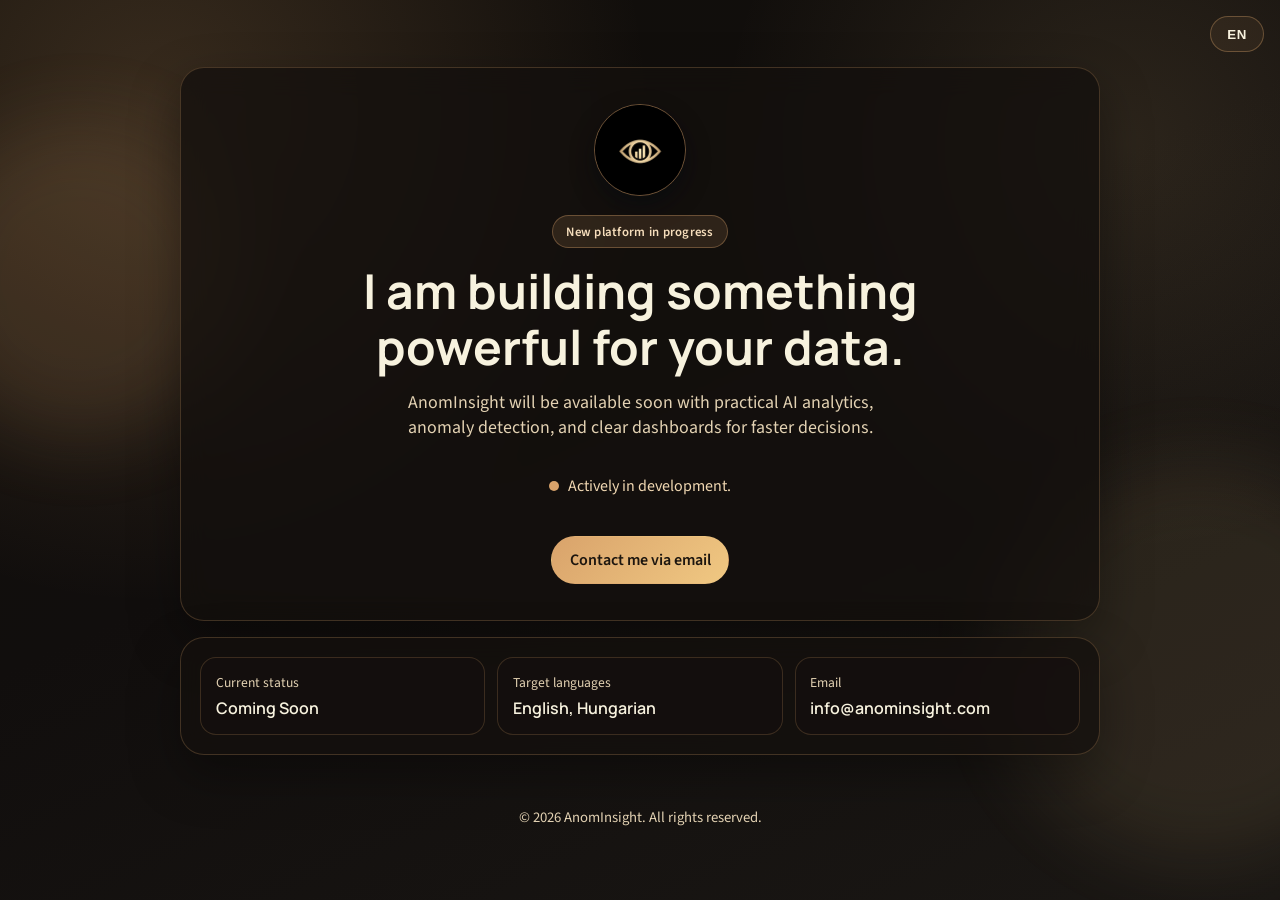
<file: index.html>
<!DOCTYPE html>
<html lang="en">
  <head>
    <meta charset="UTF-8" />
    <meta name="viewport" content="width=device-width, initial-scale=1.0" />
    <meta
      name="description"
      content="AnomInsight is launching soon. AI-powered analytics and anomaly detection for data-driven teams."
    />
    <meta name="robots" content="index, follow" />
    <meta name="author" content="AnomInsight" />
    <meta name="theme-color" content="#090806" />
    <title>AnomInsight | Coming Soon</title>
    <link rel="canonical" href="https://anominsight.com/" />
    <link rel="icon" type="image/png" sizes="32x32" href="images/favicon-circle-32.png?v=4" />
    <link rel="icon" type="image/png" sizes="192x192" href="images/favicon-circle-192.png?v=4" />
    <link rel="apple-touch-icon" href="images/favicon-circle-512.png?v=4" />
    <link rel="shortcut icon" href="images/favicon-circle-32.png?v=4" />
    <link rel="manifest" href="site.webmanifest" />
    <link rel="preconnect" href="https://fonts.googleapis.com" />
    <link rel="preconnect" href="https://fonts.gstatic.com" crossorigin />
    <link
      href="https://fonts.googleapis.com/css2?family=Manrope:wght@600;700;800&family=Source+Sans+3:wght@400;500;600;700&display=swap"
      rel="stylesheet"
    />
    <link rel="stylesheet" href="style.css" />

    <!-- Open Graph / Facebook, LinkedIn, etc. -->
    <meta property="og:type" content="website" />
    <meta property="og:url" content="https://anominsight.com/" />
    <meta property="og:site_name" content="AnomInsight" />
    <meta property="og:locale" content="en_US" />
    <meta property="og:title" content="AnomInsight | Coming Soon" />
    <meta
      property="og:description"
      content="AnomInsight is launching soon. AI-powered analytics and anomaly detection for data-driven teams."
    />
    <meta property="og:image" content="https://anominsight.com/images/Logo_small_2.png" />
    <meta property="og:image:secure_url" content="https://anominsight.com/images/Logo_small_2.png" />
    <meta property="og:image:type" content="image/png" />
    <meta property="og:image:width" content="1254" />
    <meta property="og:image:height" content="1254" />
    <meta property="og:image:alt" content="AnomInsight logo" />

    <!-- Twitter -->
    <meta name="twitter:card" content="summary_large_image" />
    <meta name="twitter:title" content="AnomInsight | Coming Soon" />
    <meta
      name="twitter:description"
      content="AnomInsight is launching soon. AI-powered analytics and anomaly detection for data-driven teams."
    />
    <meta name="twitter:image" content="https://anominsight.com/images/Logo_small_2.png" />

    <script type="application/ld+json">
      {
        "@context": "https://schema.org",
        "@type": "Organization",
        "name": "AnomInsight",
        "url": "https://anominsight.com/",
        "logo": "https://anominsight.com/images/Logo_small_2.png",
        "email": "info@anominsight.com",
        "description": "AI-powered analytics and anomaly detection for data-driven teams.",
        "sameAs": ["https://github.com/AnomInsight"],
        "founder": {
          "@type": "Person",
          "name": "Bence Csomor",
          "sameAs": "https://www.linkedin.com/in/bence-csomor-923a8b3b2/"
        }
      }
    </script>
  </head>
  <body>
    <button class="lang-toggle" type="button" aria-label="Switch language" data-i18n="lang.toggle">HU</button>

    <div class="bg-shape bg-shape-left" aria-hidden="true"></div>
    <div class="bg-shape bg-shape-right" aria-hidden="true"></div>

    <main class="page">
      <section class="hero card reveal">
        <div class="hero-brand">
          <img class="logo" src="images/logo-circle-184.png" alt="AnomInsight logo" width="92" height="92" />
          <p class="pill" data-i18n="hero.pill">New platform in progress</p>
        </div>
        <h1 data-i18n="hero.title">I am building something powerful for your data.</h1>
        <p class="lead" data-i18n="hero.lead">
          AnomInsight will be available soon with practical AI analytics, anomaly detection, and clear dashboards for
          faster decisions.
        </p>

        <div class="status-wrap">
          <span class="status-dot" aria-hidden="true"></span>
          <p data-i18n="status.text">Actively in development.</p>
        </div>

        <div class="actions">
          <a class="btn btn-primary" href="mailto:info@anominsight.com" data-i18n="hero.contactEmail"
            >Contact me via email</a
          >
        </div>
      </section>

      <section class="meta card reveal">
        <div class="meta-item">
          <p class="meta-label" data-i18n="meta.statusLabel">Current status</p>
          <p class="meta-value" data-i18n="meta.statusValue">Coming Soon</p>
        </div>
        <div class="meta-item">
          <p class="meta-label" data-i18n="meta.targetLanguagesLabel">Target languages</p>
          <p class="meta-value" data-i18n="meta.targetLanguagesValue">English, Hungarian</p>
        </div>
        <div class="meta-item">
          <p class="meta-label" data-i18n="meta.emailLabel">Email</p>
          <p class="meta-value">info@anominsight.com</p>
        </div>
      </section>
    </main>

    <footer class="footer reveal">
      <p data-i18n-html="footer.copy">© <span id="year"></span> AnomInsight. All rights reserved.</p>
    </footer>

    <script src="script.js"></script>
  </body>
</html>
</file>
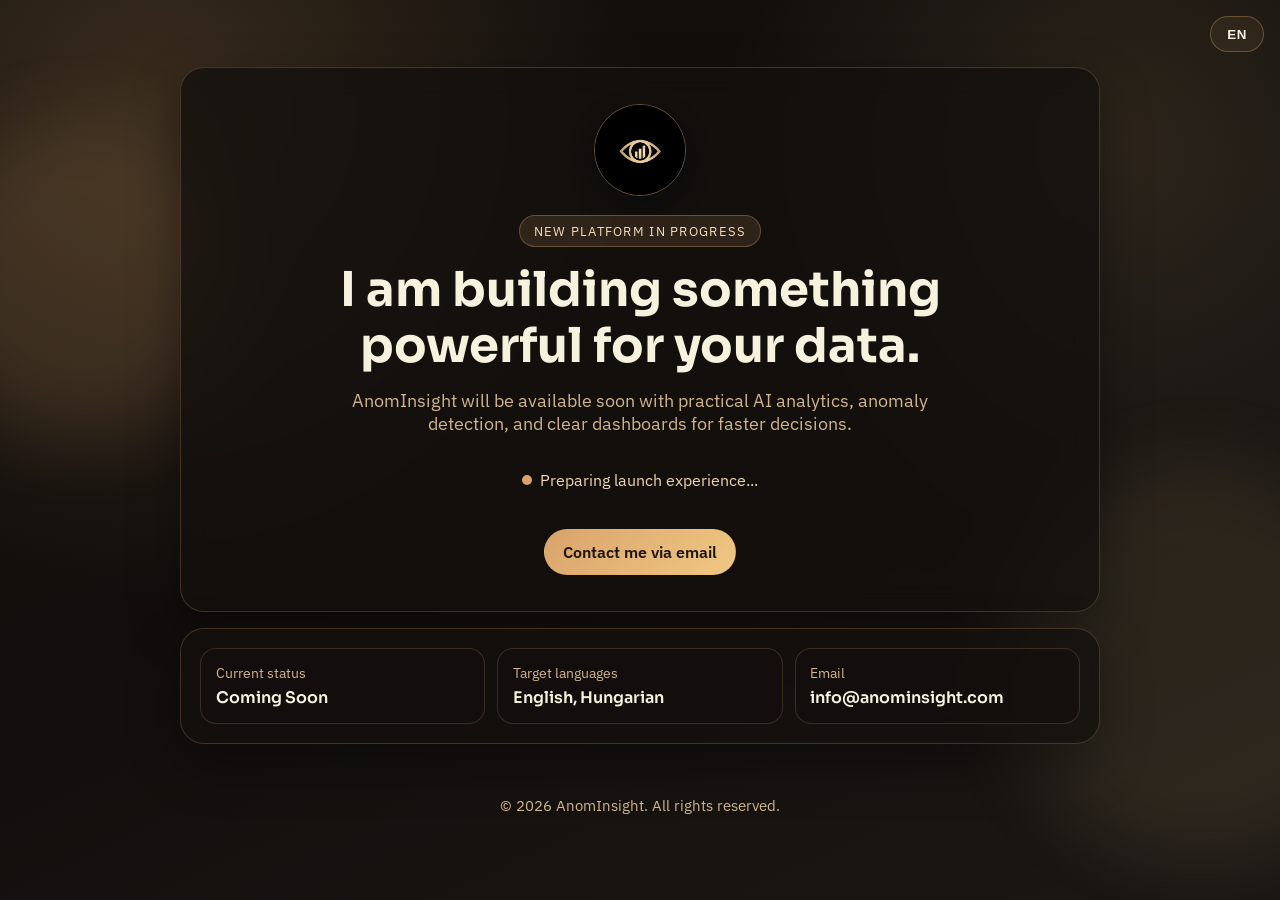
<file: src/frontend/index.html>
<!DOCTYPE html>
<html lang="en">
  <head>
    <meta charset="UTF-8" />
    <meta name="viewport" content="width=device-width, initial-scale=1.0" />
    <meta
      name="description"
      content="AnomInsight is launching soon. AI-powered analytics and anomaly detection for data-driven teams."
    />
    <title>AnomInsight | Coming Soon</title>
    <link rel="icon" type="image/png" sizes="32x32" href="images/favicon-circle-32.png?v=4" />
    <link rel="icon" type="image/png" sizes="192x192" href="images/favicon-circle-192.png?v=4" />
    <link rel="apple-touch-icon" href="images/favicon-circle-512.png?v=4" />
    <link rel="shortcut icon" href="images/favicon-circle-32.png?v=4" />
    <link rel="preconnect" href="https://fonts.googleapis.com" />
    <link rel="preconnect" href="https://fonts.gstatic.com" crossorigin />
    <link
      href="https://fonts.googleapis.com/css2?family=Sora:wght@500;600;700;800&family=IBM+Plex+Sans:wght@400;500;600&display=swap"
      rel="stylesheet"
    />
    <link rel="stylesheet" href="style.css" />
  </head>
  <body>
    <button class="lang-toggle" type="button" aria-label="Switch language" data-i18n="lang.toggle">HU</button>

    <div class="bg-shape bg-shape-left" aria-hidden="true"></div>
    <div class="bg-shape bg-shape-right" aria-hidden="true"></div>

    <main class="page">
      <section class="hero card reveal">
        <div class="hero-brand">
          <img class="logo" src="../../images/Logo_small_2.png" alt="AnomInsight logo" />
          <p class="pill" data-i18n="hero.pill">New platform in progress</p>
        </div>
        <h1 data-i18n="hero.title">I am building something powerful for your data.</h1>
        <p class="lead" data-i18n="hero.lead">
          AnomInsight will be available soon with practical AI analytics, anomaly detection, and clear dashboards for
          faster decisions.
        </p>

        <div class="status-wrap">
          <span class="status-dot" aria-hidden="true"></span>
          <p id="statusText">Preparing launch experience...</p>
        </div>

        <div class="actions">
          <a class="btn btn-primary" href="mailto:info@anominsight.com" data-i18n="hero.contactEmail"
            >Contact me via email</a
          >
        </div>
      </section>

      <section class="meta card reveal">
        <div class="meta-item">
          <p class="meta-label" data-i18n="meta.statusLabel">Current status</p>
          <p class="meta-value" data-i18n="meta.statusValue">Coming Soon</p>
        </div>
        <div class="meta-item">
          <p class="meta-label" data-i18n="meta.targetLanguagesLabel">Target languages</p>
          <p class="meta-value" data-i18n="meta.targetLanguagesValue">English, Hungarian</p>
        </div>
        <div class="meta-item">
          <p class="meta-label" data-i18n="meta.emailLabel">Email</p>
          <p class="meta-value">info@anominsight.com</p>
        </div>
      </section>
    </main>

    <footer class="footer reveal">
      <p data-i18n-html="footer.copy">© <span id="year"></span> AnomInsight. All rights reserved.</p>
    </footer>

    <script src="js/script.js"></script>
  </body>
</html>
</file>
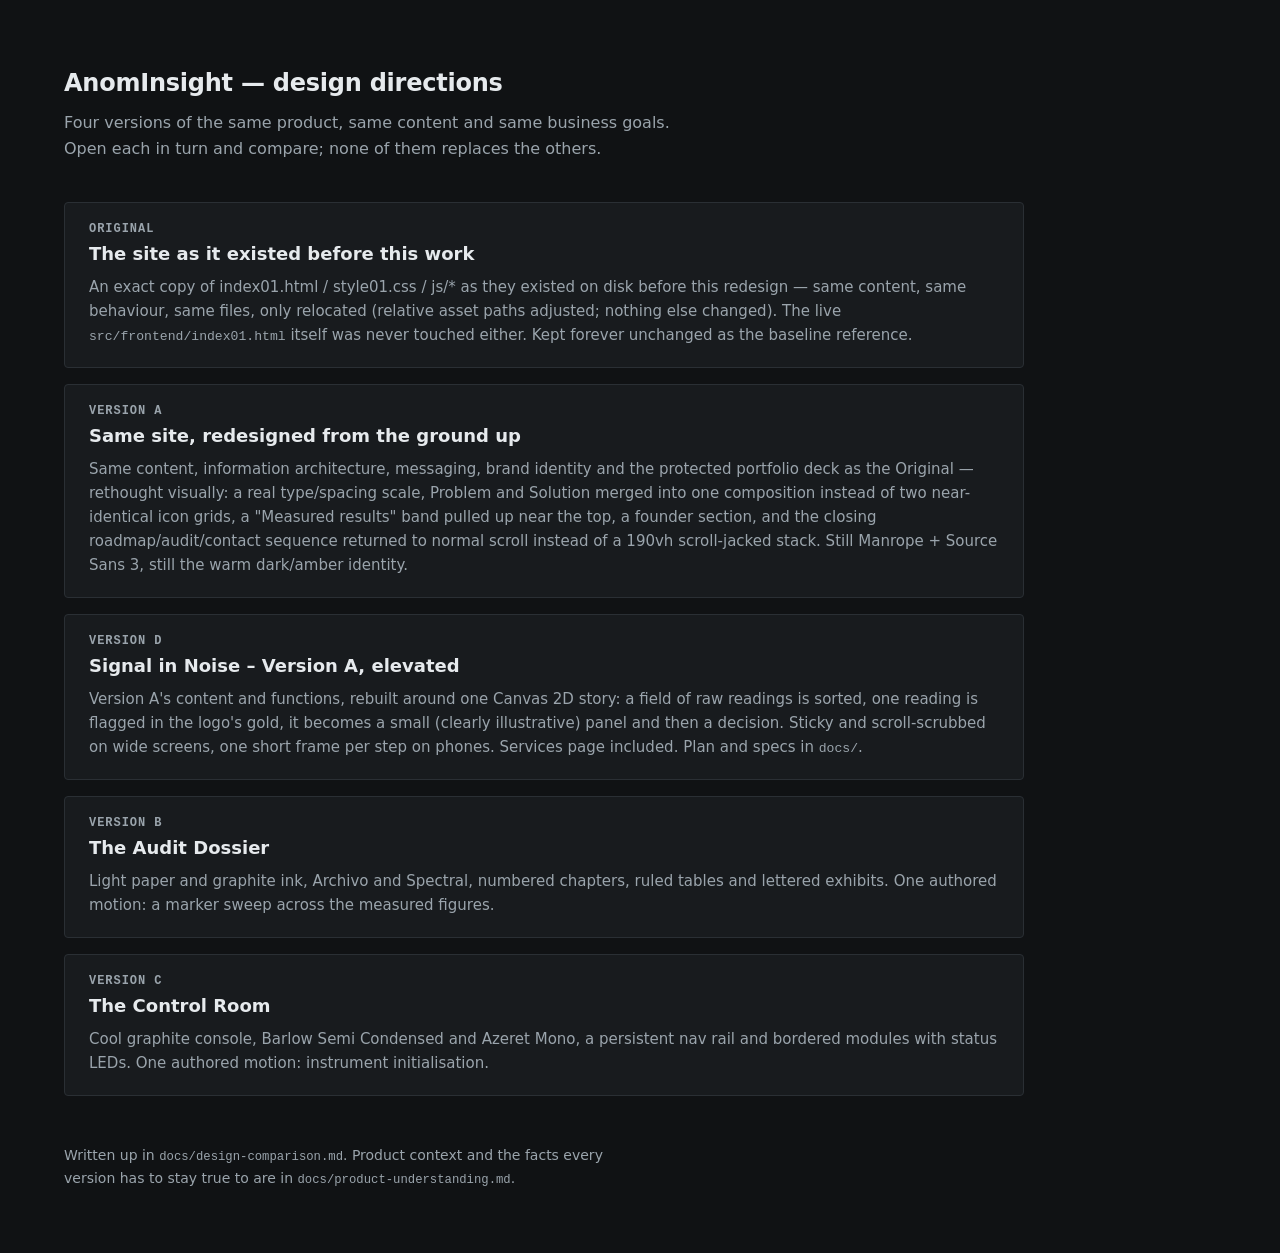
<file: src/frontend/versions/index.html>
<!DOCTYPE html>
<html lang="en">
  <head>
    <meta charset="UTF-8" />
    <meta name="viewport" content="width=device-width, initial-scale=1.0" />
    <meta name="robots" content="noindex" />
    <title>AnomInsight — design directions</title>
    <link rel="icon" type="image/png" sizes="32x32" href="../../../images/favicon-circle-32.png?v=4" />
    <style>
      :root {
        color-scheme: light dark;
        --bg: #101214;
        --panel: #181b1e;
        --line: #2a2f34;
        --text: #e6eaed;
        --muted: #9aa4ac;
      }
      * { box-sizing: border-box; }
      body {
        margin: 0;
        min-height: 100vh;
        padding: clamp(1.5rem, 5vw, 4rem);
        background: var(--bg);
        color: var(--text);
        font: 400 16px/1.6 ui-sans-serif, system-ui, sans-serif;
      }
      h1 { font-size: 1.5rem; margin: 0 0 0.5rem; letter-spacing: -0.01em; }
      .intro { color: var(--muted); max-width: 62ch; margin: 0 0 2.5rem; }
      ul { list-style: none; margin: 0; padding: 0; display: grid; gap: 1rem; max-width: 60rem; }
      a.card {
        display: grid;
        gap: 0.35rem;
        padding: 1.25rem 1.5rem;
        background: var(--panel);
        border: 1px solid var(--line);
        border-radius: 4px;
        color: inherit;
        text-decoration: none;
        transition: border-color 140ms ease, background-color 140ms ease;
      }
      a.card:hover, a.card:focus-visible { border-color: #4a545c; background: #1d2125; }
      a.card:focus-visible { outline: 2px solid #4caf7d; outline-offset: 2px; }
      .tag { font: 600 0.75rem/1 ui-monospace, monospace; letter-spacing: 0.08em; color: var(--muted); text-transform: uppercase; }
      .name { font-size: 1.125rem; font-weight: 600; }
      .desc { color: var(--muted); font-size: 0.9375rem; }
      footer { margin-top: 3rem; color: var(--muted); font-size: 0.875rem; max-width: 62ch; }
      code { font-family: ui-monospace, monospace; font-size: 0.875em; }
    </style>
  </head>
  <body>
    <h1>AnomInsight — design directions</h1>
    <p class="intro">
      Four versions of the same product, same content and same business goals. Open each in turn and
      compare; none of them replaces the others.
    </p>

    <ul>
      <li>
        <a class="card" href="original/index.html">
          <span class="tag">Original</span>
          <span class="name">The site as it existed before this work</span>
          <span class="desc">
            An exact copy of index01.html / style01.css / js/* as they existed on disk before this
            redesign — same content, same behaviour, same files, only relocated (relative asset paths
            adjusted; nothing else changed). The live <code>src/frontend/index01.html</code> itself was
            never touched either. Kept forever unchanged as the baseline reference.
          </span>
        </a>
      </li>
      <li>
        <a class="card" href="a/index.html">
          <span class="tag">Version A</span>
          <span class="name">Same site, redesigned from the ground up</span>
          <span class="desc">
            Same content, information architecture, messaging, brand identity and the protected
            portfolio deck as the Original — rethought visually: a real type/spacing scale, Problem and
            Solution merged into one composition instead of two near-identical icon grids, a "Measured
            results" band pulled up near the top, a founder section, and the closing
            roadmap/audit/contact sequence returned to normal scroll instead of a 190vh scroll-jacked
            stack. Still Manrope + Source Sans 3, still the warm dark/amber identity.
          </span>
        </a>
      </li>
      <li>
        <a class="card" href="d/index.html">
          <span class="tag">Version D</span>
          <span class="name">Signal in Noise – Version A, elevated</span>
          <span class="desc">
            Version A's content and functions, rebuilt around one Canvas 2D story: a field of raw
            readings is sorted, one reading is flagged in the logo's gold, it becomes a small
            (clearly illustrative) panel and then a decision. Sticky and scroll-scrubbed on wide
            screens, one short frame per step on phones. Services page included. Plan and specs in
            <code>docs/</code>.
          </span>
        </a>
      </li>
      <li>
        <a class="card" href="b/index.html">
          <span class="tag">Version B</span>
          <span class="name">The Audit Dossier</span>
          <span class="desc">
            Light paper and graphite ink, Archivo and Spectral, numbered chapters, ruled tables and
            lettered exhibits. One authored motion: a marker sweep across the measured figures.
          </span>
        </a>
      </li>
      <li>
        <a class="card" href="c/index.html">
          <span class="tag">Version C</span>
          <span class="name">The Control Room</span>
          <span class="desc">
            Cool graphite console, Barlow Semi Condensed and Azeret Mono, a persistent nav rail and
            bordered modules with status LEDs. One authored motion: instrument initialisation.
          </span>
        </a>
      </li>
    </ul>

    <footer>
      Written up in <code>docs/design-comparison.md</code>. Product context and the facts every
      version has to stay true to are in <code>docs/product-understanding.md</code>.
    </footer>
  </body>
</html>
</file>
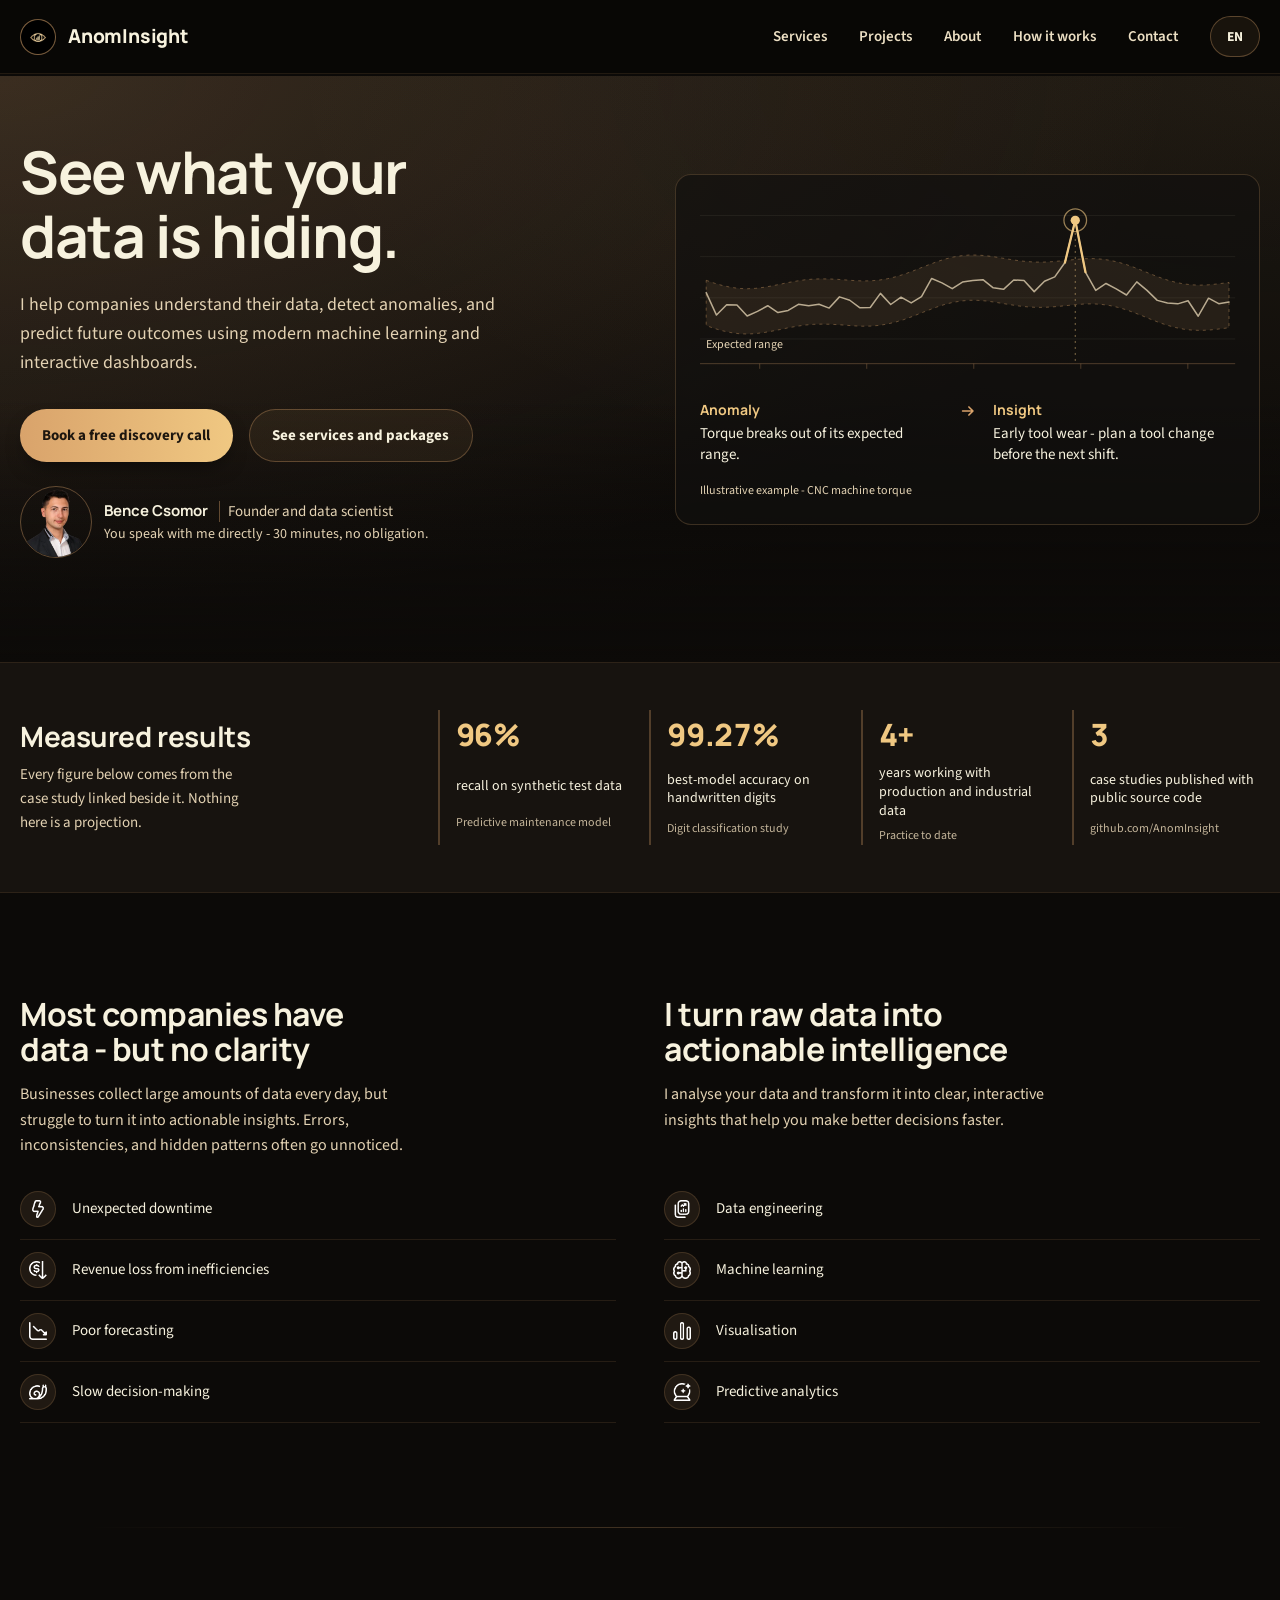
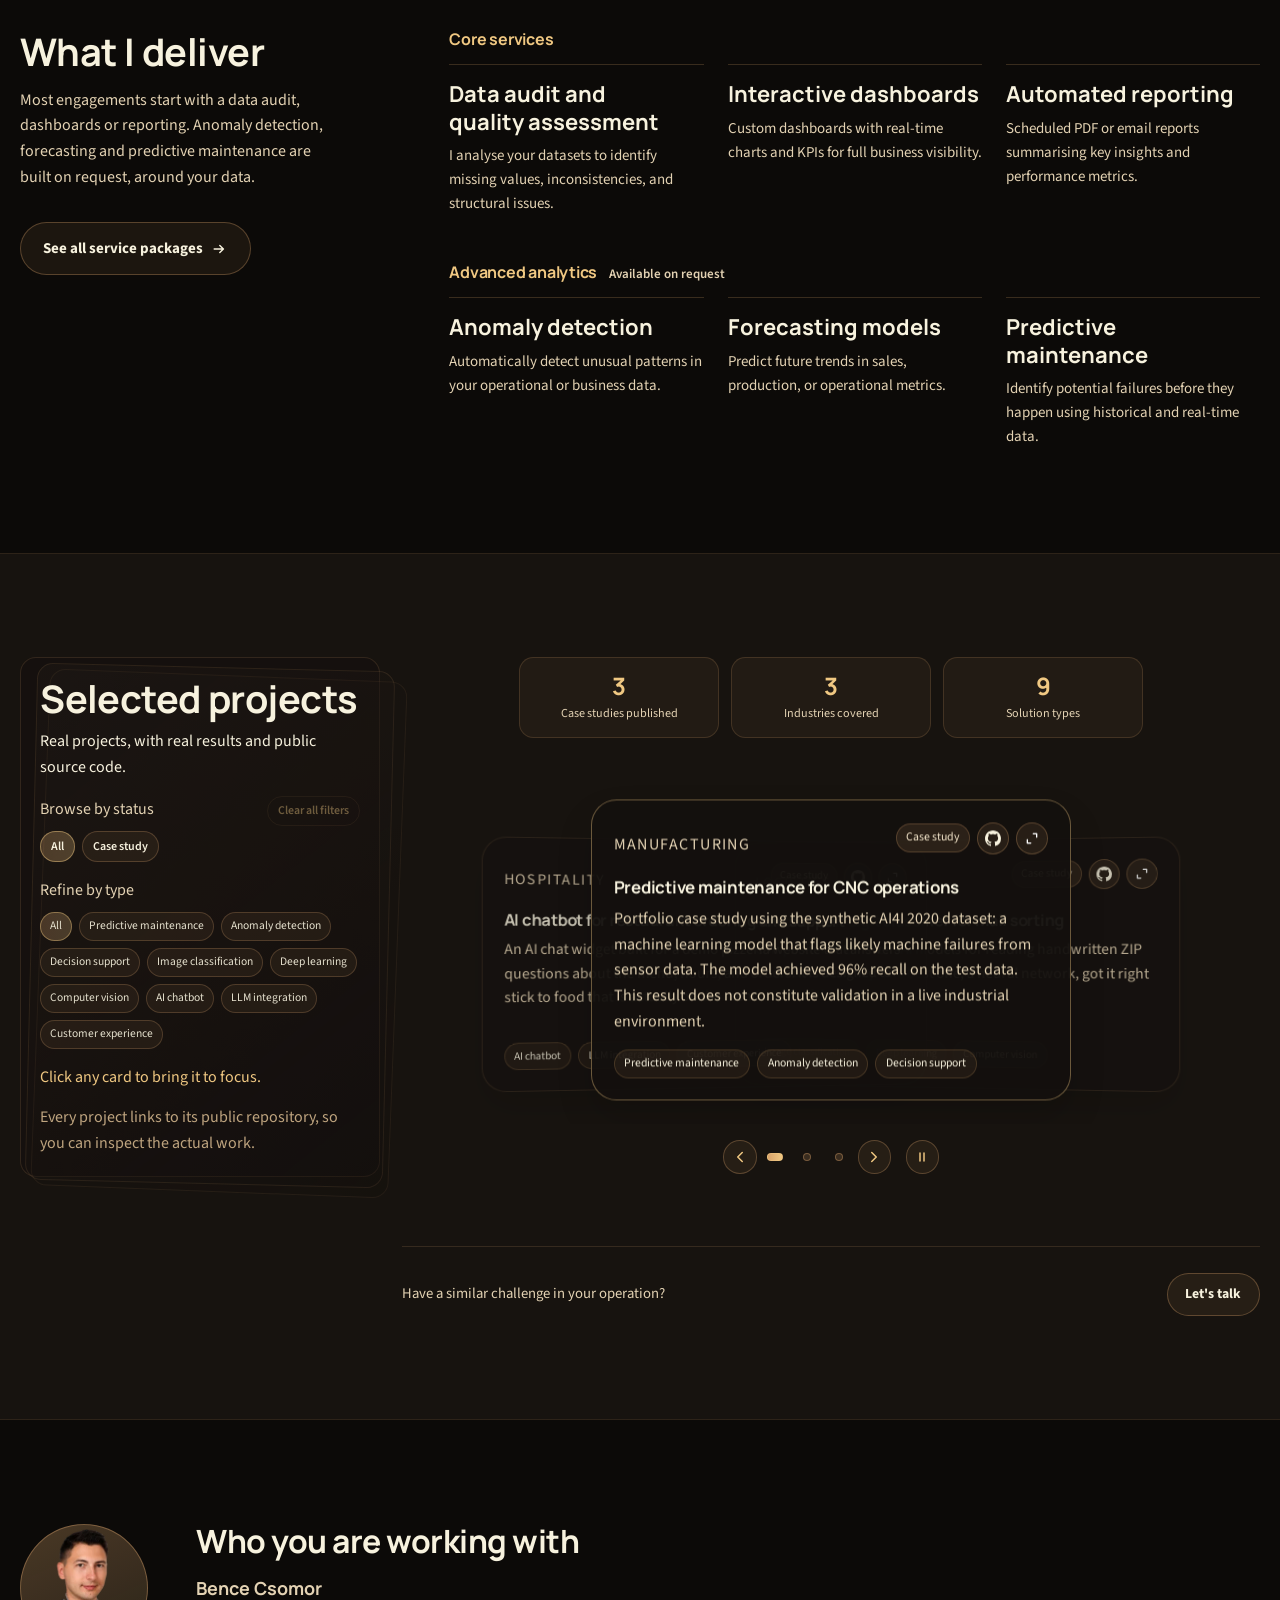
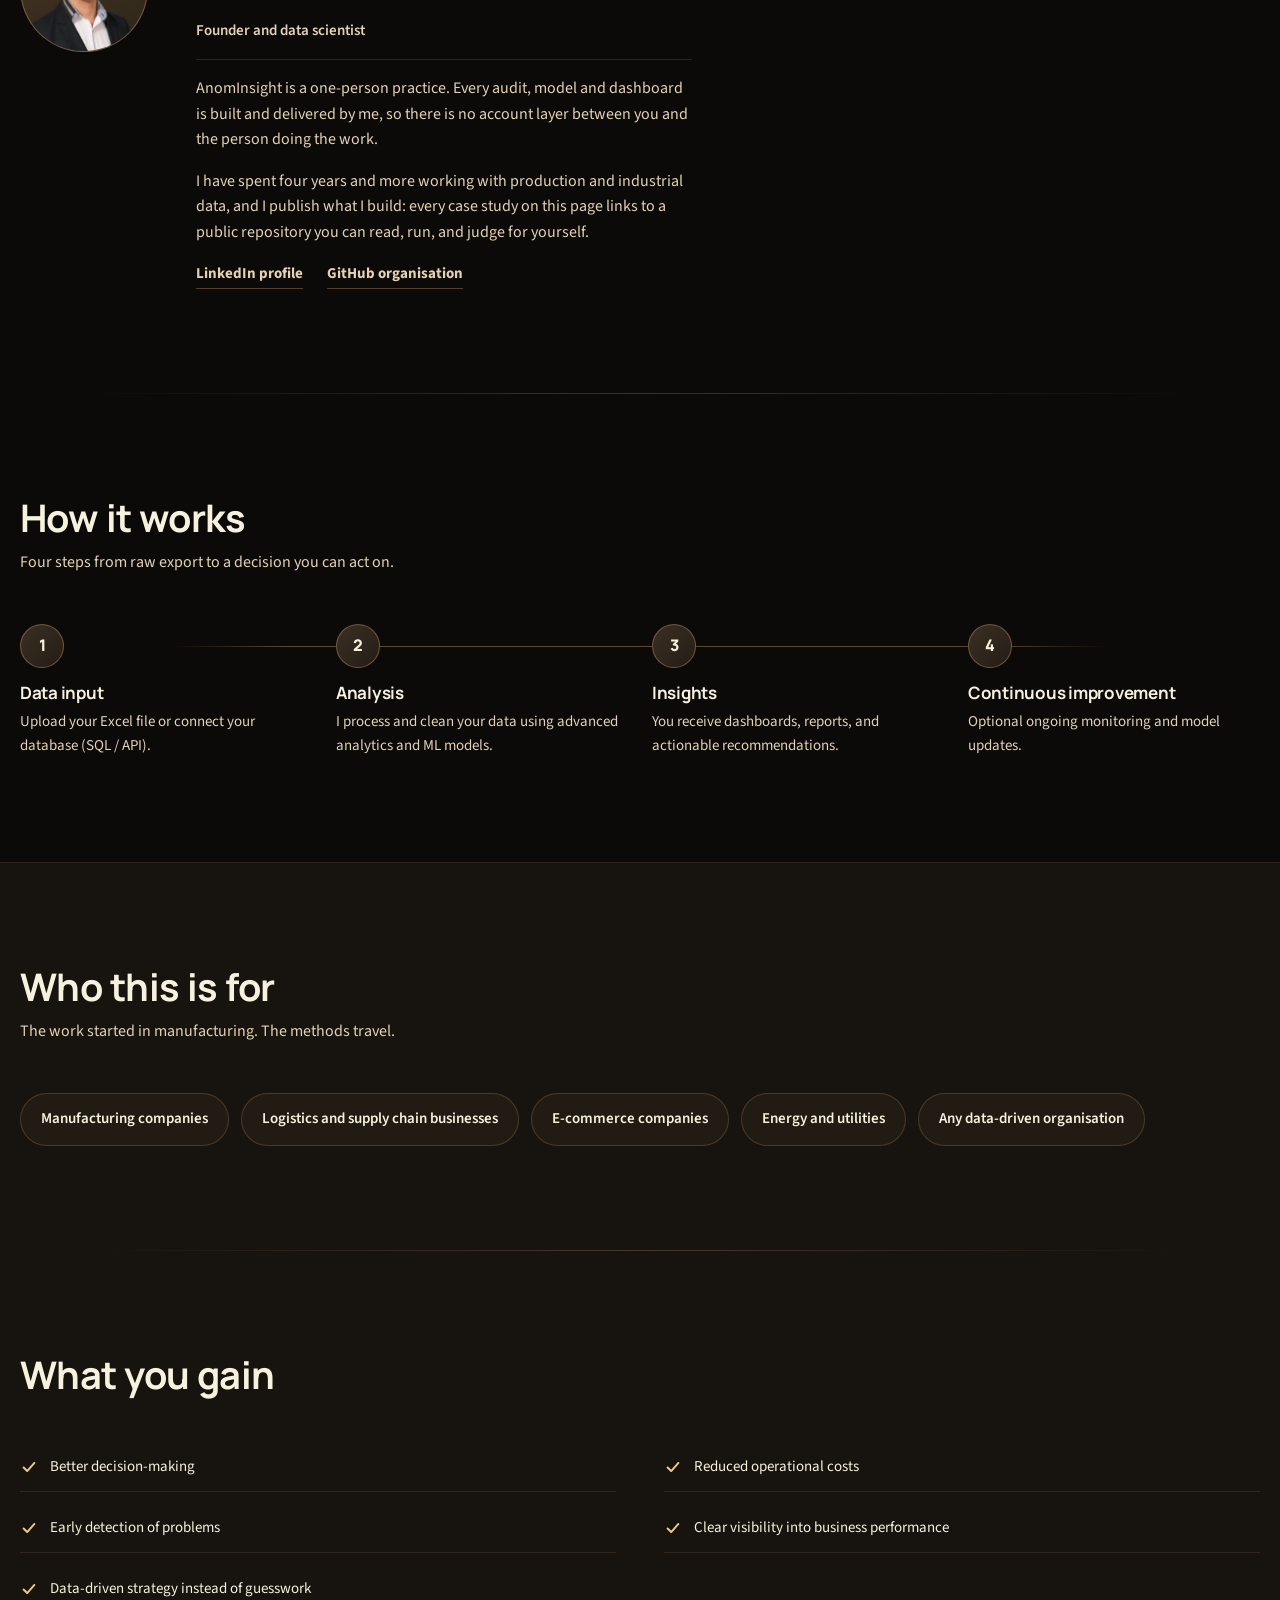
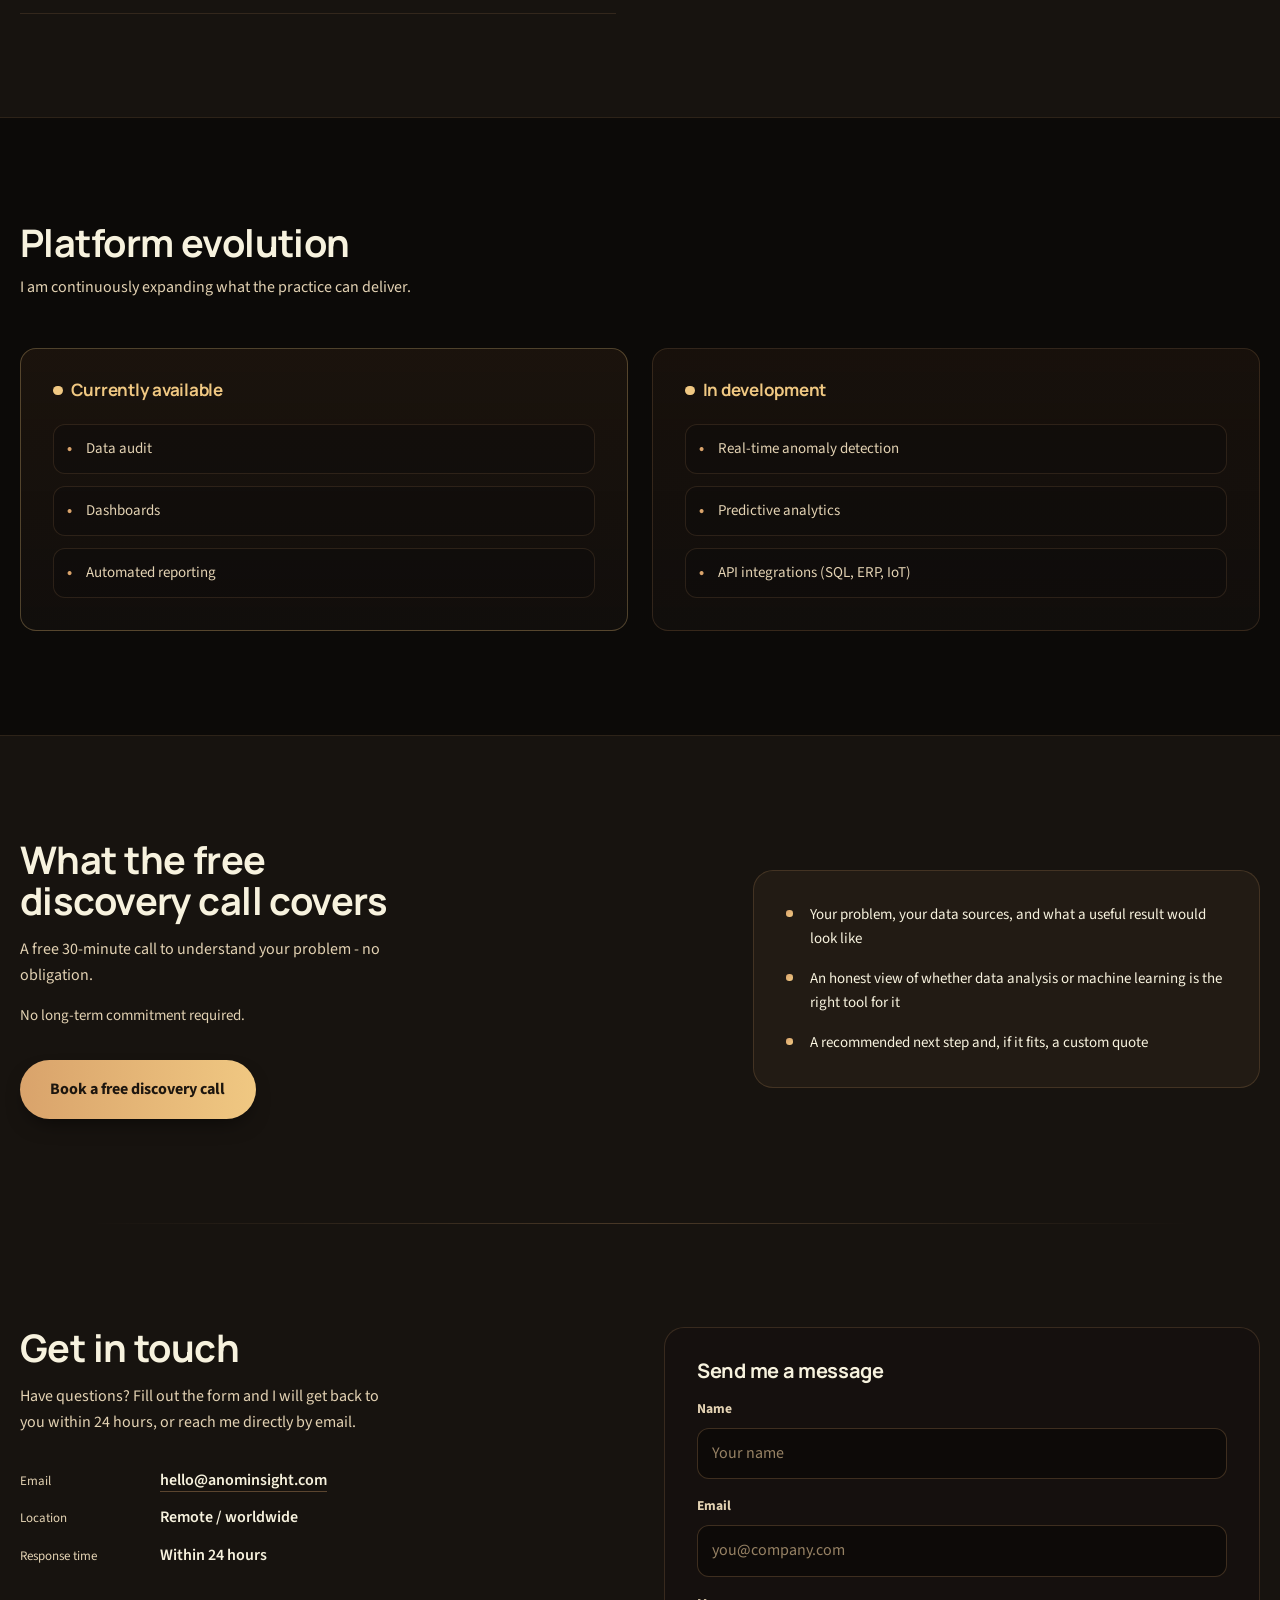
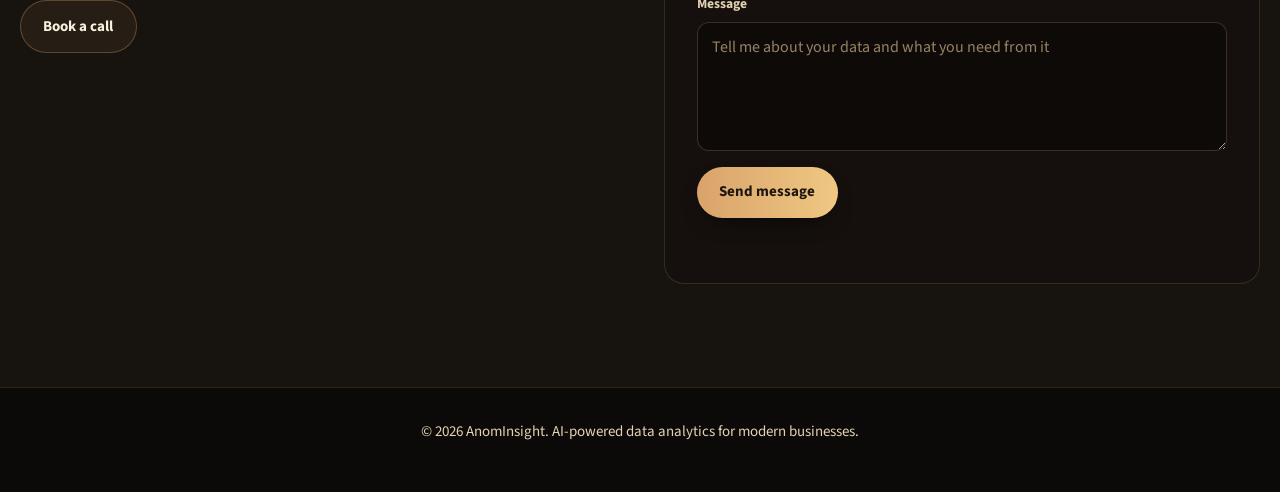
<file: src/frontend/versions/a/index.html>
<!DOCTYPE html>
<html lang="en">
  <head>
    <meta charset="UTF-8" />
    <meta name="viewport" content="width=device-width, initial-scale=1.0" />
    <meta name="description" content="AnomInsight – a founder-led AI data analytics practice for manufacturing and industrial operations. Anomaly detection, predictive maintenance, forecasting and dashboards, with published case studies." />
    <meta name="robots" content="noindex" />
    <title data-i18n="home.pageTitle">AnomInsight – AI analytics and anomaly detection for industry</title>
    <link rel="icon" type="image/png" sizes="32x32" href="../../../../images/favicon-circle-32.png?v=4" />
    <link rel="icon" type="image/png" sizes="192x192" href="../../../../images/favicon-circle-192.png?v=4" />
    <link rel="apple-touch-icon" href="../../../../images/favicon-circle-512.png?v=4" />
    <!-- Self-hosted fonts (see @font-face in style.css); preload the two latin files every page needs. -->
    <link rel="preload" href="../../../../fonts/source-sans-3-latin.woff2" as="font" type="font/woff2" crossorigin />
    <link rel="preload" href="../../../../fonts/manrope-latin.woff2" as="font" type="font/woff2" crossorigin />
    <link rel="stylesheet" href="style.css" />
    <link rel="modulepreload" href="portfolio.js" />
    <link rel="modulepreload" href="../../shared/portfolio-data.js" />
  </head>
  <body>
    <a class="skip-link" href="#top" data-i18n="a11y.skip">Skip to content</a>
    <!-- Referenced by aria-describedby on every link that opens a new tab. -->
    <span id="newTabHint" hidden data-i18n="a11y.newTab">Opens in a new tab</span>

    <header class="site-header">
      <div class="shell site-header__inner">
        <a class="brand" href="#top">
          <span class="brand__mark"><img src="../../../../images/logo-circle-96.png" alt="" width="30" height="30" loading="eager" /></span>
          <span class="brand__name">AnomInsight</span>
        </a>

        <button class="menu-toggle" type="button" aria-label="Menu" data-i18n-aria="a11y.menu" aria-expanded="false" aria-controls="navLinks">
          <span></span><span></span><span></span>
        </button>

        <div class="nav-actions" id="navLinks">
          <nav class="nav-links" aria-label="Main navigation" data-i18n-aria="a11y.primaryNav">
            <a href="services.html" data-i18n="nav.services">Services</a>
            <a href="#projects" data-i18n="nav.projects">Projects</a>
            <a href="#about" data-i18n="nav.about">About</a>
            <a href="#method" data-i18n="nav.method">How it works</a>
            <a href="#contact" data-i18n="nav.contact">Contact</a>
          </nav>
          <button class="lang" type="button" data-lang-toggle data-i18n-aria="lang.switchAria" aria-label="Switch to Hungarian">
            <span data-i18n="lang.switchTo">EN</span>
          </button>
        </div>
      </div>
    </header>

    <main id="top" tabindex="-1">
      <section class="hero" aria-labelledby="hero-title">
        <div class="shell hero__grid">
          <div class="hero__copy">
            <h1 id="hero-title" data-i18n="hero.heading">See what your data is hiding.</h1>
            <p class="hero__lead" data-i18n="hero.copy">I help companies understand their data, detect anomalies, and predict future outcomes using modern machine learning and interactive dashboards.</p>
            <div class="hero__actions">
              <a class="btn btn--primary" href="https://calendar.app.google/ckrBNEpqXD8Vm8Ji6" target="_blank" rel="noopener noreferrer" aria-describedby="newTabHint" data-i18n="offer.discoveryCta">Book a free discovery call</a>
              <a class="btn btn--ghost" href="services.html" data-i18n="offer.servicesCta">See services and packages</a>
            </div>
            <!-- Puts a face and a name to the "I" in the lead, beside the call it refers to. -->
            <div class="hero__byline">
              <picture>
                <source srcset="../../../../images/founder-bence-csomor-256.webp" type="image/webp" />
                <img src="../../../../images/founder-bence-csomor.png" alt="" width="72" height="72" decoding="async" />
              </picture>
              <div class="hero__byline-text">
                <p><strong data-i18n="about.name">Bence Csomor</strong> <span class="hero__byline-role" data-i18n="about.role">Founder and data scientist</span></p>
                <p class="hero__byline-note" data-i18n="hero.callNote">You speak with me directly – 30 minutes, no obligation.</p>
              </div>
            </div>
          </div>

          <!-- The name, drawn: a reading leaves the range learned from history
               (anomaly), and gets read as a cause and a next step (insight).
               Schematic, and captioned as such - no real data is implied. -->
          <figure class="signal">
            <div class="signal__plot">
              <svg viewBox="0 24 520 172" role="img" aria-label="Line chart: a torque reading stays inside its expected range, then one reading breaks out of it and is flagged as an anomaly." data-i18n-aria="hero.signal.chartAria">
                <g class="signal__grid">
                  <path d="M0 40H520M0 80H520M0 120H520M0 160H520" />
                </g>
                <path class="signal__band" d="M6,103 L14,105.8 L22,108.1 L30,109.8 L38,110.9 L46,111.2 L54,110.8 L62,109.8 L70,108.4 L78,106.8 L86,105.1 L94,103.7 L102,102.5 L110,101.8 L118,101.6 L126,101.7 L134,102.1 L142,102.7 L150,103.3 L158,103.6 L166,103.5 L174,102.8 L182,101.5 L190,99.6 L198,97.2 L206,94.3 L214,91.1 L222,88 L230,85 L238,82.4 L246,80.4 L254,79.1 L262,78.4 L270,78.5 L278,79.1 L286,80.2 L294,81.5 L302,82.8 L310,84 L318,84.8 L326,85.3 L334,85.3 L342,84.9 L350,84.2 L358,83.4 L366,82.6 L374,82 L382,81.9 L390,82.4 L398,83.5 L406,85.3 L414,87.6 L422,90.5 L430,93.6 L438,96.9 L446,100 L454,102.7 L462,104.9 L470,106.5 L478,107.4 L486,107.7 L494,107.4 L502,106.6 L510,105.6 L514,105.1 L514,149.1 L510,149.6 L502,150.6 L494,151.4 L486,151.7 L478,151.4 L470,150.5 L462,148.9 L454,146.7 L446,144 L438,140.9 L430,137.6 L422,134.5 L414,131.6 L406,129.3 L398,127.5 L390,126.4 L382,125.9 L374,126 L366,126.6 L358,127.4 L350,128.2 L342,128.9 L334,129.3 L326,129.3 L318,128.8 L310,128 L302,126.8 L294,125.5 L286,124.2 L278,123.1 L270,122.5 L262,122.4 L254,123.1 L246,124.4 L238,126.4 L230,129 L222,132 L214,135.1 L206,138.3 L198,141.2 L190,143.6 L182,145.5 L174,146.8 L166,147.5 L158,147.6 L150,147.3 L142,146.7 L134,146.1 L126,145.7 L118,145.6 L110,145.8 L102,146.5 L94,147.7 L86,149.1 L78,150.8 L70,152.4 L62,153.8 L54,154.8 L46,155.2 L38,154.9 L30,153.8 L22,152.1 L14,149.8 L6,147 Z" />
                <path class="signal__axis" d="M0 184H520M58 184v5M162 184v5M266 184v5M370 184v5M474 184v5" />
                <polyline class="signal__reading" points="6,115 16,136.8 25.9,126.8 35.9,126.9 45.8,137.7 55.8,133.2 65.8,127.7 75.7,134.3 85.7,132.3 95.6,126.3 105.6,127.8 115.6,126.3 125.5,130 135.5,119.1 145.5,122.4 155.4,129.7 165.4,129.4 175.3,115.7 185.3,126.5 195.3,119.4 205.2,125 215.2,118.8 225.1,101.2 235.1,105.5 245.1,111.1 255,104.7 265,103.2 274.9,102.4 284.9,110.3 294.9,111.8 304.8,102.7 314.8,103.2 324.7,114 334.7,103.9 344.7,99.7 354.6,85.7 364.6,44.7 374.5,95 384.5,112.8 394.5,106.1 404.4,111.4 414.4,117.3 424.4,104.5 434.3,112.8 444.3,122.5 454.2,125 464.2,125.9 474.2,122.9 484.1,137.9 494.1,120.4 504,125.7 514,124" />
                <polyline class="signal__excursion" points="354.6,85.7 364.6,44.7 374.5,95" />
                <path class="signal__leader" d="M364.6 57V184" />
                <circle class="signal__ring" cx="364.6" cy="44.7" r="11" />
                <circle class="signal__point" cx="364.6" cy="44.7" r="4.5" />
              </svg>
              <span class="signal__band-label" aria-hidden="true" data-i18n="hero.signal.band">Expected range</span>
            </div>
            <div class="signal__readout">
              <p class="signal__step">
                <span class="signal__key" data-i18n="hero.signal.anomalyKey">Anomaly</span>
                <span data-i18n="hero.signal.anomaly">Torque breaks out of its expected range.</span>
              </p>
              <svg class="signal__arrow" viewBox="0 0 20 20" width="18" height="18" aria-hidden="true"><path d="M4 10h11M11 5.5L15.5 10 11 14.5" fill="none" stroke="currentColor" stroke-width="1.8" stroke-linecap="round" stroke-linejoin="round" /></svg>
              <p class="signal__step">
                <span class="signal__key" data-i18n="hero.signal.insightKey">Insight</span>
                <span data-i18n="hero.signal.insight">Early tool wear – plan a tool change before the next shift.</span>
              </p>
            </div>
            <figcaption data-i18n="hero.signal.caption">Illustrative example – CNC machine torque</figcaption>
          </figure>
        </div>
      </section>

      <section class="proof band" id="proof" aria-labelledby="proof-title">
        <div class="shell proof__grid">
          <div class="proof__intro">
            <h2 id="proof-title" data-i18n="proof.heading">Measured results</h2>
            <p data-i18n="proof.note">Every figure below comes from the case study linked beside it. Nothing here is a projection.</p>
          </div>
          <ul class="proof__figures">
            <li class="proof__figure">
              <span class="proof__value" data-i18n="proof.recall.value">96%</span>
              <span class="proof__label" data-i18n="proof.recall.labelA">recall on synthetic test data</span>
              <span class="proof__source" data-i18n="proof.recall.source">Predictive maintenance model</span>
            </li>
            <li class="proof__figure">
              <span class="proof__value" data-i18n="proof.accuracy.value">99.27%</span>
              <span class="proof__label" data-i18n="proof.accuracy.label">best-model accuracy on handwritten digits</span>
              <span class="proof__source" data-i18n="proof.accuracy.source">Digit classification study</span>
            </li>
            <li class="proof__figure">
              <span class="proof__value" data-i18n="proof.experience.value">4+</span>
              <span class="proof__label" data-i18n="proof.experience.label">years working with production and industrial data</span>
              <span class="proof__source" data-i18n="proof.experience.source">Practice to date</span>
            </li>
            <li class="proof__figure">
              <span class="proof__value" data-i18n="proof.repos.value">3</span>
              <span class="proof__label" data-i18n="proof.repos.label">case studies published with public source code</span>
              <span class="proof__source" data-i18n="proof.repos.source">github.com/AnomInsight</span>
            </li>
          </ul>
        </div>
      </section>

      <section class="approach" id="approach">
        <div class="shell approach__grid">
          <h2 class="approach__heading approach__heading--problem" data-i18n="problem.title">Most companies have data – but no clarity</h2>
          <p class="approach__lead approach__lead--problem" data-i18n="problem.text">Businesses collect large amounts of data every day, but struggle to turn it into actionable insights. Errors, inconsistencies, and hidden patterns often go unnoticed.</p>
          <ul class="approach__list approach__list--problem">
            <li><span class="approach__icon"><img src="../../../../images/icons/bolt.png" alt="" width="64" height="64" loading="lazy" /></span><span data-i18n="problem.issue1">Unexpected downtime</span></li>
            <li><span class="approach__icon"><img src="../../../../images/icons/cheap-dollar.png" alt="" width="64" height="64" loading="lazy" /></span><span data-i18n="problem.issue2">Revenue loss from inefficiencies</span></li>
            <li><span class="approach__icon"><img src="../../../../images/icons/chat-arrow-down.png" alt="" width="64" height="64" loading="lazy" /></span><span data-i18n="problem.issue3">Poor forecasting</span></li>
            <li><span class="approach__icon"><img src="../../../../images/icons/snail.png" alt="" width="64" height="64" loading="lazy" /></span><span data-i18n="problem.issue4">Slow decision-making</span></li>
          </ul>

          <h2 class="approach__heading approach__heading--solution" data-i18n="solution.title">I turn raw data into actionable intelligence</h2>
          <p class="approach__lead approach__lead--solution" data-i18n="solution.text">I analyse your data and transform it into clear, interactive insights that help you make better decisions faster.</p>
          <ul class="approach__list approach__list--solution">
            <li><span class="approach__icon"><img src="../../../../images/icons/data-report.png" alt="" width="64" height="64" loading="lazy" /></span><span data-i18n="solution.feature1">Data engineering</span></li>
            <li><span class="approach__icon"><img src="../../../../images/icons/brain-circuit.png" alt="" width="64" height="64" loading="lazy" /></span><span data-i18n="solution.feature2">Machine learning</span></li>
            <li><span class="approach__icon"><img src="../../../../images/icons/chart-simple.png" alt="" width="64" height="64" loading="lazy" /></span><span data-i18n="solution.feature3">Visualisation</span></li>
            <li><span class="approach__icon"><img src="../../../../images/icons/crystal-ball.png" alt="" width="64" height="64" loading="lazy" /></span><span data-i18n="solution.feature4">Predictive analytics</span></li>
          </ul>
        </div>
      </section>

      <!-- Core and advanced services as one index (previously two identical
           card grids). The full package list lives on services.html. -->
      <section class="section capabilities" id="services" aria-labelledby="capabilities-title">
        <div class="shell capabilities__grid">
          <div class="capabilities__intro">
            <h2 id="capabilities-title" data-i18n="capabilities.heading">What I deliver</h2>
            <p data-i18n="capabilities.text">Most engagements start with a data audit, dashboards or reporting. Anomaly detection, forecasting and predictive maintenance are built on request, around your data.</p>
            <a class="btn btn--ghost" href="services.html">
              <span data-i18n="services.ctaAll">See all service packages</span>
              <svg viewBox="0 0 20 20" width="16" height="16" aria-hidden="true"><path d="M4 10h11M11 5.5L15.5 10 11 14.5" fill="none" stroke="currentColor" stroke-width="1.8" stroke-linecap="round" stroke-linejoin="round" /></svg>
            </a>
          </div>
          <div class="capabilities__groups">
            <div class="capabilities__group">
              <h3 data-i18n="services.heading">Core services</h3>
              <ul class="capabilities__list">
                <li>
                  <h4 data-i18n="services.card1.title">Data audit and quality assessment</h4>
                  <p data-i18n="services.card1.text">I analyse your datasets to identify missing values, inconsistencies, and structural issues.</p>
                </li>
                <li>
                  <h4 data-i18n="services.card2.title">Interactive dashboards</h4>
                  <p data-i18n="services.card2.text">Custom dashboards with real-time charts and KPIs for full business visibility.</p>
                </li>
                <li>
                  <h4 data-i18n="services.card3.title">Automated reporting</h4>
                  <p data-i18n="services.card3.text">Scheduled PDF or email reports summarising key insights and performance metrics.</p>
                </li>
              </ul>
            </div>
            <div class="capabilities__group">
              <h3><span data-i18n="advanced.title">Advanced analytics</span> <span class="capabilities__note" data-i18n="advanced.subtitle">Available on request</span></h3>
              <ul class="capabilities__list">
                <li>
                  <h4 data-i18n="advanced.card1.title">Anomaly detection</h4>
                  <p data-i18n="advanced.card1.text">Automatically detect unusual patterns in your operational or business data.</p>
                </li>
                <li>
                  <h4 data-i18n="advanced.card2.title">Forecasting models</h4>
                  <p data-i18n="advanced.card2.text">Predict future trends in sales, production, or operational metrics.</p>
                </li>
                <li>
                  <h4 data-i18n="advanced.card3.title">Predictive maintenance</h4>
                  <p data-i18n="advanced.card3.text">Identify potential failures before they happen using historical and real-time data.</p>
                </li>
              </ul>
            </div>
          </div>
        </div>
      </section>

      <section class="section container portfolio-section band" id="projects">
        <div class="portfolio-shell">
          <div class="portfolio-sticky">
            <h2 data-i18n="portfolio.heading">Selected projects</h2>
            <p class="section-subtitle" data-i18n="portfolio.subtitle">Real projects, with real results and public source code.</p>
            <div class="portfolio-filter-header">
              <p class="portfolio-filter-title" data-i18n="portfolio.statusFiltersTitle">Browse by status</p>
              <button type="button" id="portfolioClearFilters" class="portfolio-clear-filters-btn" data-i18n="portfolio.clearAllFilters" disabled>Clear all filters</button>
            </div>
            <div class="portfolio-filters portfolio-status-filters" id="portfolioStatusFilters" aria-label="Project status filters, select one or more" data-i18n-aria="portfolio.statusFiltersAria" role="group"></div>
            <p class="portfolio-filter-title" data-i18n="portfolio.filtersTitle">Refine by type</p>
            <div class="portfolio-filters portfolio-type-filters" id="portfolioFilters" aria-label="Project type filters, select one or more" data-i18n-aria="portfolio.filtersAria" role="group"></div>
            <p class="portfolio-focus-hint" data-i18n="portfolio.focusHint">Click any card to bring it to focus.</p>
            <p class="portfolio-note" data-i18n="portfolio.note">Every project links to its public repository, so you can inspect the actual work.</p>
          </div>
          <div class="portfolio-main">
            <div class="portfolio-stats" id="portfolioStats" role="group" aria-label="Portfolio highlights" data-i18n-aria="portfolio.statsAria"></div>
            <div class="portfolio-rotator" id="portfolioTrack" role="group" aria-label="Portfolio projects" data-i18n-aria="portfolio.trackAria"></div>
            <div class="portfolio-nav" id="portfolioNav" role="group" aria-label="Portfolio navigation" data-i18n-aria="portfolio.navAria">
              <button type="button" class="portfolio-nav-arrow portfolio-nav-prev" id="portfolioNavPrev" aria-label="Previous project" data-i18n-aria="portfolio.navPrev">
                <svg viewBox="0 0 24 24" width="18" height="18" aria-hidden="true"><path d="M15 6l-6 6 6 6" fill="none" stroke="currentColor" stroke-width="2" stroke-linecap="round" stroke-linejoin="round"/></svg>
              </button>
              <div class="portfolio-nav-dots" id="portfolioNavDots" role="group" aria-label="Project pages" data-i18n-aria="portfolio.navDotsAria"></div>
              <button type="button" class="portfolio-nav-arrow portfolio-nav-next" id="portfolioNavNext" aria-label="Next project" data-i18n-aria="portfolio.navNext">
                <svg viewBox="0 0 24 24" width="18" height="18" aria-hidden="true"><path d="M9 6l6 6-6 6" fill="none" stroke="currentColor" stroke-width="2" stroke-linecap="round" stroke-linejoin="round"/></svg>
              </button>
              <button type="button" class="portfolio-nav-arrow portfolio-nav-pause" id="portfolioNavPause" aria-pressed="false" aria-label="Pause automatic rotation" data-i18n-aria="portfolio.pauseRotation">
                <svg class="icon-pause" viewBox="0 0 24 24" width="16" height="16" aria-hidden="true"><path d="M9 6v12M15 6v12" fill="none" stroke="currentColor" stroke-width="2.2" stroke-linecap="round"/></svg>
                <svg class="icon-play" viewBox="0 0 24 24" width="16" height="16" aria-hidden="true"><path d="M9 6.5v11l8.5-5.5z" fill="currentColor" stroke="currentColor" stroke-width="1.5" stroke-linejoin="round"/></svg>
              </button>
            </div>
            <div class="portfolio-cta">
              <p data-i18n="portfolio.ctaText">Have a similar challenge in your operation?</p>
              <a href="#contact" class="btn btn--ghost" data-i18n="portfolio.ctaButton">Let's talk</a>
            </div>
          </div>
        </div>
      </section>

      <div class="portfolio-detail-modal" id="portfolioDetailModal" aria-hidden="true">
        <div class="portfolio-detail-backdrop" data-close-portfolio-detail="true"></div>
        <article class="portfolio-detail-dialog" role="dialog" aria-modal="true" aria-labelledby="portfolioDetailTitle" aria-describedby="portfolioDetailText">
          <div class="portfolio-detail-top">
            <p class="portfolio-kind" id="portfolioDetailKind"></p>
            <span class="portfolio-stage" id="portfolioDetailStage"></span>
          </div>
          <h3 id="portfolioDetailTitle">Project overview</h3>
          <p id="portfolioDetailText"></p>
          <div class="portfolio-detail-meta" id="portfolioDetailMeta"></div>
          <div class="portfolio-detail-actions">
            <a class="btn btn--ghost portfolio-detail-github" id="portfolioDetailGithub" href="#" target="_blank" rel="noopener noreferrer" aria-describedby="newTabHint" hidden>
              <svg viewBox="0 0 16 16" width="16" height="16" fill="currentColor" aria-hidden="true"><path d="M8 0C3.58 0 0 3.58 0 8c0 3.54 2.29 6.53 5.47 7.59.4.07.55-.17.55-.38 0-.19-.01-.82-.01-1.49-2.01.37-2.53-.49-2.69-.94-.09-.23-.48-.94-.82-1.13-.28-.15-.68-.52-.01-.53.63-.01 1.08.58 1.23.82.72 1.21 1.87.87 2.33.66.07-.52.28-.87.51-1.07-1.78-.2-3.64-.89-3.64-3.95 0-.87.31-1.59.82-2.15-.08-.2-.36-1.02.08-2.12 0 0 .67-.21 2.2.82.64-.18 1.32-.27 2-.27.68 0 1.36.09 2 .27 1.53-1.04 2.2-.82 2.2-.82.44 1.1.16 1.92.08 2.12.51.56.82 1.27.82 2.15 0 3.07-1.87 3.75-3.65 3.95.29.25.54.73.54 1.48 0 1.07-.01 1.93-.01 2.2 0 .21.15.46.55.38A8.013 8.013 0 0 0 16 8c0-4.42-3.58-8-8-8z"/></svg>
              <span data-i18n="portfolio.githubButton">View on GitHub</span>
            </a>
            <button type="button" class="btn btn--ghost portfolio-detail-close" id="portfolioDetailCloseBtn">
              <svg viewBox="0 0 20 20" width="16" height="16" aria-hidden="true"><path d="M5 5l10 10M15 5L5 15" fill="none" stroke="currentColor" stroke-width="1.7" stroke-linecap="round" /></svg>
              <span class="sr-only" data-i18n="portfolio.detailsClose">Close</span>
            </button>
          </div>
        </article>
      </div>

      <section class="section founder" id="about">
        <div class="shell founder__grid">
          <div class="founder__portrait" aria-hidden="true">
            <picture>
              <source srcset="../../../../images/founder-bence-csomor-256.webp" type="image/webp" />
              <img src="../../../../images/founder-bence-csomor.png" alt="" width="256" height="256" loading="lazy" decoding="async" />
            </picture>
          </div>
          <div class="founder__body">
            <h2 data-i18n="about.title">Who you are working with</h2>
            <p class="founder__name" data-i18n="about.name">Bence Csomor</p>
            <p class="founder__role" data-i18n="about.role">Founder and data scientist</p>
            <p data-i18n="about.bio1">AnomInsight is a one-person practice. Every audit, model and dashboard is built and delivered by me, so there is no account layer between you and the person doing the work.</p>
            <p data-i18n="about.bio2">I have spent four years and more working with production and industrial data, and I publish what I build: every case study on this page links to a public repository you can read, run, and judge for yourself.</p>
            <p class="founder__links">
              <a href="https://www.linkedin.com/in/bence-csomor-923a8b3b2/" target="_blank" rel="noopener noreferrer" aria-describedby="newTabHint" data-i18n="about.linkedin">LinkedIn profile</a>
              <a href="https://github.com/AnomInsight" target="_blank" rel="noopener noreferrer" aria-describedby="newTabHint" data-i18n="about.github">GitHub organisation</a>
            </p>
          </div>
        </div>
      </section>

      <section class="section" id="method">
        <div class="shell">
          <div class="section-heading">
            <h2 data-i18n="method.title">How it works</h2>
            <p data-i18n="method.subtitle">Four steps from raw export to a decision you can act on.</p>
          </div>
          <div class="steps">
            <div class="step">
              <div class="step__number">1</div>
              <h3 data-i18n="method.step1.title">Data input</h3>
              <p data-i18n="method.step1.text">Upload your Excel file or connect your database (SQL / API).</p>
            </div>
            <div class="step">
              <div class="step__number">2</div>
              <h3 data-i18n="method.step2.title">Analysis</h3>
              <p data-i18n="method.step2.text">I process and clean your data using advanced analytics and ML models.</p>
            </div>
            <div class="step">
              <div class="step__number">3</div>
              <h3 data-i18n="method.step3.title">Insights</h3>
              <p data-i18n="method.step3.text">You receive dashboards, reports, and actionable recommendations.</p>
            </div>
            <div class="step">
              <div class="step__number">4</div>
              <h3 data-i18n="method.step4.title">Continuous improvement</h3>
              <p data-i18n="method.step4.text">Optional ongoing monitoring and model updates.</p>
            </div>
          </div>
        </div>
      </section>

      <section class="section band" id="usecases">
        <div class="shell">
          <div class="section-heading">
            <h2 data-i18n="usecases.title">Who this is for</h2>
            <p data-i18n="usecases.subtitle">The work started in manufacturing. The methods travel.</p>
          </div>
          <div class="usecases">
            <span class="usecases__item" data-i18n="usecases.item1">Manufacturing companies</span>
            <span class="usecases__item" data-i18n="usecases.item2">Logistics and supply chain businesses</span>
            <span class="usecases__item" data-i18n="usecases.item3">E-commerce companies</span>
            <span class="usecases__item" data-i18n="usecases.item4">Energy and utilities</span>
            <span class="usecases__item" data-i18n="usecases.item5">Any data-driven organisation</span>
          </div>
        </div>
      </section>

      <section class="section band" id="value">
        <div class="shell">
          <div class="section-heading">
            <h2 data-i18n="value.title">What you gain</h2>
          </div>
          <ul class="value-list">
            <li><svg class="check" viewBox="0 0 20 20" width="18" height="18" aria-hidden="true"><path d="M4 10.5l4 4 8-9" fill="none" stroke="currentColor" stroke-width="2.2" stroke-linecap="round" stroke-linejoin="round" /></svg><span data-i18n="value.item1">Better decision-making</span></li>
            <li><svg class="check" viewBox="0 0 20 20" width="18" height="18" aria-hidden="true"><path d="M4 10.5l4 4 8-9" fill="none" stroke="currentColor" stroke-width="2.2" stroke-linecap="round" stroke-linejoin="round" /></svg><span data-i18n="value.item2">Reduced operational costs</span></li>
            <li><svg class="check" viewBox="0 0 20 20" width="18" height="18" aria-hidden="true"><path d="M4 10.5l4 4 8-9" fill="none" stroke="currentColor" stroke-width="2.2" stroke-linecap="round" stroke-linejoin="round" /></svg><span data-i18n="value.item3">Early detection of problems</span></li>
            <li><svg class="check" viewBox="0 0 20 20" width="18" height="18" aria-hidden="true"><path d="M4 10.5l4 4 8-9" fill="none" stroke="currentColor" stroke-width="2.2" stroke-linecap="round" stroke-linejoin="round" /></svg><span data-i18n="value.item4">Clear visibility into business performance</span></li>
            <li><svg class="check" viewBox="0 0 20 20" width="18" height="18" aria-hidden="true"><path d="M4 10.5l4 4 8-9" fill="none" stroke="currentColor" stroke-width="2.2" stroke-linecap="round" stroke-linejoin="round" /></svg><span data-i18n="value.item5">Data-driven strategy instead of guesswork</span></li>
          </ul>
        </div>
      </section>

      <section class="section" id="roadmap">
        <div class="shell">
          <div class="section-heading">
            <h2 data-i18n="roadmap.title">Platform evolution</h2>
            <p data-i18n="roadmap.subtitle">I am continuously expanding what the practice can deliver.</p>
          </div>
          <div class="roadmap">
            <div class="roadmap__col roadmap__col--live">
              <h3 data-i18n="roadmap.available">Currently available</h3>
              <ul>
                <li data-i18n="roadmap.item1">Data audit</li>
                <li data-i18n="roadmap.item2">Dashboards</li>
                <li data-i18n="roadmap.item3">Automated reporting</li>
              </ul>
            </div>
            <div class="roadmap__col roadmap__col--dev">
              <h3 data-i18n="roadmap.developing">In development</h3>
              <ul>
                <li data-i18n="roadmap.item4">Real-time anomaly detection</li>
                <li data-i18n="roadmap.item5">Predictive analytics</li>
                <li data-i18n="roadmap.item6">API integrations (SQL, ERP, IoT)</li>
              </ul>
            </div>
          </div>
        </div>
      </section>

      <section class="section final-cta band" id="final-cta">
        <div class="shell final-cta__grid">
          <div>
            <h2 data-i18n="offer.title">What the free discovery call covers</h2>
            <p data-i18n="offer.text">A free 30-minute call to understand your problem – no obligation.</p>
            <p class="final-cta__note" data-i18n="finalcta.note">No long-term commitment required.</p>
            <a class="btn btn--primary btn--large" href="https://calendar.app.google/ckrBNEpqXD8Vm8Ji6" target="_blank" rel="noopener noreferrer" aria-describedby="newTabHint" data-i18n="offer.discoveryCta">Book a free discovery call</a>
          </div>
          <ul class="final-cta__list">
            <li data-i18n="offer.item1">Your problem, your data sources, and what a useful result would look like</li>
            <li data-i18n="offer.item2">An honest view of whether data analysis or machine learning is the right tool for it</li>
            <li data-i18n="offer.item3">A recommended next step and, if it fits, a custom quote</li>
          </ul>
        </div>
      </section>

      <section class="section contact band" id="contact">
        <div class="shell contact__grid">
          <div>
            <h2 data-i18n="contact.heading">Get in touch</h2>
            <p data-i18n="contact.copy">Have questions? Fill out the form and I will get back to you within 24 hours, or reach me directly by email.</p>
            <dl class="contact__meta">
              <div>
                <dt data-i18n="contact.emailLabel">Email</dt>
                <dd><a href="mailto:hello@anominsight.com">hello@anominsight.com</a></dd>
              </div>
              <div>
                <dt data-i18n="contact.locationLabel">Location</dt>
                <dd data-i18n="contact.locationValue">Remote / worldwide</dd>
              </div>
              <div>
                <dt data-i18n="contact.responseLabel">Response time</dt>
                <dd data-i18n="contact.responseValue">Within 24 hours</dd>
              </div>
            </dl>
            <a class="btn btn--ghost" href="https://calendar.app.google/ckrBNEpqXD8Vm8Ji6" target="_blank" rel="noopener noreferrer" aria-describedby="newTabHint" data-i18n="contact.bookCallButton">Book a call</a>
          </div>

          <form class="form" id="contactForm" action="https://formspree.io/f/xjykwlyk" method="POST">
            <h3 data-i18n="contact.formHeading">Send me a message</h3>
            <div class="field">
              <label for="name" data-i18n="contact.formName">Name</label>
              <input type="text" id="name" name="name" autocomplete="name" required data-i18n-placeholder="contact.formNamePlaceholder" placeholder="Your name" />
            </div>
            <div class="field">
              <label for="email" data-i18n="contact.formEmail">Email</label>
              <input type="email" id="email" name="email" autocomplete="email" required data-i18n-placeholder="contact.formEmailPlaceholder" placeholder="you@company.com" />
            </div>
            <div class="field">
              <label for="message" data-i18n="contact.formMessage">Message</label>
              <textarea id="message" name="message" rows="4" required data-i18n-placeholder="contact.formMessagePlaceholder" placeholder="Tell me about your project..."></textarea>
            </div>
            <input type="text" name="_gotcha" tabindex="-1" autocomplete="off" class="honeypot" aria-hidden="true" />
            <button class="btn btn--primary" type="submit" data-i18n="contact.formSubmit">Send message</button>
            <p class="form__status" id="formStatus" role="status" aria-live="polite"></p>
          </form>
        </div>
      </section>
    </main>

    <footer class="footer">
      <div class="shell footer__inner">
        <p>© <span id="year">2026</span> AnomInsight. <span data-i18n="footer.tagline">AI-powered data analytics for modern businesses.</span></p>
      </div>
    </footer>

    <script type="module" src="main.js"></script>
  </body>
</html>
</file>
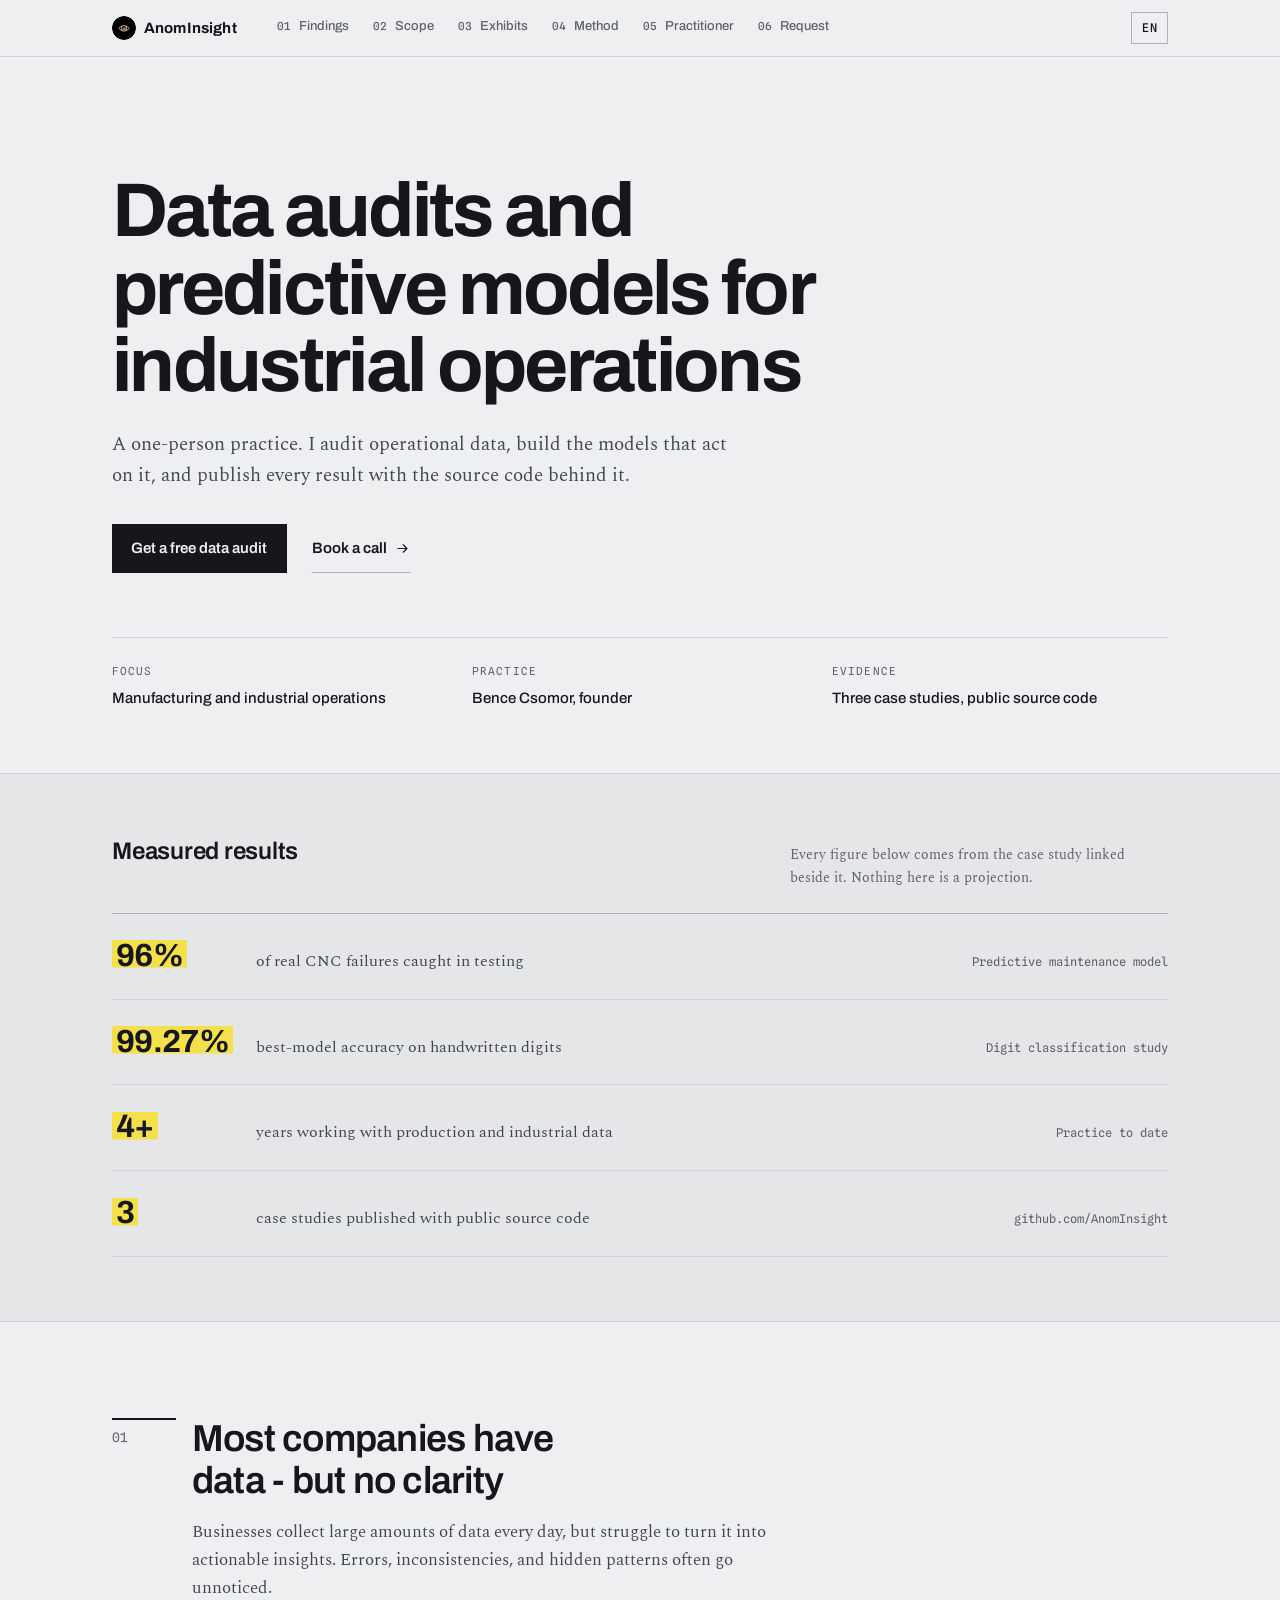
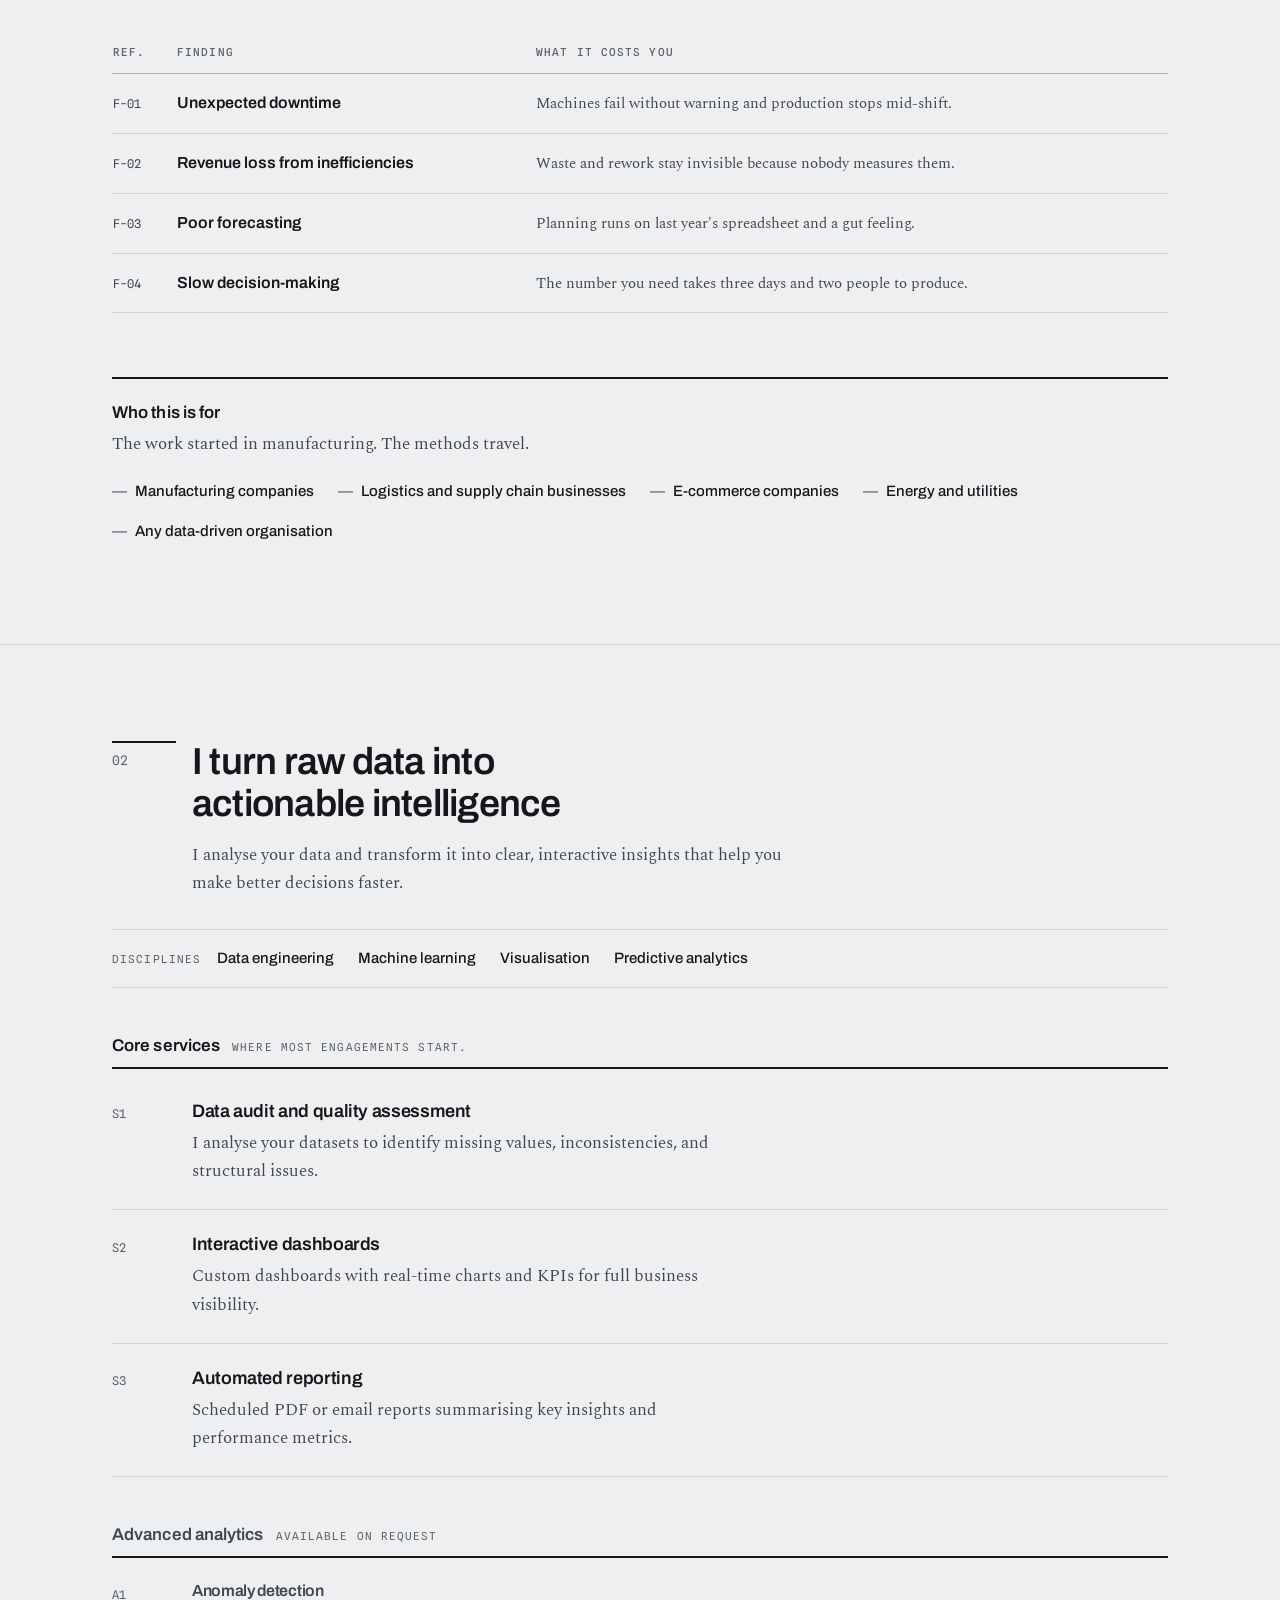
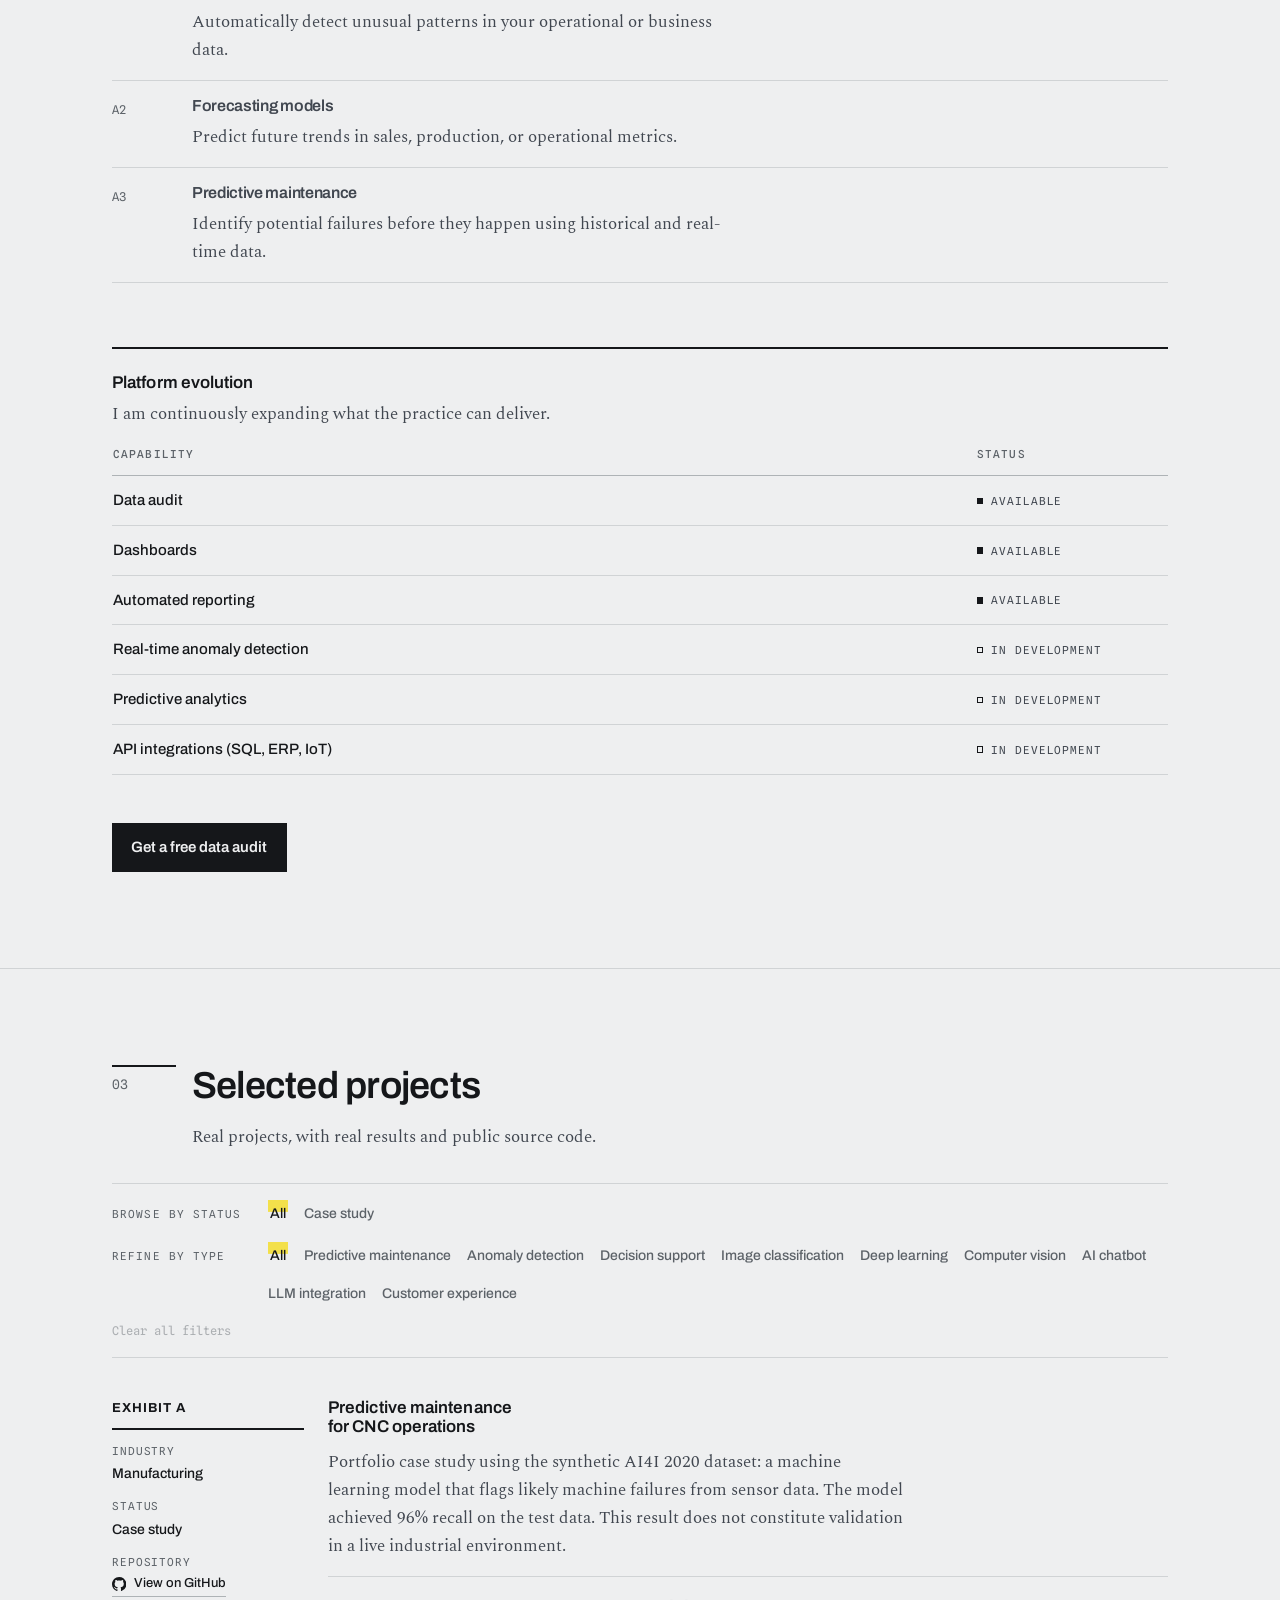
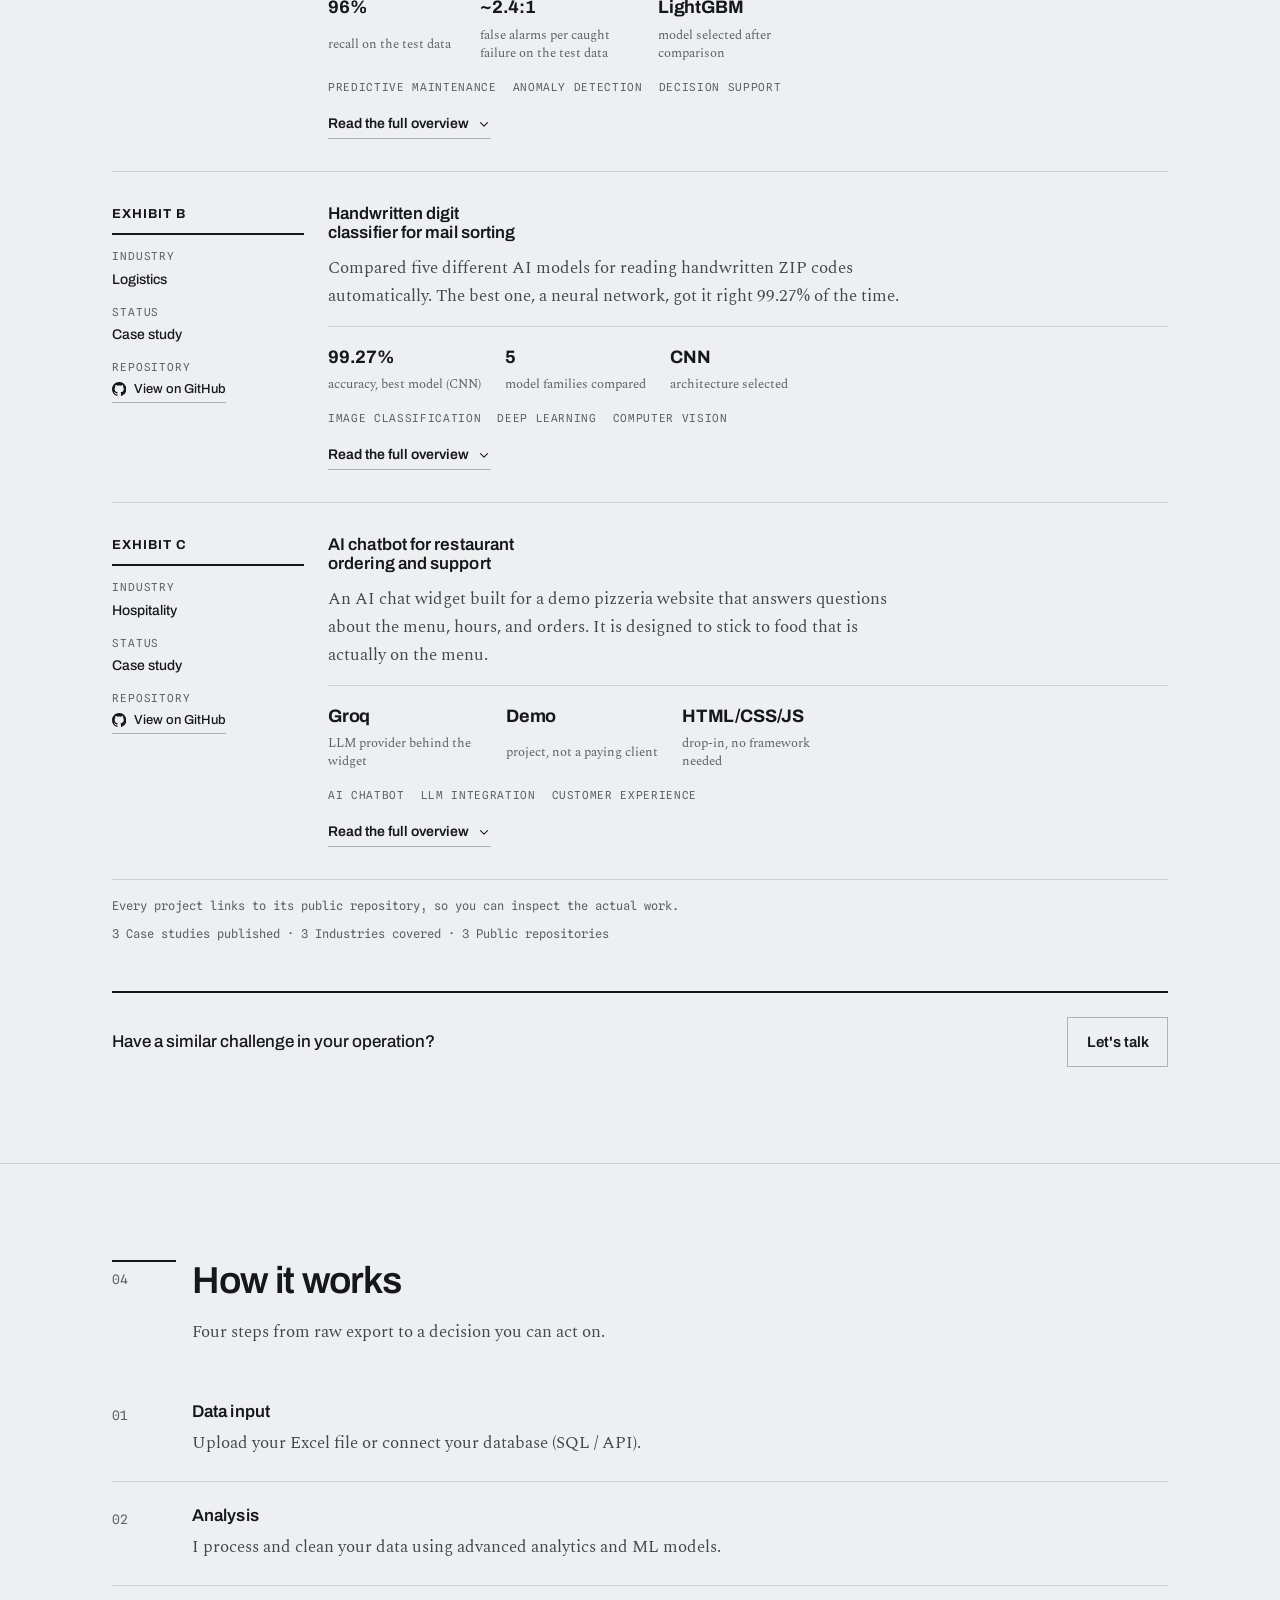
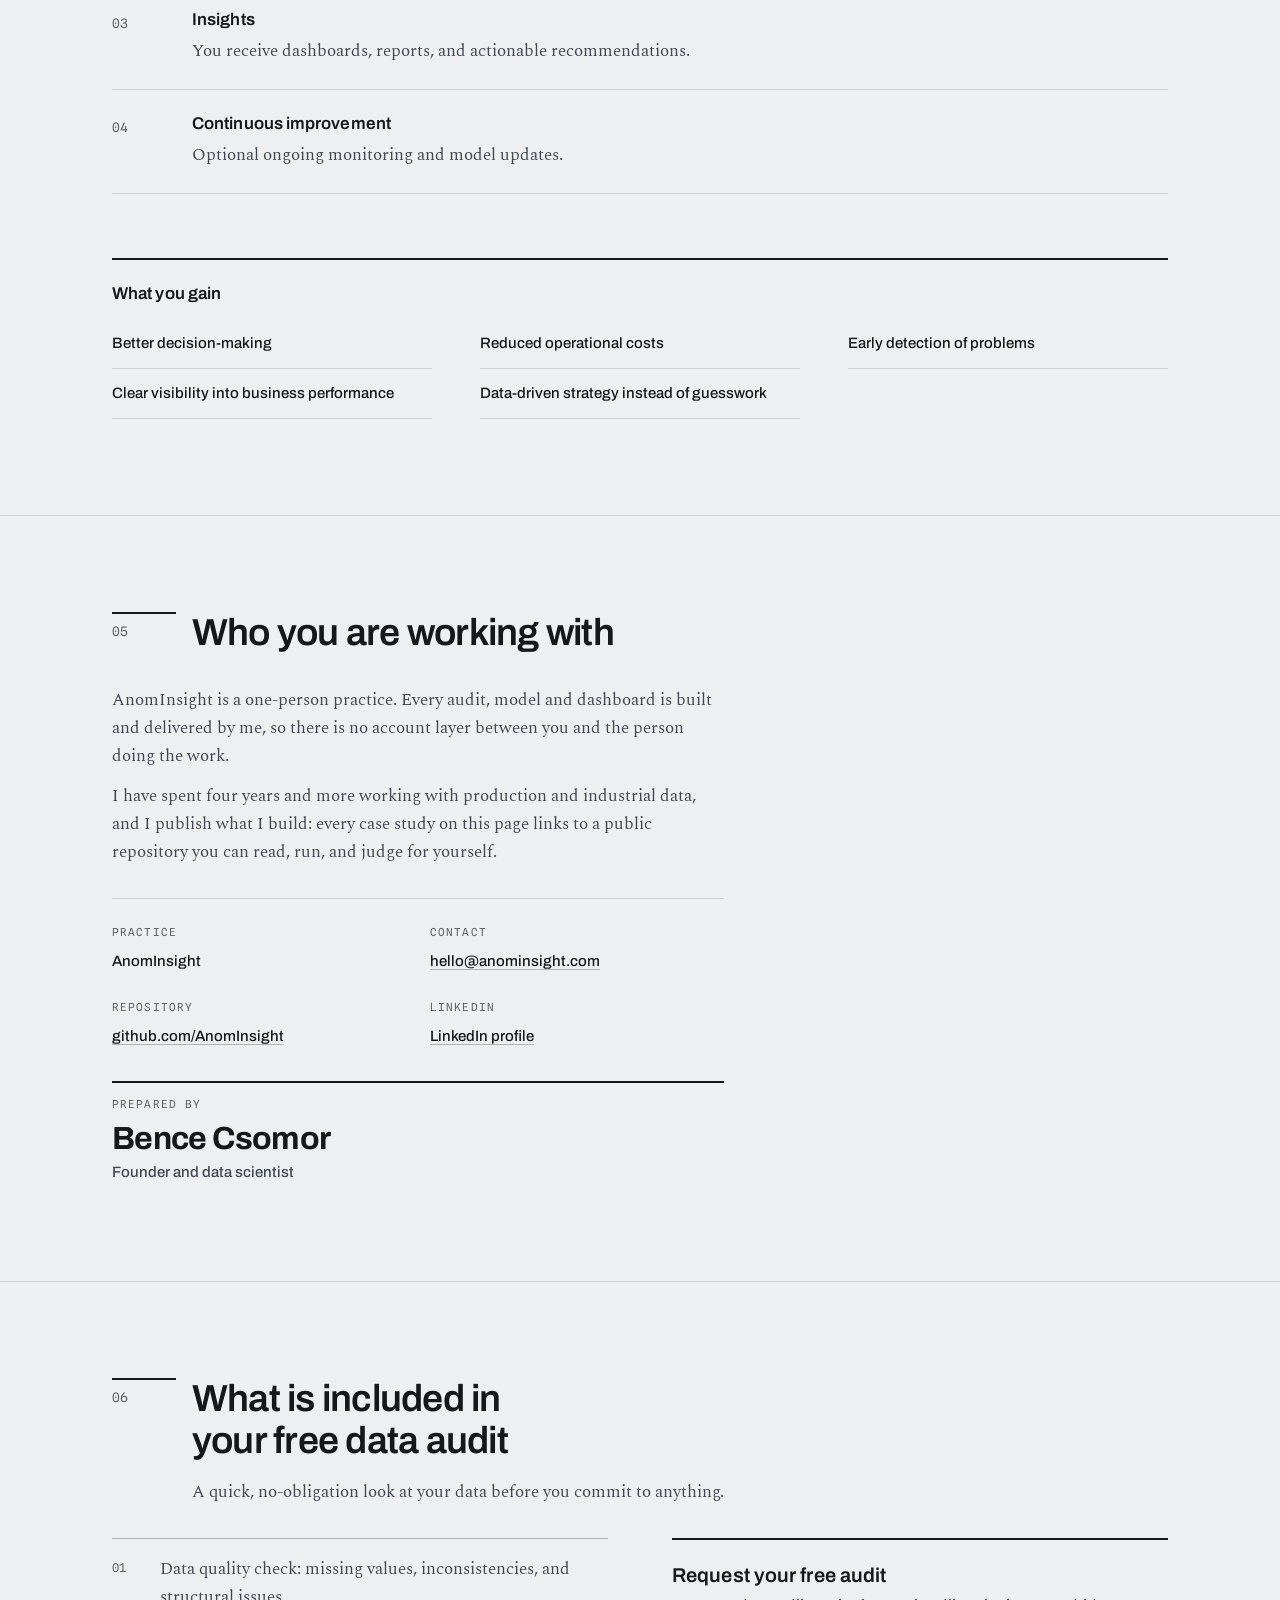
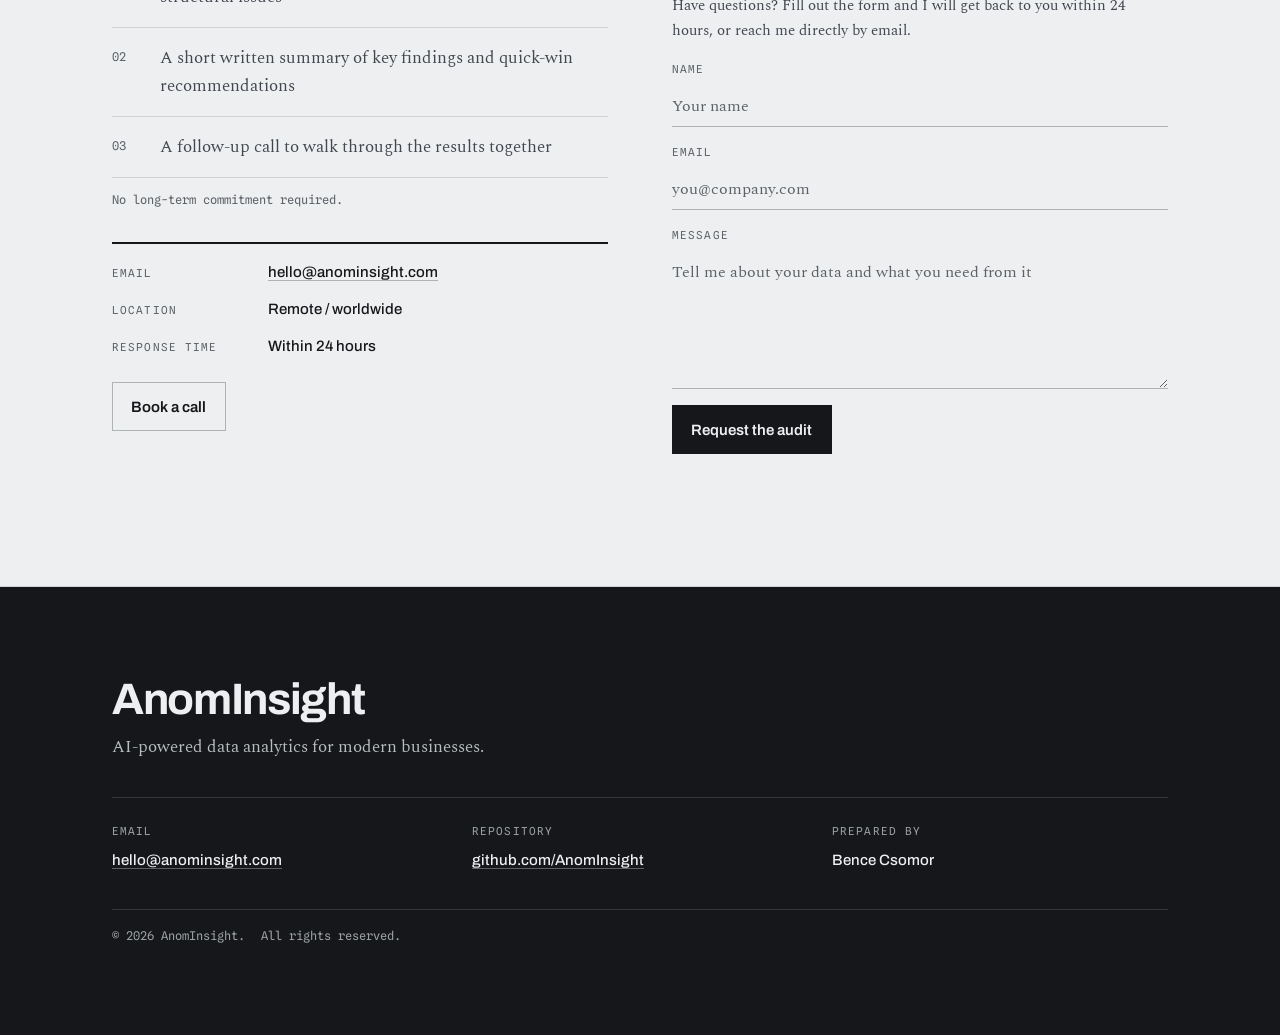
<file: src/frontend/versions/b/index.html>
<!DOCTYPE html>
<html lang="en">
  <head>
    <meta charset="UTF-8" />
    <meta name="viewport" content="width=device-width, initial-scale=1.0" />
    <meta name="description" content="AnomInsight — a founder-led AI data analytics practice for manufacturing and industrial operations. Anomaly detection, predictive maintenance, forecasting and dashboards, with published case studies." />
    <meta name="robots" content="noindex" />
    <title>AnomInsight — Practice profile (Direction B)</title>
    <link rel="icon" type="image/png" sizes="32x32" href="../../../../images/favicon-circle-32.png?v=4" />
    <link rel="icon" type="image/png" sizes="192x192" href="../../../../images/favicon-circle-192.png?v=4" />
    <link rel="apple-touch-icon" href="../../../../images/favicon-circle-512.png?v=4" />
    <link rel="preconnect" href="https://fonts.googleapis.com" />
    <link rel="preconnect" href="https://fonts.gstatic.com" crossorigin />
    <link href="https://fonts.googleapis.com/css2?family=Archivo:wght@500;600;700&family=Spectral:ital,wght@0,400;0,500;1,400&family=Spline+Sans+Mono:wght@400;500;600&display=swap" rel="stylesheet" />
    <link rel="stylesheet" href="style.css" />
  </head>
  <body>
    <a class="skip-link" href="#masthead">Skip to content</a>

    <header class="site-header">
      <div class="shell site-header__inner">
        <a class="brand" href="#top">
          <img class="brand__mark" src="../../../../images/logo-circle-96.png" alt="" width="28" height="28" />
          <span class="brand__name">AnomInsight</span>
        </a>

        <nav class="toc" aria-label="Contents">
          <ul class="toc__list">
            <li><a href="#findings"><span class="toc__no">01</span><span data-i18n="b.toc.findings">Findings</span></a></li>
            <li><a href="#scope"><span class="toc__no">02</span><span data-i18n="b.toc.scope">Scope</span></a></li>
            <li><a href="#exhibits"><span class="toc__no">03</span><span data-i18n="b.toc.exhibits">Exhibits</span></a></li>
            <li><a href="#method"><span class="toc__no">04</span><span data-i18n="b.toc.method">Method</span></a></li>
            <li><a href="#practitioner"><span class="toc__no">05</span><span data-i18n="b.toc.about">Practitioner</span></a></li>
            <li><a href="#request"><span class="toc__no">06</span><span data-i18n="b.toc.request">Request</span></a></li>
          </ul>
        </nav>

        <button class="lang" type="button" data-lang-toggle data-i18n-aria="lang.switchAria" aria-label="Switch to Hungarian">
          <span data-i18n="lang.switchTo">EN</span>
        </button>
      </div>
    </header>

    <main id="top">
      <section class="masthead" id="masthead">
        <div class="shell">
          <h1 class="masthead__title" data-i18n="b.hero.heading">Data audits and predictive models for industrial operations</h1>
          <p class="masthead__standfirst" data-i18n="b.hero.copy">A one-person practice. I audit operational data, build the models that act on it, and publish every result with the source code behind it.</p>

          <div class="masthead__actions">
            <a class="btn btn--solid" href="#request" data-i18n="hero.ctaPrimary">Get a free data audit</a>
            <a class="btn btn--link" href="https://calendar.app.google/ckrBNEpqXD8Vm8Ji6" target="_blank" rel="noopener noreferrer">
              <span data-i18n="hero.ctaSecondary">Book a call</span>
              <svg class="icon" viewBox="0 0 20 20" aria-hidden="true"><path d="M4 10h12M11 5l5 5-5 5" /></svg>
            </a>
          </div>

          <dl class="titleblock">
            <div class="titleblock__field">
              <dt data-i18n="hero.scopeLabel">Focus</dt>
              <dd data-i18n="hero.scopeValue">Manufacturing and industrial operations</dd>
            </div>
            <div class="titleblock__field">
              <dt data-i18n="hero.preparedLabel">Practice</dt>
              <dd data-i18n="hero.preparedValue">Bence Csomor, founder</dd>
            </div>
            <div class="titleblock__field">
              <dt data-i18n="hero.basisLabel">Evidence</dt>
              <dd data-i18n="hero.basisValue">Three case studies, public source code</dd>
            </div>
          </dl>
        </div>
      </section>

      <section class="proof" aria-labelledby="proof-title">
        <div class="shell">
          <div class="proof__head">
            <h2 id="proof-title" data-i18n="proof.heading">Measured results</h2>
            <p class="proof__note" data-i18n="proof.note">Every figure below comes from the case study linked beside it. Nothing here is a projection.</p>
          </div>

          <ul class="figures">
            <li class="figure">
              <span class="figure__value"><span class="mark" data-mark data-i18n="proof.recall.value">96%</span></span>
              <span class="figure__label" data-i18n="proof.recall.label">of real CNC failures caught in testing</span>
              <span class="figure__source" data-i18n="proof.recall.source">Predictive maintenance model</span>
            </li>
            <li class="figure">
              <span class="figure__value"><span class="mark" data-mark data-i18n="proof.accuracy.value">99.27%</span></span>
              <span class="figure__label" data-i18n="proof.accuracy.label">best-model accuracy on handwritten digits</span>
              <span class="figure__source" data-i18n="proof.accuracy.source">Digit classification study</span>
            </li>
            <li class="figure">
              <span class="figure__value"><span class="mark" data-mark data-i18n="proof.experience.value">4+</span></span>
              <span class="figure__label" data-i18n="proof.experience.label">years working with production and industrial data</span>
              <span class="figure__source" data-i18n="proof.experience.source">Practice to date</span>
            </li>
            <li class="figure">
              <span class="figure__value"><span class="mark" data-mark data-i18n="proof.repos.value">3</span></span>
              <span class="figure__label" data-i18n="proof.repos.label">case studies published with public source code</span>
              <span class="figure__source" data-i18n="proof.repos.source">github.com/AnomInsight</span>
            </li>
          </ul>
        </div>
      </section>

      <section class="chapter" id="findings" aria-labelledby="findings-title">
        <div class="shell">
          <div class="chapter__head">
            <span class="chapter__no" aria-hidden="true">01</span>
            <div class="chapter__heading">
              <h2 id="findings-title" data-i18n="problem.title">Most companies have data — but no clarity</h2>
              <p class="chapter__lead" data-i18n="problem.text">Businesses collect large amounts of data every day, but struggle to turn it into actionable insights. Errors, inconsistencies, and hidden patterns often go unnoticed.</p>
            </div>
          </div>

          <table class="findings">
            <thead>
              <tr>
                <th scope="col" data-i18n="b.findings.colRef">Ref.</th>
                <th scope="col" data-i18n="b.findings.colFinding">Finding</th>
                <th scope="col" data-i18n="b.findings.colCost">What it costs you</th>
              </tr>
            </thead>
            <tbody>
              <tr>
                <td class="findings__ref">F-01</td>
                <th scope="row" data-i18n="problem.issue1">Unexpected downtime</th>
                <td data-i18n="problem.issue1.detail">Machines fail without warning and production stops mid-shift.</td>
              </tr>
              <tr>
                <td class="findings__ref">F-02</td>
                <th scope="row" data-i18n="problem.issue2">Revenue loss from inefficiencies</th>
                <td data-i18n="problem.issue2.detail">Waste and rework stay invisible because nobody measures them.</td>
              </tr>
              <tr>
                <td class="findings__ref">F-03</td>
                <th scope="row" data-i18n="problem.issue3">Poor forecasting</th>
                <td data-i18n="problem.issue3.detail">Planning runs on last year's spreadsheet and a gut feeling.</td>
              </tr>
              <tr>
                <td class="findings__ref">F-04</td>
                <th scope="row" data-i18n="problem.issue4">Slow decision-making</th>
                <td data-i18n="problem.issue4.detail">The number you need takes three days and two people to produce.</td>
              </tr>
            </tbody>
          </table>

          <div class="applicability">
            <h3 data-i18n="usecases.title">Who this is for</h3>
            <p class="applicability__lead" data-i18n="usecases.subtitle">The work started in manufacturing. The methods travel.</p>
            <ul class="applicability__list">
              <li data-i18n="usecases.item1">Manufacturing companies</li>
              <li data-i18n="usecases.item2">Logistics and supply chain businesses</li>
              <li data-i18n="usecases.item3">E-commerce companies</li>
              <li data-i18n="usecases.item4">Energy and utilities</li>
              <li data-i18n="usecases.item5">Any data-driven organisation</li>
            </ul>
          </div>
        </div>
      </section>

      <section class="chapter" id="scope" aria-labelledby="scope-title">
        <div class="shell">
          <div class="chapter__head">
            <span class="chapter__no" aria-hidden="true">02</span>
            <div class="chapter__heading">
              <h2 id="scope-title" data-i18n="solution.title">I turn raw data into actionable intelligence</h2>
              <p class="chapter__lead" data-i18n="solution.text">I analyse your data and transform it into clear, interactive insights that help you make better decisions faster.</p>
            </div>
          </div>

          <p class="disciplines">
            <span class="disciplines__label" data-i18n="b.scope.disciplines">Disciplines</span>
            <span class="disciplines__items">
              <span data-i18n="solution.feature1">Data engineering</span>
              <span data-i18n="solution.feature2">Machine learning</span>
              <span data-i18n="solution.feature3">Visualisation</span>
              <span data-i18n="solution.feature4">Predictive analytics</span>
            </span>
          </p>

          <div class="scope-block">
            <h3 class="scope-block__title">
              <span data-i18n="services.heading">Core services</span>
              <span class="scope-block__note" data-i18n="services.subtitle">Where most engagements start.</span>
            </h3>
            <ol class="entries">
              <li class="entry">
                <span class="entry__no" aria-hidden="true">S1</span>
                <div class="entry__body">
                  <h4 data-i18n="services.card1.title">Data audit and quality assessment</h4>
                  <p data-i18n="services.card1.text">I analyse your datasets to identify missing values, inconsistencies, and structural issues.</p>
                </div>
              </li>
              <li class="entry">
                <span class="entry__no" aria-hidden="true">S2</span>
                <div class="entry__body">
                  <h4 data-i18n="services.card2.title">Interactive dashboards</h4>
                  <p data-i18n="services.card2.text">Custom dashboards with real-time charts and KPIs for full business visibility.</p>
                </div>
              </li>
              <li class="entry">
                <span class="entry__no" aria-hidden="true">S3</span>
                <div class="entry__body">
                  <h4 data-i18n="services.card3.title">Automated reporting</h4>
                  <p data-i18n="services.card3.text">Scheduled PDF or email reports summarising key insights and performance metrics.</p>
                </div>
              </li>
            </ol>
          </div>

          <div class="scope-block scope-block--extended">
            <h3 class="scope-block__title">
              <span data-i18n="advanced.title">Advanced analytics</span>
              <span class="scope-block__note" data-i18n="advanced.subtitle">Available on request</span>
            </h3>
            <ol class="entries entries--compact">
              <li class="entry">
                <span class="entry__no" aria-hidden="true">A1</span>
                <div class="entry__body">
                  <h4 data-i18n="advanced.card1.title">Anomaly detection</h4>
                  <p data-i18n="advanced.card1.text">Automatically detect unusual patterns in your operational or business data.</p>
                </div>
              </li>
              <li class="entry">
                <span class="entry__no" aria-hidden="true">A2</span>
                <div class="entry__body">
                  <h4 data-i18n="advanced.card2.title">Forecasting models</h4>
                  <p data-i18n="advanced.card2.text">Predict future trends in sales, production, or operational metrics.</p>
                </div>
              </li>
              <li class="entry">
                <span class="entry__no" aria-hidden="true">A3</span>
                <div class="entry__body">
                  <h4 data-i18n="advanced.card3.title">Predictive maintenance</h4>
                  <p data-i18n="advanced.card3.text">Identify potential failures before they happen using historical and real-time data.</p>
                </div>
              </li>
            </ol>
          </div>

          <div class="register">
            <h3 data-i18n="roadmap.title">Platform evolution</h3>
            <p class="register__lead" data-i18n="roadmap.subtitle">I am continuously expanding what the practice can deliver.</p>
            <table class="register__table">
              <thead>
                <tr>
                  <th scope="col" data-i18n="b.register.capability">Capability</th>
                  <th scope="col" data-i18n="b.register.status">Status</th>
                </tr>
              </thead>
              <tbody>
                <tr><th scope="row" data-i18n="roadmap.item1">Data audit</th><td><span class="state state--live" data-i18n="b.register.online">Available</span></td></tr>
                <tr><th scope="row" data-i18n="roadmap.item2">Dashboards</th><td><span class="state state--live" data-i18n="b.register.online">Available</span></td></tr>
                <tr><th scope="row" data-i18n="roadmap.item3">Automated reporting</th><td><span class="state state--live" data-i18n="b.register.online">Available</span></td></tr>
                <tr><th scope="row" data-i18n="roadmap.item4">Real-time anomaly detection</th><td><span class="state state--dev" data-i18n="b.register.development">In development</span></td></tr>
                <tr><th scope="row" data-i18n="roadmap.item5">Predictive analytics</th><td><span class="state state--dev" data-i18n="b.register.development">In development</span></td></tr>
                <tr><th scope="row" data-i18n="roadmap.item6">API integrations (SQL, ERP, IoT)</th><td><span class="state state--dev" data-i18n="b.register.development">In development</span></td></tr>
              </tbody>
            </table>
          </div>

          <p class="scope-cta">
            <a class="btn btn--solid" href="#request" data-i18n="services.cta">Get a free data audit</a>
          </p>
        </div>
      </section>

      <section class="chapter" id="exhibits" aria-labelledby="exhibits-title">
        <div class="shell">
          <div class="chapter__head">
            <span class="chapter__no" aria-hidden="true">03</span>
            <div class="chapter__heading">
              <h2 id="exhibits-title" data-i18n="portfolio.heading">Selected projects</h2>
              <p class="chapter__lead" data-i18n="portfolio.subtitle">Real projects, with real results and public source code.</p>
            </div>
          </div>

          <div class="index-bar">
            <div class="index-bar__row">
              <p class="index-bar__label" id="status-filter-label" data-i18n="portfolio.statusFiltersTitle">Browse by status</p>
              <div class="index-bar__terms" id="statusFilters" role="group" aria-labelledby="status-filter-label"></div>
            </div>
            <div class="index-bar__row">
              <p class="index-bar__label" id="type-filter-label" data-i18n="portfolio.filtersTitle">Refine by type</p>
              <div class="index-bar__terms" id="typeFilters" role="group" aria-labelledby="type-filter-label"></div>
            </div>
            <button class="index-bar__clear" type="button" id="clearFilters" data-i18n="portfolio.clearAllFilters" disabled>Clear all filters</button>
          </div>

          <ol class="exhibits" id="exhibitList"></ol>

          <p class="exhibits__note" data-i18n="portfolio.note">Every project links to its public repository, so you can inspect the actual work.</p>

          <p class="tally" id="exhibitTally"></p>

          <div class="exhibits__cta">
            <p data-i18n="portfolio.ctaText">Have a similar challenge in your operation?</p>
            <a class="btn btn--outline" href="#request" data-i18n="portfolio.ctaButton">Let's talk</a>
          </div>
        </div>
      </section>

      <section class="chapter" id="method" aria-labelledby="method-title">
        <div class="shell">
          <div class="chapter__head">
            <span class="chapter__no" aria-hidden="true">04</span>
            <div class="chapter__heading">
              <h2 id="method-title" data-i18n="method.title">How it works</h2>
              <p class="chapter__lead" data-i18n="method.subtitle">Four steps from raw export to a decision you can act on.</p>
            </div>
          </div>

          <ol class="procedure">
            <li class="procedure__step">
              <span class="procedure__no">01</span>
              <div>
                <h3 data-i18n="method.step1.title">Data input</h3>
                <p data-i18n="method.step1.text">Upload your Excel file or connect your database (SQL / API).</p>
              </div>
            </li>
            <li class="procedure__step">
              <span class="procedure__no">02</span>
              <div>
                <h3 data-i18n="method.step2.title">Analysis</h3>
                <p data-i18n="method.step2.text">I process and clean your data using advanced analytics and ML models.</p>
              </div>
            </li>
            <li class="procedure__step">
              <span class="procedure__no">03</span>
              <div>
                <h3 data-i18n="method.step3.title">Insights</h3>
                <p data-i18n="method.step3.text">You receive dashboards, reports, and actionable recommendations.</p>
              </div>
            </li>
            <li class="procedure__step">
              <span class="procedure__no">04</span>
              <div>
                <h3 data-i18n="method.step4.title">Continuous improvement</h3>
                <p data-i18n="method.step4.text">Optional ongoing monitoring and model updates.</p>
              </div>
            </li>
          </ol>

          <div class="outcomes">
            <h3 data-i18n="value.title">What you gain</h3>
            <ul class="outcomes__list">
              <li data-i18n="value.item1">Better decision-making</li>
              <li data-i18n="value.item2">Reduced operational costs</li>
              <li data-i18n="value.item3">Early detection of problems</li>
              <li data-i18n="value.item4">Clear visibility into business performance</li>
              <li data-i18n="value.item5">Data-driven strategy instead of guesswork</li>
            </ul>
          </div>
        </div>
      </section>

      <section class="chapter" id="practitioner" aria-labelledby="practitioner-title">
        <div class="shell">
          <div class="chapter__head">
            <span class="chapter__no" aria-hidden="true">05</span>
            <div class="chapter__heading">
              <h2 id="practitioner-title" data-i18n="about.title">Who you are working with</h2>
            </div>
          </div>

          <div class="signature">
            <div class="signature__statement">
              <p data-i18n="about.bio1">AnomInsight is a one-person practice. Every audit, model and dashboard is built and delivered by me, so there is no account layer between you and the person doing the work.</p>
              <p data-i18n="about.bio2">I have spent four years and more working with production and industrial data, and I publish what I build: every case study on this page links to a public repository you can read, run, and judge for yourself.</p>
            </div>

            <dl class="signature__fields">
              <div>
                <dt data-i18n="b.signature.practice">Practice</dt>
                <dd>AnomInsight</dd>
              </div>
              <div>
                <dt data-i18n="b.signature.contact">Contact</dt>
                <dd><a href="mailto:hello@anominsight.com">hello@anominsight.com</a></dd>
              </div>
              <div>
                <dt data-i18n="b.exhibit.repo">Repository</dt>
                <dd><a href="https://github.com/AnomInsight" target="_blank" rel="noopener noreferrer">github.com/AnomInsight</a></dd>
              </div>
              <div>
                <dt>LinkedIn</dt>
                <dd><a href="https://www.linkedin.com/in/bence-csomor-923a8b3b2/" target="_blank" rel="noopener noreferrer" data-i18n="about.linkedin">LinkedIn profile</a></dd>
              </div>
            </dl>

            <div class="signoff">
              <p class="signoff__label" data-i18n="b.preparedBy">Prepared by</p>
              <p class="signoff__name" data-i18n="about.name">Bence Csomor</p>
              <p class="signoff__role" data-i18n="about.role">Founder and data scientist</p>
            </div>
          </div>
        </div>
      </section>

      <section class="chapter chapter--request" id="request" aria-labelledby="request-title">
        <div class="shell">
          <div class="chapter__head">
            <span class="chapter__no" aria-hidden="true">06</span>
            <div class="chapter__heading">
              <h2 id="request-title" data-i18n="finalcta.title">What is included in your free data audit</h2>
              <p class="chapter__lead" data-i18n="finalcta.text">A quick, no-obligation look at your data before you commit to anything.</p>
            </div>
          </div>

          <div class="request">
            <div class="request__terms">
              <ol class="terms">
                <li data-i18n="finalcta.item1">Data quality check: missing values, inconsistencies, and structural issues</li>
                <li data-i18n="finalcta.item2">A short written summary of key findings and quick-win recommendations</li>
                <li data-i18n="finalcta.item3">A follow-up call to walk through the results together</li>
              </ol>
              <p class="terms__note" data-i18n="finalcta.note">No long-term commitment required.</p>

              <dl class="contact-meta">
                <div>
                  <dt data-i18n="contact.emailLabel">Email</dt>
                  <dd><a href="mailto:hello@anominsight.com">hello@anominsight.com</a></dd>
                </div>
                <div>
                  <dt data-i18n="contact.locationLabel">Location</dt>
                  <dd data-i18n="contact.locationValue">Remote / worldwide</dd>
                </div>
                <div>
                  <dt data-i18n="contact.responseLabel">Response time</dt>
                  <dd data-i18n="contact.responseValue">Within 24 hours</dd>
                </div>
              </dl>

              <p>
                <a class="btn btn--outline" href="https://calendar.app.google/ckrBNEpqXD8Vm8Ji6" target="_blank" rel="noopener noreferrer" data-i18n="contact.bookCallButton">Book a call</a>
              </p>
            </div>

            <form class="form" id="contactForm" action="https://formspree.io/f/xjykwlyk" method="POST">
              <h3 data-i18n="b.form.heading">Request your free audit</h3>
              <p class="form__intro" data-i18n="contact.copy">Have questions? Fill out the form and I will get back to you within 24 hours, or reach me directly by email.</p>

              <div class="field">
                <label for="name" data-i18n="contact.formName">Name</label>
                <input type="text" id="name" name="name" autocomplete="name" required data-i18n-placeholder="contact.formNamePlaceholder" placeholder="Your name" />
              </div>
              <div class="field">
                <label for="email" data-i18n="contact.formEmail">Email</label>
                <input type="email" id="email" name="email" autocomplete="email" required data-i18n-placeholder="contact.formEmailPlaceholder" placeholder="you@company.com" />
              </div>
              <div class="field">
                <label for="message" data-i18n="contact.formMessage">Message</label>
                <textarea id="message" name="message" rows="5" required data-i18n-placeholder="contact.formMessagePlaceholder" placeholder="Tell me about your data and what you need from it"></textarea>
              </div>

              <input type="text" name="_gotcha" tabindex="-1" autocomplete="off" class="honeypot" aria-hidden="true" />

              <button class="btn btn--solid" type="submit" data-i18n="b.form.submit">Request the audit</button>
              <p class="form__status" id="formStatus" role="status" aria-live="polite"></p>
            </form>
          </div>
        </div>
      </section>
    </main>

    <footer class="colophon">
      <div class="shell colophon__inner">
        <p class="colophon__brand">AnomInsight</p>
        <p class="colophon__tagline" data-i18n="footer.tagline">AI-powered data analytics for modern businesses.</p>

        <dl class="colophon__fields">
          <div>
            <dt data-i18n="contact.emailLabel">Email</dt>
            <dd><a href="mailto:hello@anominsight.com">hello@anominsight.com</a></dd>
          </div>
          <div>
            <dt data-i18n="b.exhibit.repo">Repository</dt>
            <dd><a href="https://github.com/AnomInsight" target="_blank" rel="noopener noreferrer">github.com/AnomInsight</a></dd>
          </div>
          <div>
            <dt data-i18n="b.preparedBy">Prepared by</dt>
            <dd data-i18n="about.name">Bence Csomor</dd>
          </div>
        </dl>

        <p class="colophon__meta">
          <span>© <span id="year">2026</span> AnomInsight.</span>
          <span data-i18n="footer.rights">All rights reserved.</span>
        </p>
      </div>
    </footer>

    <script type="module" src="main.js"></script>
  </body>
</html>
</file>
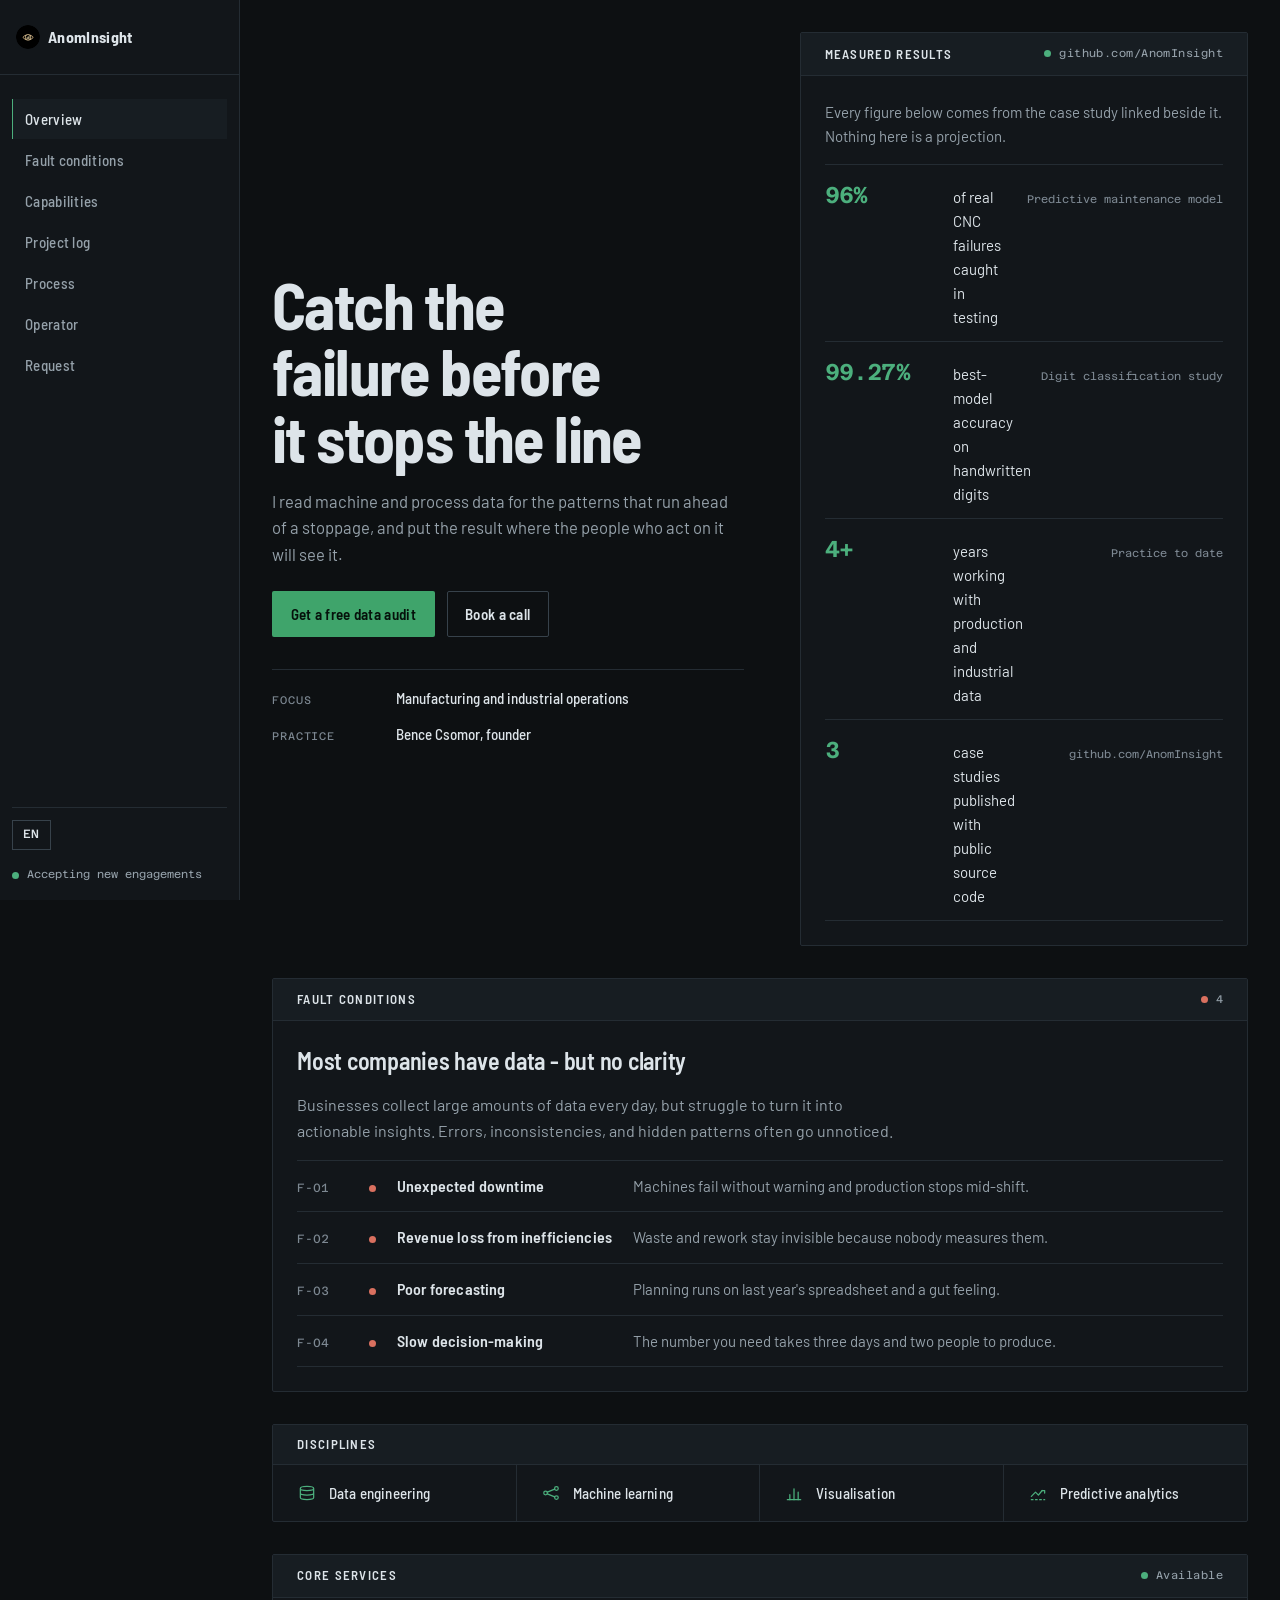
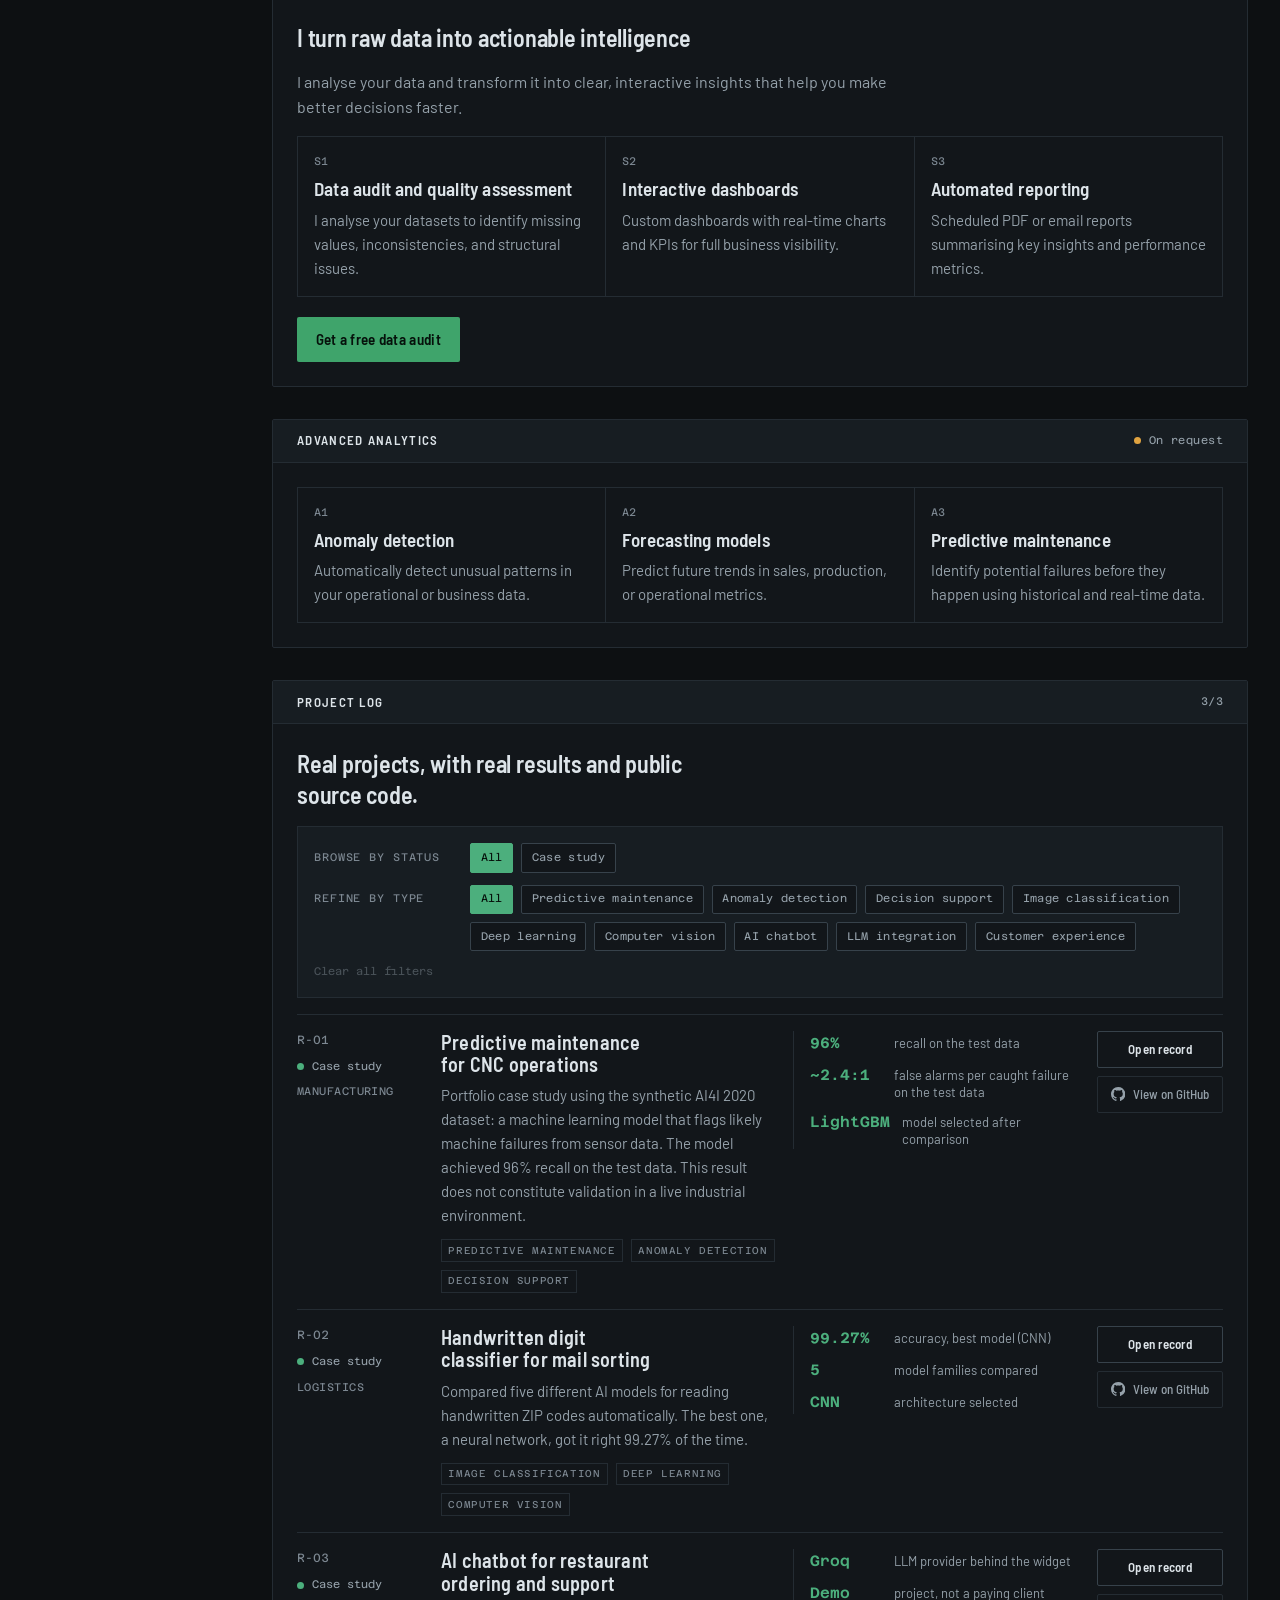
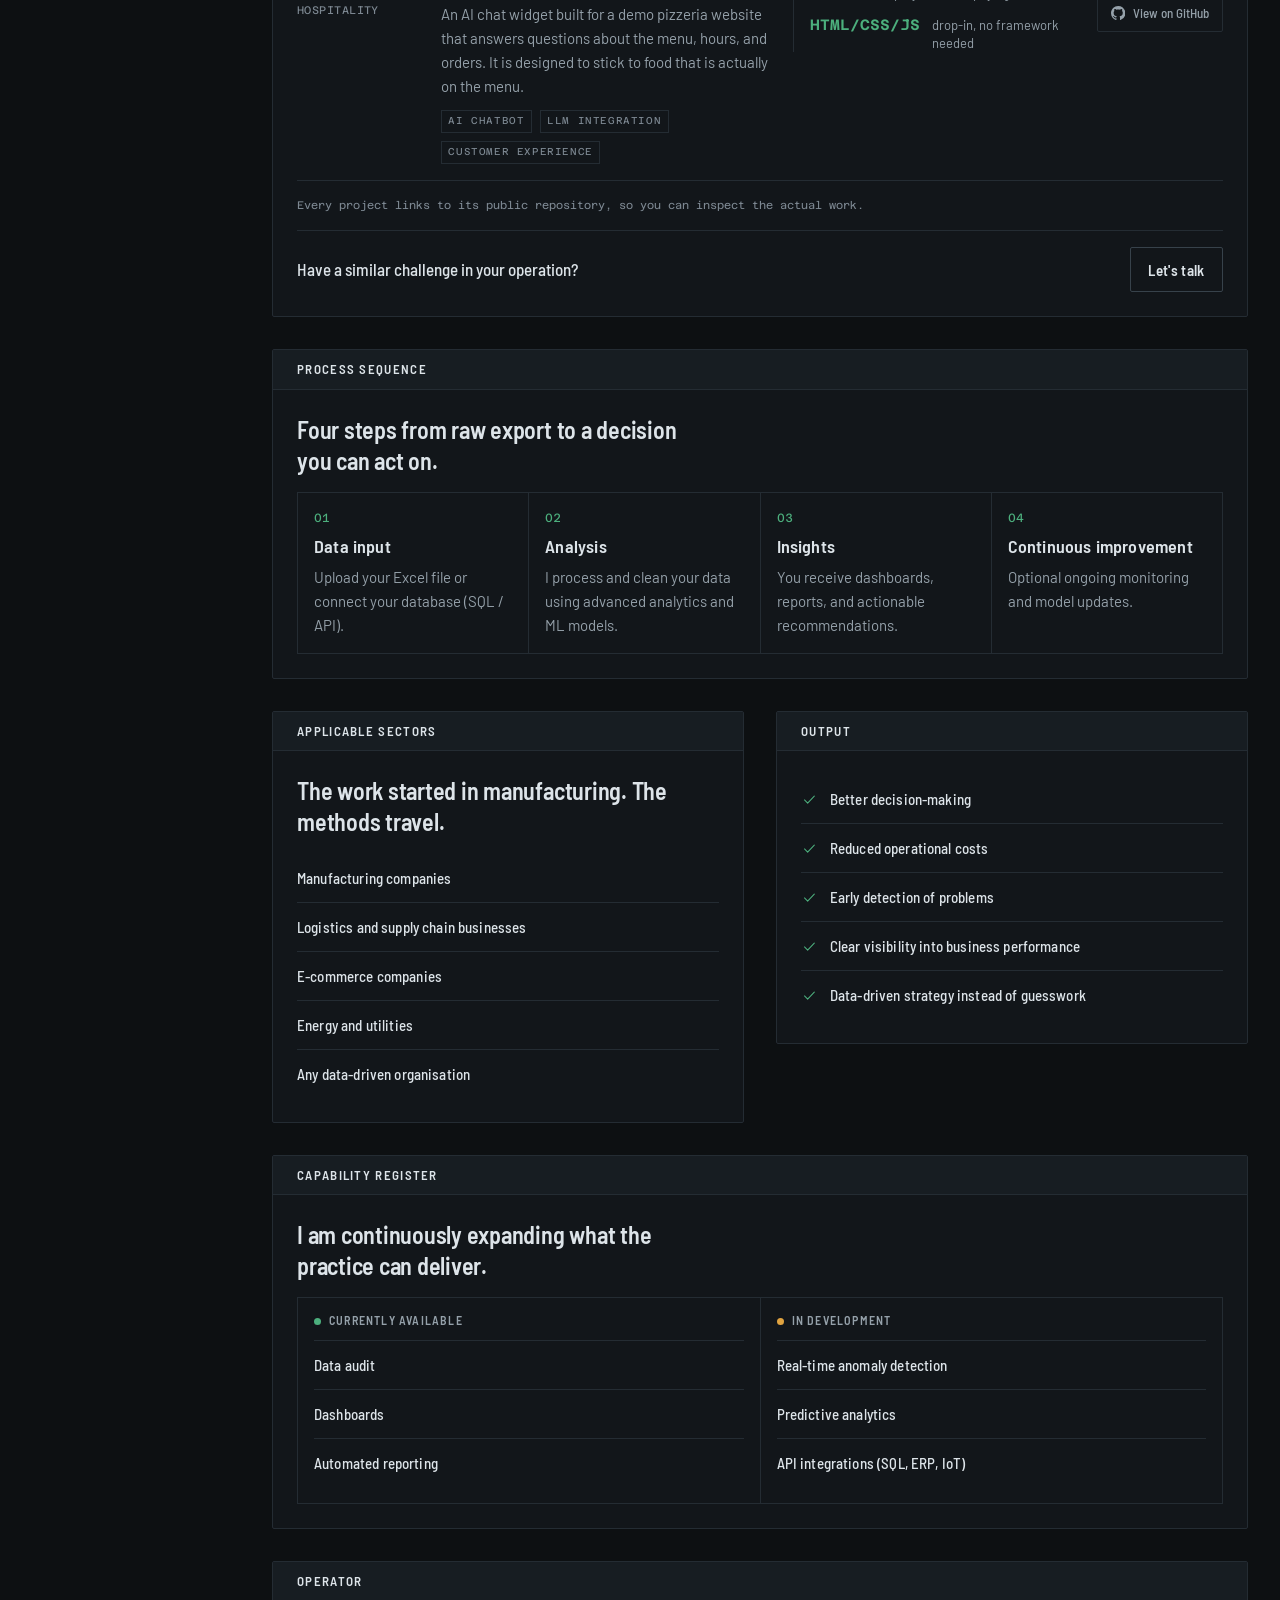
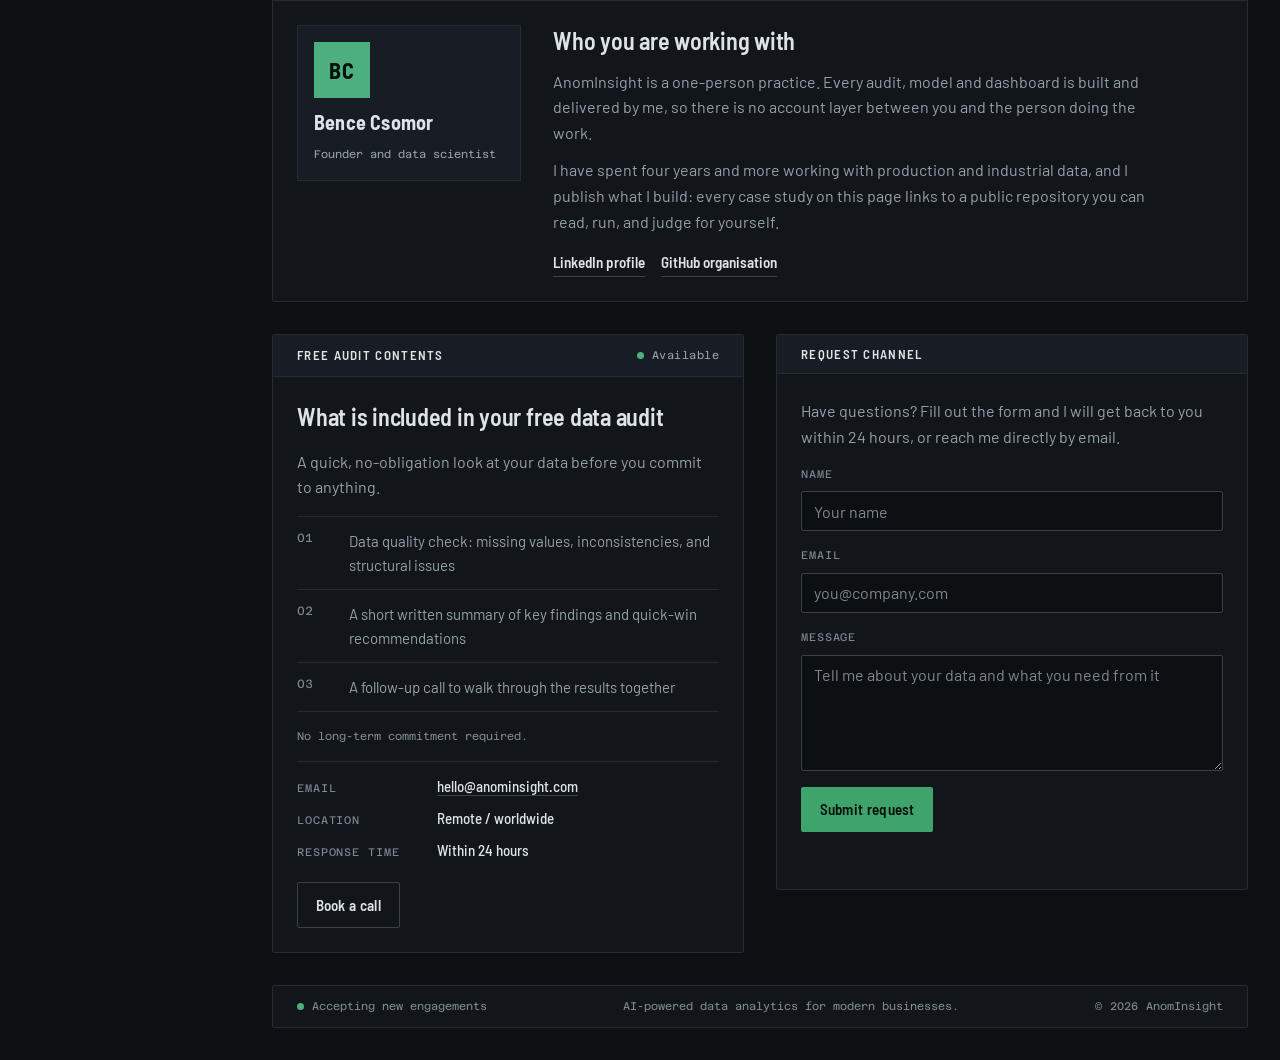
<file: src/frontend/versions/c/index.html>
<!DOCTYPE html>
<html lang="en">
  <head>
    <meta charset="UTF-8" />
    <meta name="viewport" content="width=device-width, initial-scale=1.0" />
    <meta name="description" content="AnomInsight — a founder-led AI data analytics practice for manufacturing and industrial operations. Anomaly detection, predictive maintenance, forecasting and dashboards, with published case studies." />
    <meta name="robots" content="noindex" />
    <meta name="theme-color" content="#0d1012" />
    <title>AnomInsight — Console (Direction C)</title>
    <link rel="icon" type="image/png" sizes="32x32" href="../../../../images/favicon-circle-32.png?v=4" />
    <link rel="icon" type="image/png" sizes="192x192" href="../../../../images/favicon-circle-192.png?v=4" />
    <link rel="apple-touch-icon" href="../../../../images/favicon-circle-512.png?v=4" />
    <link rel="preconnect" href="https://fonts.googleapis.com" />
    <link rel="preconnect" href="https://fonts.gstatic.com" crossorigin />
    <link href="https://fonts.googleapis.com/css2?family=Azeret+Mono:wght@400;500;600&family=Barlow+Semi+Condensed:wght@500;600;700&family=Barlow:wght@400;500;600&display=swap" rel="stylesheet" />
    <link rel="stylesheet" href="style.css" />
  </head>
  <body>
    <a class="skip-link" href="#overview">Skip to content</a>

    <aside class="rail" id="rail">
      <div class="rail__top">
        <a class="brand" href="#overview">
          <img class="brand__mark" src="../../../../images/logo-circle-96.png" alt="" width="26" height="26" />
          <span class="brand__name">AnomInsight</span>
        </a>

        <button class="rail__menu" type="button" id="railMenu" aria-expanded="false" aria-controls="railNav" aria-label="Show sections">
          <span></span><span></span><span></span>
        </button>
      </div>

      <nav class="rail__nav" id="railNav" data-i18n-aria="c.rail.title" aria-label="Sections">
        <ul>
          <li><a href="#overview" data-i18n="c.nav.overview">Overview</a></li>
          <li><a href="#faults" data-i18n="c.nav.faults">Fault conditions</a></li>
          <li><a href="#capabilities" data-i18n="c.nav.capabilities">Capabilities</a></li>
          <li><a href="#log" data-i18n="c.nav.log">Project log</a></li>
          <li><a href="#sequence" data-i18n="c.nav.sequence">Process</a></li>
          <li><a href="#operator" data-i18n="c.nav.operator">Operator</a></li>
          <li><a href="#contact" data-i18n="c.nav.contact">Request</a></li>
        </ul>

        <div class="rail__foot">
          <button class="lang" type="button" data-lang-toggle data-i18n-aria="lang.switchAria" aria-label="Switch to Hungarian">
            <span data-i18n="lang.switchTo">EN</span>
          </button>
          <p class="rail__status">
            <span class="dot dot--ok" aria-hidden="true"></span>
            <span data-i18n="c.footer.accepting">Accepting new engagements</span>
          </p>
        </div>
      </nav>
    </aside>

    <div class="console">
      <main>
        <section class="hero" id="overview">
          <div class="hero__statement">
            <h1 data-i18n="c.hero.heading">Catch the failure before it stops the line</h1>
            <p class="hero__copy" data-i18n="c.hero.copy">I read machine and process data for the patterns that run ahead of a stoppage, and put the result where the people who act on it will see it.</p>
            <div class="hero__actions">
              <a class="btn btn--action" href="#contact" data-i18n="hero.ctaPrimary">Get a free data audit</a>
              <a class="btn btn--ghost" href="https://calendar.app.google/ckrBNEpqXD8Vm8Ji6" target="_blank" rel="noopener noreferrer" data-i18n="hero.ctaSecondary">Book a call</a>
            </div>
            <dl class="hero__meta">
              <div>
                <dt data-i18n="hero.scopeLabel">Focus</dt>
                <dd data-i18n="hero.scopeValue">Manufacturing and industrial operations</dd>
              </div>
              <div>
                <dt data-i18n="hero.preparedLabel">Practice</dt>
                <dd data-i18n="hero.preparedValue">Bence Csomor, founder</dd>
              </div>
            </dl>
          </div>

          <section class="module module--readout" data-sweep aria-labelledby="readout-title">
            <div class="module__bar">
              <h2 id="readout-title" data-i18n="c.mod.readout">Measured results</h2>
              <span class="module__flag">
                <span class="dot dot--ok" aria-hidden="true"></span>
                <span data-i18n="proof.repos.source">github.com/AnomInsight</span>
              </span>
            </div>
            <div class="module__body">
              <p class="module__caption" data-i18n="proof.note">Every figure below comes from the case study linked beside it. Nothing here is a projection.</p>
              <ul class="readout">
                <li class="readout__row">
                  <span class="readout__value" data-i18n="proof.recall.value">96%</span>
                  <span class="readout__label" data-i18n="proof.recall.label">of real CNC failures caught in testing</span>
                  <span class="readout__source" data-i18n="proof.recall.source">Predictive maintenance model</span>
                </li>
                <li class="readout__row">
                  <span class="readout__value" data-i18n="proof.accuracy.value">99.27%</span>
                  <span class="readout__label" data-i18n="proof.accuracy.label">best-model accuracy on handwritten digits</span>
                  <span class="readout__source" data-i18n="proof.accuracy.source">Digit classification study</span>
                </li>
                <li class="readout__row">
                  <span class="readout__value" data-i18n="proof.experience.value">4+</span>
                  <span class="readout__label" data-i18n="proof.experience.label">years working with production and industrial data</span>
                  <span class="readout__source" data-i18n="proof.experience.source">Practice to date</span>
                </li>
                <li class="readout__row">
                  <span class="readout__value" data-i18n="proof.repos.value">3</span>
                  <span class="readout__label" data-i18n="proof.repos.label">case studies published with public source code</span>
                  <span class="readout__source" data-i18n="proof.repos.source">github.com/AnomInsight</span>
                </li>
              </ul>
            </div>
          </section>
        </section>

        <section class="module" id="faults" aria-labelledby="faults-title">
          <div class="module__bar">
            <h2 id="faults-title" data-i18n="c.mod.faults">Fault conditions</h2>
            <span class="module__flag module__flag--alert">
              <span class="dot dot--alert" aria-hidden="true"></span>
              <span>4</span>
            </span>
          </div>
          <div class="module__body">
            <p class="module__lead" data-i18n="problem.title">Most companies have data — but no clarity</p>
            <p class="module__text" data-i18n="problem.text">Businesses collect large amounts of data every day, but struggle to turn it into actionable insights. Errors, inconsistencies, and hidden patterns often go unnoticed.</p>

            <ul class="faults">
              <li class="fault">
                <span class="fault__code">F-01</span>
                <span class="fault__dot"><span class="dot dot--alert" aria-hidden="true"></span></span>
                <span class="fault__name" data-i18n="problem.issue1">Unexpected downtime</span>
                <span class="fault__detail" data-i18n="problem.issue1.detail">Machines fail without warning and production stops mid-shift.</span>
              </li>
              <li class="fault">
                <span class="fault__code">F-02</span>
                <span class="fault__dot"><span class="dot dot--alert" aria-hidden="true"></span></span>
                <span class="fault__name" data-i18n="problem.issue2">Revenue loss from inefficiencies</span>
                <span class="fault__detail" data-i18n="problem.issue2.detail">Waste and rework stay invisible because nobody measures them.</span>
              </li>
              <li class="fault">
                <span class="fault__code">F-03</span>
                <span class="fault__dot"><span class="dot dot--alert" aria-hidden="true"></span></span>
                <span class="fault__name" data-i18n="problem.issue3">Poor forecasting</span>
                <span class="fault__detail" data-i18n="problem.issue3.detail">Planning runs on last year's spreadsheet and a gut feeling.</span>
              </li>
              <li class="fault">
                <span class="fault__code">F-04</span>
                <span class="fault__dot"><span class="dot dot--alert" aria-hidden="true"></span></span>
                <span class="fault__name" data-i18n="problem.issue4">Slow decision-making</span>
                <span class="fault__detail" data-i18n="problem.issue4.detail">The number you need takes three days and two people to produce.</span>
              </li>
            </ul>
          </div>
        </section>

        <div class="group" id="capabilities">
          <section class="module module--strip" aria-labelledby="disciplines-title">
            <div class="module__bar">
              <h2 id="disciplines-title" data-i18n="c.mod.disciplines">Disciplines</h2>
            </div>
            <ul class="disciplines">
              <li>
                <svg class="dicon" viewBox="0 0 24 24" aria-hidden="true"><path d="M4 6.5c0-1.4 3.6-2.5 8-2.5s8 1.1 8 2.5S16.4 9 12 9 4 7.9 4 6.5zM4 6.5v11C4 18.9 7.6 20 12 20s8-1.1 8-2.5v-11M4 12c0 1.4 3.6 2.5 8 2.5s8-1.1 8-2.5" /></svg>
                <span data-i18n="solution.feature1">Data engineering</span>
              </li>
              <li>
                <svg class="dicon" viewBox="0 0 24 24" aria-hidden="true"><circle cx="5.5" cy="12" r="2.2" /><circle cx="18.5" cy="6.5" r="2.2" /><circle cx="18.5" cy="17.5" r="2.2" /><path d="M7.6 11l8.8-3.7M7.6 13l8.8 3.7" /></svg>
                <span data-i18n="solution.feature2">Machine learning</span>
              </li>
              <li>
                <svg class="dicon" viewBox="0 0 24 24" aria-hidden="true"><path d="M4 20h16" /><path d="M7 20v-6M12 20V7M17 20v-9" /></svg>
                <span data-i18n="solution.feature3">Visualisation</span>
              </li>
              <li>
                <svg class="dicon" viewBox="0 0 24 24" aria-hidden="true"><path d="M4 16l5-5 3.5 3.5L17 9" /><path d="M17 9h3v3" /><path d="M4 20h16" stroke-dasharray="2 3" /></svg>
                <span data-i18n="solution.feature4">Predictive analytics</span>
              </li>
            </ul>
          </section>

          <section class="module" aria-labelledby="core-title">
            <div class="module__bar">
              <h2 id="core-title" data-i18n="c.mod.core">Core services</h2>
              <span class="module__flag">
                <span class="dot dot--ok" aria-hidden="true"></span>
                <span data-i18n="c.status.available">Available</span>
              </span>
            </div>
            <div class="module__body">
              <p class="module__lead" data-i18n="solution.title">I turn raw data into actionable intelligence</p>
              <p class="module__text" data-i18n="solution.text">I analyse your data and transform it into clear, interactive insights that help you make better decisions faster.</p>

              <div class="panels">
                <article class="panel">
                  <span class="panel__code">S1</span>
                  <h3 data-i18n="services.card1.title">Data audit and quality assessment</h3>
                  <p data-i18n="services.card1.text">I analyse your datasets to identify missing values, inconsistencies, and structural issues.</p>
                </article>
                <article class="panel">
                  <span class="panel__code">S2</span>
                  <h3 data-i18n="services.card2.title">Interactive dashboards</h3>
                  <p data-i18n="services.card2.text">Custom dashboards with real-time charts and KPIs for full business visibility.</p>
                </article>
                <article class="panel">
                  <span class="panel__code">S3</span>
                  <h3 data-i18n="services.card3.title">Automated reporting</h3>
                  <p data-i18n="services.card3.text">Scheduled PDF or email reports summarising key insights and performance metrics.</p>
                </article>
              </div>

              <p class="module__action">
                <a class="btn btn--action" href="#contact" data-i18n="services.cta">Get a free data audit</a>
              </p>
            </div>
          </section>

          <section class="module" aria-labelledby="advanced-title">
            <div class="module__bar">
              <h2 id="advanced-title" data-i18n="c.mod.advanced">Advanced analytics</h2>
              <span class="module__flag">
                <span class="dot dot--warn" aria-hidden="true"></span>
                <span data-i18n="c.status.request">On request</span>
              </span>
            </div>
            <div class="module__body">
              <div class="panels">
                <article class="panel">
                  <span class="panel__code">A1</span>
                  <h3 data-i18n="advanced.card1.title">Anomaly detection</h3>
                  <p data-i18n="advanced.card1.text">Automatically detect unusual patterns in your operational or business data.</p>
                </article>
                <article class="panel">
                  <span class="panel__code">A2</span>
                  <h3 data-i18n="advanced.card2.title">Forecasting models</h3>
                  <p data-i18n="advanced.card2.text">Predict future trends in sales, production, or operational metrics.</p>
                </article>
                <article class="panel">
                  <span class="panel__code">A3</span>
                  <h3 data-i18n="advanced.card3.title">Predictive maintenance</h3>
                  <p data-i18n="advanced.card3.text">Identify potential failures before they happen using historical and real-time data.</p>
                </article>
              </div>
            </div>
          </section>
        </div>

        <section class="module" id="log" data-sweep aria-labelledby="log-title">
          <div class="module__bar">
            <h2 id="log-title" data-i18n="c.mod.log">Project log</h2>
            <span class="module__flag" id="logCount"></span>
          </div>
          <div class="module__body">
            <p class="module__lead" data-i18n="portfolio.subtitle">Real projects, with real results and public source code.</p>

            <div class="controls">
              <div class="controls__row">
                <p class="controls__label" id="status-filter-label" data-i18n="portfolio.statusFiltersTitle">Browse by status</p>
                <div class="controls__set" id="statusFilters" role="group" aria-labelledby="status-filter-label"></div>
              </div>
              <div class="controls__row">
                <p class="controls__label" id="type-filter-label" data-i18n="portfolio.filtersTitle">Refine by type</p>
                <div class="controls__set" id="typeFilters" role="group" aria-labelledby="type-filter-label"></div>
              </div>
              <button class="controls__clear" type="button" id="clearFilters" data-i18n="portfolio.clearAllFilters" disabled>Clear all filters</button>
            </div>

            <ul class="records" id="recordList"></ul>

            <p class="module__note" data-i18n="portfolio.note">Every project links to its public repository, so you can inspect the actual work.</p>

            <div class="module__cta">
              <p data-i18n="portfolio.ctaText">Have a similar challenge in your operation?</p>
              <a class="btn btn--ghost" href="#contact" data-i18n="portfolio.ctaButton">Let's talk</a>
            </div>
          </div>
        </section>

        <section class="module" id="sequence" aria-labelledby="sequence-title">
          <div class="module__bar">
            <h2 id="sequence-title" data-i18n="c.mod.sequence">Process sequence</h2>
          </div>
          <div class="module__body">
            <p class="module__lead" data-i18n="method.subtitle">Four steps from raw export to a decision you can act on.</p>

            <ol class="sequence">
              <li class="stage">
                <span class="stage__code">01</span>
                <h3 data-i18n="method.step1.title">Data input</h3>
                <p data-i18n="method.step1.text">Upload your Excel file or connect your database (SQL / API).</p>
              </li>
              <li class="stage">
                <span class="stage__code">02</span>
                <h3 data-i18n="method.step2.title">Analysis</h3>
                <p data-i18n="method.step2.text">I process and clean your data using advanced analytics and ML models.</p>
              </li>
              <li class="stage">
                <span class="stage__code">03</span>
                <h3 data-i18n="method.step3.title">Insights</h3>
                <p data-i18n="method.step3.text">You receive dashboards, reports, and actionable recommendations.</p>
              </li>
              <li class="stage">
                <span class="stage__code">04</span>
                <h3 data-i18n="method.step4.title">Continuous improvement</h3>
                <p data-i18n="method.step4.text">Optional ongoing monitoring and model updates.</p>
              </li>
            </ol>
          </div>
        </section>

        <div class="group group--split">
          <section class="module" aria-labelledby="sectors-title">
            <div class="module__bar">
              <h2 id="sectors-title" data-i18n="c.mod.sectors">Applicable sectors</h2>
            </div>
            <div class="module__body">
              <p class="module__lead" data-i18n="usecases.subtitle">The work started in manufacturing. The methods travel.</p>
              <ul class="lines">
                <li data-i18n="usecases.item1">Manufacturing companies</li>
                <li data-i18n="usecases.item2">Logistics and supply chain businesses</li>
                <li data-i18n="usecases.item3">E-commerce companies</li>
                <li data-i18n="usecases.item4">Energy and utilities</li>
                <li data-i18n="usecases.item5">Any data-driven organisation</li>
              </ul>
            </div>
          </section>

          <section class="module" aria-labelledby="output-title">
            <div class="module__bar">
              <h2 id="output-title" data-i18n="c.mod.output">Output</h2>
            </div>
            <div class="module__body">
              <ul class="lines lines--checked">
                <li>
                  <svg class="dicon dicon--check" viewBox="0 0 24 24" aria-hidden="true"><path d="M5 12.5l4.5 4.5L19 7" /></svg>
                  <span data-i18n="value.item1">Better decision-making</span>
                </li>
                <li>
                  <svg class="dicon dicon--check" viewBox="0 0 24 24" aria-hidden="true"><path d="M5 12.5l4.5 4.5L19 7" /></svg>
                  <span data-i18n="value.item2">Reduced operational costs</span>
                </li>
                <li>
                  <svg class="dicon dicon--check" viewBox="0 0 24 24" aria-hidden="true"><path d="M5 12.5l4.5 4.5L19 7" /></svg>
                  <span data-i18n="value.item3">Early detection of problems</span>
                </li>
                <li>
                  <svg class="dicon dicon--check" viewBox="0 0 24 24" aria-hidden="true"><path d="M5 12.5l4.5 4.5L19 7" /></svg>
                  <span data-i18n="value.item4">Clear visibility into business performance</span>
                </li>
                <li>
                  <svg class="dicon dicon--check" viewBox="0 0 24 24" aria-hidden="true"><path d="M5 12.5l4.5 4.5L19 7" /></svg>
                  <span data-i18n="value.item5">Data-driven strategy instead of guesswork</span>
                </li>
              </ul>
            </div>
          </section>
        </div>

        <section class="module" id="register" aria-labelledby="register-title">
          <div class="module__bar">
            <h2 id="register-title" data-i18n="c.mod.register">Capability register</h2>
          </div>
          <div class="module__body">
            <p class="module__lead" data-i18n="roadmap.subtitle">I am continuously expanding what the practice can deliver.</p>

            <div class="register">
              <div class="register__col">
                <h3 class="register__head">
                  <span class="dot dot--ok" aria-hidden="true"></span>
                  <span data-i18n="roadmap.available">Currently available</span>
                </h3>
                <ul class="lines">
                  <li data-i18n="roadmap.item1">Data audit</li>
                  <li data-i18n="roadmap.item2">Dashboards</li>
                  <li data-i18n="roadmap.item3">Automated reporting</li>
                </ul>
              </div>
              <div class="register__col">
                <h3 class="register__head">
                  <span class="dot dot--warn dot--live" aria-hidden="true"></span>
                  <span data-i18n="roadmap.developing">In development</span>
                </h3>
                <ul class="lines">
                  <li data-i18n="roadmap.item4">Real-time anomaly detection</li>
                  <li data-i18n="roadmap.item5">Predictive analytics</li>
                  <li data-i18n="roadmap.item6">API integrations (SQL, ERP, IoT)</li>
                </ul>
              </div>
            </div>
          </div>
        </section>

        <section class="module" id="operator" aria-labelledby="operator-title">
          <div class="module__bar">
            <h2 id="operator-title" data-i18n="c.mod.operator">Operator</h2>
          </div>
          <div class="module__body operator">
            <div class="operator__id">
              <span class="operator__initials" aria-hidden="true" data-i18n="about.initials">BC</span>
              <span class="operator__name" data-i18n="about.name">Bence Csomor</span>
              <span class="operator__role" data-i18n="about.role">Founder and data scientist</span>
            </div>
            <div class="operator__body">
              <p class="module__lead" data-i18n="about.title">Who you are working with</p>
              <p data-i18n="about.bio1">AnomInsight is a one-person practice. Every audit, model and dashboard is built and delivered by me, so there is no account layer between you and the person doing the work.</p>
              <p data-i18n="about.bio2">I have spent four years and more working with production and industrial data, and I publish what I build: every case study on this page links to a public repository you can read, run, and judge for yourself.</p>
              <p class="operator__links">
                <a href="https://www.linkedin.com/in/bence-csomor-923a8b3b2/" target="_blank" rel="noopener noreferrer" data-i18n="about.linkedin">LinkedIn profile</a>
                <a href="https://github.com/AnomInsight" target="_blank" rel="noopener noreferrer" data-i18n="about.github">GitHub organisation</a>
              </p>
            </div>
          </div>
        </section>

        <div class="group group--split" id="contact">
          <section class="module" aria-labelledby="audit-title">
            <div class="module__bar">
              <h2 id="audit-title" data-i18n="c.mod.audit">Free audit contents</h2>
              <span class="module__flag">
                <span class="dot dot--ok" aria-hidden="true"></span>
                <span data-i18n="c.status.available">Available</span>
              </span>
            </div>
            <div class="module__body">
              <p class="module__lead" data-i18n="finalcta.title">What is included in your free data audit</p>
              <p class="module__text" data-i18n="finalcta.text">A quick, no-obligation look at your data before you commit to anything.</p>

              <ol class="checklist">
                <li>
                  <span class="checklist__code">01</span>
                  <span data-i18n="finalcta.item1">Data quality check: missing values, inconsistencies, and structural issues</span>
                </li>
                <li>
                  <span class="checklist__code">02</span>
                  <span data-i18n="finalcta.item2">A short written summary of key findings and quick-win recommendations</span>
                </li>
                <li>
                  <span class="checklist__code">03</span>
                  <span data-i18n="finalcta.item3">A follow-up call to walk through the results together</span>
                </li>
              </ol>
              <p class="module__note" data-i18n="finalcta.note">No long-term commitment required.</p>

              <dl class="channel">
                <div>
                  <dt data-i18n="contact.emailLabel">Email</dt>
                  <dd><a href="mailto:hello@anominsight.com">hello@anominsight.com</a></dd>
                </div>
                <div>
                  <dt data-i18n="contact.locationLabel">Location</dt>
                  <dd data-i18n="contact.locationValue">Remote / worldwide</dd>
                </div>
                <div>
                  <dt data-i18n="contact.responseLabel">Response time</dt>
                  <dd data-i18n="contact.responseValue">Within 24 hours</dd>
                </div>
              </dl>

              <p class="module__action">
                <a class="btn btn--ghost" href="https://calendar.app.google/ckrBNEpqXD8Vm8Ji6" target="_blank" rel="noopener noreferrer" data-i18n="contact.bookCallButton">Book a call</a>
              </p>
            </div>
          </section>

          <section class="module" aria-labelledby="request-title">
            <div class="module__bar">
              <h2 id="request-title" data-i18n="c.mod.request">Request channel</h2>
            </div>
            <div class="module__body">
              <form class="form" id="contactForm" action="https://formspree.io/f/xjykwlyk" method="POST">
                <p class="module__text" data-i18n="contact.copy">Have questions? Fill out the form and I will get back to you within 24 hours, or reach me directly by email.</p>

                <div class="field">
                  <label for="name" data-i18n="contact.formName">Name</label>
                  <input type="text" id="name" name="name" autocomplete="name" required data-i18n-placeholder="contact.formNamePlaceholder" placeholder="Your name" />
                </div>
                <div class="field">
                  <label for="email" data-i18n="contact.formEmail">Email</label>
                  <input type="email" id="email" name="email" autocomplete="email" required data-i18n-placeholder="contact.formEmailPlaceholder" placeholder="you@company.com" />
                </div>
                <div class="field">
                  <label for="message" data-i18n="contact.formMessage">Message</label>
                  <textarea id="message" name="message" rows="5" required data-i18n-placeholder="contact.formMessagePlaceholder" placeholder="Tell me about your data and what you need from it"></textarea>
                </div>

                <input type="text" name="_gotcha" tabindex="-1" autocomplete="off" class="honeypot" aria-hidden="true" />

                <button class="btn btn--action" type="submit" data-i18n="c.form.submit">Submit request</button>
                <p class="form__status" id="formStatus" role="status" aria-live="polite"></p>
              </form>
            </div>
          </section>
        </div>
      </main>

      <footer class="statusbar">
        <p class="statusbar__item">
          <span class="dot dot--ok" aria-hidden="true"></span>
          <span data-i18n="c.footer.accepting">Accepting new engagements</span>
        </p>
        <p class="statusbar__item" data-i18n="footer.tagline">AI-powered data analytics for modern businesses.</p>
        <p class="statusbar__item">© <span id="year">2026</span> AnomInsight</p>
      </footer>
    </div>

    <div class="drawer" id="recordDrawer" hidden>
      <div class="drawer__scrim" data-drawer-close></div>
      <div class="drawer__panel" role="dialog" aria-modal="true" aria-labelledby="drawerTitle">
        <div class="drawer__bar">
          <p class="drawer__kicker" id="drawerRecord"></p>
          <button class="drawer__close" type="button" id="drawerClose" data-i18n-aria="c.log.close" aria-label="Close record">
            <svg viewBox="0 0 20 20" aria-hidden="true"><path d="M5 5l10 10M15 5L5 15" /></svg>
          </button>
        </div>
        <div class="drawer__body">
          <h2 id="drawerTitle"></h2>
          <dl class="drawer__meta" id="drawerMeta"></dl>
          <ul class="drawer__metrics" id="drawerMetrics"></ul>
          <p class="drawer__overview" id="drawerOverview"></p>
          <a class="btn btn--ghost" id="drawerRepo" href="#" target="_blank" rel="noopener noreferrer" hidden>
            <span data-i18n="portfolio.githubButton">View on GitHub</span>
          </a>
        </div>
      </div>
    </div>

    <script type="module" src="main.js"></script>
  </body>
</html>
</file>
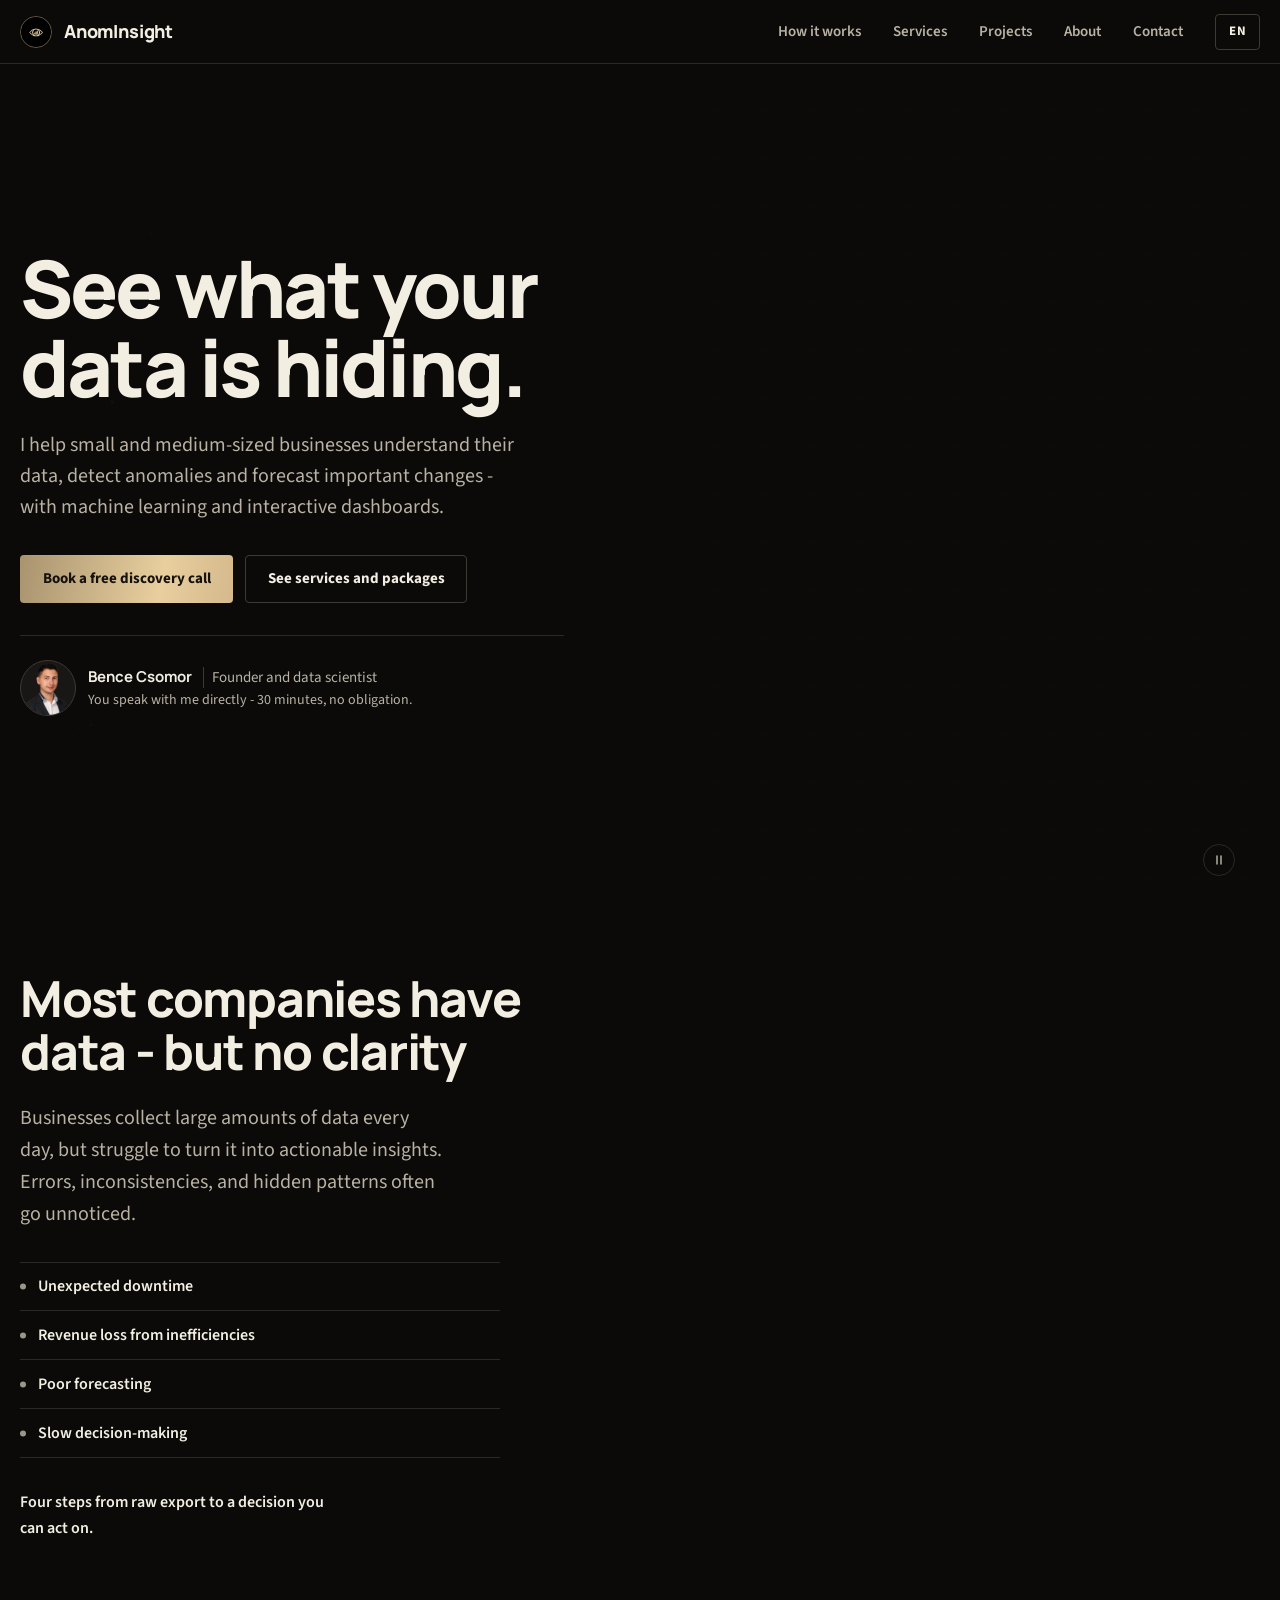
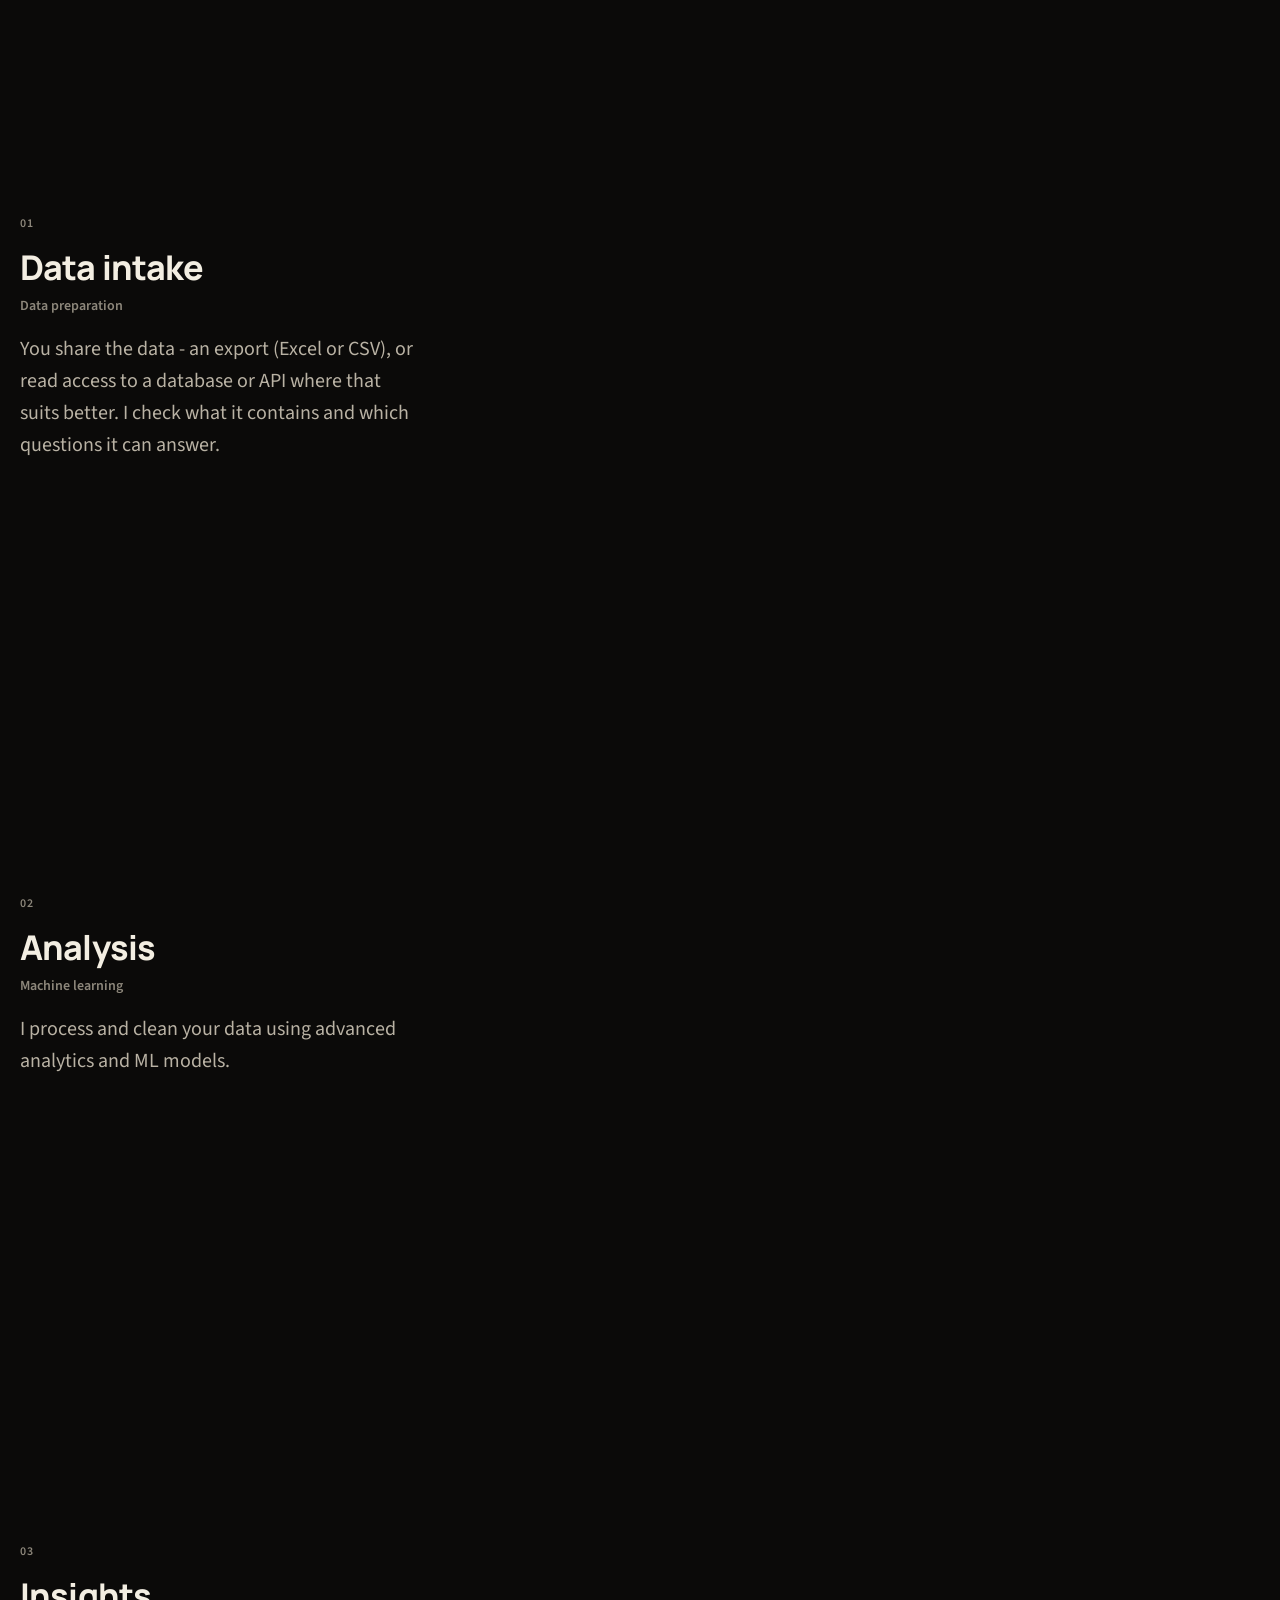
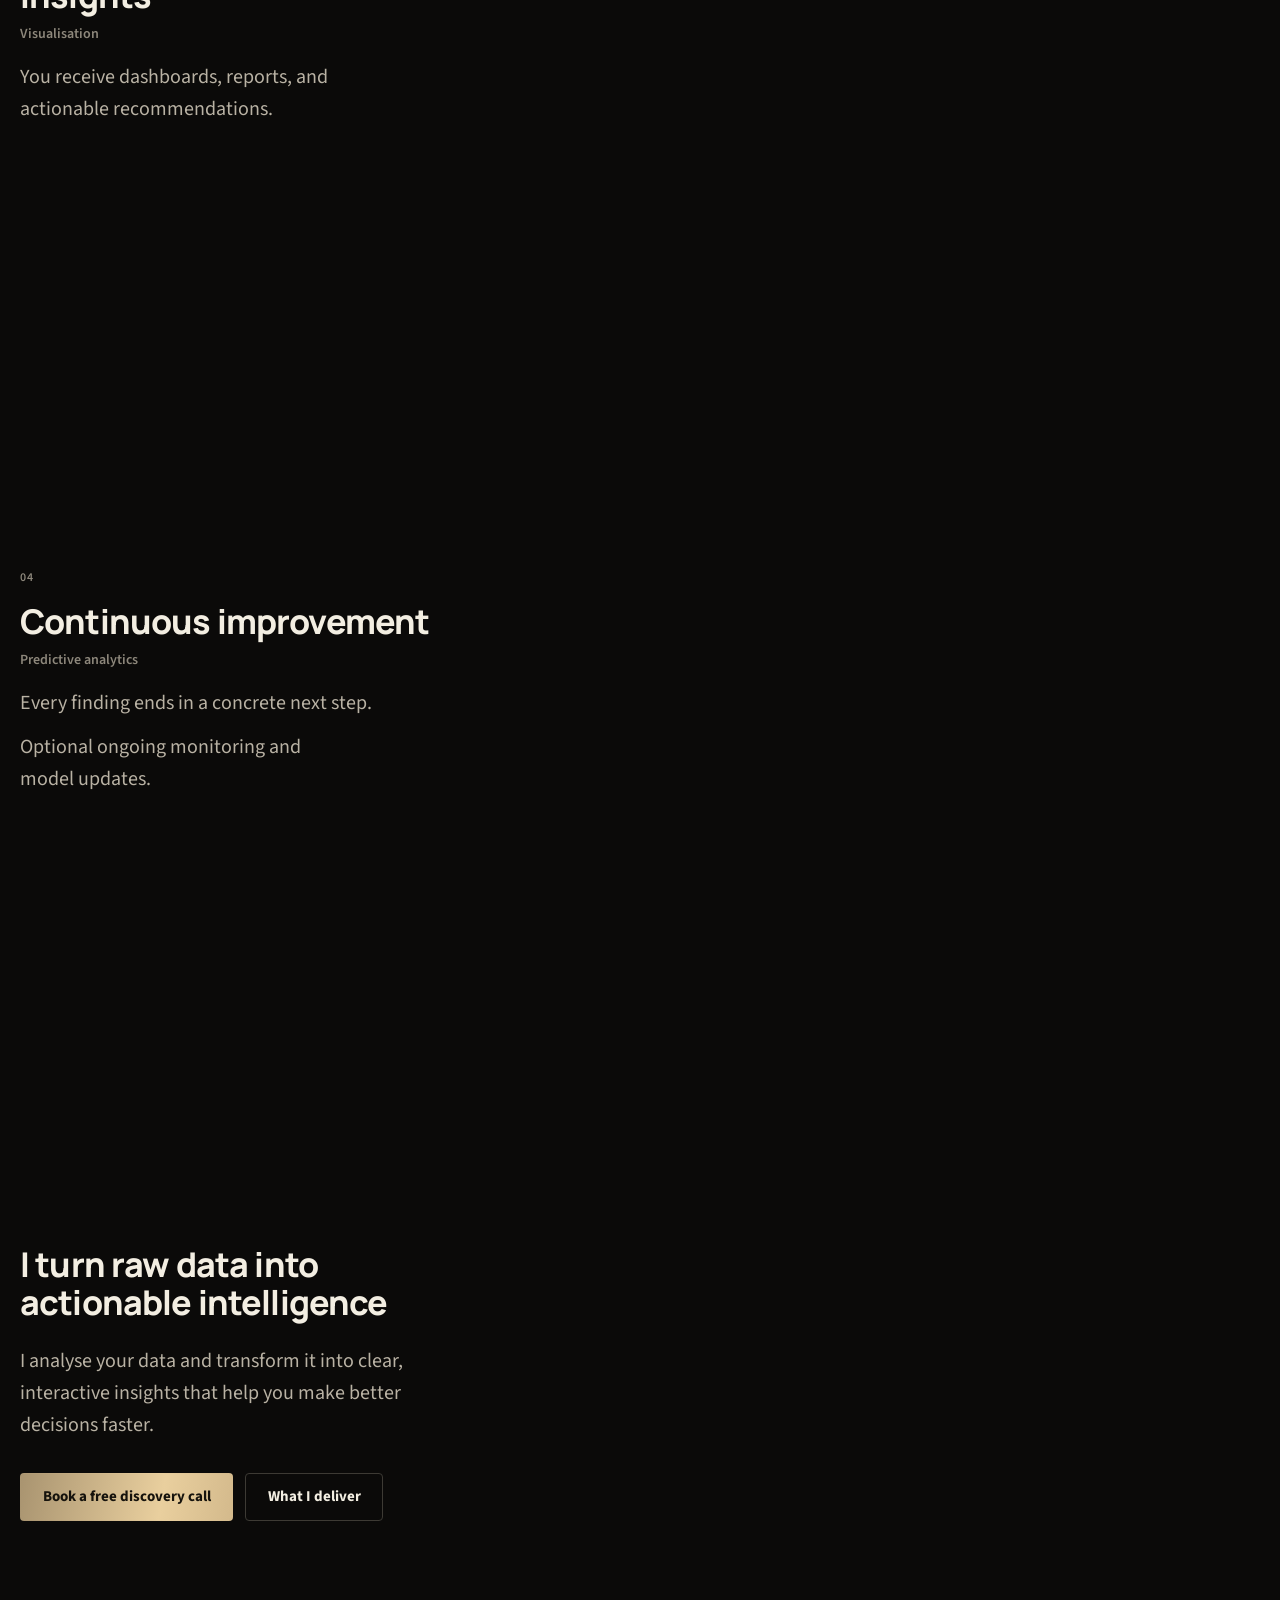
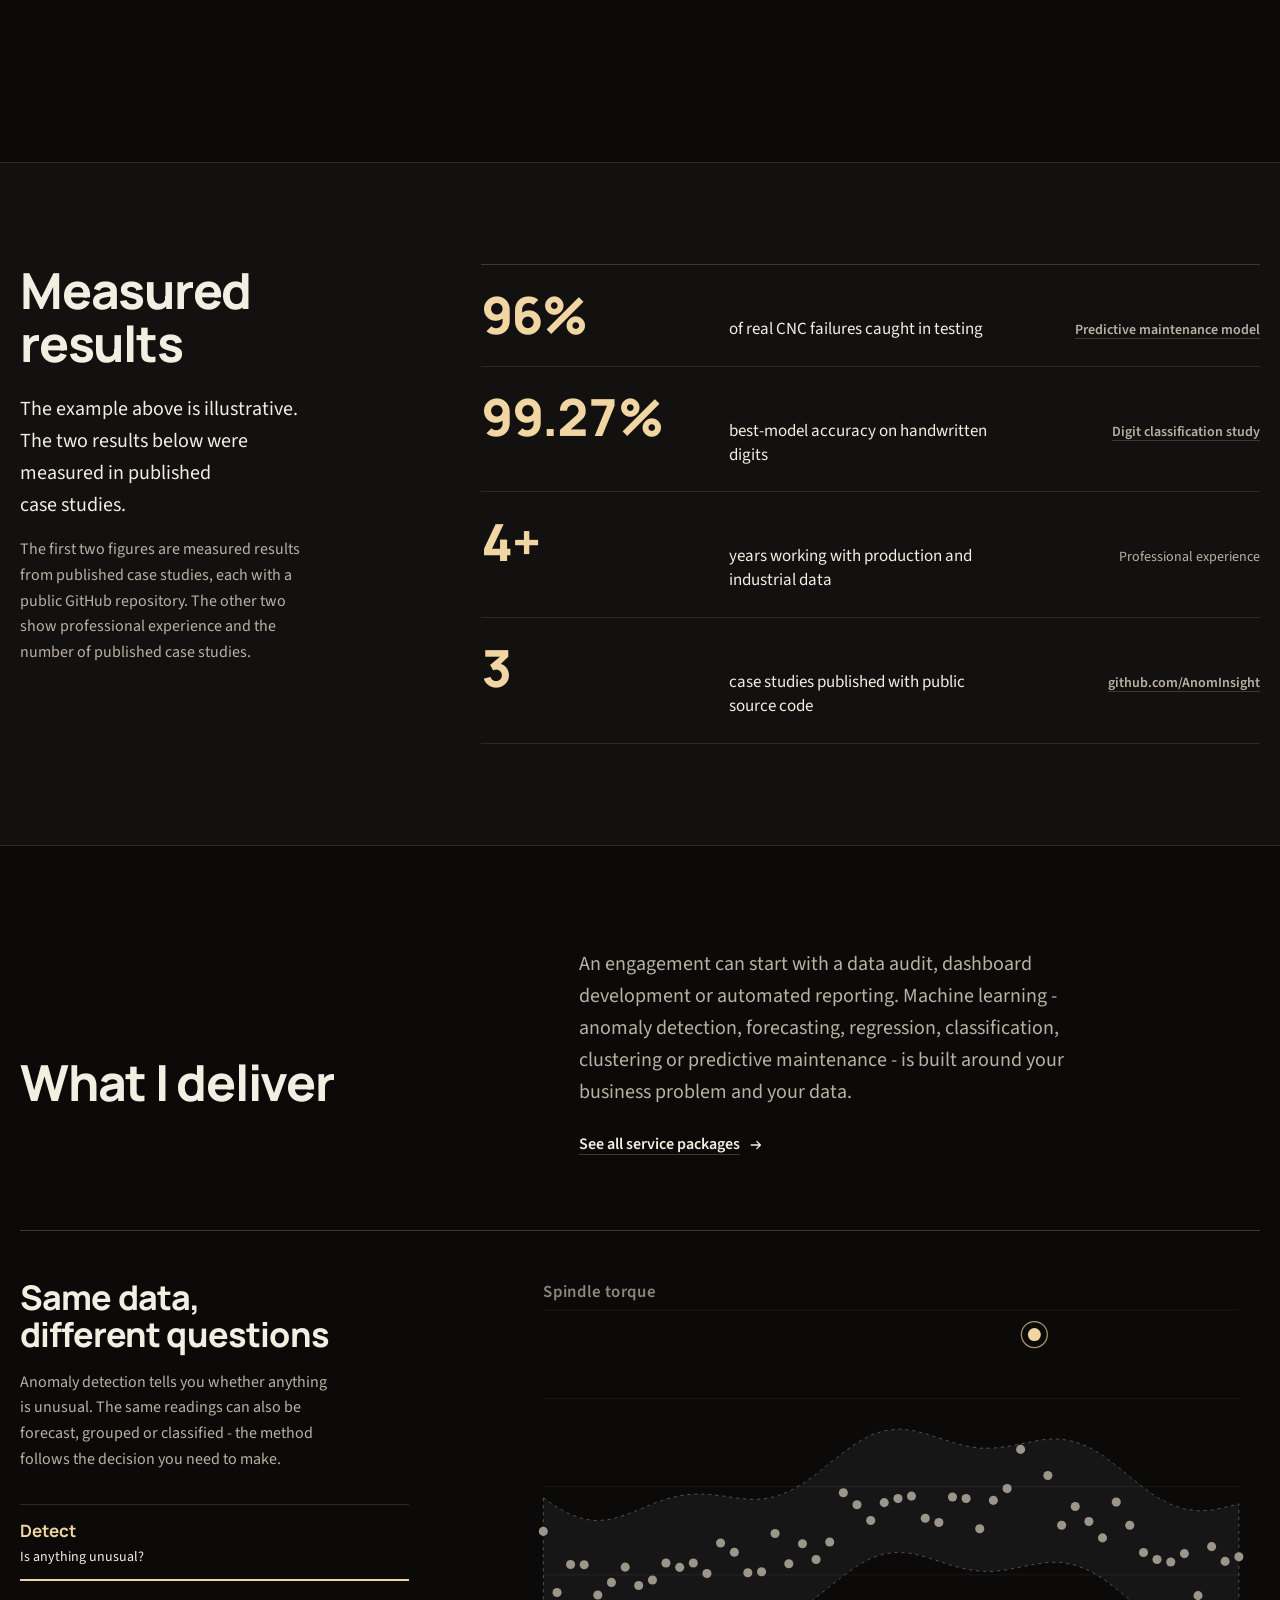
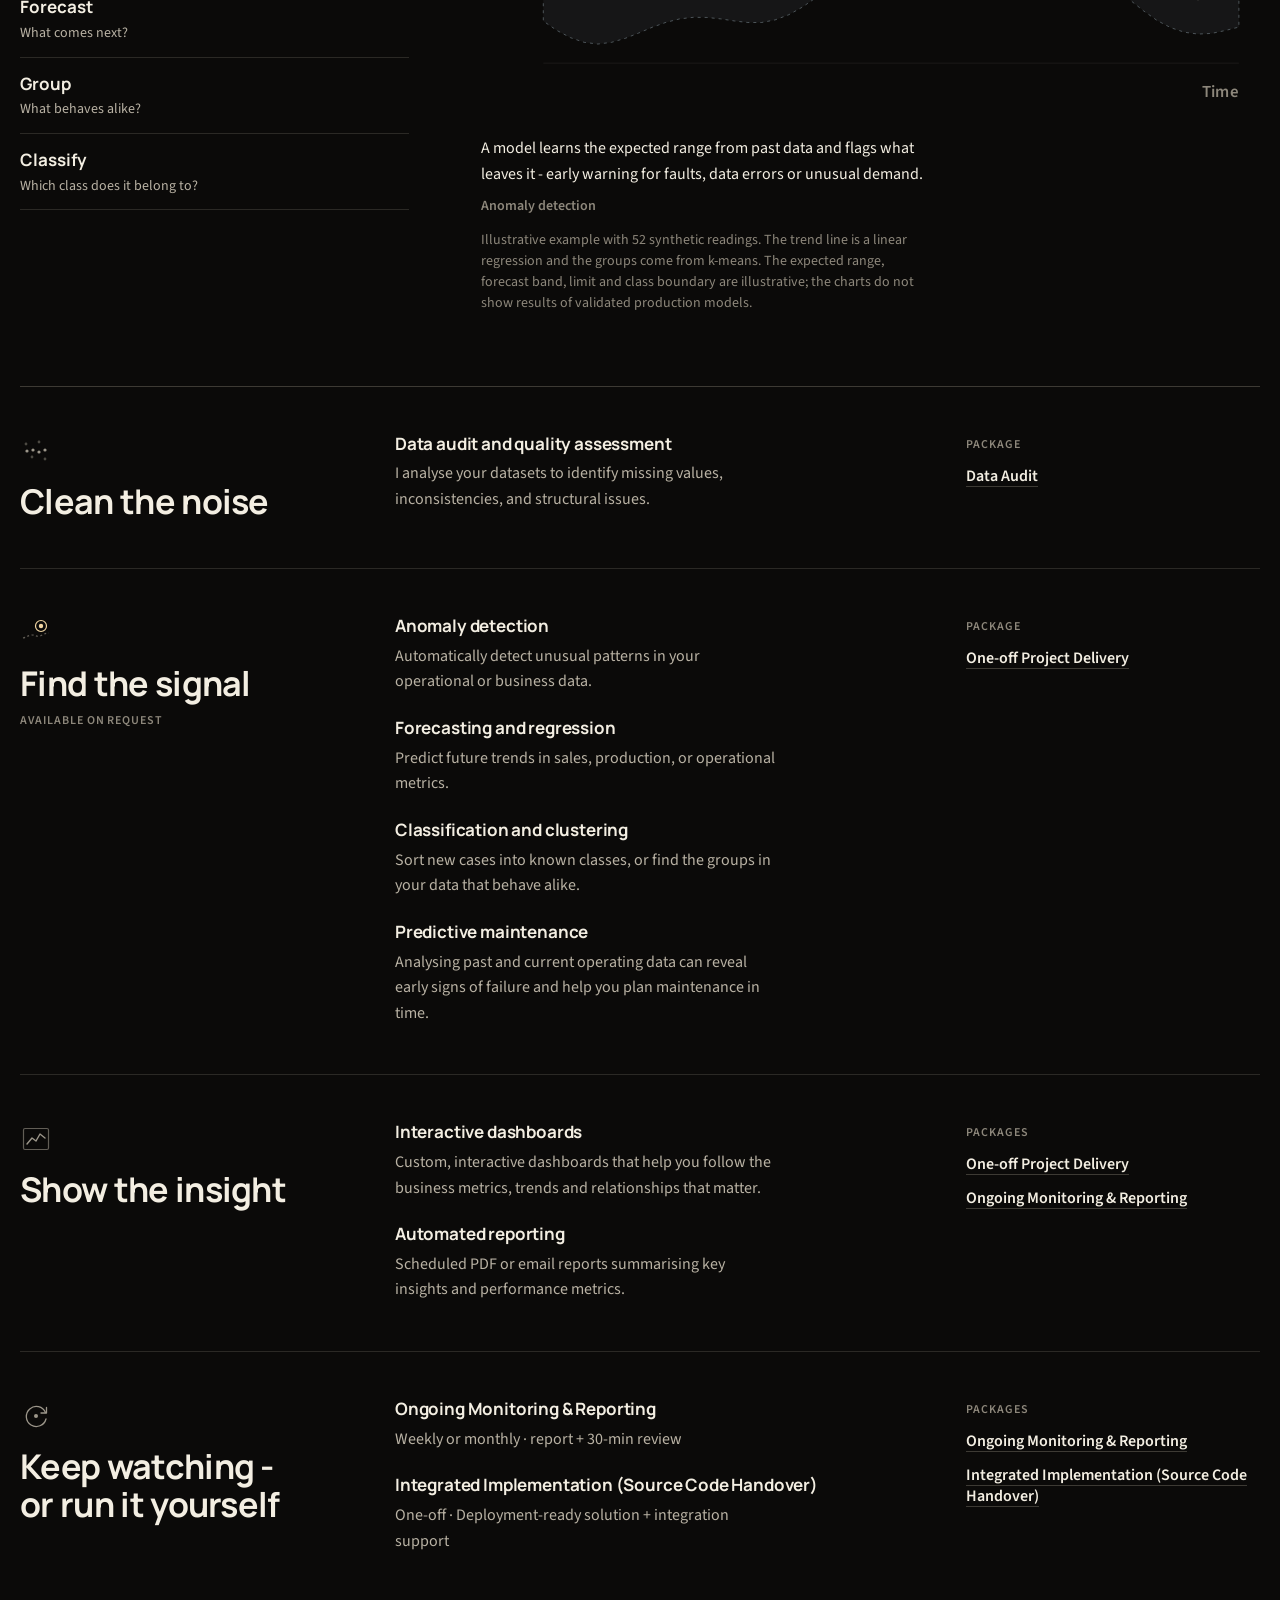
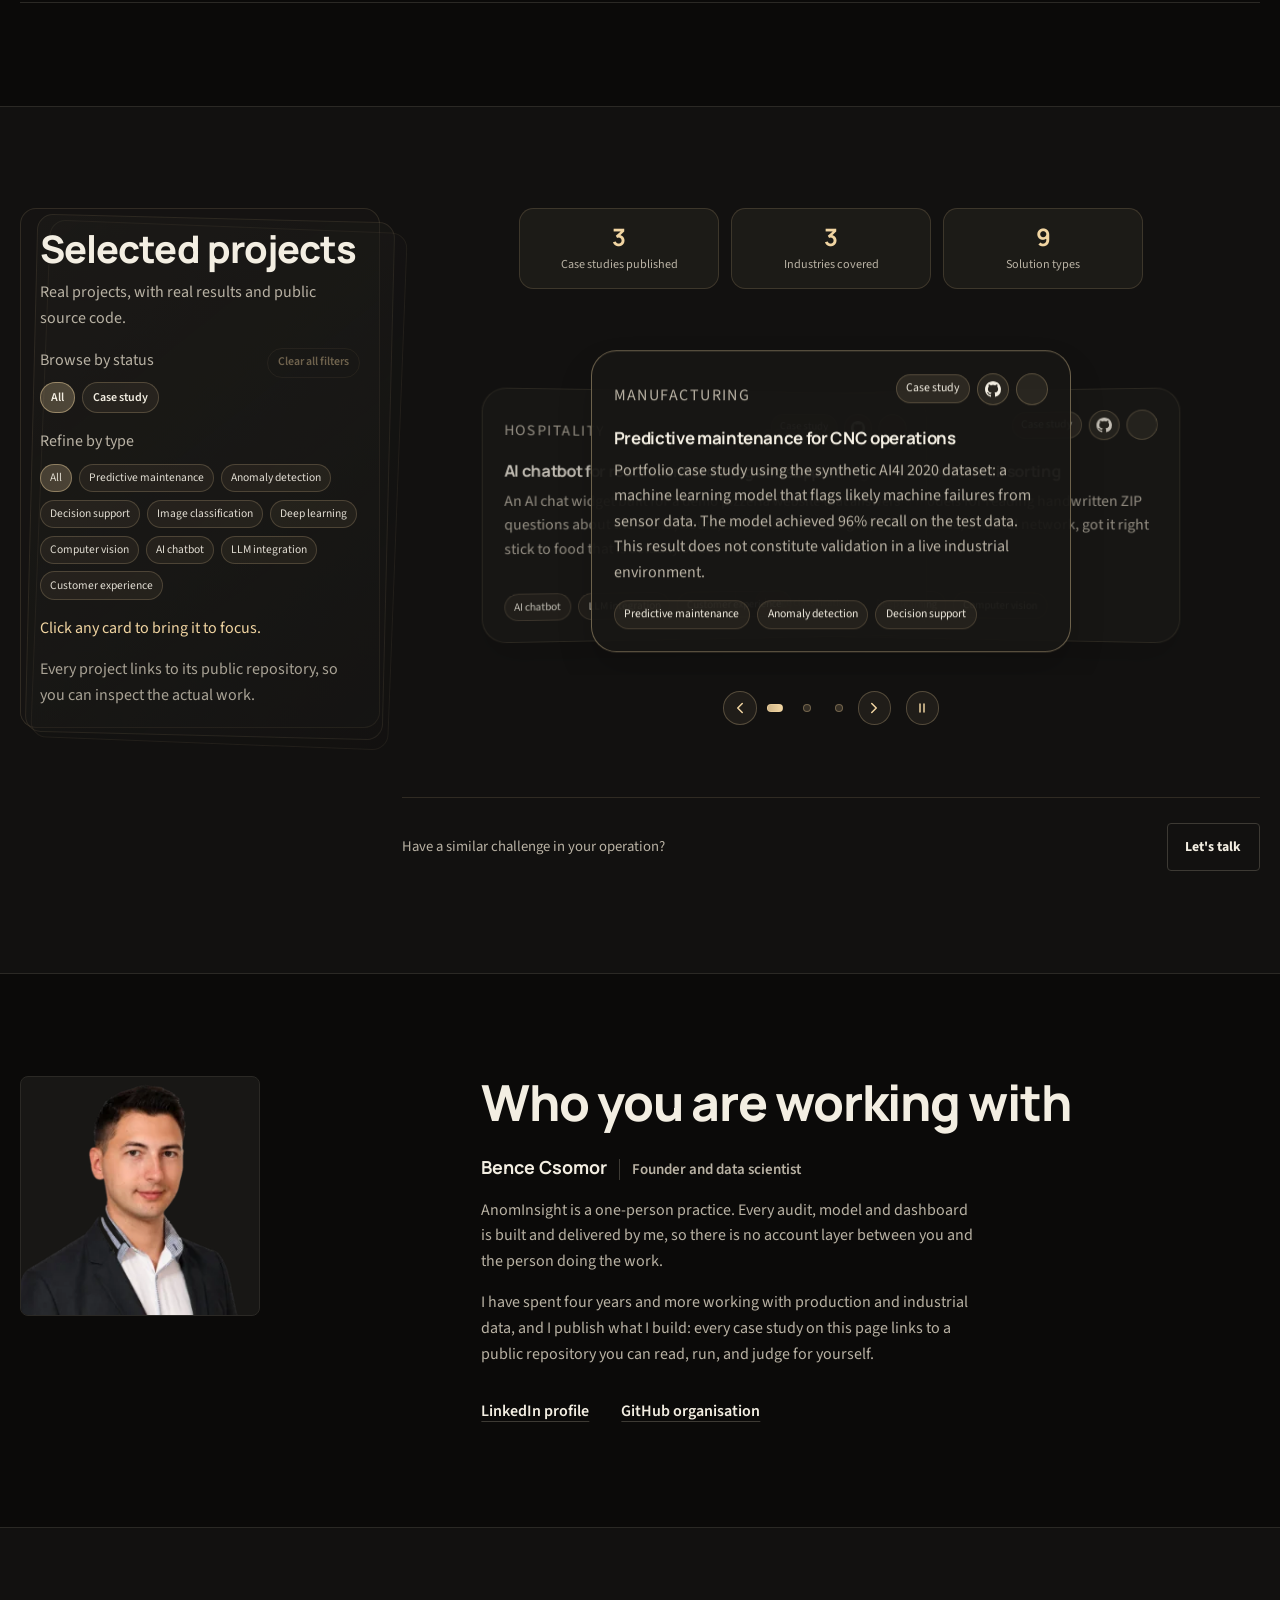
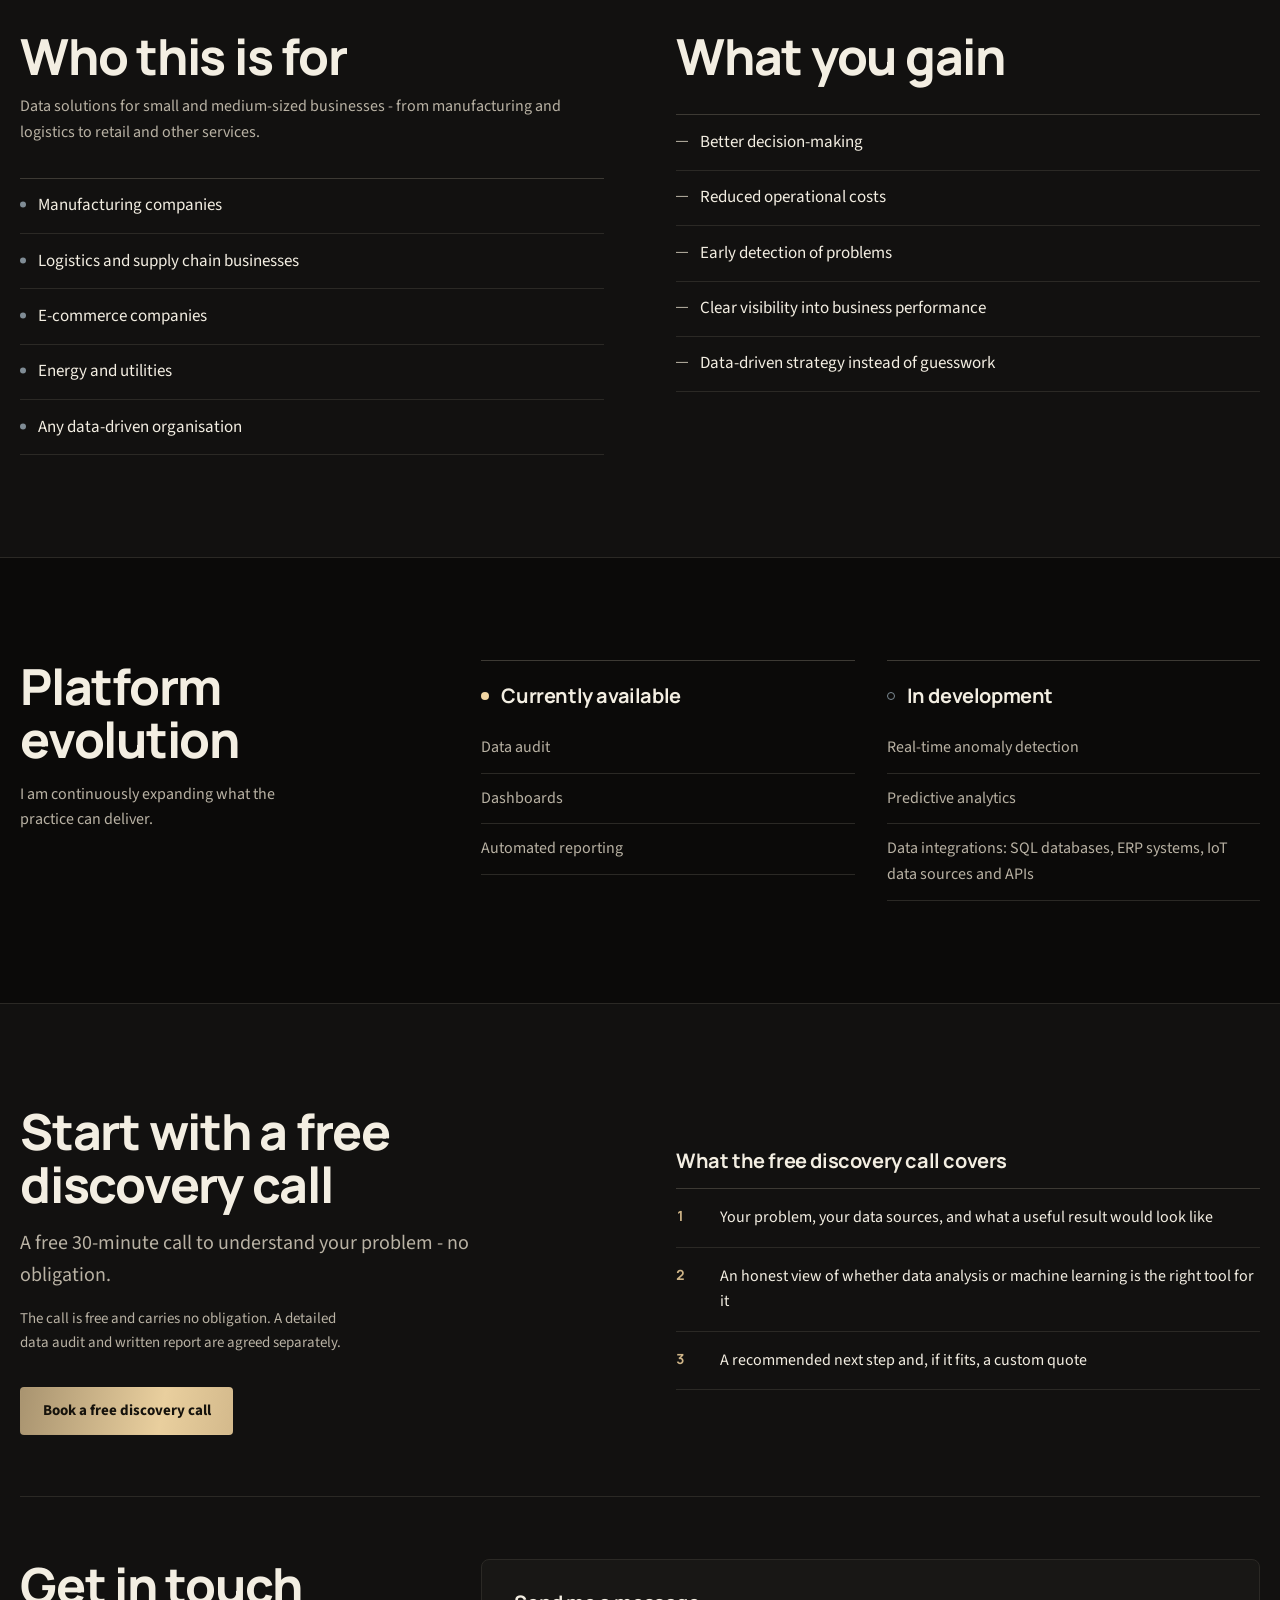
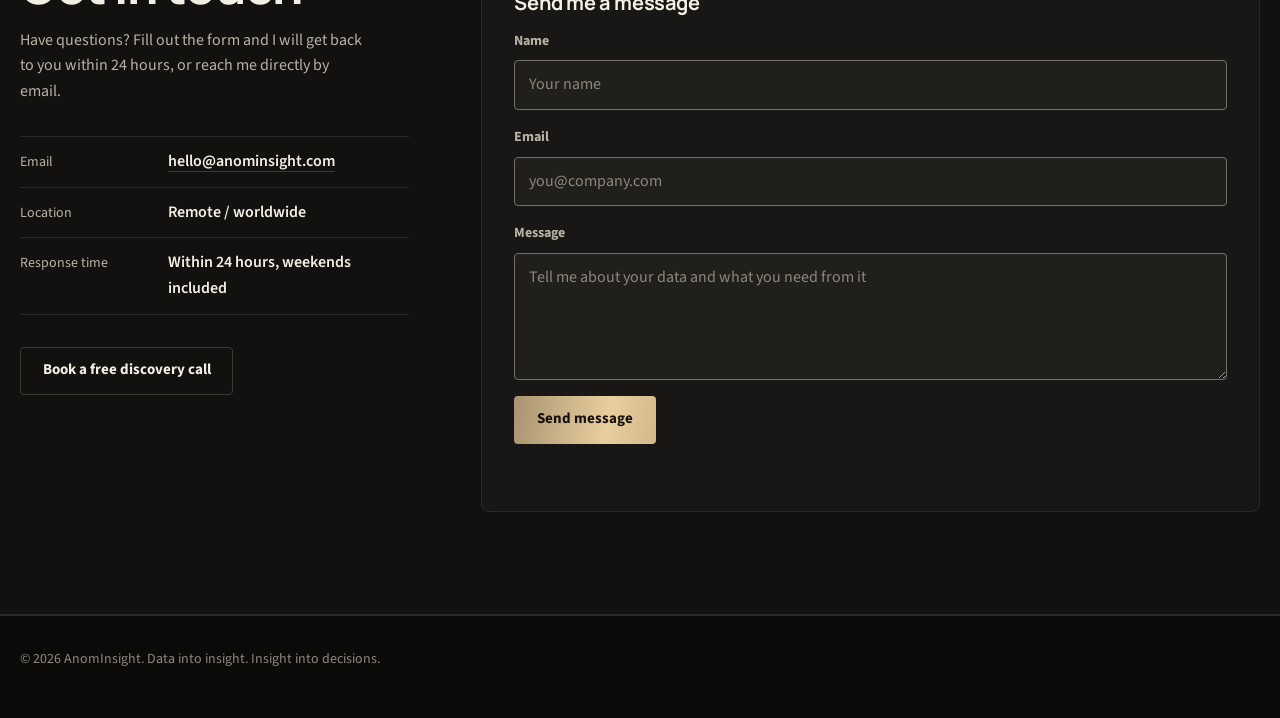
<file: src/frontend/versions/d/index.html>
<!DOCTYPE html>
<html lang="en">
  <head>
    <meta charset="UTF-8" />
    <meta name="viewport" content="width=device-width, initial-scale=1.0" />
    <meta name="description" content="AnomInsight – a founder-led data analytics and machine learning practice for small and medium-sized businesses: data audits, dashboards and reporting, anomaly detection, forecasting and regression, classification, clustering and predictive maintenance, with published case studies." />
    <meta name="robots" content="noindex" />
    <meta name="theme-color" content="#0B0A09" />
    <title data-i18n="home.pageTitleD">AnomInsight – data analytics, dashboards and machine learning for SMEs</title>
    <link rel="icon" type="image/png" sizes="32x32" href="../../../../images/favicon-circle-32.png?v=4" />
    <link rel="icon" type="image/png" sizes="192x192" href="../../../../images/favicon-circle-192.png?v=4" />
    <link rel="apple-touch-icon" href="../../../../images/favicon-circle-512.png?v=4" />
    <!-- Self-hosted fonts (see @font-face in style.css); preload the two latin files every page needs. -->
    <link rel="preload" href="../../../../fonts/source-sans-3-latin.woff2" as="font" type="font/woff2" crossorigin />
    <link rel="preload" href="../../../../fonts/manrope-latin.woff2" as="font" type="font/woff2" crossorigin />
    <link rel="stylesheet" href="style.css" />
    <link rel="modulepreload" href="signal-story.js" />
    <link rel="modulepreload" href="signal-data.js" />
    <!-- Lets CSS arm script-only states (e.g. the stage swapping its poster for the canvas). -->
    <script>document.documentElement.classList.add('js');</script>
  </head>
  <body>
    <a class="skip-link" href="#top" data-i18n="a11y.skip">Skip to content</a>
    <!-- Referenced by aria-describedby on every link that opens a new tab. -->
    <span id="newTabHint" hidden data-i18n="a11y.newTab">Opens in a new tab</span>

    <header class="site-header">
      <div class="shell site-header__inner">
        <a class="brand" href="#top">
          <span class="brand__mark"><img src="../../../../images/logo-circle-96.png" alt="" width="32" height="32" /></span>
          <span class="brand__name">AnomInsight</span>
        </a>

        <button class="menu-toggle" type="button" aria-label="Menu" data-i18n-aria="a11y.menu" aria-expanded="false" aria-controls="navLinks">
          <span></span><span></span><span></span>
        </button>

        <div class="nav-actions" id="navLinks">
          <nav class="nav-links" aria-label="Main navigation" data-i18n-aria="a11y.primaryNav">
            <a href="#method" data-i18n="nav.method">How it works</a>
            <a href="services.html" data-i18n="nav.services">Services</a>
            <a href="#projects" data-i18n="nav.projects">Projects</a>
            <a href="#about" data-i18n="nav.about">About</a>
            <a href="#contact" data-i18n="nav.contact">Contact</a>
          </nav>
          <button class="lang" type="button" data-lang-toggle data-i18n-aria="lang.switchAria" aria-label="Switch to Hungarian">
            <span data-i18n="lang.switchTo">EN</span>
          </button>
        </div>
      </div>
    </header>

    <main id="top" tabindex="-1">
      <!-- Hero and "How it works" share one stage: on wide screens it stays in
           view (sticky) while the text column scrolls, and the canvas inside it
           moves from noise to a flagged signal to a decision. Every block in the
           text column names the stage state it belongs to (data-state). -->
      <div class="signal-story" data-signal-story>
        <section class="hero" aria-labelledby="hero-title" data-state="0">
          <div class="hero__copy">
            <h1 id="hero-title" data-i18n="hero.heading">See what your data is hiding.</h1>
            <p class="hero__lead" data-i18n="hero.copyD">I help small and medium-sized businesses understand their data, detect anomalies and forecast important changes – with machine learning and interactive dashboards.</p>
            <div class="hero__actions">
              <a class="btn btn--primary" href="https://calendar.app.google/ckrBNEpqXD8Vm8Ji6" target="_blank" rel="noopener noreferrer" aria-describedby="newTabHint" data-i18n="offer.discoveryCtaD">Book a free discovery call</a>
              <a class="btn btn--secondary" href="services.html" data-i18n="offer.servicesCta">See services and packages</a>
            </div>
            <div class="hero__byline">
              <picture>
                <source srcset="../../../../images/founder-bence-csomor-256.webp" type="image/webp" />
                <img src="../../../../images/founder-bence-csomor.png" alt="" width="56" height="56" decoding="async" />
              </picture>
              <div class="hero__byline-text">
                <p><strong data-i18n="about.name">Bence Csomor</strong> <span class="hero__byline-role" data-i18n="about.role">Founder and data scientist</span></p>
                <p class="hero__byline-note" data-i18n="hero.callNote">You speak with me directly – 30 minutes, no obligation.</p>
              </div>
            </div>
          </div>
        </section>

        <div class="stage" data-stage>
          <div class="stage__frame">
            <!-- Shown without script (and in print): the finished state of the
                 illustration, drawn from the same example data as the canvas. -->
            <svg class="stage__poster" viewBox="0 24 520 172" aria-hidden="true" focusable="false">
              <path class="poster__grid" d="M0 40H520M0 80H520M0 120H520M0 160H520" />
              <path class="poster__band" d="M6,103 L14,105.8 L22,108.1 L30,109.8 L38,110.9 L46,111.2 L54,110.8 L62,109.8 L70,108.4 L78,106.8 L86,105.1 L94,103.7 L102,102.5 L110,101.8 L118,101.6 L126,101.7 L134,102.1 L142,102.7 L150,103.3 L158,103.6 L166,103.5 L174,102.8 L182,101.5 L190,99.6 L198,97.2 L206,94.3 L214,91.1 L222,88 L230,85 L238,82.4 L246,80.4 L254,79.1 L262,78.4 L270,78.5 L278,79.1 L286,80.2 L294,81.5 L302,82.8 L310,84 L318,84.8 L326,85.3 L334,85.3 L342,84.9 L350,84.2 L358,83.4 L366,82.6 L374,82 L382,81.9 L390,82.4 L398,83.5 L406,85.3 L414,87.6 L422,90.5 L430,93.6 L438,96.9 L446,100 L454,102.7 L462,104.9 L470,106.5 L478,107.4 L486,107.7 L494,107.4 L502,106.6 L510,105.6 L514,105.1 L514,149.1 L510,149.6 L502,150.6 L494,151.4 L486,151.7 L478,151.4 L470,150.5 L462,148.9 L454,146.7 L446,144 L438,140.9 L430,137.6 L422,134.5 L414,131.6 L406,129.3 L398,127.5 L390,126.4 L382,125.9 L374,126 L366,126.6 L358,127.4 L350,128.2 L342,128.9 L334,129.3 L326,129.3 L318,128.8 L310,128 L302,126.8 L294,125.5 L286,124.2 L278,123.1 L270,122.5 L262,122.4 L254,123.1 L246,124.4 L238,126.4 L230,129 L222,132 L214,135.1 L206,138.3 L198,141.2 L190,143.6 L182,145.5 L174,146.8 L166,147.5 L158,147.6 L150,147.3 L142,146.7 L134,146.1 L126,145.7 L118,145.6 L110,145.8 L102,146.5 L94,147.7 L86,149.1 L78,150.8 L70,152.4 L62,153.8 L54,154.8 L46,155.2 L38,154.9 L30,153.8 L22,152.1 L14,149.8 L6,147 Z" />
              <path class="poster__axis" d="M0 184H520" />
              <polyline class="poster__reading" points="6,115 16,136.8 25.9,126.8 35.9,126.9 45.8,137.7 55.8,133.2 65.8,127.7 75.7,134.3 85.7,132.3 95.6,126.3 105.6,127.8 115.6,126.3 125.5,130 135.5,119.1 145.5,122.4 155.4,129.7 165.4,129.4 175.3,115.7 185.3,126.5 195.3,119.4 205.2,125 215.2,118.8 225.1,101.2 235.1,105.5 245.1,111.1 255,104.7 265,103.2 274.9,102.4 284.9,110.3 294.9,111.8 304.8,102.7 314.8,103.2 324.7,114 334.7,103.9 344.7,99.7 354.6,85.7 364.6,44.7 374.5,95 384.5,112.8 394.5,106.1 404.4,111.4 414.4,117.3 424.4,104.5 434.3,112.8 444.3,122.5 454.2,125 464.2,125.9 474.2,122.9 484.1,137.9 494.1,120.4 504,125.7 514,124" />
              <path class="poster__leader" d="M364.6 57V184" />
              <circle class="poster__ring" cx="364.6" cy="44.7" r="11" />
              <circle class="poster__point" cx="364.6" cy="44.7" r="4.5" />
            </svg>

            <canvas class="stage__canvas" aria-hidden="true"></canvas>

            <!-- Visual duplicates of what the step text already says, placed by
                 signal-story.js over the canvas. Hidden from assistive tech;
                 the summary below describes the illustration once. -->
            <div class="stage__overlay" aria-hidden="true">
              <span class="stage__lane-label" data-lane="0" data-i18n="stage.stream.torque">Spindle torque</span>
              <span class="stage__lane-label" data-lane="1" data-i18n="stage.stream.temperature">Temperature</span>
              <span class="stage__lane-label" data-lane="2" data-i18n="stage.stream.power">Power draw</span>
              <span class="stage__flag-label" data-i18n="stage.flag">Outside expected range</span>

              <div class="stage-panel" data-stage-panel>
                <div class="stage-panel__head">
                  <span class="stage-panel__title" data-i18n="stage.stream.torque">Spindle torque</span>
                  <span class="stage-panel__legend">
                    <span class="legend legend--band" data-i18n="hero.signal.band">Expected range</span>
                    <span class="legend legend--reading" data-i18n="stage.legend.reading">Readings</span>
                    <span class="legend legend--flag" data-i18n="stage.legend.flagged">Flagged</span>
                  </span>
                </div>
                <div class="stage-panel__chart" data-chart-slot></div>
                <div class="stage-panel__tiles">
                  <p class="stage-tile"><span class="stage-tile__value" data-reading-count>52</span> <span class="stage-tile__label" data-i18n="stage.tile.checkedLabel">readings checked</span></p>
                  <p class="stage-tile stage-tile--flag"><span class="stage-tile__value" data-flag-count>1</span> <span class="stage-tile__label" data-i18n="stage.tile.flaggedLabel">outside expected range</span></p>
                  <p class="stage-tile"><span class="stage-tile__label" data-i18n="stage.tile.statusLabel">Status</span> <span class="stage-tile__value stage-tile__value--text" data-i18n="stage.tile.statusValue">Review needed</span></p>
                </div>
                <p class="stage-panel__alert">
                  <svg class="flag-glyph" viewBox="0 0 20 20" width="18" height="18" aria-hidden="true"><circle cx="10" cy="10" r="7.25" fill="none" stroke="currentColor" stroke-width="1.25" /><circle cx="10" cy="10" r="3" fill="currentColor" /></svg>
                  <span data-i18n="hero.signal.anomaly">Torque breaks out of its expected range.</span>
                </p>
              </div>

              <div class="decision" data-decision>
                <p class="decision__line">
                  <span class="decision__key" data-i18n="hero.signal.anomalyKey">Anomaly</span>
                  <span data-i18n="hero.signal.anomaly">Torque breaks out of its expected range.</span>
                </p>
                <svg class="decision__arrow" viewBox="0 0 20 20" width="16" height="16" aria-hidden="true"><path d="M10 4v11M5.5 11L10 15.5 14.5 11" fill="none" stroke="currentColor" stroke-width="1.6" stroke-linecap="round" stroke-linejoin="round" /></svg>
                <p class="decision__line">
                  <span class="decision__key" data-i18n="hero.signal.insightKey">Insight</span>
                  <span data-i18n="stage.decision.insight">Possible cause: tool wear. Needs further checking.</span>
                </p>
                <svg class="decision__arrow" viewBox="0 0 20 20" width="16" height="16" aria-hidden="true"><path d="M10 4v11M5.5 11L10 15.5 14.5 11" fill="none" stroke="currentColor" stroke-width="1.6" stroke-linecap="round" stroke-linejoin="round" /></svg>
                <p class="decision__line decision__line--next">
                  <span class="decision__key" data-i18n="stage.decision.nextKey">Next step</span>
                  <span data-i18n="stage.decision.next">Check the tool before the next shift and schedule a change if needed.</span>
                </p>
                <p class="decision__monitor" data-i18n="stage.decision.monitor">Ongoing monitoring keeps checking the readings after the change.</p>
              </div>
            </div>

            <p class="stage__caption" data-i18n="stage.caption">Illustrative example – CNC machine sensor data</p>
            <button class="stage__pause" type="button" aria-pressed="false" aria-label="Pause animation" data-i18n-aria="stage.pause" hidden>
              <svg class="icon-pause" viewBox="0 0 24 24" width="16" height="16" aria-hidden="true"><path d="M9 6v12M15 6v12" fill="none" stroke="currentColor" stroke-width="2.2" stroke-linecap="round" /></svg>
              <svg class="icon-play" viewBox="0 0 24 24" width="16" height="16" aria-hidden="true"><path d="M9 6.5v11l8.5-5.5z" fill="currentColor" stroke="currentColor" stroke-width="1.5" stroke-linejoin="round" /></svg>
            </button>
            <p class="sr-only" data-i18n="stage.summary">Illustrative example with three sensor data series from a CNC machine. One torque reading departs from its expected range, so it is flagged for review. The deviation points to possible causes and next checks, but on its own it does not prove tool wear.</p>
          </div>
        </div>

        <section class="story" id="method" aria-labelledby="story-title">
          <div class="story__opener" data-state="0">
            <h2 id="story-title" data-i18n="problem.titleD">Most companies have data – but no clarity</h2>
            <p class="story__lead" data-i18n="problem.text">Businesses collect large amounts of data every day, but struggle to turn it into actionable insights. Errors, inconsistencies, and hidden patterns often go unnoticed.</p>
            <ul class="story__issues">
              <li data-i18n="problem.issue1">Unexpected downtime</li>
              <li data-i18n="problem.issue2">Revenue loss from inefficiencies</li>
              <li data-i18n="problem.issue3">Poor forecasting</li>
              <li data-i18n="problem.issue4">Slow decision-making</li>
            </ul>
            <p class="story__bridge" data-i18n="method.subtitle">Four steps from raw export to a decision you can act on.</p>
          </div>

          <ol class="story__steps">
            <li class="step" data-state="1">
              <p class="step__meta"><span class="step__index">01</span></p>
              <h3 data-i18n="method.step1.titleD">Data intake</h3>
              <p class="step__discipline" data-i18n="solution.feature1D">Data preparation</p>
              <p data-i18n="method.step1.textD">You share the data – an export (Excel or CSV), or read access to a database or API where that suits better. I check what it contains and which questions it can answer.</p>
              <div class="step__frame" data-frame="1"></div>
            </li>
            <li class="step" data-state="2">
              <p class="step__meta"><span class="step__index">02</span></p>
              <h3 data-i18n="method.step2.title">Analysis</h3>
              <p class="step__discipline" data-i18n="solution.feature2">Machine learning</p>
              <p data-i18n="method.step2.text">I process and clean your data using advanced analytics and ML models.</p>
              <div class="step__frame" data-frame="2"></div>
            </li>
            <li class="step" data-state="3">
              <p class="step__meta"><span class="step__index">03</span></p>
              <h3 data-i18n="method.step3.title">Insights</h3>
              <p class="step__discipline" data-i18n="solution.feature3">Visualisation</p>
              <p data-i18n="method.step3.text">You receive dashboards, reports, and actionable recommendations.</p>
              <div class="step__frame" data-frame="3"></div>
            </li>
            <li class="step" data-state="4">
              <p class="step__meta"><span class="step__index">04</span></p>
              <h3 data-i18n="method.step4.title">Continuous improvement</h3>
              <p class="step__discipline" data-i18n="solution.feature4">Predictive analytics</p>
              <p data-i18n="story.step4.lead">Every finding ends in a concrete next step.</p>
              <p data-i18n="method.step4.text">Optional ongoing monitoring and model updates.</p>
              <div class="step__frame" data-frame="4"></div>
            </li>
          </ol>

          <div class="story__close" data-state="4">
            <h3 data-i18n="solution.title">I turn raw data into actionable intelligence</h3>
            <p data-i18n="solution.text">I analyse your data and transform it into clear, interactive insights that help you make better decisions faster.</p>
            <div class="story__actions">
              <a class="btn btn--primary" href="https://calendar.app.google/ckrBNEpqXD8Vm8Ji6" target="_blank" rel="noopener noreferrer" aria-describedby="newTabHint" data-i18n="offer.discoveryCtaD">Book a free discovery call</a>
              <a class="btn btn--secondary" href="#services" data-i18n="capabilities.heading">What I deliver</a>
            </div>
          </div>
        </section>
      </div>

      <section class="proof band" id="proof" aria-labelledby="proof-title">
        <div class="shell proof__grid">
          <div class="proof__intro">
            <h2 id="proof-title" data-i18n="proof.heading">Measured results</h2>
            <p class="proof__bridge" data-i18n="proof.bridge">The example above is illustrative. The two results below were measured in published case studies.</p>
            <p data-i18n="proof.noteD">The first two figures are measured results from published case studies, each with a public GitHub repository. The other two show professional experience and the number of published case studies.</p>
          </div>
          <ul class="proof__ledger">
            <li class="proof__row">
              <span class="proof__value" data-i18n="proof.recall.value">96%</span>
              <span class="proof__label" data-i18n="proof.recall.label">of real CNC failures caught in testing</span>
              <a class="proof__source" href="https://github.com/AnomInsight/02_Portfolio_Project" target="_blank" rel="noopener noreferrer" aria-describedby="newTabHint" data-i18n="proof.recall.source">Predictive maintenance model</a>
            </li>
            <li class="proof__row">
              <span class="proof__value" data-i18n="proof.accuracy.value">99.27%</span>
              <span class="proof__label" data-i18n="proof.accuracy.label">best-model accuracy on handwritten digits</span>
              <a class="proof__source" href="https://github.com/AnomInsight/01_Portfolio_Project" target="_blank" rel="noopener noreferrer" aria-describedby="newTabHint" data-i18n="proof.accuracy.source">Digit classification study</a>
            </li>
            <li class="proof__row">
              <span class="proof__value" data-i18n="proof.experience.value">4+</span>
              <span class="proof__label" data-i18n="proof.experience.label">years working with production and industrial data</span>
              <span class="proof__source" data-i18n="proof.experience.sourceD">Professional experience</span>
            </li>
            <li class="proof__row">
              <span class="proof__value" data-i18n="proof.repos.value">3</span>
              <span class="proof__label" data-i18n="proof.repos.label">case studies published with public source code</span>
              <a class="proof__source" href="https://github.com/AnomInsight" target="_blank" rel="noopener noreferrer" aria-describedby="newTabHint" data-i18n="proof.repos.source">github.com/AnomInsight</a>
            </li>
          </ul>
        </div>
      </section>

      <!-- The services, grouped by the stage of the story they belong to; each
           row links to the package that delivers it on services.html. -->
      <section class="section services-map" id="services" aria-labelledby="map-title">
        <div class="shell">
          <div class="map__intro">
            <h2 id="map-title" data-i18n="capabilities.heading">What I deliver</h2>
            <p data-i18n="capabilities.textD">An engagement can start with a data audit, dashboard development or automated reporting. Machine learning – anomaly detection, forecasting, regression, classification, clustering or predictive maintenance – is built around your business problem and your data.</p>
            <a class="text-link text-link--arrow" href="services.html">
              <span data-i18n="services.ctaAll">See all service packages</span>
              <svg viewBox="0 0 20 20" width="16" height="16" aria-hidden="true"><path d="M4 10h11M11 5.5L15.5 10 11 14.5" fill="none" stroke="currentColor" stroke-width="1.6" stroke-linecap="round" stroke-linejoin="round" /></svg>
            </a>
          </div>

          <!-- The same 52 readings as the story, answering four questions:
               a picture of the range of work, not a widget collection. Points
               move between views (modes.js); without script the questions
               read as a list. Illustrative, and labelled so. -->
          <div class="modes" data-modes>
            <div class="modes__side">
              <h3 id="modes-title" data-i18n="modes.title">Same data, different questions</h3>
              <p class="modes__lead" data-i18n="modes.lead">Anomaly detection tells you whether anything is unusual. The same readings can also be forecast, grouped or classified – the method follows the decision you need to make.</p>
              <div class="modes__tabs" role="group" aria-label="Choose a question" data-i18n-aria="modes.groupAria">
              <button class="modes__tab" type="button" data-mode="detect" aria-pressed="true">
                <span class="modes__tab-name" data-i18n="modes.detect.name">Detect</span>
                <span class="modes__tab-q" data-i18n="modes.detect.q">Is anything unusual?</span>
              </button>
              <button class="modes__tab" type="button" data-mode="forecast" aria-pressed="false">
                <span class="modes__tab-name" data-i18n="modes.forecast.name">Forecast</span>
                <span class="modes__tab-q" data-i18n="modes.forecast.q">What comes next?</span>
              </button>
              <button class="modes__tab" type="button" data-mode="group" aria-pressed="false">
                <span class="modes__tab-name" data-i18n="modes.group.name">Group</span>
                <span class="modes__tab-q" data-i18n="modes.group.q">What behaves alike?</span>
              </button>
              <button class="modes__tab" type="button" data-mode="classify" aria-pressed="false">
                <span class="modes__tab-name" data-i18n="modes.classify.name">Classify</span>
                <span class="modes__tab-q" data-i18n="modes.classify.q">Which class does it belong to?</span>
              </button>
              </div>
            </div>
            <!-- The chart sits outside the figure so phones can show it above the
                 questions (CSS order); it is aria-hidden, so reading and Tab order
                 do not change. Desktop places it back above the figure. -->
              <svg class="modes__plot" viewBox="0 0 600 340" aria-hidden="true" focusable="false">
                <path class="modes__grid" d="M48 24H584M48 92H584M48 160H584M48 228H584M48 296H584" />
                <path class="modes__layer modes__band" data-show="detect" />
                <g class="modes__layer" data-show="forecast">
                  <path class="modes__cone" />
                  <line class="modes__fit" />
                  <line class="modes__fit modes__fit--ahead" />
                  <line class="modes__limit" />
                  <line class="modes__now" />
                  <text class="modes__label modes__label--now" data-i18n="modes.forecast.now">Now</text>
                  <text class="modes__label modes__label--limit" data-i18n="modes.forecast.limit">Limit</text>
                  <circle class="modes__cross" r="5" />
                </g>
                <g class="modes__layer modes__hulls" data-show="group"></g>
                <g class="modes__layer" data-show="classify">
                  <path class="modes__watch-side" />
                  <line class="modes__boundary" />
                  <text class="modes__label modes__label--normal" data-i18n="modes.classify.normal">Normal</text>
                  <text class="modes__label modes__label--watch" data-i18n="modes.classify.watch">Needs review</text>
                </g>
                <g class="modes__points"></g>
                <circle class="modes__ring" r="10" />
                <text class="modes__axis modes__axis--x modes__layer" data-show="detect forecast" x="584" y="322" data-i18n="modes.axis.time">Time</text>
                <text class="modes__axis modes__axis--x modes__layer" data-show="group classify" x="584" y="322" data-i18n="stage.stream.torque">Spindle torque</text>
                <text class="modes__axis modes__layer" data-show="detect forecast" x="48" y="14" data-i18n="stage.stream.torque">Spindle torque</text>
                <text class="modes__axis modes__layer" data-show="group classify" x="48" y="14" data-i18n="stage.stream.temperature">Temperature</text>
              </svg>
            <figure class="modes__figure">
              <div class="modes__copies" aria-live="polite">
              <div class="modes__copy" data-copy="detect">
                <p class="modes__text" data-i18n="modes.detect.text">A model learns the expected range from past data and flags what leaves it – early warning for faults, data errors or unusual demand.</p>
                <p class="modes__methods" data-i18n="modes.detect.methods">Anomaly detection</p>
              </div>
              <div class="modes__copy" data-copy="forecast">
                <p class="modes__text" data-i18n="modes.forecast.text">Forecasting models estimate how a value is likely to develop, based on past data. A range estimated with a suitable method can show the uncertainty – useful for planning demand, load or the timing of maintenance.</p>
                <p class="modes__methods" data-i18n="modes.forecast.methods">Forecasting · Regression · Predictive maintenance</p>
              </div>
              <div class="modes__copy" data-copy="group">
                <p class="modes__text" data-i18n="modes.group.text">Clustering finds groups nobody has labelled in advance – operating modes, customer segments, product families.</p>
                <p class="modes__methods" data-i18n="modes.group.methods">Clustering · Segmentation</p>
              </div>
              <div class="modes__copy" data-copy="classify">
                <p class="modes__text" data-i18n="modes.classify.text">A model learns from labelled examples and sorts new cases into classes – fault types, risk levels, document types.</p>
                <p class="modes__methods" data-i18n="modes.classify.methods">Classification</p>
              </div>
              </div>
              <figcaption class="modes__caption" data-i18n="modes.caption">Illustrative example with 52 synthetic readings. The trend line is a linear regression and the groups come from k-&#8288;means. The expected range, forecast band, limit and class boundary are illustrative; the charts do not show results of validated production models.</figcaption>
            </figure>
          </div>

          <ol class="map">
            <li class="map__row">
              <div class="map__stage">
                <svg class="map__glyph" viewBox="0 0 32 32" width="32" height="32" aria-hidden="true"><g fill="currentColor"><circle cx="6" cy="9" r="1.4" opacity=".45" /><circle cx="12" cy="22" r="1.4" opacity=".45" /><circle cx="19" cy="7" r="1.4" opacity=".45" /><circle cx="25" cy="24" r="1.4" opacity=".45" /><circle cx="7" cy="16" r="1.6" /><circle cx="13" cy="15" r="1.6" /><circle cx="19" cy="17" r="1.6" /><circle cx="25" cy="15" r="1.6" /></g></svg>
                <h3 data-i18n="map.clean">Clean the noise</h3>
              </div>
              <ul class="map__services">
                <li>
                  <h4 data-i18n="services.card1.title">Data audit and quality assessment</h4>
                  <p data-i18n="services.card1.textD">I analyse your datasets to identify missing values, inconsistencies, and structural issues.</p>
                </li>
              </ul>
              <p class="map__packages">
                <span class="map__packages-label" data-i18n="map.package">Package</span>
                <a href="services.html#pkg-audit" data-i18n="packages.audit.titleD">Data Audit</a>
              </p>
            </li>
            <li class="map__row">
              <div class="map__stage">
                <svg class="map__glyph" viewBox="0 0 32 32" width="32" height="32" aria-hidden="true"><path d="M3 21c4-1 6-3 9-3s5 2 8 1 5-3 9-3" fill="none" stroke="currentColor" stroke-width="1.2" stroke-dasharray="2 2.5" opacity=".6" /><circle class="map__glyph-signal" cx="21" cy="9" r="5.5" fill="none" stroke="currentColor" stroke-width="1.2" /><circle class="map__glyph-signal" cx="21" cy="9" r="2.2" fill="currentColor" /></svg>
                <h3 data-i18n="map.find">Find the signal</h3>
                <p class="map__note" data-i18n="advanced.subtitle">Available on request</p>
              </div>
              <ul class="map__services">
                <li>
                  <h4 data-i18n="advanced.card1.title">Anomaly detection</h4>
                  <p data-i18n="advanced.card1.text">Automatically detect unusual patterns in your operational or business data.</p>
                </li>
                <li>
                  <h4 data-i18n="map.forecast.title">Forecasting and regression</h4>
                  <p data-i18n="advanced.card2.text">Predict future trends in sales, production, or operational metrics.</p>
                </li>
                <li>
                  <h4 data-i18n="map.ml.title">Classification and clustering</h4>
                  <p data-i18n="map.ml.text">Sort new cases into known classes, or find the groups in your data that behave alike.</p>
                </li>
                <li>
                  <h4 data-i18n="advanced.card3.title">Predictive maintenance</h4>
                  <p data-i18n="advanced.card3.textD">Analysing past and current operating data can reveal early signs of failure and help you plan maintenance in time.</p>
                </li>
              </ul>
              <p class="map__packages">
                <span class="map__packages-label" data-i18n="map.package">Package</span>
                <a href="services.html#pkg-project" data-i18n="packages.project.titleD">One-off Project Delivery</a>
              </p>
            </li>
            <li class="map__row">
              <div class="map__stage">
                <svg class="map__glyph" viewBox="0 0 32 32" width="32" height="32" aria-hidden="true"><rect x="3.5" y="5.5" width="25" height="21" rx="1.5" fill="none" stroke="currentColor" stroke-width="1.2" opacity=".6" /><path d="M7 21l5-6 4 3 4-7 5 4" fill="none" stroke="currentColor" stroke-width="1.4" stroke-linecap="round" stroke-linejoin="round" /></svg>
                <h3 data-i18n="map.show">Show the insight</h3>
              </div>
              <ul class="map__services">
                <li>
                  <h4 data-i18n="services.card2.title">Interactive dashboards</h4>
                  <p data-i18n="services.card2.textD">Custom, interactive dashboards that help you follow the business metrics, trends and relationships that matter.</p>
                </li>
                <li>
                  <h4 data-i18n="services.card3.title">Automated reporting</h4>
                  <p data-i18n="services.card3.text">Scheduled PDF or email reports summarising key insights and performance metrics.</p>
                </li>
              </ul>
              <p class="map__packages">
                <span class="map__packages-label" data-i18n="map.packages">Packages</span>
                <a href="services.html#pkg-project" data-i18n="packages.project.titleD">One-off Project Delivery</a>
                <a href="services.html#pkg-monitoring" data-i18n="packages.monitoring.titleD">Ongoing Monitoring &amp; Reporting</a>
              </p>
            </li>
            <li class="map__row">
              <div class="map__stage">
                <svg class="map__glyph" viewBox="0 0 32 32" width="32" height="32" aria-hidden="true"><path d="M25.5 12.5A10 10 0 1 0 26 19" fill="none" stroke="currentColor" stroke-width="1.3" stroke-linecap="round" /><path d="M26.5 7.5v5.5H21" fill="none" stroke="currentColor" stroke-width="1.3" stroke-linecap="round" stroke-linejoin="round" /><circle cx="16" cy="16" r="2" fill="currentColor" /></svg>
                <h3 data-i18n="map.keep">Keep watching – or run it yourself</h3>
              </div>
              <ul class="map__services">
                <li>
                  <h4 data-i18n="packages.monitoring.titleD">Ongoing Monitoring &amp; Reporting</h4>
                  <p data-i18n="packages.monitoring.metaD">Weekly or monthly · report + 30-min review</p>
                </li>
                <li>
                  <h4 data-i18n="packages.integrated.titleD">Integrated Implementation (Source Code Handover)</h4>
                  <p data-i18n="packages.integrated.meta">One-off · Deployment-ready solution + integration support</p>
                </li>
              </ul>
              <p class="map__packages">
                <span class="map__packages-label" data-i18n="map.packages">Packages</span>
                <a href="services.html#pkg-monitoring" data-i18n="packages.monitoring.titleD">Ongoing Monitoring &amp; Reporting</a>
                <a href="services.html#pkg-integrated" data-i18n="packages.integrated.titleD">Integrated Implementation (Source Code Handover)</a>
              </p>
            </li>
          </ol>
        </div>
      </section>

      <section class="section container portfolio-section band" id="projects">
        <div class="portfolio-shell">
          <div class="portfolio-sticky">
            <h2 data-i18n="portfolio.heading">Selected projects</h2>
            <p class="section-subtitle" data-i18n="portfolio.subtitle">Real projects, with real results and public source code.</p>
            <div class="portfolio-filter-header">
              <p class="portfolio-filter-title" data-i18n="portfolio.statusFiltersTitleD">Browse by status</p>
              <button type="button" id="portfolioClearFilters" class="portfolio-clear-filters-btn" data-i18n="portfolio.clearAllFilters" disabled>Clear all filters</button>
            </div>
            <div class="portfolio-filters portfolio-status-filters" id="portfolioStatusFilters" aria-label="Project status filters, select one or more" data-i18n-aria="portfolio.statusFiltersAriaD" role="group"></div>
            <p class="portfolio-filter-title" data-i18n="portfolio.filtersTitle">Refine by type</p>
            <div class="portfolio-filters portfolio-type-filters" id="portfolioFilters" aria-label="Project type filters, select one or more" data-i18n-aria="portfolio.filtersAria" role="group"></div>
            <p class="portfolio-focus-hint" data-i18n="portfolio.focusHint">Click any card to bring it to focus.</p>
            <p class="portfolio-note" data-i18n="portfolio.noteD">Every project links to its public repository, so you can inspect the actual work.</p>
          </div>
          <div class="portfolio-main">
            <div class="portfolio-stats" id="portfolioStats" role="group" aria-label="Portfolio highlights" data-i18n-aria="portfolio.statsAria"></div>
            <!-- Phones only (hidden above 840px): result count + the button that opens the filter sheet. -->
            <div class="portfolio-bar">
              <p class="portfolio-count" id="portfolioCount"></p>
              <button type="button" class="portfolio-filter-btn" id="portfolioFilterOpen" aria-haspopup="dialog" aria-expanded="false" aria-controls="portfolioFilterSheet">
                <svg viewBox="0 0 24 24" width="18" height="18" aria-hidden="true"><path d="M4 7h9M17 7h3M4 17h3M11 17h9" fill="none" stroke="currentColor" stroke-width="1.8" stroke-linecap="round"/><circle cx="15" cy="7" r="2" fill="none" stroke="currentColor" stroke-width="1.8"/><circle cx="9" cy="17" r="2" fill="none" stroke="currentColor" stroke-width="1.8"/></svg>
                <span data-i18n="portfolio.filterButtonD">Filter</span>
                <span class="portfolio-filter-badge" id="portfolioFilterBadge" aria-hidden="true" hidden></span>
              </button>
            </div>
            <div class="portfolio-rotator" id="portfolioTrack" role="group" aria-label="Portfolio projects" data-i18n-aria="portfolio.trackAria"></div>
            <div class="portfolio-nav" id="portfolioNav" role="group" aria-label="Portfolio navigation" data-i18n-aria="portfolio.navAria">
              <button type="button" class="portfolio-nav-arrow portfolio-nav-prev" id="portfolioNavPrev" aria-label="Previous project" data-i18n-aria="portfolio.navPrev">
                <svg viewBox="0 0 24 24" width="18" height="18" aria-hidden="true"><path d="M15 6l-6 6 6 6" fill="none" stroke="currentColor" stroke-width="2" stroke-linecap="round" stroke-linejoin="round"/></svg>
              </button>
              <div class="portfolio-nav-dots" id="portfolioNavDots" role="group" aria-label="Project pages" data-i18n-aria="portfolio.navDotsAriaD"></div>
              <span class="portfolio-nav-count" id="portfolioNavCount" aria-hidden="true"></span>
              <button type="button" class="portfolio-nav-arrow portfolio-nav-next" id="portfolioNavNext" aria-label="Next project" data-i18n-aria="portfolio.navNext">
                <svg viewBox="0 0 24 24" width="18" height="18" aria-hidden="true"><path d="M9 6l6 6-6 6" fill="none" stroke="currentColor" stroke-width="2" stroke-linecap="round" stroke-linejoin="round"/></svg>
              </button>
              <button type="button" class="portfolio-nav-arrow portfolio-nav-pause" id="portfolioNavPause" aria-pressed="false" aria-label="Pause automatic rotation" data-i18n-aria="portfolio.pauseRotation">
                <svg class="icon-pause" viewBox="0 0 24 24" width="16" height="16" aria-hidden="true"><path d="M9 6v12M15 6v12" fill="none" stroke="currentColor" stroke-width="2.2" stroke-linecap="round"/></svg>
                <svg class="icon-play" viewBox="0 0 24 24" width="16" height="16" aria-hidden="true"><path d="M9 6.5v11l8.5-5.5z" fill="currentColor" stroke="currentColor" stroke-width="1.5" stroke-linejoin="round"/></svg>
              </button>
            </div>
            <p class="sr-only" id="portfolioLive" aria-live="polite"></p>
            <div class="portfolio-cta">
              <p data-i18n="portfolio.ctaText">Have a similar challenge in your operation?</p>
              <a href="#contact" class="btn btn--ghost" data-i18n="portfolio.ctaButton">Let's talk</a>
            </div>
          </div>
        </div>
      </section>

      <div class="portfolio-detail-modal" id="portfolioDetailModal" aria-hidden="true">
        <div class="portfolio-detail-backdrop" data-close-portfolio-detail="true"></div>
        <article class="portfolio-detail-dialog" role="dialog" aria-modal="true" aria-labelledby="portfolioDetailTitle" aria-describedby="portfolioDetailText">
          <div class="portfolio-detail-top">
            <p class="portfolio-kind" id="portfolioDetailKind"></p>
            <span class="portfolio-stage" id="portfolioDetailStage"></span>
          </div>
          <h3 id="portfolioDetailTitle">Project overview</h3>
          <p id="portfolioDetailText"></p>
          <div class="portfolio-detail-meta" id="portfolioDetailMeta"></div>
          <div class="portfolio-detail-actions">
            <a class="btn btn--ghost portfolio-detail-github" id="portfolioDetailGithub" href="#" target="_blank" rel="noopener noreferrer" aria-describedby="newTabHint" hidden>
              <svg viewBox="0 0 16 16" width="16" height="16" fill="currentColor" aria-hidden="true"><path d="M8 0C3.58 0 0 3.58 0 8c0 3.54 2.29 6.53 5.47 7.59.4.07.55-.17.55-.38 0-.19-.01-.82-.01-1.49-2.01.37-2.53-.49-2.69-.94-.09-.23-.48-.94-.82-1.13-.28-.15-.68-.52-.01-.53.63-.01 1.08.58 1.23.82.72 1.21 1.87.87 2.33.66.07-.52.28-.87.51-1.07-1.78-.2-3.64-.89-3.64-3.95 0-.87.31-1.59.82-2.15-.08-.2-.36-1.02.08-2.12 0 0 .67-.21 2.2.82.64-.18 1.32-.27 2-.27.68 0 1.36.09 2 .27 1.53-1.04 2.2-.82 2.2-.82.44 1.1.16 1.92.08 2.12.51.56.82 1.27.82 2.15 0 3.07-1.87 3.75-3.65 3.95.29.25.54.73.54 1.48 0 1.07-.01 1.93-.01 2.2 0 .21.15.46.55.38A8.013 8.013 0 0 0 16 8c0-4.42-3.58-8-8-8z"/></svg>
              <span data-i18n="portfolio.githubButton">View on GitHub</span>
            </a>
            <button type="button" class="btn btn--ghost portfolio-detail-close" id="portfolioDetailCloseBtn">
              <svg viewBox="0 0 20 20" width="16" height="16" aria-hidden="true"><path d="M5 5l10 10M15 5L5 15" fill="none" stroke="currentColor" stroke-width="1.7" stroke-linecap="round" /></svg>
              <span class="sr-only" data-i18n="portfolio.detailsClose">Close</span>
            </button>
          </div>
        </article>
      </div>

      <!-- Phones only: the portfolio filter sheet, opened by #portfolioFilterOpen. -->
      <dialog class="portfolio-sheet" id="portfolioFilterSheet" aria-labelledby="portfolioSheetTitle">
        <div class="portfolio-sheet-head">
          <h3 class="portfolio-sheet-title" id="portfolioSheetTitle" data-i18n="portfolio.filterButtonD">Filter</h3>
          <button type="button" class="portfolio-sheet-clear" id="portfolioSheetClear" data-i18n="portfolio.clearAllFilters">Clear all filters</button>
          <button type="button" class="portfolio-sheet-close" id="portfolioSheetClose" aria-label="Close" data-i18n-aria="portfolio.detailsClose">
            <svg viewBox="0 0 20 20" width="16" height="16" aria-hidden="true"><path d="M5 5l10 10M15 5L5 15" fill="none" stroke="currentColor" stroke-width="1.7" stroke-linecap="round" /></svg>
          </button>
        </div>
        <div class="portfolio-sheet-body" id="portfolioSheetBody"></div>
        <div class="portfolio-sheet-foot">
          <button type="button" class="btn btn--primary portfolio-sheet-apply" id="portfolioSheetApply"></button>
        </div>
      </dialog>

      <section class="section founder" id="about" aria-labelledby="about-title">
        <div class="shell founder__grid">
          <div class="founder__portrait">
            <picture>
              <source srcset="../../../../images/founder-bence-csomor-256.webp" type="image/webp" />
              <img src="../../../../images/founder-bence-csomor.png" alt="" width="256" height="256" loading="lazy" decoding="async" />
            </picture>
          </div>
          <div class="founder__body">
            <h2 id="about-title" data-i18n="about.title">Who you are working with</h2>
            <p class="founder__name"><span data-i18n="about.name">Bence Csomor</span> <span class="founder__role" data-i18n="about.role">Founder and data scientist</span></p>
            <p data-i18n="about.bio1">AnomInsight is a one-person practice. Every audit, model and dashboard is built and delivered by me, so there is no account layer between you and the person doing the work.</p>
            <p data-i18n="about.bio2D">I have spent four years and more working with production and industrial data, and I publish what I build: every case study on this page links to a public repository you can read, run, and judge for yourself.</p>
            <p class="founder__links">
              <a class="text-link" href="https://www.linkedin.com/in/bence-csomor-923a8b3b2/" target="_blank" rel="noopener noreferrer" aria-describedby="newTabHint" data-i18n="about.linkedin">LinkedIn profile</a>
              <a class="text-link" href="https://github.com/AnomInsight" target="_blank" rel="noopener noreferrer" aria-describedby="newTabHint" data-i18n="about.github">GitHub organisation</a>
            </p>
          </div>
        </div>
      </section>

      <section class="section audience band" id="audience" aria-label="Who this is for" data-i18n-aria="usecases.title">
        <div class="shell audience__grid">
          <div class="audience__col">
            <h2 data-i18n="usecases.title">Who this is for</h2>
            <p class="audience__lead" data-i18n="usecases.subtitleD">Data solutions for small and medium-sized businesses – from manufacturing and logistics to retail and other services.</p>
            <ul class="audience__list">
              <li data-i18n="usecases.item1">Manufacturing companies</li>
              <li data-i18n="usecases.item2">Logistics and supply chain businesses</li>
              <li data-i18n="usecases.item3">E-commerce companies</li>
              <li data-i18n="usecases.item4">Energy and utilities</li>
              <li data-i18n="usecases.item5">Any data-driven organisation</li>
            </ul>
          </div>
          <div class="audience__col">
            <h2 data-i18n="value.title">What you gain</h2>
            <ul class="audience__list audience__list--value">
              <li data-i18n="value.item1">Better decision-making</li>
              <li data-i18n="value.item2">Reduced operational costs</li>
              <li data-i18n="value.item3">Early detection of problems</li>
              <li data-i18n="value.item4">Clear visibility into business performance</li>
              <li data-i18n="value.item5">Data-driven strategy instead of guesswork</li>
            </ul>
          </div>
        </div>
      </section>

      <section class="section roadmap-section" id="roadmap" aria-labelledby="roadmap-title">
        <div class="shell roadmap__grid">
          <div class="roadmap__intro">
            <h2 id="roadmap-title" data-i18n="roadmap.title">Platform evolution</h2>
            <p data-i18n="roadmap.subtitle">I am continuously expanding what the practice can deliver.</p>
          </div>
          <div class="roadmap">
            <div class="roadmap__col roadmap__col--live">
              <h3 data-i18n="roadmap.available">Currently available</h3>
              <ul>
                <li data-i18n="roadmap.item1">Data audit</li>
                <li data-i18n="roadmap.item2">Dashboards</li>
                <li data-i18n="roadmap.item3">Automated reporting</li>
              </ul>
            </div>
            <div class="roadmap__col roadmap__col--dev">
              <h3 data-i18n="roadmap.developing">In development</h3>
              <ul>
                <li data-i18n="roadmap.item4">Real-time anomaly detection</li>
                <li data-i18n="roadmap.item5">Predictive analytics</li>
                <li data-i18n="roadmap.item6D">Data integrations: SQL databases, ERP systems, IoT data sources and APIs</li>
              </ul>
            </div>
          </div>
        </div>
      </section>

      <section class="section final-cta band" id="final-cta" aria-labelledby="final-cta-title">
          <div class="shell final-cta__grid">
            <div class="final-cta__copy">
              <h2 id="final-cta-title" data-i18n="finalcta.titleD">Start with a free discovery call</h2>
              <p data-i18n="offer.textD">A free 30-minute call to understand your problem – no obligation.</p>
              <p class="final-cta__note" data-i18n="finalcta.noteD">The call is free and carries no obligation. A detailed data audit and written report are agreed separately.</p>
              <a class="btn btn--primary" href="https://calendar.app.google/ckrBNEpqXD8Vm8Ji6" target="_blank" rel="noopener noreferrer" aria-describedby="newTabHint" data-i18n="offer.discoveryCtaD">Book a free discovery call</a>
            </div>
            <div class="final-cta__covers">
              <h3 data-i18n="offer.titleD">What the free discovery call covers</h3>
              <ol class="final-cta__list">
                <li data-i18n="offer.item1D">Your problem, your data sources, and what a useful result would look like</li>
                <li data-i18n="offer.item2D">An honest view of whether data analysis or machine learning is the right tool for it</li>
                <li data-i18n="offer.item3D">A recommended next step and, if it fits, a custom quote</li>
              </ol>
            </div>
          </div>
      </section>

      <section class="section contact band" id="contact" aria-labelledby="contact-title">
          <div class="shell contact__grid">
            <div class="contact__copy">
              <h2 id="contact-title" data-i18n="contact.heading">Get in touch</h2>
              <p data-i18n="contact.copy">Have questions? Fill out the form and I will get back to you within 24 hours, or reach me directly by email.</p>
              <dl class="contact__meta">
                <div>
                  <dt data-i18n="contact.emailLabel">Email</dt>
                  <dd><a class="text-link" href="mailto:hello@anominsight.com">hello@anominsight.com</a></dd>
                </div>
                <div>
                  <dt data-i18n="contact.locationLabel">Location</dt>
                  <dd data-i18n="contact.locationValueD">Remote / worldwide</dd>
                </div>
                <div>
                  <dt data-i18n="contact.responseLabel">Response time</dt>
                  <dd data-i18n="contact.responseValueD">Within 24 hours, weekends included</dd>
                </div>
              </dl>
              <a class="btn btn--secondary" href="https://calendar.app.google/ckrBNEpqXD8Vm8Ji6" target="_blank" rel="noopener noreferrer" aria-describedby="newTabHint" data-i18n="offer.discoveryCtaD">Book a free discovery call</a>
            </div>

            <form class="form" id="contactForm" action="https://formspree.io/f/xjykwlyk" method="POST">
              <h3 data-i18n="contact.formHeading">Send me a message</h3>
              <div class="field">
                <label for="name" data-i18n="contact.formName">Name</label>
                <input type="text" id="name" name="name" autocomplete="name" required data-i18n-placeholder="contact.formNamePlaceholder" placeholder="Your name" />
              </div>
              <div class="field">
                <label for="email" data-i18n="contact.formEmail">Email</label>
                <input type="email" id="email" name="email" autocomplete="email" required data-i18n-placeholder="contact.formEmailPlaceholder" placeholder="you@company.com" />
              </div>
              <div class="field">
                <label for="message" data-i18n="contact.formMessage">Message</label>
                <textarea id="message" name="message" rows="4" required data-i18n-placeholder="contact.formMessagePlaceholder" placeholder="Tell me about your data and what you need from it"></textarea>
              </div>
              <input type="text" name="_gotcha" tabindex="-1" autocomplete="off" class="honeypot" aria-hidden="true" />
              <button class="btn btn--primary" type="submit" data-i18n="contact.formSubmit">Send message</button>
              <p class="form__status" id="formStatus" role="status" aria-live="polite"></p>
            </form>
          </div>
      </section>
    </main>

    <footer class="footer">
      <div class="shell footer__inner">
        <p>© <span id="year">2026</span> AnomInsight. <span data-i18n="footer.taglineD">Data into insight. Insight into decisions.</span></p>
      </div>
    </footer>

    <script type="module" src="main.js"></script>
  </body>
</html>
</file>
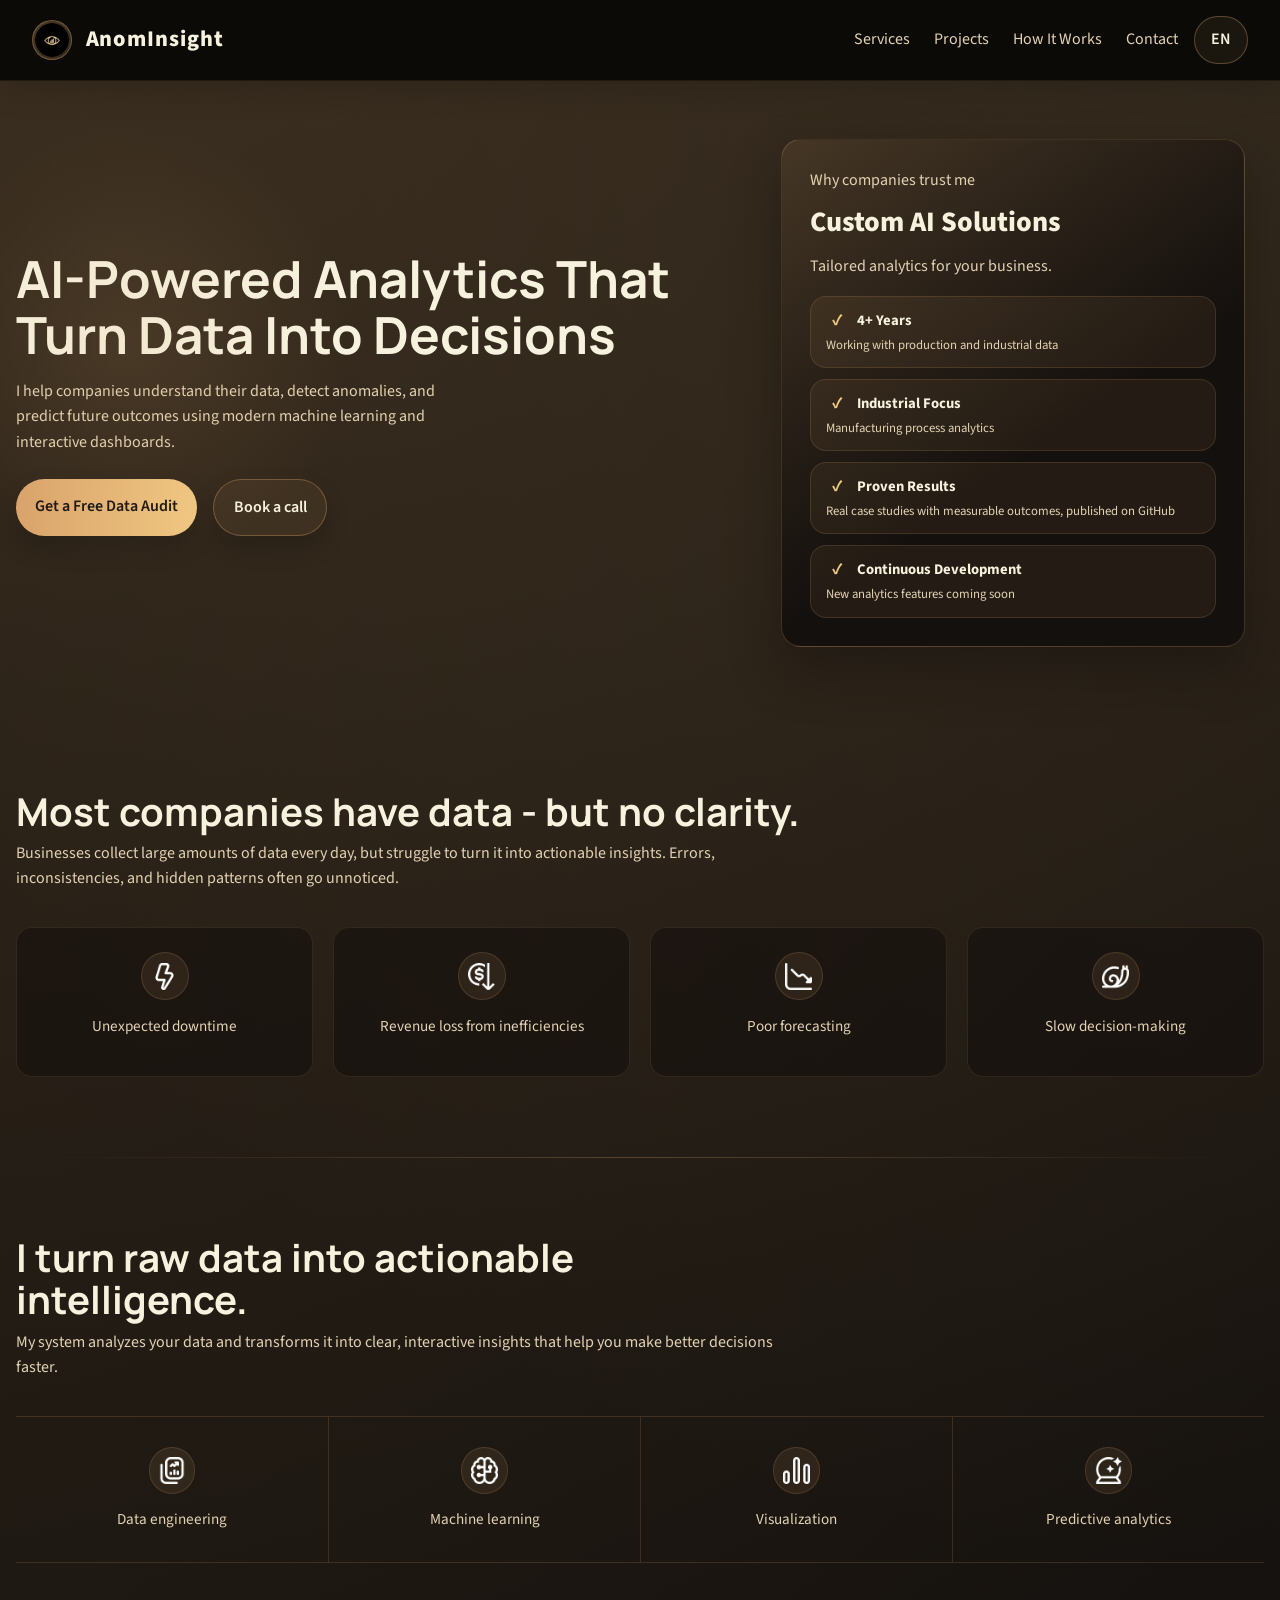
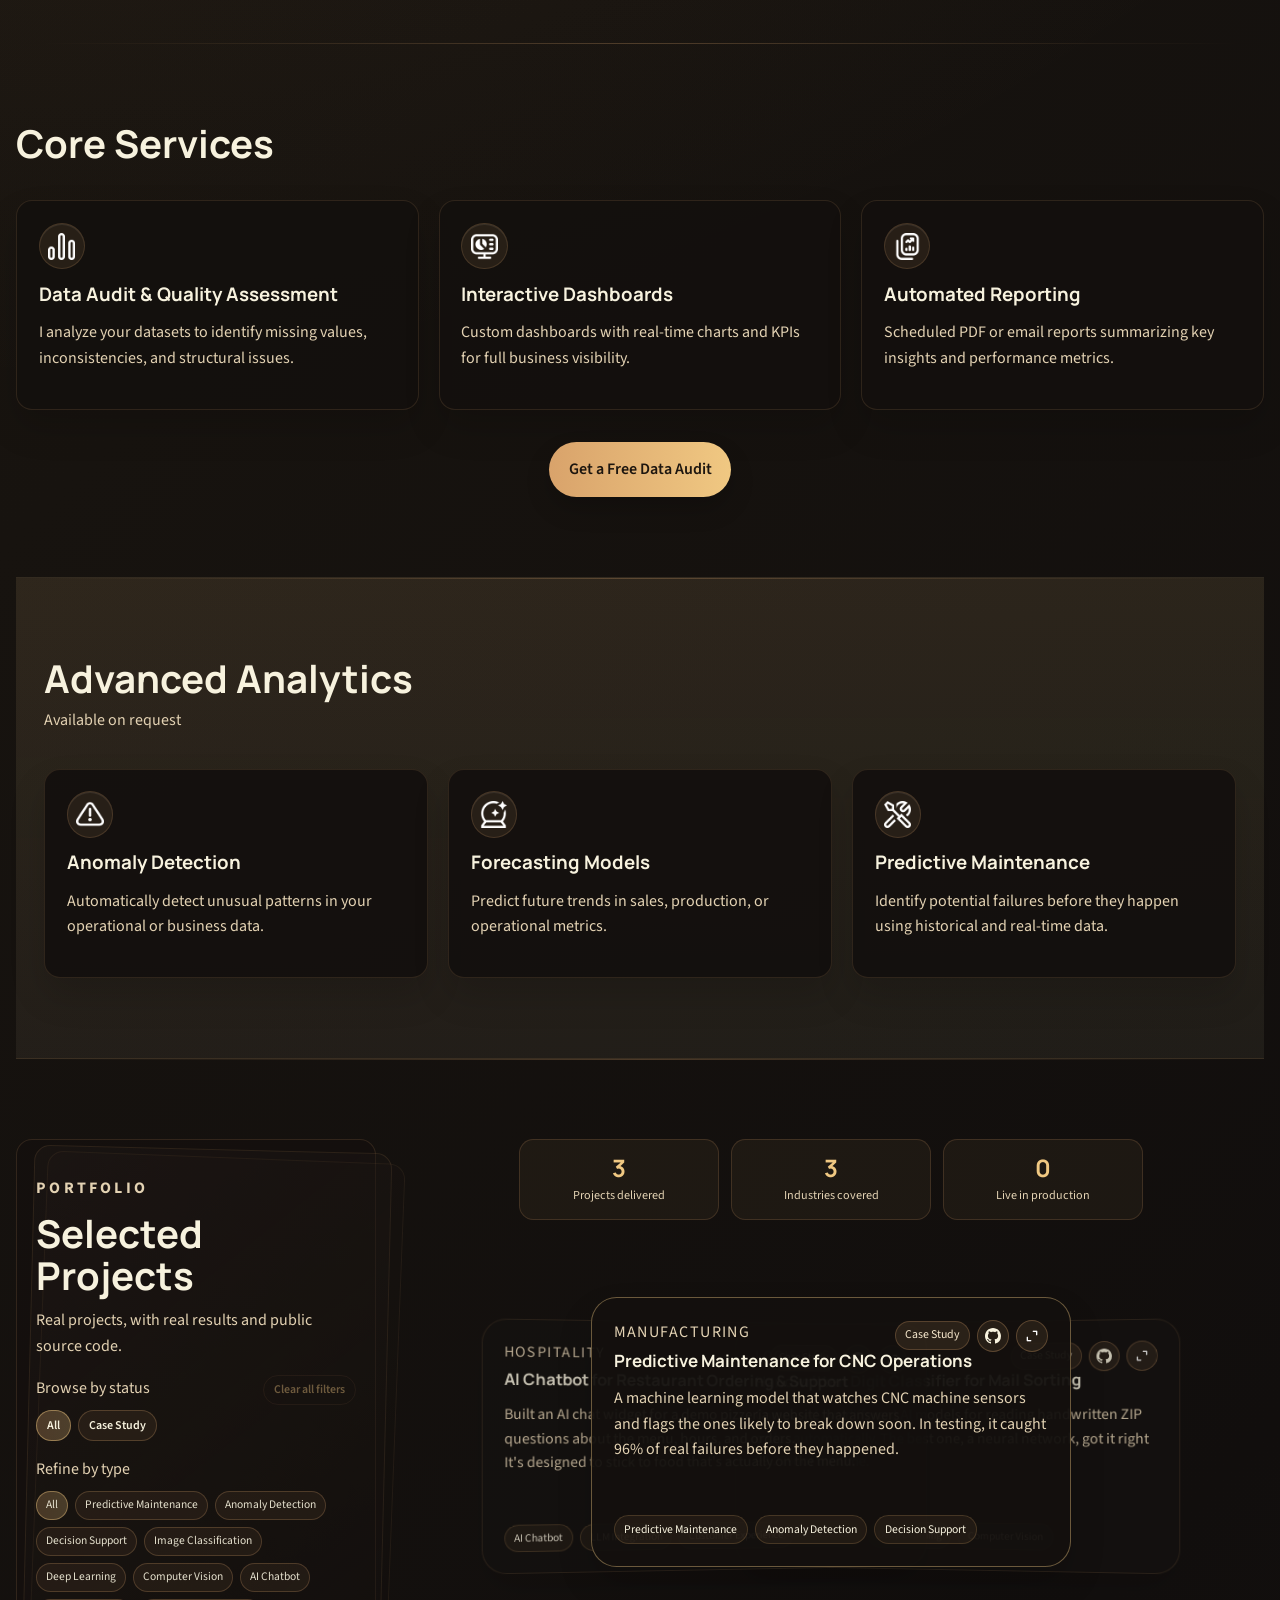
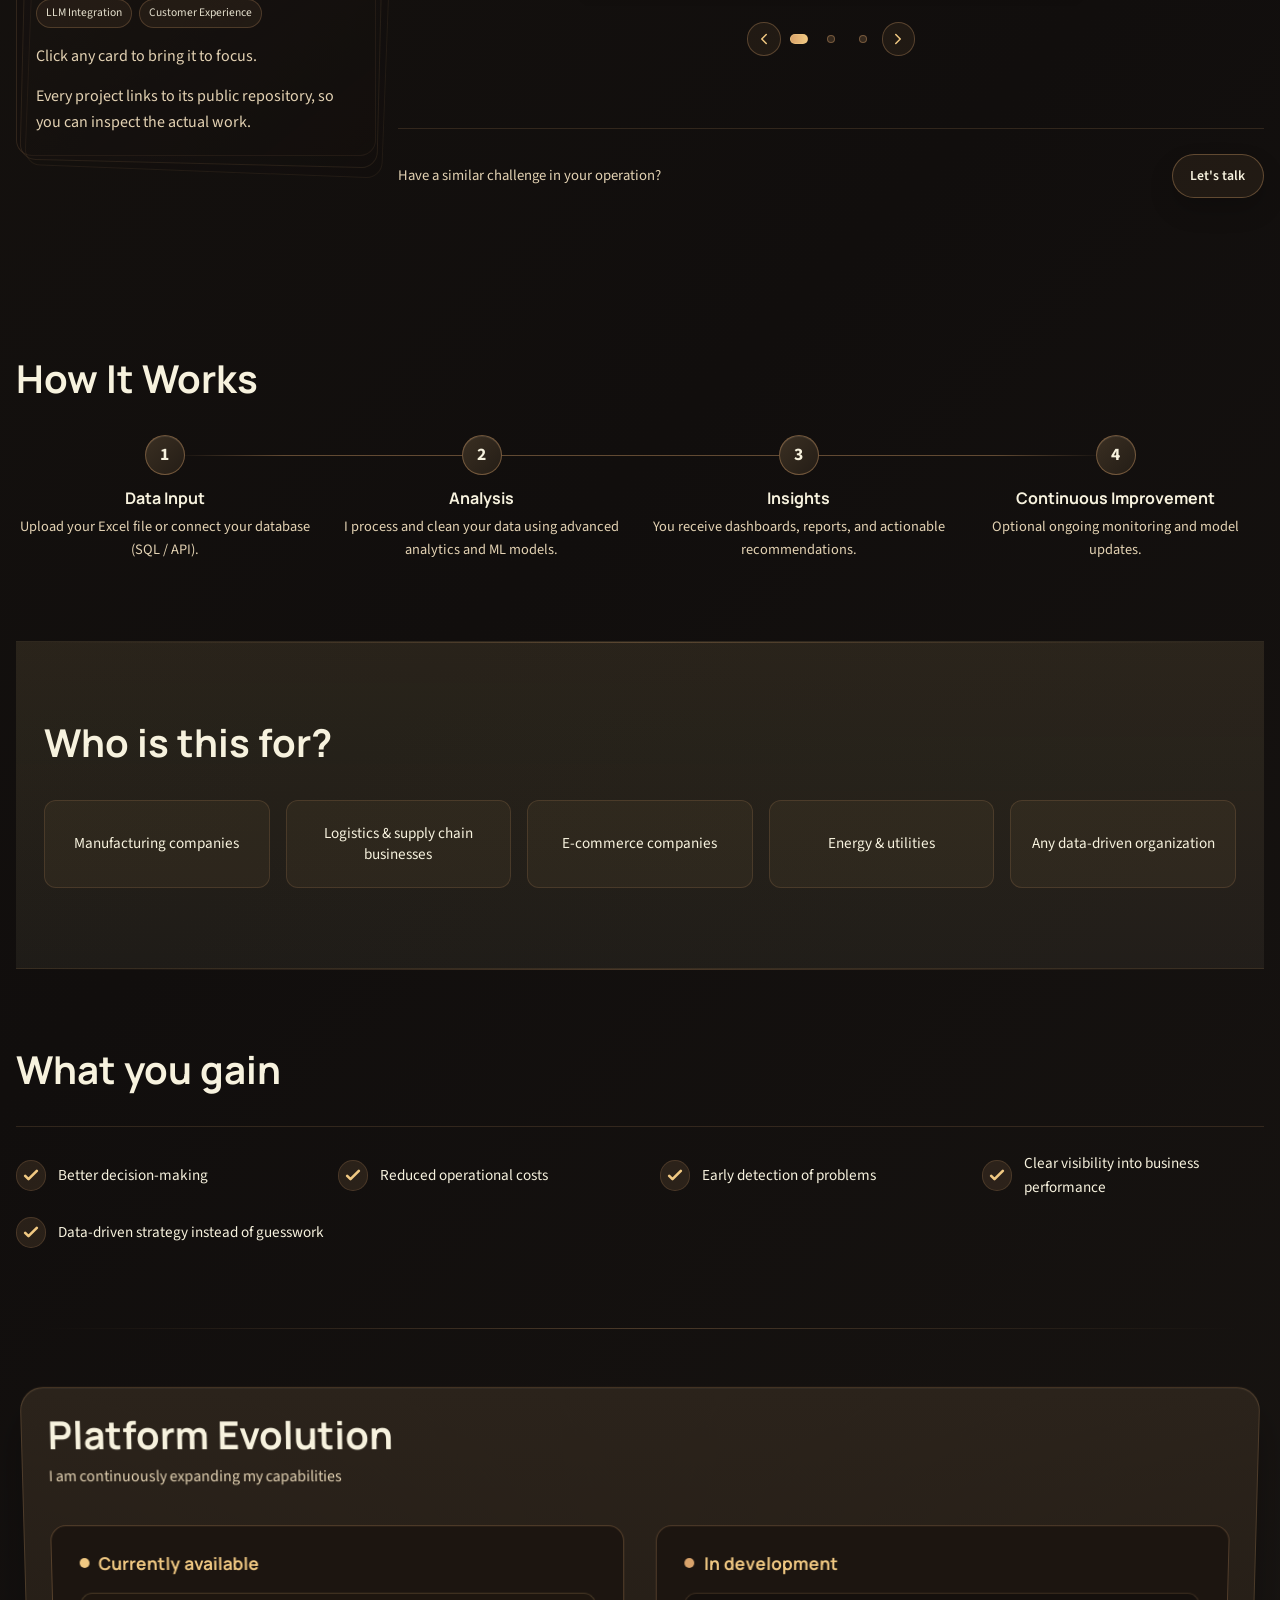
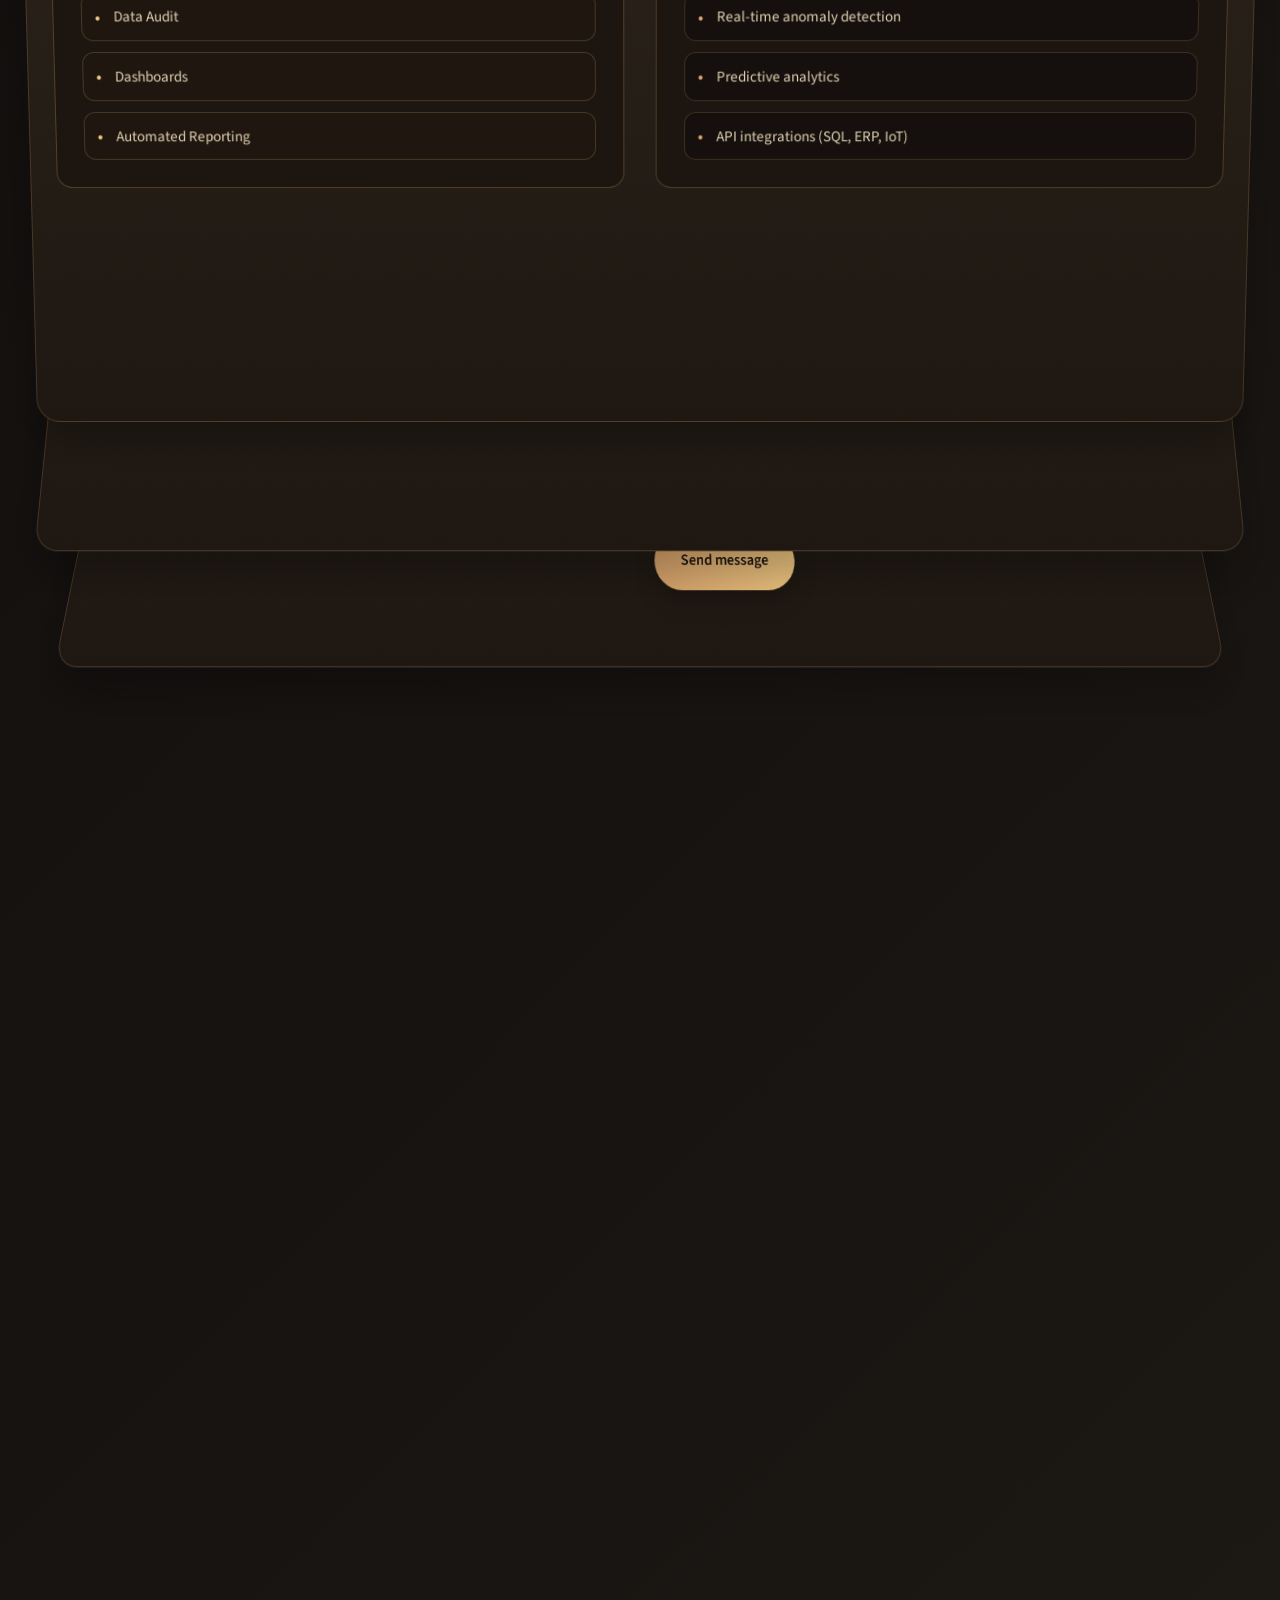
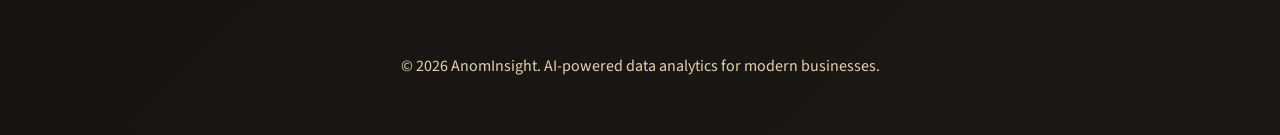
<file: src/frontend/versions/original/index.html>
﻿<!DOCTYPE html>
<html lang="en">
  <head>
    <meta charset="UTF-8" />
    <meta name="viewport" content="width=device-width, initial-scale=1.0" />
    <meta name="description" content="AnomInsight is a modern brand and portfolio page for showcasing projects, services, pricing plans, and contact details." />
    <title>AnomInsight | Portfolio & Brand</title>
    <link rel="icon" type="image/png" sizes="32x32" href="../../../../images/favicon-circle-32.png?v=4" />
    <link rel="icon" type="image/png" sizes="192x192" href="../../../../images/favicon-circle-192.png?v=4" />
    <link rel="apple-touch-icon" href="../../../../images/favicon-circle-512.png?v=4" />
    <link rel="shortcut icon" href="../../../../images/favicon-circle-32.png?v=4" />
    <link rel="preconnect" href="https://fonts.googleapis.com" />
    <link rel="preconnect" href="https://fonts.gstatic.com" crossorigin />
    <link href="https://fonts.googleapis.com/css2?family=Manrope:wght@600;700;800&family=Source+Sans+3:wght@400;500;600;700&display=swap" rel="stylesheet" />
    <link rel="stylesheet" href="style.css" />
  </head>
  <body>
    <header class="hero" id="top">
      <nav class="nav">
        <div class="container nav-inner">
          <a class="brand" href="#top">
            <span class="brand-logo"><img src="../../../../images/logo-circle-96.png" alt="AnomInsight Logo" loading="eager" /></span>
            <span>AnomInsight</span>
          </a>
          <button class="menu-toggle" aria-label="Toggle navigation" aria-expanded="false">
            <span></span>
            <span></span>
            <span></span>
          </button>
          <div class="nav-actions">
            <div class="nav-links">
              <a href="#services" data-i18n="nav.services">Services</a>
              <a href="#projects" data-i18n="nav.projects">Projects</a>
              <a href="#howitworks" data-i18n="nav.plans">How It Works</a>
              <a href="#contact" data-i18n="nav.contact">Contact</a>
            </div>
            <button class="lang-toggle" type="button" aria-label="Switch language" data-i18n="langToggle">HU</button>
          </div>
        </div>
      </nav>

      <div class="container hero-grid">
        <div>
          <h1 data-i18n="hero.heading">AI-Powered Analytics That Turn Data Into Decisions</h1>
          <p class="hero-copy" data-i18n="hero.copy">We help companies understand their data, detect anomalies, and predict future outcomes using modern machine learning and interactive dashboards.</p>
          <div class="hero-actions">
            <a class="btn btn-primary" href="#contact" data-i18n="hero.ctaPrimary">Get a Free Data Audit</a>
            <a class="btn btn-secondary" href="https://calendar.app.google/ckrBNEpqXD8Vm8Ji6" target="_blank" rel="noopener noreferrer" data-i18n="contact.bookCallButton">Book a call</a>
          </div>
        </div>

        <div class="panel-card">
          <p class="panel-label" data-i18n="panel.label">Why companies trust us</p>
          <div class="score" data-i18n="panel.score">Custom AI Solutions</div>
          <p class="panel-text" data-i18n="panel.text">Tailored analytics for your business.</p>
          <ul class="panel-highlights">
            <li>
              <div class="panel-row">
                <span class="panel-icon" aria-hidden="true">✓</span>
                <strong data-i18n="panel.item1.title">4+ Years</strong>
              </div>
              <small data-i18n="panel.item1.text">Working with production and industrial data</small>
            </li>
            <li>
              <div class="panel-row">
                <span class="panel-icon" aria-hidden="true">✓</span>
                <strong data-i18n="panel.item2.title">Industrial Focus</strong>
              </div>
              <small data-i18n="panel.item2.text">Manufacturing process analytics</small>
            </li>
            <li>
              <div class="panel-row">
                <span class="panel-icon" aria-hidden="true">✓</span>
                <strong data-i18n="panel.item3.title">Proven Results</strong>
              </div>
              <small data-i18n="panel.item3.text">Real case studies with measurable outcomes, published on GitHub</small>
            </li>
            <li>
              <div class="panel-row">
                <span class="panel-icon" aria-hidden="true">✓</span>
                <strong data-i18n="panel.item4.title">Continuous Development</strong>
              </div>
              <small data-i18n="panel.item4.text">New analytics features coming soon</small>
            </li>
          </ul>
        </div>
      </div>
    </header>

    <main>
      <section class="section section-problem" id="problem">
        <div class="container">
          <div class="section-heading">
            <h2 class="problem-title" data-i18n="problem.title">Most companies have data - but no clarity.</h2>
            <p class="section-subtitle" data-i18n="problem.text">Businesses collect large amounts of data every day, but struggle to turn it into actionable insights. Errors, inconsistencies, and hidden patterns often go unnoticed.</p>
          </div>
          <div class="problem-grid">
            <div class="problem-item">
              <div class="problem-icon"><img src="../../../../images/bolt.png" alt="" loading="lazy" /></div>
              <p data-i18n="problem.issue1">Unexpected downtime</p>
            </div>
            <div class="problem-item">
              <div class="problem-icon"><img src="../../../../images/cheap-dollar.png" alt="" loading="lazy" /></div>
              <p data-i18n="problem.issue2">Revenue loss from inefficiencies</p>
            </div>
            <div class="problem-item">
              <div class="problem-icon"><img src="../../../../images/chat-arrow-down.png" alt="" loading="lazy" /></div>
              <p data-i18n="problem.issue3">Poor forecasting</p>
            </div>
            <div class="problem-item">
              <div class="problem-icon"><img src="../../../../images/snail.png" alt="" loading="lazy" /></div>
              <p data-i18n="problem.issue4">Slow decision-making</p>
            </div>
          </div>
        </div>
      </section>

      <section class="section section-solution" id="solution">
        <div class="container">
          <div class="section-heading">
            <h2 data-i18n="solution.title">We turn raw data into actionable intelligence.</h2>
            <p class="section-subtitle" data-i18n="solution.text">Our system analyzes your data and transforms it into clear, interactive insights that help you make better decisions faster.</p>
          </div>
          <div class="solution-features">
            <div class="feature">
              <div class="feature-icon"><img src="../../../../images/data-report.png" alt="" loading="lazy" /></div>
              <p data-i18n="solution.feature1">Data engineering</p>
            </div>
            <div class="feature">
              <div class="feature-icon"><img src="../../../../images/brain-circuit.png" alt="" loading="lazy" /></div>
              <p data-i18n="solution.feature2">Machine learning</p>
            </div>
            <div class="feature">
              <div class="feature-icon"><img src="../../../../images/chart-simple.png" alt="" loading="lazy" /></div>
              <p data-i18n="solution.feature3">Visualization</p>
            </div>
            <div class="feature">
              <div class="feature-icon"><img src="../../../../images/crystal-ball.png" alt="" loading="lazy" /></div>
              <p data-i18n="solution.feature4">Predictive analytics</p>
            </div>
          </div>
        </div>
      </section>

      <section class="section container" id="services">
        <div class="section-heading">
          <h2 data-i18n="services.heading">Core Services</h2>
        </div>
        <div class="cards">
          <article class="card">
            <div class="card-icon"><img src="../../../../images/chart-simple.png" alt="" loading="lazy" /></div>
            <h3 data-i18n="services.card1.title">Data Audit & Quality Assessment</h3>
            <p data-i18n="services.card1.text">We analyze your datasets to identify missing values, inconsistencies, and structural issues.</p>
          </article>
          <article class="card">
            <div class="card-icon"><img src="../../../../images/dashboard-monitor.png" alt="" loading="lazy" /></div>
            <h3 data-i18n="services.card2.title">Interactive Dashboards</h3>
            <p data-i18n="services.card2.text">Custom dashboards with real-time charts and KPIs for full business visibility.</p>
          </article>
          <article class="card">
            <div class="card-icon"><img src="../../../../images/data-report.png" alt="" loading="lazy" /></div>
            <h3 data-i18n="services.card3.title">Automated Reporting</h3>
            <p data-i18n="services.card3.text">Scheduled PDF or email reports summarizing key insights and performance metrics.</p>
          </article>
        </div>
        <div class="section-cta">
          <a class="btn btn-primary" href="#contact" data-i18n="services.cta">Get a Free Data Audit</a>
        </div>
      </section>

      <section class="section section-alt container" id="advanced">
        <div class="section-heading">
          <h2 data-i18n="advanced.title">Advanced Analytics</h2>
          <p class="section-subtitle" data-i18n="advanced.subtitle">Available on request</p>
        </div>
        <div class="cards">
          <article class="card">
            <div class="card-icon"><img src="../../../../images/triangle-warning.png" alt="" loading="lazy" /></div>
            <h3 data-i18n="advanced.card1.title">Anomaly Detection</h3>
            <p data-i18n="advanced.card1.text">Automatically detect unusual patterns in your operational or business data.</p>
          </article>
          <article class="card">
            <div class="card-icon"><img src="../../../../images/crystal-ball.png" alt="" loading="lazy" /></div>
            <h3 data-i18n="advanced.card2.title">Forecasting Models</h3>
            <p data-i18n="advanced.card2.text">Predict future trends in sales, production, or operational metrics.</p>
          </article>
          <article class="card">
            <div class="card-icon"><img src="../../../../images/tools.png" alt="" loading="lazy" /></div>
            <h3 data-i18n="advanced.card3.title">Predictive Maintenance</h3>
            <p data-i18n="advanced.card3.text">Identify potential failures before they happen using historical and real-time data.</p>
          </article>
        </div>
      </section>

      <section class="section container portfolio-section" id="projects">
        <div class="portfolio-shell">
          <div class="portfolio-sticky">
            <p class="eyebrow" data-i18n="portfolio.eyebrow">Portfolio</p>
            <h2 data-i18n="portfolio.heading">Selected Projects</h2>
            <p class="section-subtitle" data-i18n="portfolio.subtitle">Real projects, with real results and public source code.</p>
            <div class="portfolio-filter-header">
              <p class="portfolio-filter-title" data-i18n="portfolio.statusFiltersTitle">Browse by status</p>
              <button type="button" id="portfolioClearFilters" class="portfolio-clear-filters-btn" data-i18n="portfolio.clearAllFilters" disabled>Clear all filters</button>
            </div>
            <div class="portfolio-filters portfolio-status-filters" id="portfolioStatusFilters" aria-label="Project status filters, select one or more" data-i18n-aria="portfolio.statusFiltersAria" role="group"></div>
            <p class="portfolio-filter-title" data-i18n="portfolio.filtersTitle">Refine by type</p>
            <div class="portfolio-filters portfolio-type-filters" id="portfolioFilters" aria-label="Project type filters, select one or more" data-i18n-aria="portfolio.filtersAria" role="group"></div>
            <p class="portfolio-focus-hint" data-i18n="portfolio.focusHint">Click any card to bring it to focus.</p>
            <p class="portfolio-note" data-i18n="portfolio.note">Every project links to its public repository, so you can inspect the actual work.</p>
          </div>
          <div class="portfolio-main">
            <div class="portfolio-stats" id="portfolioStats" aria-label="Portfolio highlights" data-i18n-aria="portfolio.statsAria"></div>
            <div class="portfolio-rotator" id="portfolioTrack" aria-label="Portfolio projects" data-i18n-aria="portfolio.trackAria"></div>
            <div class="portfolio-nav" id="portfolioNav" aria-label="Portfolio navigation" data-i18n-aria="portfolio.navAria">
              <button type="button" class="portfolio-nav-arrow portfolio-nav-prev" id="portfolioNavPrev" aria-label="Previous project" data-i18n-aria="portfolio.navPrev">
                <svg viewBox="0 0 24 24" width="18" height="18" aria-hidden="true"><path d="M15 6l-6 6 6 6" fill="none" stroke="currentColor" stroke-width="2" stroke-linecap="round" stroke-linejoin="round"/></svg>
              </button>
              <div class="portfolio-nav-dots" id="portfolioNavDots" role="tablist" aria-label="Project pages" data-i18n-aria="portfolio.navDotsAria"></div>
              <button type="button" class="portfolio-nav-arrow portfolio-nav-next" id="portfolioNavNext" aria-label="Next project" data-i18n-aria="portfolio.navNext">
                <svg viewBox="0 0 24 24" width="18" height="18" aria-hidden="true"><path d="M9 6l6 6-6 6" fill="none" stroke="currentColor" stroke-width="2" stroke-linecap="round" stroke-linejoin="round"/></svg>
              </button>
            </div>
            <div class="portfolio-cta">
              <p data-i18n="portfolio.ctaText">Have a similar challenge in your operation?</p>
              <a href="#contact" class="btn btn-secondary" data-i18n="portfolio.ctaButton">Let's talk</a>
            </div>
          </div>
        </div>
      </section>

      <div class="portfolio-detail-modal" id="portfolioDetailModal" aria-hidden="true">
        <div class="portfolio-detail-backdrop" data-close-portfolio-detail="true"></div>
        <article class="portfolio-detail-dialog" role="dialog" aria-modal="true" aria-labelledby="portfolioDetailTitle" aria-describedby="portfolioDetailText">
          <div class="portfolio-detail-top">
            <p class="portfolio-kind" id="portfolioDetailKind"></p>
            <span class="portfolio-stage" id="portfolioDetailStage"></span>
          </div>
          <h3 id="portfolioDetailTitle">Project overview</h3>
          <p id="portfolioDetailText"></p>
          <div class="portfolio-detail-meta" id="portfolioDetailMeta"></div>
          <div class="portfolio-detail-actions">
            <a class="btn btn-secondary portfolio-detail-github" id="portfolioDetailGithub" href="#" target="_blank" rel="noopener noreferrer" hidden>
              <svg viewBox="0 0 16 16" width="16" height="16" fill="currentColor" aria-hidden="true"><path d="M8 0C3.58 0 0 3.58 0 8c0 3.54 2.29 6.53 5.47 7.59.4.07.55-.17.55-.38 0-.19-.01-.82-.01-1.49-2.01.37-2.53-.49-2.69-.94-.09-.23-.48-.94-.82-1.13-.28-.15-.68-.52-.01-.53.63-.01 1.08.58 1.23.82.72 1.21 1.87.87 2.33.66.07-.52.28-.87.51-1.07-1.78-.2-3.64-.89-3.64-3.95 0-.87.31-1.59.82-2.15-.08-.2-.36-1.02.08-2.12 0 0 .67-.21 2.2.82.64-.18 1.32-.27 2-.27.68 0 1.36.09 2 .27 1.53-1.04 2.2-.82 2.2-.82.44 1.1.16 1.92.08 2.12.51.56.82 1.27.82 2.15 0 3.07-1.87 3.75-3.65 3.95.29.25.54.73.54 1.48 0 1.07-.01 1.93-.01 2.2 0 .21.15.46.55.38A8.013 8.013 0 0 0 16 8c0-4.42-3.58-8-8-8z"/></svg>
              <span data-i18n="portfolio.githubButton">View on GitHub</span>
            </a>
            <button type="button" class="btn btn-secondary portfolio-detail-close" id="portfolioDetailCloseBtn" data-i18n="portfolio.detailsClose">Close</button>
          </div>
        </article>
      </div>

      <section class="section container" id="howitworks">
        <div class="section-heading">
          <h2 data-i18n="howitworks.title">How It Works</h2>
        </div>
        <div class="steps-grid">
          <div class="step">
            <div class="step-number">1</div>
            <h3 data-i18n="howitworks.step1.title">Data Input</h3>
            <p data-i18n="howitworks.step1.text">Upload your Excel file or connect your database (SQL / API).</p>
          </div>
          <div class="step">
            <div class="step-number">2</div>
            <h3 data-i18n="howitworks.step2.title">Analysis</h3>
            <p data-i18n="howitworks.step2.text">We process and clean your data using advanced analytics and ML models.</p>
          </div>
          <div class="step">
            <div class="step-number">3</div>
            <h3 data-i18n="howitworks.step3.title">Insights</h3>
            <p data-i18n="howitworks.step3.text">You receive dashboards, reports, and actionable recommendations.</p>
          </div>
          <div class="step">
            <div class="step-number">4</div>
            <h3 data-i18n="howitworks.step4.title">Continuous Improvement</h3>
            <p data-i18n="howitworks.step4.text">Optional ongoing monitoring and model updates.</p>
          </div>
        </div>
      </section>

      <section class="section section-alt container" id="usecases">
        <div class="section-heading">
          <h2 data-i18n="usecases.title">Who is this for?</h2>
        </div>
        <div class="usecases-list">
          <div class="usecase-item" data-i18n="usecases.item1">Manufacturing companies</div>
          <div class="usecase-item" data-i18n="usecases.item2">Logistics & supply chain businesses</div>
          <div class="usecase-item" data-i18n="usecases.item3">E-commerce companies</div>
          <div class="usecase-item" data-i18n="usecases.item4">Energy & utilities</div>
          <div class="usecase-item" data-i18n="usecases.item5">Any data-driven organization</div>
        </div>
      </section>

      <section class="section container" id="value">
        <div class="section-heading">
          <h2 data-i18n="value.title">What you gain</h2>
        </div>
        <div class="value-grid">
          <div class="value-item">
            <div class="value-icon"><svg viewBox="0 0 24 24" width="20" height="20" aria-hidden="true"><path d="M5 13l4 4L19 7" fill="none" stroke="currentColor" stroke-width="3.2" stroke-linecap="round" stroke-linejoin="round"/></svg></div>
            <p data-i18n="value.item1">Better decision-making</p>
          </div>
          <div class="value-item">
            <div class="value-icon"><svg viewBox="0 0 24 24" width="20" height="20" aria-hidden="true"><path d="M5 13l4 4L19 7" fill="none" stroke="currentColor" stroke-width="3.2" stroke-linecap="round" stroke-linejoin="round"/></svg></div>
            <p data-i18n="value.item2">Reduced operational costs</p>
          </div>
          <div class="value-item">
            <div class="value-icon"><svg viewBox="0 0 24 24" width="20" height="20" aria-hidden="true"><path d="M5 13l4 4L19 7" fill="none" stroke="currentColor" stroke-width="3.2" stroke-linecap="round" stroke-linejoin="round"/></svg></div>
            <p data-i18n="value.item3">Early detection of problems</p>
          </div>
          <div class="value-item">
            <div class="value-icon"><svg viewBox="0 0 24 24" width="20" height="20" aria-hidden="true"><path d="M5 13l4 4L19 7" fill="none" stroke="currentColor" stroke-width="3.2" stroke-linecap="round" stroke-linejoin="round"/></svg></div>
            <p data-i18n="value.item4">Clear visibility into business performance</p>
          </div>
          <div class="value-item">
            <div class="value-icon"><svg viewBox="0 0 24 24" width="20" height="20" aria-hidden="true"><path d="M5 13l4 4L19 7" fill="none" stroke="currentColor" stroke-width="3.2" stroke-linecap="round" stroke-linejoin="round"/></svg></div>
            <p data-i18n="value.item5">Data-driven strategy instead of guesswork</p>
          </div>
        </div>
      </section>

      <section class="section container closing-rotor-section" id="roadmap">
        <div class="closing-rotor-shell" id="closingRotorShell">
          <div class="closing-rotor-stage" id="closingRotorStage" aria-live="polite">
            <article class="closing-panel" data-rotor-index="0">
              <div class="section-heading">
                <h2 data-i18n="roadmap.title">Platform Evolution</h2>
                <p class="section-subtitle" data-i18n="roadmap.subtitle">We are continuously expanding our capabilities</p>
              </div>
              <div class="roadmap-grid">
                <div class="roadmap-column" data-roadmap-stage="available">
                  <h3 data-i18n="roadmap.available">Currently available</h3>
                  <ul class="roadmap-list">
                    <li data-i18n="roadmap.item1">Data Audit</li>
                    <li data-i18n="roadmap.item2">Dashboards</li>
                    <li data-i18n="roadmap.item3">Automated Reporting</li>
                  </ul>
                </div>
                <div class="roadmap-column" data-roadmap-stage="developing">
                  <h3 data-i18n="roadmap.developing">In development</h3>
                  <ul class="roadmap-list">
                    <li data-i18n="roadmap.item4">Real-time anomaly detection</li>
                    <li data-i18n="roadmap.item5">Predictive analytics</li>
                    <li data-i18n="roadmap.item6">API integrations (SQL, ERP, IoT)</li>
                  </ul>
                </div>
              </div>
            </article>

            <article class="closing-panel" id="final-cta" data-rotor-index="1">
              <div class="contact-grid">
                <div>
                  <h2 data-i18n="finalcta.title">What's Included in Your Free Data Audit</h2>
                  <p data-i18n="finalcta.text">A quick, no-obligation look at your data before you commit to anything.</p>
                  <p class="cta-note" data-i18n="finalcta.note">No long-term commitment required.</p>
                  <a class="btn btn-primary large" href="#contact" data-i18n="finalcta.cta">Get a Free Data Audit</a>
                </div>
                <div class="contact-card">
                  <ul class="roadmap-list">
                    <li data-i18n="finalcta.item1">Data quality check: missing values, inconsistencies, and structural issues</li>
                    <li data-i18n="finalcta.item2">A short written summary of key findings and quick-win recommendations</li>
                    <li data-i18n="finalcta.item3">A follow-up call to walk through the results together</li>
                  </ul>
                </div>
              </div>
            </article>

            <article class="closing-panel" id="contact" data-rotor-index="2">
              <div class="contact-grid">
                <div>
                  <p class="eyebrow" data-i18n="contact.eyebrow">Contact</p>
                  <h2 data-i18n="contact.heading">Get in touch</h2>
                  <p data-i18n="contact.copy">Have questions? I'm here to help. Fill out the form and I'll get back to you within 24 hours, or reach me directly by email.</p>
                  <div class="contact-info">
                    <p data-i18n="contact.email">Email: hello@anominsight.com</p>
                    <p data-i18n="contact.location">Location: Remote / Worldwide</p>
                  </div>
                  <div class="contact-actions">
                    <a class="btn btn-secondary" href="https://calendar.app.google/ckrBNEpqXD8Vm8Ji6" target="_blank" rel="noopener noreferrer" data-i18n="contact.bookCallButton">Book a call</a>
                    <a class="btn btn-secondary" href="mailto:hello@anominsight.com">hello@anominsight.com</a>
                  </div>
                </div>

                <form class="contact-form" id="contactForm" action="https://formspree.io/f/xkjndvpk" method="POST">
                  <p class="eyebrow" data-i18n="contact.formLabel">Send a message</p>
                  <h3 data-i18n="contact.formHeading">Send me a message</h3>
                  <div class="form-field">
                    <label for="contactName" data-i18n="contact.formName">Name</label>
                    <input type="text" id="contactName" name="name" autocomplete="name" required data-i18n-placeholder="contact.formNamePlaceholder" placeholder="Your name" />
                  </div>
                  <div class="form-field">
                    <label for="contactEmail" data-i18n="contact.formEmail">Email</label>
                    <input type="email" id="contactEmail" name="email" autocomplete="email" required data-i18n-placeholder="contact.formEmailPlaceholder" placeholder="you@company.com" />
                  </div>
                  <div class="form-field">
                    <label for="contactMessage" data-i18n="contact.formMessage">Message</label>
                    <textarea id="contactMessage" name="message" rows="4" required data-i18n-placeholder="contact.formMessagePlaceholder" placeholder="Tell me about your project..."></textarea>
                  </div>
                  <input type="text" name="_gotcha" tabindex="-1" autocomplete="off" class="form-honeypot" aria-hidden="true" />
                  <button type="submit" class="btn btn-primary large" data-i18n="contact.formSubmit">Send message</button>
                  <p class="form-status" id="contactFormStatus" role="status" aria-live="polite"></p>
                </form>
              </div>
            </article>
          </div>
        </div>
      </section>
    </main>

    <footer class="footer">
      <div class="container footer-content">
        <p data-i18n-html="footer.text">© <span id="year"></span> AnomInsight. AI-powered data analytics for modern businesses.</p>
      </div>
    </footer>

    <script type="module" src="js/main.js"></script>
  </body>
</html>
</file>
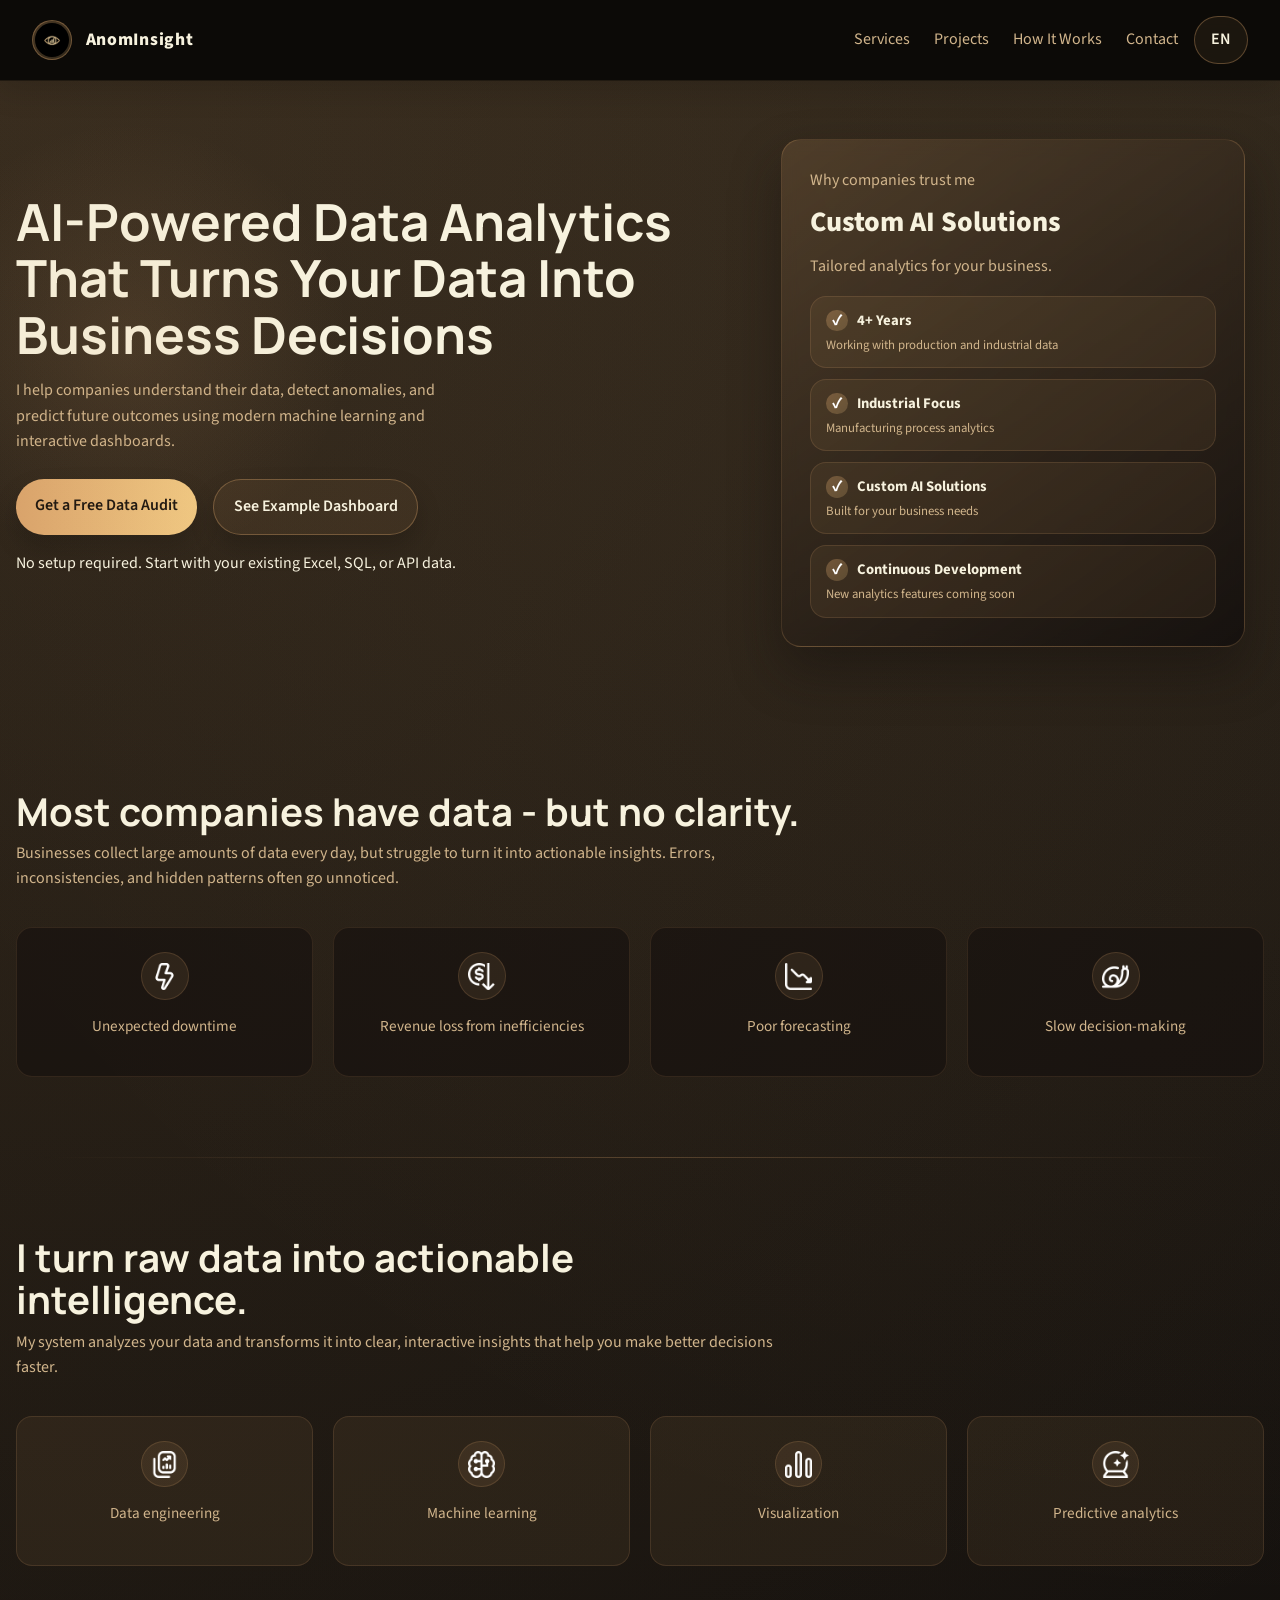
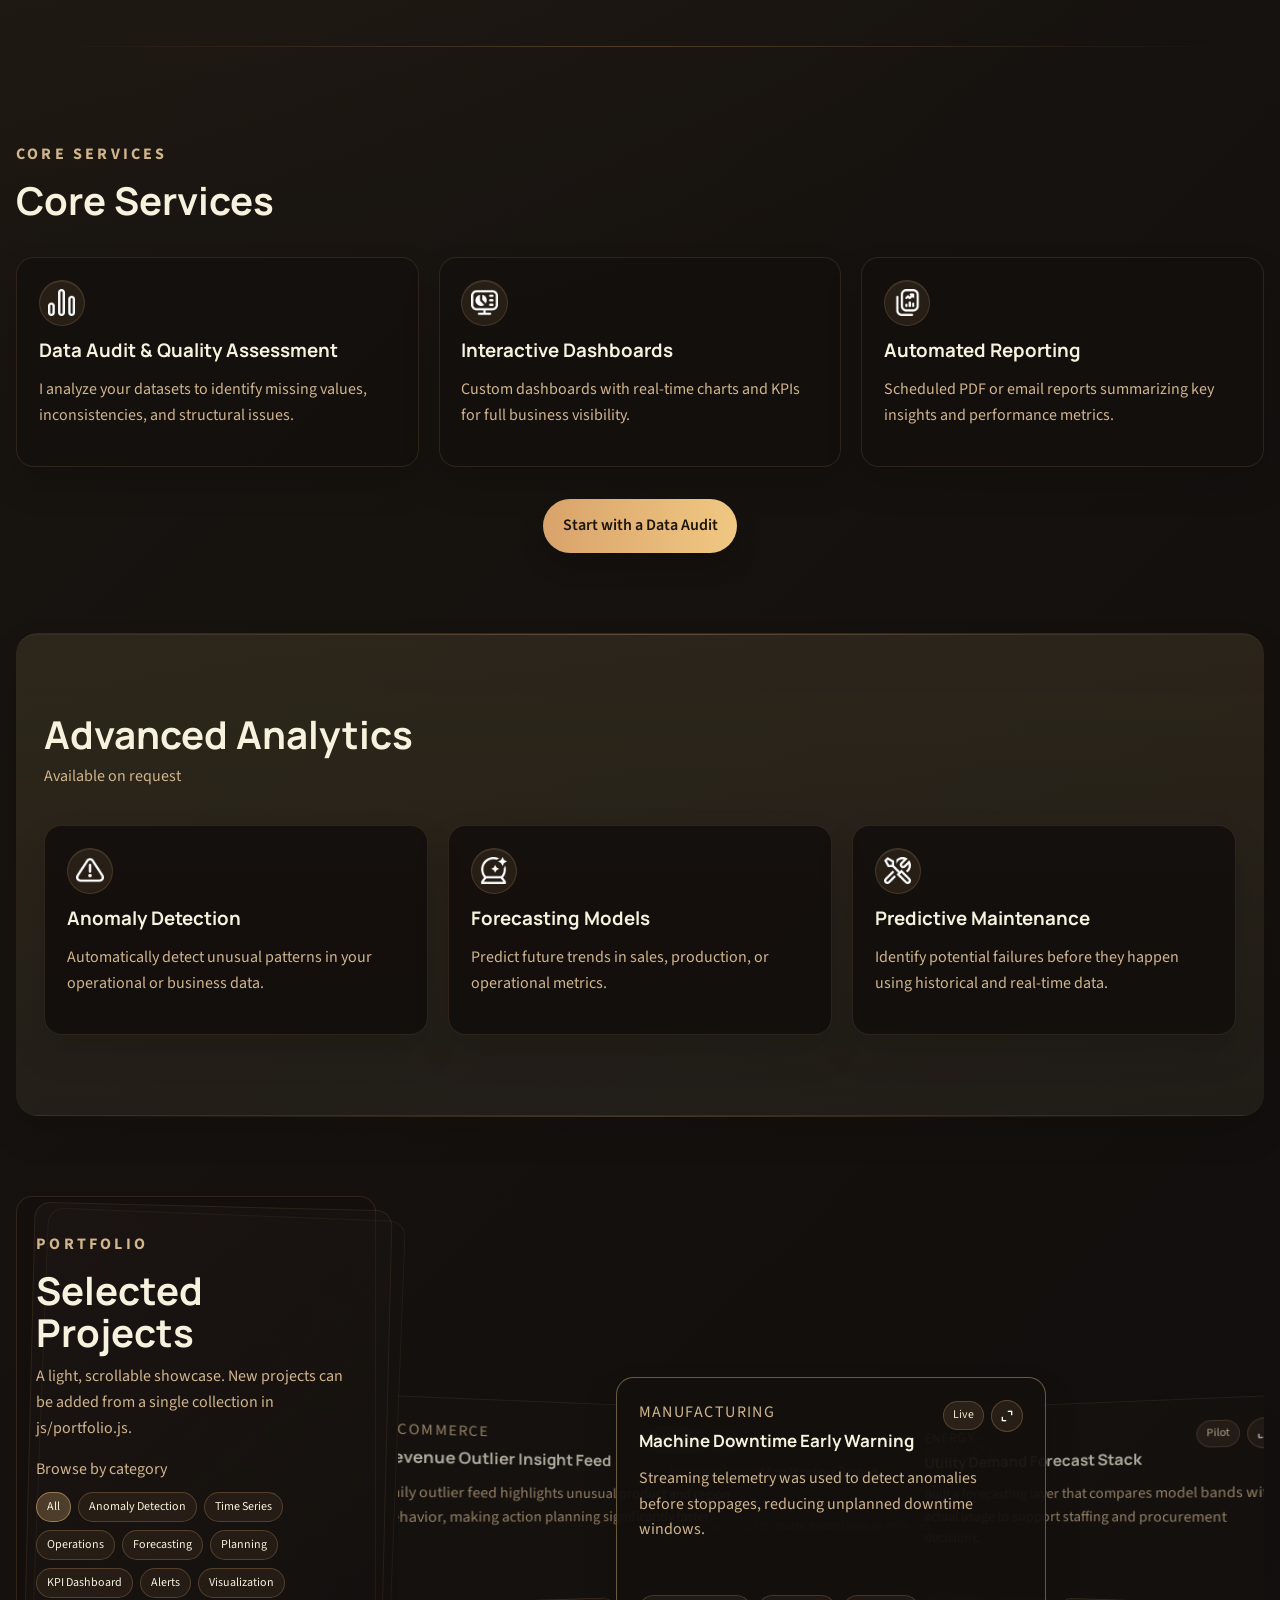
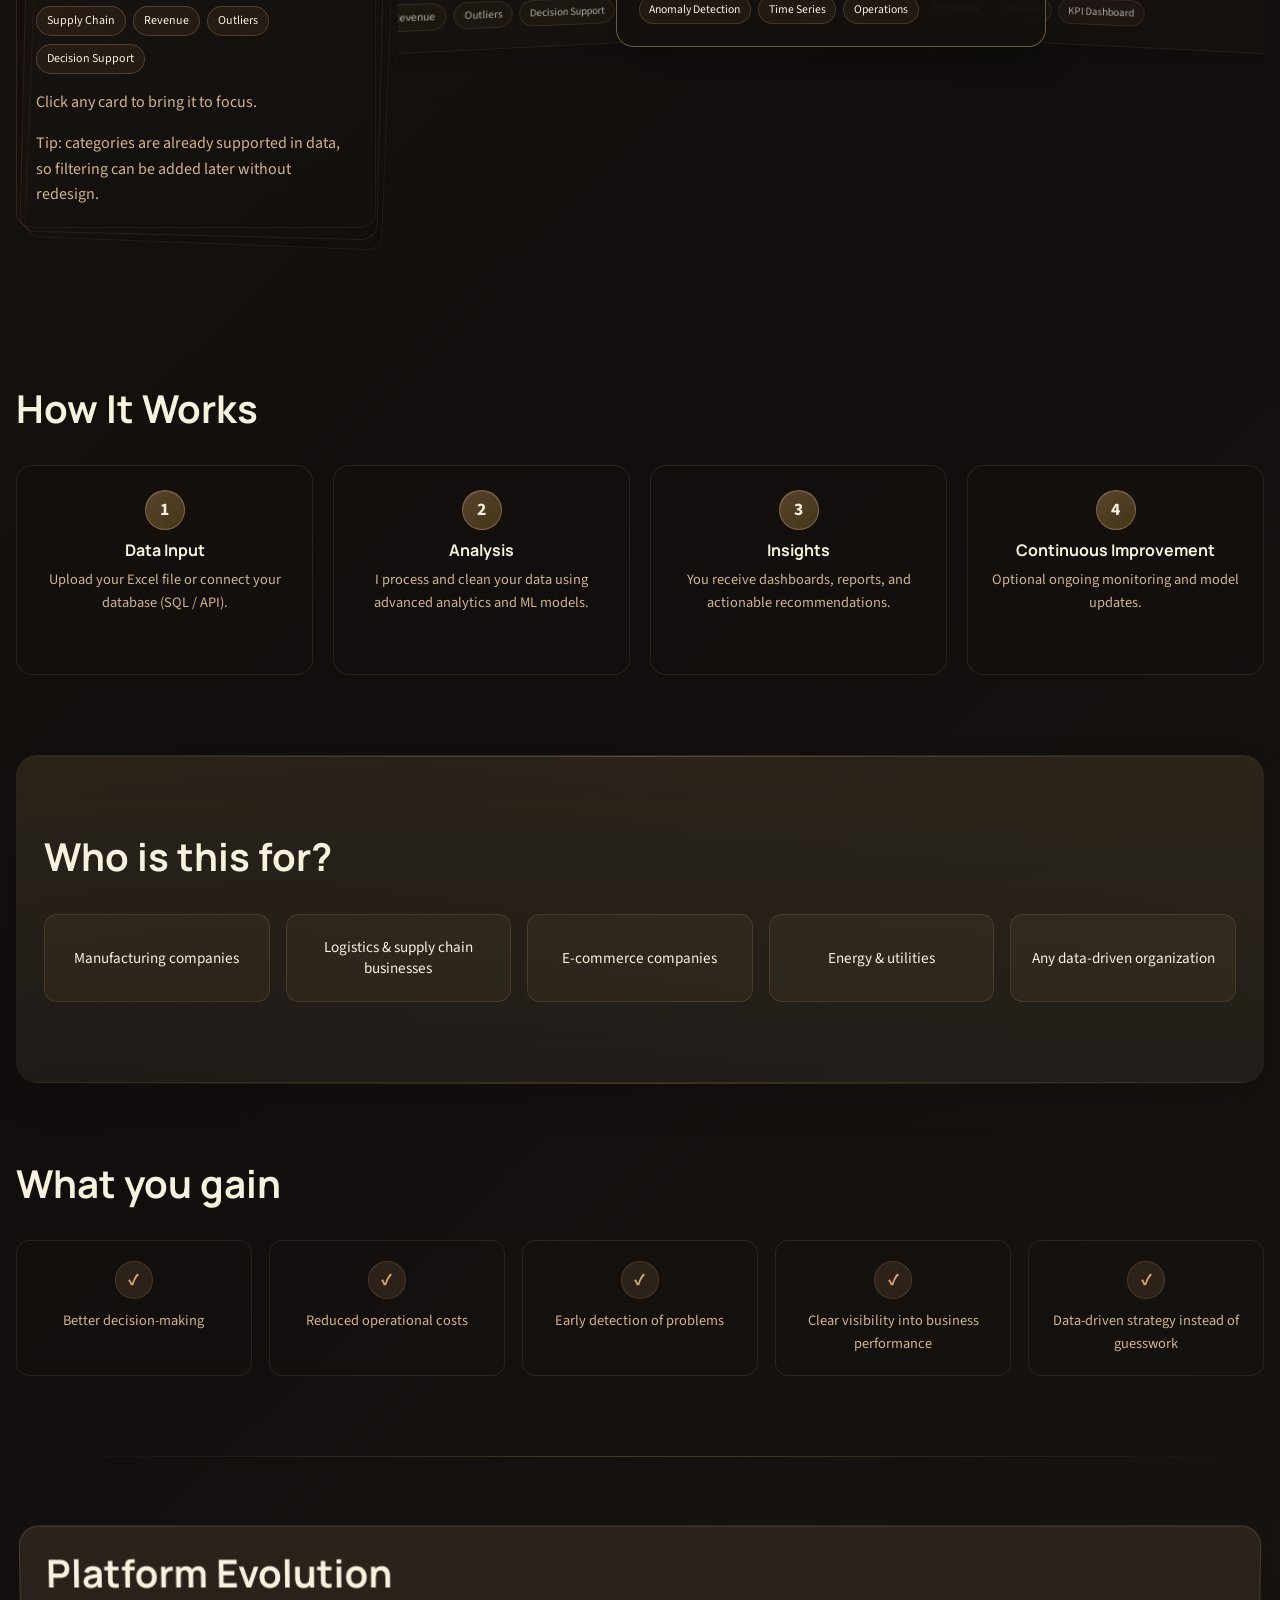
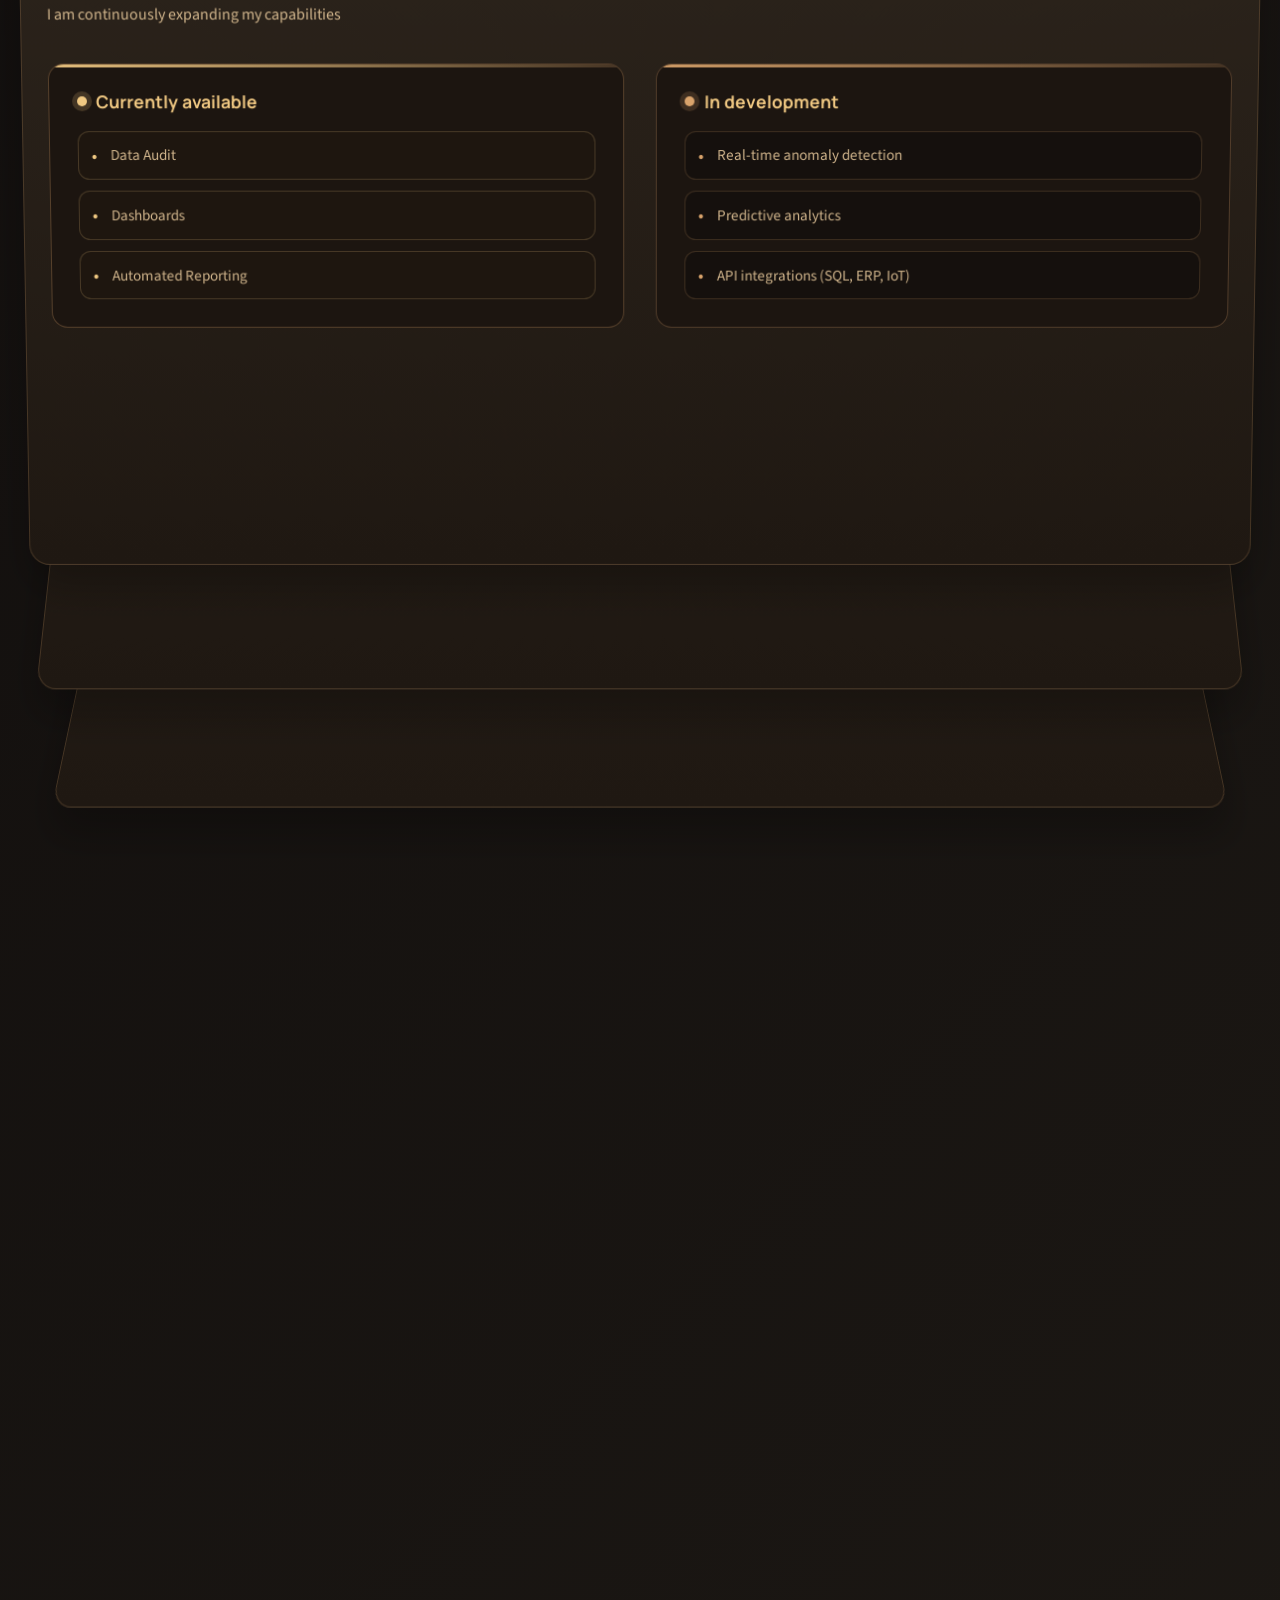
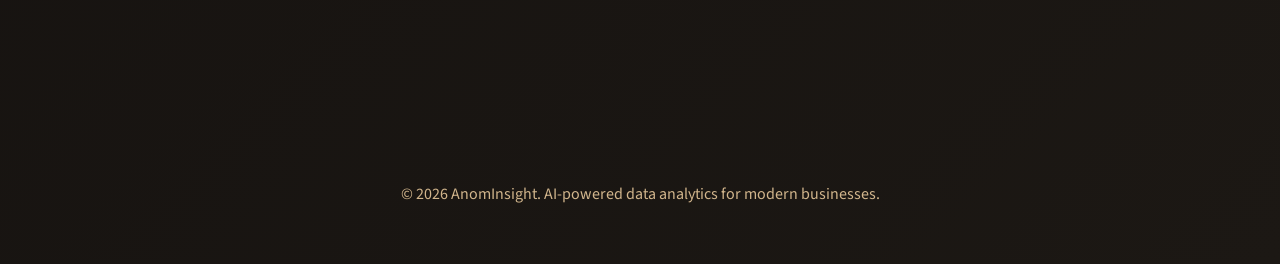
<file: index01.html>
﻿<!DOCTYPE html>
<html lang="en">
  <head>
    <meta charset="UTF-8" />
    <meta name="viewport" content="width=device-width, initial-scale=1.0" />
    <meta name="description" content="AnomInsight is a modern brand and portfolio page for showcasing projects, services, pricing plans, and contact details." />
    <title>AnomInsight | Portfolio & Brand</title>
    <link rel="icon" type="image/png" sizes="32x32" href="images/favicon-circle-32.png?v=4" />
    <link rel="icon" type="image/png" sizes="192x192" href="images/favicon-circle-192.png?v=4" />
    <link rel="apple-touch-icon" href="images/favicon-circle-512.png?v=4" />
    <link rel="shortcut icon" href="images/favicon-circle-32.png?v=4" />
    <link rel="preconnect" href="https://fonts.googleapis.com" />
    <link rel="preconnect" href="https://fonts.gstatic.com" crossorigin />
    <link href="https://fonts.googleapis.com/css2?family=Manrope:wght@600;700;800&family=Source+Sans+3:wght@400;500;600;700&display=swap" rel="stylesheet" />
    <link rel="stylesheet" href="style01.css" />
  </head>
  <body>
    <header class="hero" id="top">
      <nav class="nav">
        <div class="container nav-inner">
          <a class="brand" href="#top">
            <span class="brand-logo"><img src="images/Logo_small_2.png" alt="AnomInsight Logo" /></span>
            <span>AnomInsight</span>
          </a>
          <button class="menu-toggle" aria-label="Toggle navigation" aria-expanded="false">
            <span></span>
            <span></span>
            <span></span>
          </button>
          <div class="nav-actions">
            <div class="nav-links">
              <a href="#services" data-i18n="nav.services">Services</a>
              <a href="#projects" data-i18n="nav.projects">Projects</a>
              <a href="#howitworks" data-i18n="nav.plans">How It Works</a>
              <a href="#contact" data-i18n="nav.contact">Contact</a>
            </div>
            <button class="lang-toggle" type="button" aria-label="Switch language" data-i18n="langToggle">HU</button>
          </div>
        </div>
      </nav>

      <div class="container hero-grid">
        <div>
          <h1 data-i18n="hero.heading">AI-Powered Data Analytics That Turns Your Data Into Business Decisions</h1>
          <p class="hero-copy" data-i18n="hero.copy">We help companies understand their data, detect anomalies, and predict future outcomes using modern machine learning and interactive dashboards.</p>
          <div class="hero-actions">
            <a class="btn btn-primary" href="#contact" data-i18n="hero.ctaPrimary">Get a Free Data Audit</a>
            <a class="btn btn-secondary" href="#howitworks" data-i18n="hero.ctaSecondary">See Example Dashboard</a>
          </div>
          <p class="hero-trust" data-i18n="hero.trust">No setup required. Start with your existing Excel, SQL, or API data.</p>
        </div>

        <div class="panel-card">
          <p class="panel-label" data-i18n="panel.label">Why companies trust us</p>
          <div class="score" data-i18n="panel.score">Custom AI Solutions</div>
          <p class="panel-text" data-i18n="panel.text">Tailored analytics for your business.</p>
          <ul class="panel-highlights">
            <li>
              <div class="panel-row">
                <span class="panel-icon" aria-hidden="true">✓</span>
                <strong data-i18n="panel.item1.title">4+ Years</strong>
              </div>
              <small data-i18n="panel.item1.text">Working with production and industrial data</small>
            </li>
            <li>
              <div class="panel-row">
                <span class="panel-icon" aria-hidden="true">✓</span>
                <strong data-i18n="panel.item2.title">Industrial Focus</strong>
              </div>
              <small data-i18n="panel.item2.text">Manufacturing process analytics</small>
            </li>
            <li>
              <div class="panel-row">
                <span class="panel-icon" aria-hidden="true">✓</span>
                <strong data-i18n="panel.item3.title">Custom AI Solutions</strong>
              </div>
              <small data-i18n="panel.item3.text">Built for your business needs</small>
            </li>
            <li>
              <div class="panel-row">
                <span class="panel-icon" aria-hidden="true">✓</span>
                <strong data-i18n="panel.item4.title">Continuous Development</strong>
              </div>
              <small data-i18n="panel.item4.text">New analytics features coming soon</small>
            </li>
          </ul>
        </div>
      </div>
    </header>

    <main>
      <section class="section section-problem" id="problem">
        <div class="container">
          <div class="section-heading">
            <h2 class="problem-title" data-i18n="problem.title">Most companies have data — but no clarity.</h2>
            <p class="section-subtitle" data-i18n="problem.text">Businesses collect large amounts of data every day, but struggle to turn it into actionable insights. Errors, inconsistencies, and hidden patterns often go unnoticed.</p>
          </div>
          <div class="problem-grid">
            <div class="problem-item">
              <div class="problem-icon"><img src="images/bolt.png" alt="" /></div>
              <p data-i18n="problem.issue1">Unexpected downtime</p>
            </div>
            <div class="problem-item">
              <div class="problem-icon"><img src="images/cheap-dollar.png" alt="" /></div>
              <p data-i18n="problem.issue2">Revenue loss from inefficiencies</p>
            </div>
            <div class="problem-item">
              <div class="problem-icon"><img src="images/chat-arrow-down.png" alt="" /></div>
              <p data-i18n="problem.issue3">Poor forecasting</p>
            </div>
            <div class="problem-item">
              <div class="problem-icon"><img src="images/snail.png" alt="" /></div>
              <p data-i18n="problem.issue4">Slow decision-making</p>
            </div>
          </div>
        </div>
      </section>

      <section class="section section-solution" id="solution">
        <div class="container">
          <div class="section-heading">
            <h2 data-i18n="solution.title">We turn raw data into actionable intelligence.</h2>
            <p class="section-subtitle" data-i18n="solution.text">Our system analyzes your data and transforms it into clear, interactive insights that help you make better decisions faster.</p>
          </div>
          <div class="solution-features">
            <div class="feature">
              <div class="feature-icon"><img src="images/data-report.png" alt="" /></div>
              <p data-i18n="solution.feature1">Data engineering</p>
            </div>
            <div class="feature">
              <div class="feature-icon"><img src="images/brain-circuit.png" alt="" /></div>
              <p data-i18n="solution.feature2">Machine learning</p>
            </div>
            <div class="feature">
              <div class="feature-icon"><img src="images/chart-simple.png" alt="" /></div>
              <p data-i18n="solution.feature3">Visualization</p>
            </div>
            <div class="feature">
              <div class="feature-icon"><img src="images/crystal-ball.png" alt="" /></div>
              <p data-i18n="solution.feature4">Predictive analytics</p>
            </div>
          </div>
        </div>
      </section>

      <section class="section container" id="services">
        <div class="section-heading">
          <p class="eyebrow" data-i18n="services.eyebrow">Services</p>
          <h2 data-i18n="services.heading">Core Services</h2>
        </div>
        <div class="cards">
          <article class="card">
            <div class="card-icon"><img src="images/chart-simple.png" alt="" /></div>
            <h3 data-i18n="services.card1.title">Data Audit & Quality Assessment</h3>
            <p data-i18n="services.card1.text">We analyze your datasets to identify missing values, inconsistencies, and structural issues.</p>
          </article>
          <article class="card">
            <div class="card-icon"><img src="images/dashboard-monitor.png" alt="" /></div>
            <h3 data-i18n="services.card2.title">Interactive Dashboards</h3>
            <p data-i18n="services.card2.text">Custom dashboards with real-time charts and KPIs for full business visibility.</p>
          </article>
          <article class="card">
            <div class="card-icon"><img src="images/data-report.png" alt="" /></div>
            <h3 data-i18n="services.card3.title">Automated Reporting</h3>
            <p data-i18n="services.card3.text">Scheduled PDF or email reports summarizing key insights and performance metrics.</p>
          </article>
        </div>
        <div class="section-cta">
          <a class="btn btn-primary" href="#contact" data-i18n="services.cta">Start with a Data Audit</a>
        </div>
      </section>

      <section class="section section-alt container" id="advanced">
        <div class="section-heading">
          <h2 data-i18n="advanced.title">Advanced Analytics</h2>
          <p class="section-subtitle" data-i18n="advanced.subtitle">Available on request</p>
        </div>
        <div class="cards">
          <article class="card">
            <div class="card-icon"><img src="images/triangle-warning.png" alt="" /></div>
            <h3 data-i18n="advanced.card1.title">Anomaly Detection</h3>
            <p data-i18n="advanced.card1.text">Automatically detect unusual patterns in your operational or business data.</p>
          </article>
          <article class="card">
            <div class="card-icon"><img src="images/crystal-ball.png" alt="" /></div>
            <h3 data-i18n="advanced.card2.title">Forecasting Models</h3>
            <p data-i18n="advanced.card2.text">Predict future trends in sales, production, or operational metrics.</p>
          </article>
          <article class="card">
            <div class="card-icon"><img src="images/tools.png" alt="" /></div>
            <h3 data-i18n="advanced.card3.title">Predictive Maintenance</h3>
            <p data-i18n="advanced.card3.text">Identify potential failures before they happen using historical and real-time data.</p>
          </article>
        </div>
      </section>

      <section class="section container portfolio-section" id="projects">
        <div class="portfolio-shell">
          <div class="portfolio-sticky">
            <p class="eyebrow" data-i18n="portfolio.eyebrow">Portfolio</p>
            <h2 data-i18n="portfolio.heading">Selected Projects</h2>
            <p class="section-subtitle" data-i18n="portfolio.subtitle">A light, scrollable showcase. New projects can be added from a single collection in js/portfolio.js.</p>
            <p class="portfolio-filter-title" data-i18n="portfolio.filtersTitle">Browse by category</p>
            <div class="portfolio-filters" id="portfolioFilters" aria-label="Project category filters" data-i18n-aria="portfolio.filtersAria"></div>
            <p class="portfolio-focus-hint" data-i18n="portfolio.focusHint">Click any card to bring it to focus.</p>
            <p class="portfolio-note" data-i18n="portfolio.note">Tip: categories are already supported in data, so filtering can be added later without redesign.</p>
          </div>
          <div class="portfolio-rotator" id="portfolioTrack" aria-label="Portfolio projects" data-i18n-aria="portfolio.trackAria"></div>
        </div>
      </section>

      <div class="portfolio-detail-modal" id="portfolioDetailModal" aria-hidden="true">
        <div class="portfolio-detail-backdrop" data-close-portfolio-detail="true"></div>
        <article class="portfolio-detail-dialog" role="dialog" aria-modal="true" aria-labelledby="portfolioDetailTitle" aria-describedby="portfolioDetailText">
          <div class="portfolio-detail-top">
            <p class="portfolio-kind" id="portfolioDetailKind"></p>
            <span class="portfolio-stage" id="portfolioDetailStage"></span>
          </div>
          <h3 id="portfolioDetailTitle">Project overview</h3>
          <p id="portfolioDetailText"></p>
          <div class="portfolio-detail-meta" id="portfolioDetailMeta"></div>
          <button type="button" class="btn btn-secondary portfolio-detail-close" id="portfolioDetailCloseBtn" data-i18n="portfolio.detailsClose">Close</button>
        </article>
      </div>

      <section class="section container" id="howitworks">
        <div class="section-heading">
          <h2 data-i18n="howitworks.title">How It Works</h2>
        </div>
        <div class="steps-grid">
          <div class="step">
            <div class="step-number">1</div>
            <h3 data-i18n="howitworks.step1.title">Data Input</h3>
            <p data-i18n="howitworks.step1.text">Upload your Excel file or connect your database (SQL / API).</p>
          </div>
          <div class="step">
            <div class="step-number">2</div>
            <h3 data-i18n="howitworks.step2.title">Analysis</h3>
            <p data-i18n="howitworks.step2.text">We process and clean your data using advanced analytics and ML models.</p>
          </div>
          <div class="step">
            <div class="step-number">3</div>
            <h3 data-i18n="howitworks.step3.title">Insights</h3>
            <p data-i18n="howitworks.step3.text">You receive dashboards, reports, and actionable recommendations.</p>
          </div>
          <div class="step">
            <div class="step-number">4</div>
            <h3 data-i18n="howitworks.step4.title">Continuous Improvement</h3>
            <p data-i18n="howitworks.step4.text">Optional ongoing monitoring and model updates.</p>
          </div>
        </div>
      </section>

      <section class="section section-alt container" id="usecases">
        <div class="section-heading">
          <h2 data-i18n="usecases.title">Who is this for?</h2>
        </div>
        <div class="usecases-list">
          <div class="usecase-item" data-i18n="usecases.item1">Manufacturing companies</div>
          <div class="usecase-item" data-i18n="usecases.item2">Logistics & supply chain businesses</div>
          <div class="usecase-item" data-i18n="usecases.item3">E-commerce companies</div>
          <div class="usecase-item" data-i18n="usecases.item4">Energy & utilities</div>
          <div class="usecase-item" data-i18n="usecases.item5">Any data-driven organization</div>
        </div>
      </section>

      <section class="section container" id="value">
        <div class="section-heading">
          <h2 data-i18n="value.title">What you gain</h2>
        </div>
        <div class="value-grid">
          <div class="value-item">
            <div class="value-icon">✓</div>
            <p data-i18n="value.item1">Better decision-making</p>
          </div>
          <div class="value-item">
            <div class="value-icon">✓</div>
            <p data-i18n="value.item2">Reduced operational costs</p>
          </div>
          <div class="value-item">
            <div class="value-icon">✓</div>
            <p data-i18n="value.item3">Early detection of problems</p>
          </div>
          <div class="value-item">
            <div class="value-icon">✓</div>
            <p data-i18n="value.item4">Clear visibility into business performance</p>
          </div>
          <div class="value-item">
            <div class="value-icon">✓</div>
            <p data-i18n="value.item5">Data-driven strategy instead of guesswork</p>
          </div>
        </div>
      </section>

      <section class="section container closing-rotor-section" id="roadmap">
        <div class="closing-rotor-shell" id="closingRotorShell">
          <div class="closing-rotor-stage" id="closingRotorStage" aria-live="polite">
            <article class="closing-panel" data-rotor-index="0">
              <div class="section-heading">
                <h2 data-i18n="roadmap.title">Platform Evolution</h2>
                <p class="section-subtitle" data-i18n="roadmap.subtitle">We are continuously expanding our capabilities</p>
              </div>
              <div class="roadmap-grid">
                <div class="roadmap-column" data-roadmap-stage="available">
                  <h3 data-i18n="roadmap.available">Currently available</h3>
                  <ul class="roadmap-list">
                    <li data-i18n="roadmap.item1">Data Audit</li>
                    <li data-i18n="roadmap.item2">Dashboards</li>
                    <li data-i18n="roadmap.item3">Automated Reporting</li>
                  </ul>
                </div>
                <div class="roadmap-column" data-roadmap-stage="developing">
                  <h3 data-i18n="roadmap.developing">In development</h3>
                  <ul class="roadmap-list">
                    <li data-i18n="roadmap.item4">Real-time anomaly detection</li>
                    <li data-i18n="roadmap.item5">Predictive analytics</li>
                    <li data-i18n="roadmap.item6">API integrations (SQL, ERP, IoT)</li>
                  </ul>
                </div>
              </div>
            </article>

            <article class="closing-panel" id="final-cta" data-rotor-index="1">
              <div class="contact-grid">
                <div>
                  <h2 data-i18n="finalcta.title">Ready to understand your data?</h2>
                  <p data-i18n="finalcta.text">Start with a free data audit and discover what your data is really telling you.</p>
                  <p class="cta-note" data-i18n="finalcta.note">No long-term commitment required.</p>
                </div>
                <div>
                  <a class="btn btn-primary large" href="#contact" data-i18n="finalcta.cta">Request Free Audit</a>
                </div>
              </div>
            </article>

            <article class="closing-panel" id="contact" data-rotor-index="2">
              <div class="contact-grid">
                <div>
                  <p class="eyebrow" data-i18n="contact.eyebrow">Contact</p>
                  <h2 data-i18n="contact.heading">Get in touch</h2>
                  <p data-i18n="contact.copy">Have questions? I'm here to help. GitHub Pages can't receive form submissions, so email me directly and I'll get back to you within 24 hours.</p>
                  <div class="contact-info">
                    <p data-i18n="contact.email">Email: info@anominsight.com</p>
                    <p data-i18n="contact.location">Location: Remote / Worldwide</p>
                  </div>
                </div>

                <div class="contact-card">
                  <p class="eyebrow" data-i18n="contact.directLabel">Direct contact</p>
                  <h3 data-i18n="contact.directHeading">Email me directly</h3>
                  <p class="contact-note" data-i18n="contact.directCopy">The site is static, so email is the fastest way to reach me.</p>
                  <div class="contact-actions">
                    <a class="btn btn-primary large" href="mailto:info@anominsight.com?subject=AnomInsight%20Project%20Inquiry" data-i18n="contact.directButton">Send email</a>
                    <a class="btn btn-secondary" href="mailto:info@anominsight.com">info@anominsight.com</a>
                  </div>
                </div>
              </div>
            </article>
          </div>
        </div>
      </section>
    </main>

    <footer class="footer">
      <div class="container footer-content">
        <p data-i18n-html="footer.text">© <span id="year"></span> AnomInsight. AI-powered data analytics for modern businesses.</p>
      </div>
    </footer>

    <script type="module" src="js/main.js"></script>
  </body>
</html>
</file>
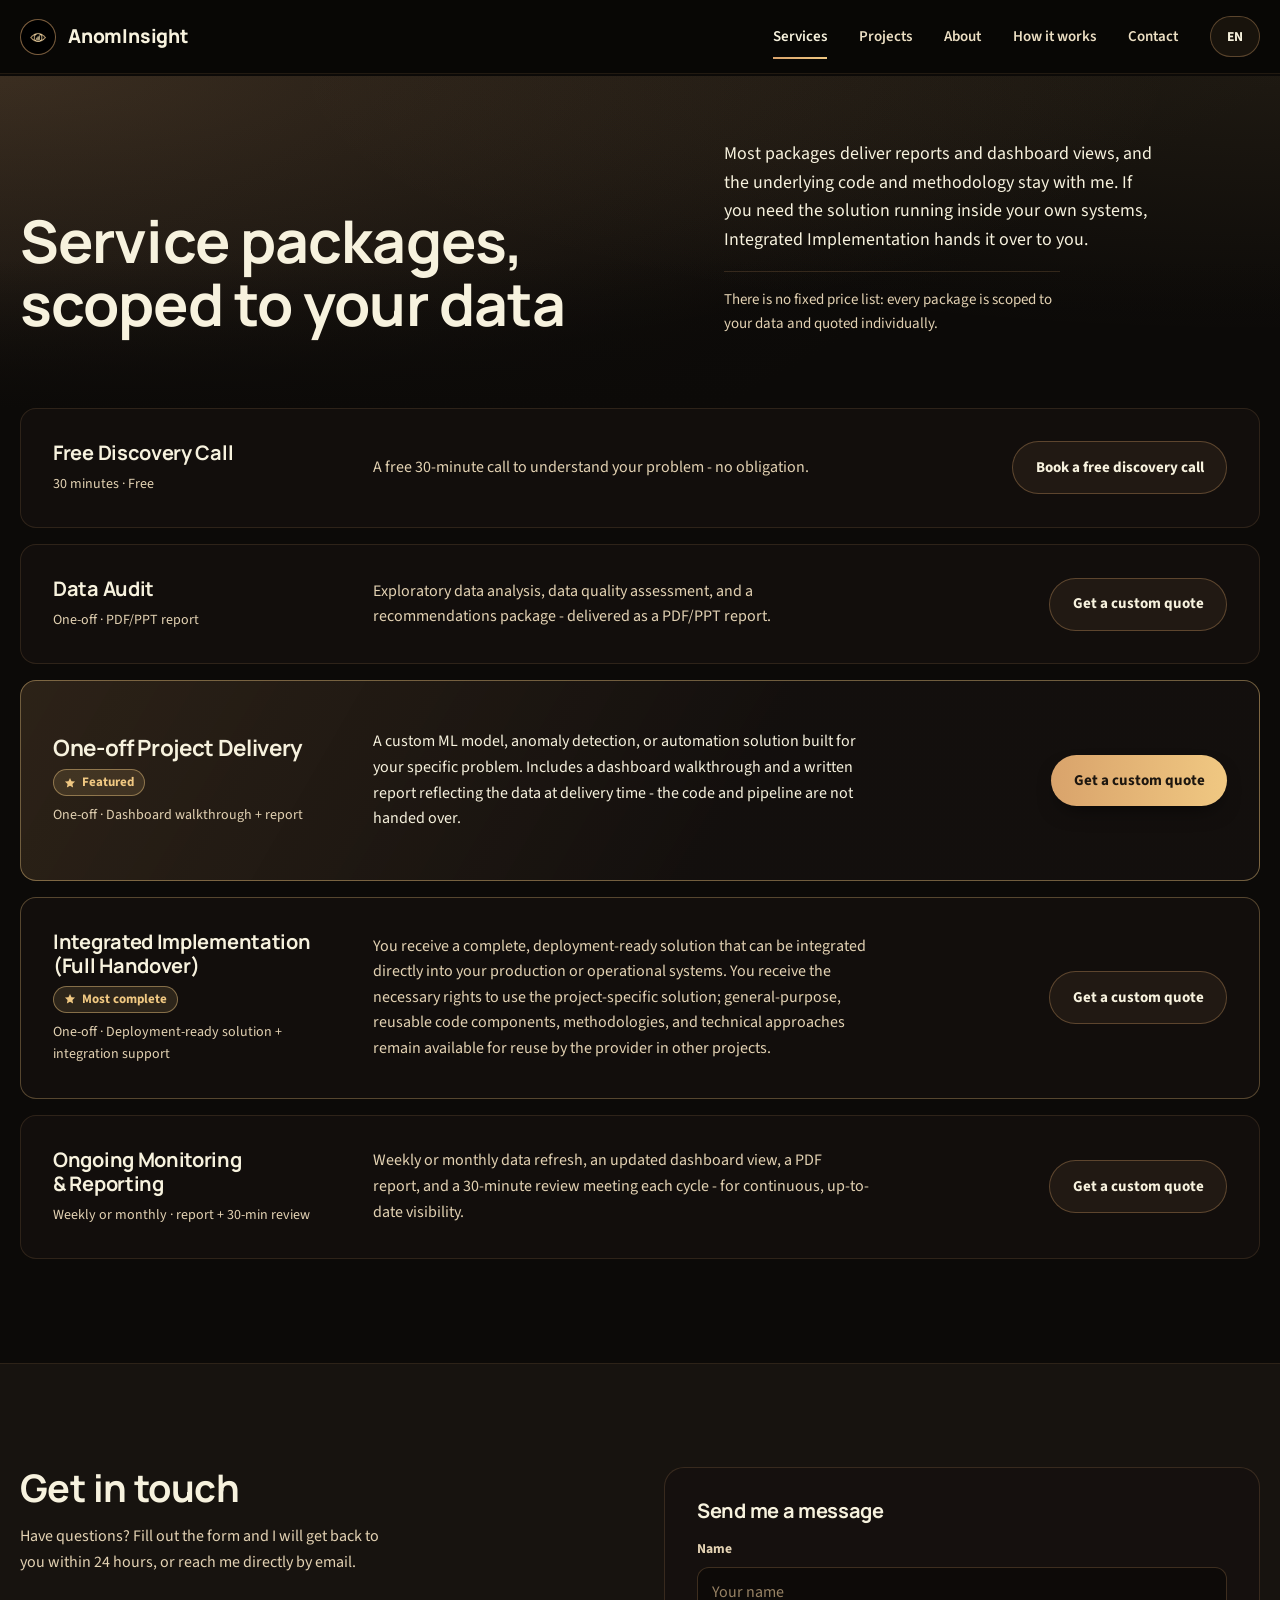
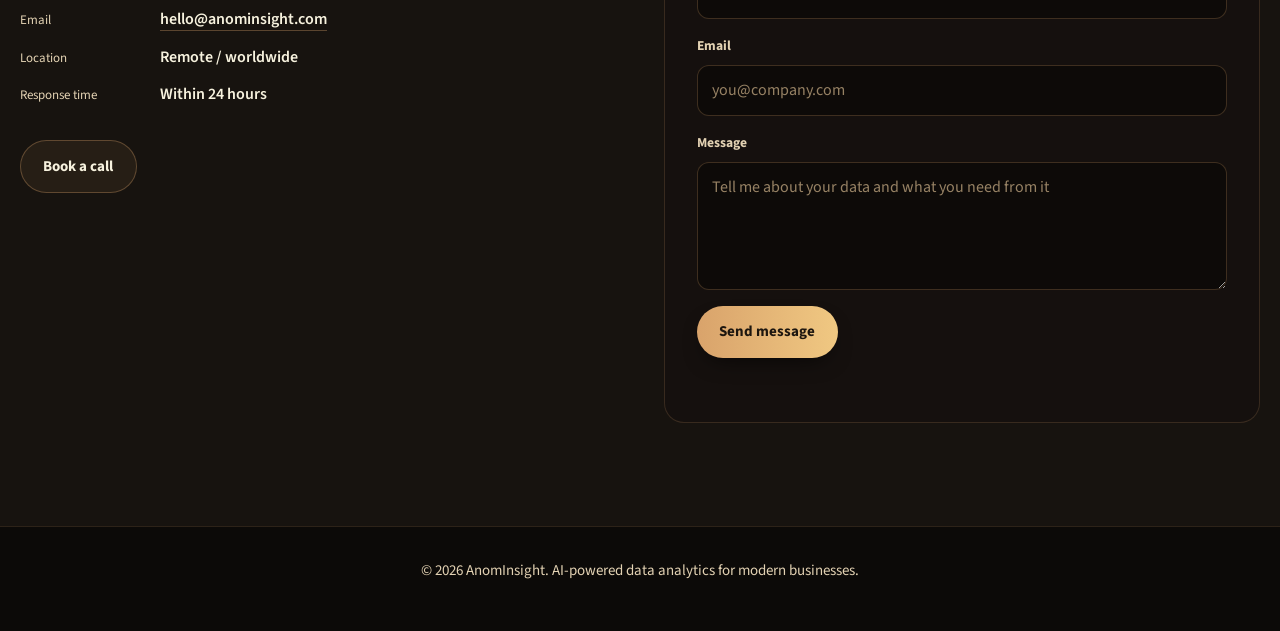
<file: src/frontend/versions/a/services.html>
<!DOCTYPE html>
<html lang="en">
  <head>
    <meta charset="UTF-8" />
    <meta name="viewport" content="width=device-width, initial-scale=1.0" />
    <meta name="description" content="AnomInsight service packages: a free discovery call, data audits, one-off ML and anomaly-detection projects, integrated implementation with full handover, and ongoing (weekly or monthly) monitoring and reporting. Every package is quoted individually." />
    <meta name="robots" content="noindex" />
    <title data-i18n="packages.pageTitle">Services – AnomInsight</title>
    <link rel="icon" type="image/png" sizes="32x32" href="../../../../images/favicon-circle-32.png?v=4" />
    <link rel="icon" type="image/png" sizes="192x192" href="../../../../images/favicon-circle-192.png?v=4" />
    <link rel="apple-touch-icon" href="../../../../images/favicon-circle-512.png?v=4" />
    <!-- Self-hosted fonts (see @font-face in style.css); preload the two latin files every page needs. -->
    <link rel="preload" href="../../../../fonts/source-sans-3-latin.woff2" as="font" type="font/woff2" crossorigin />
    <link rel="preload" href="../../../../fonts/manrope-latin.woff2" as="font" type="font/woff2" crossorigin />
    <link rel="stylesheet" href="style.css" />
  </head>
  <body>
    <a class="skip-link" href="#top" data-i18n="a11y.skip">Skip to content</a>
    <!-- Referenced by aria-describedby on every link that opens a new tab. -->
    <span id="newTabHint" hidden data-i18n="a11y.newTab">Opens in a new tab</span>

    <header class="site-header">
      <div class="shell site-header__inner">
        <a class="brand" href="index.html">
          <span class="brand__mark"><img src="../../../../images/logo-circle-96.png" alt="" width="30" height="30" loading="eager" /></span>
          <span class="brand__name">AnomInsight</span>
        </a>

        <button class="menu-toggle" type="button" aria-label="Menu" data-i18n-aria="a11y.menu" aria-expanded="false" aria-controls="navLinks">
          <span></span><span></span><span></span>
        </button>

        <div class="nav-actions" id="navLinks">
          <nav class="nav-links" aria-label="Main navigation" data-i18n-aria="a11y.primaryNav">
            <a href="services.html" aria-current="page" data-i18n="nav.services">Services</a>
            <a href="index.html#projects" data-i18n="nav.projects">Projects</a>
            <a href="index.html#about" data-i18n="nav.about">About</a>
            <a href="index.html#method" data-i18n="nav.method">How it works</a>
            <a href="#contact" data-i18n="nav.contact">Contact</a>
          </nav>
          <button class="lang" type="button" data-lang-toggle data-i18n-aria="lang.switchAria" aria-label="Switch to Hungarian">
            <span data-i18n="lang.switchTo">EN</span>
          </button>
        </div>
      </div>
    </header>

    <main id="top" tabindex="-1">
      <section class="page-intro" aria-labelledby="services-title">
        <div class="shell page-intro__grid">
          <h1 id="services-title" data-i18n="packages.heading">Service packages, scoped to your data</h1>
          <div class="page-intro__body">
            <p class="page-intro__lead" data-i18n="packages.intro">Most packages deliver reports and dashboard views, and the underlying code and methodology stay with me. If you need the solution running inside your own systems, Integrated Implementation hands it over to you.</p>
            <p class="page-intro__note" data-i18n="packages.quoteNote">There is no fixed price list: every package is scoped to your data and quoted individually.</p>
          </div>
        </div>
      </section>

      <section class="section packages-section" aria-labelledby="services-title">
        <div class="shell">
          <ol class="packages">
            <li>
              <article class="package" aria-labelledby="pkg-discovery">
                <div class="package__head">
                  <h2 id="pkg-discovery" data-i18n="packages.discovery.title">Free Discovery Call</h2>
                  <p class="package__meta" data-i18n="packages.discovery.meta">30 minutes · Free</p>
                </div>
                <p class="package__text" data-i18n="packages.discovery.text">A free 30-minute call to understand your problem – no obligation.</p>
                <a class="btn btn--ghost package__cta" href="https://calendar.app.google/ckrBNEpqXD8Vm8Ji6" target="_blank" rel="noopener noreferrer" aria-describedby="newTabHint" data-i18n="offer.discoveryCta">Book a free discovery call</a>
              </article>
            </li>
            <li>
              <article class="package" aria-labelledby="pkg-audit">
                <div class="package__head">
                  <h2 id="pkg-audit" data-i18n="packages.audit.title">Data Audit</h2>
                  <p class="package__meta" data-i18n="packages.audit.meta">One-off · PDF/PPT report</p>
                </div>
                <p class="package__text" data-i18n="packages.audit.text">Exploratory data analysis, data quality assessment, and a recommendations package – delivered as a PDF/PPT report.</p>
                <a class="btn btn--ghost package__cta" href="#contact" data-quote-package="pkg-audit" data-i18n="packages.quoteCta">Get a custom quote</a>
              </article>
            </li>
            <li>
              <article class="package package--featured" aria-labelledby="pkg-project">
                <div class="package__head">
                  <div class="package__title-row">
                    <h2 id="pkg-project" data-i18n="packages.project.title">One-off Project Delivery</h2>
                    <span class="package__badge">
                      <svg viewBox="0 0 16 16" width="12" height="12" aria-hidden="true"><path d="M8 1.2l2.03 4.3 4.67.6-3.43 3.23.87 4.63L8 11.7l-4.14 2.26.87-4.63L1.3 6.1l4.67-.6z" fill="currentColor" /></svg>
                      <span data-i18n="packages.featured">Featured</span>
                    </span>
                  </div>
                  <p class="package__meta" data-i18n="packages.project.meta">One-off · Dashboard walkthrough + report</p>
                </div>
                <p class="package__text" data-i18n="packages.project.text">A custom ML model, anomaly detection, or automation solution built for your specific problem. Includes a dashboard walkthrough and a written report reflecting the data at delivery time – the code and pipeline are not handed over.</p>
                <a class="btn btn--primary package__cta" href="#contact" data-quote-package="pkg-project" data-i18n="packages.quoteCta">Get a custom quote</a>
              </article>
            </li>
            <li>
              <article class="package package--premium" aria-labelledby="pkg-integrated">
                <div class="package__head">
                  <div class="package__title-row">
                    <h2 id="pkg-integrated" data-i18n="packages.integrated.title">Integrated Implementation (Full Handover)</h2>
                    <span class="package__badge">
                      <svg viewBox="0 0 16 16" width="12" height="12" aria-hidden="true"><path d="M8 1.2l2.03 4.3 4.67.6-3.43 3.23.87 4.63L8 11.7l-4.14 2.26.87-4.63L1.3 6.1l4.67-.6z" fill="currentColor" /></svg>
                      <span data-i18n="packages.integrated.badge">Most complete</span>
                    </span>
                  </div>
                  <p class="package__meta" data-i18n="packages.integrated.meta">One-off · Deployment-ready solution + integration support</p>
                </div>
                <p class="package__text" data-i18n="packages.integrated.text">You receive a complete, deployment-ready solution that can be integrated directly into your production or operational systems. You receive the necessary rights to use the project-specific solution; general-purpose, reusable code components, methodologies, and technical approaches remain available for reuse by the provider in other projects.</p>
                <a class="btn btn--ghost package__cta" href="#contact" data-quote-package="pkg-integrated" data-i18n="packages.quoteCta">Get a custom quote</a>
              </article>
            </li>
            <li>
              <article class="package" aria-labelledby="pkg-monitoring">
                <div class="package__head">
                  <h2 id="pkg-monitoring" data-i18n="packages.monitoring.title">Ongoing Monitoring &amp; Reporting</h2>
                  <p class="package__meta" data-i18n="packages.monitoring.meta">Weekly or monthly · report + 30-min review</p>
                </div>
                <p class="package__text" data-i18n="packages.monitoring.text">Weekly or monthly data refresh, an updated dashboard view, a PDF report, and a 30-minute review meeting each cycle – for continuous, up-to-date visibility.</p>
                <a class="btn btn--ghost package__cta" href="#contact" data-quote-package="pkg-monitoring" data-i18n="packages.quoteCta">Get a custom quote</a>
              </article>
            </li>
          </ol>
        </div>
      </section>

      <section class="section contact band" id="contact">
        <div class="shell contact__grid">
          <div>
            <h2 data-i18n="contact.heading">Get in touch</h2>
            <p data-i18n="contact.copy">Have questions? Fill out the form and I will get back to you within 24 hours, or reach me directly by email.</p>
            <dl class="contact__meta">
              <div>
                <dt data-i18n="contact.emailLabel">Email</dt>
                <dd><a href="mailto:hello@anominsight.com">hello@anominsight.com</a></dd>
              </div>
              <div>
                <dt data-i18n="contact.locationLabel">Location</dt>
                <dd data-i18n="contact.locationValue">Remote / worldwide</dd>
              </div>
              <div>
                <dt data-i18n="contact.responseLabel">Response time</dt>
                <dd data-i18n="contact.responseValue">Within 24 hours</dd>
              </div>
            </dl>
            <a class="btn btn--ghost" href="https://calendar.app.google/ckrBNEpqXD8Vm8Ji6" target="_blank" rel="noopener noreferrer" aria-describedby="newTabHint" data-i18n="contact.bookCallButton">Book a call</a>
          </div>

          <form class="form" id="contactForm" action="https://formspree.io/f/xjykwlyk" method="POST">
            <h3 data-i18n="contact.formHeading">Send me a message</h3>
            <div class="field">
              <label for="name" data-i18n="contact.formName">Name</label>
              <input type="text" id="name" name="name" autocomplete="name" required data-i18n-placeholder="contact.formNamePlaceholder" placeholder="Your name" />
            </div>
            <div class="field">
              <label for="email" data-i18n="contact.formEmail">Email</label>
              <input type="email" id="email" name="email" autocomplete="email" required data-i18n-placeholder="contact.formEmailPlaceholder" placeholder="you@company.com" />
            </div>
            <div class="field">
              <label for="message" data-i18n="contact.formMessage">Message</label>
              <textarea id="message" name="message" rows="4" required data-i18n-placeholder="contact.formMessagePlaceholder" placeholder="Tell me about your project..."></textarea>
            </div>
            <input type="hidden" name="package" value="" />
            <input type="text" name="_gotcha" tabindex="-1" autocomplete="off" class="honeypot" aria-hidden="true" />
            <button class="btn btn--primary" type="submit" data-i18n="contact.formSubmit">Send message</button>
            <p class="form__status" id="formStatus" role="status" aria-live="polite"></p>
          </form>
        </div>
      </section>
    </main>

    <footer class="footer">
      <div class="shell footer__inner">
        <p>© <span id="year">2026</span> AnomInsight. <span data-i18n="footer.tagline">AI-powered data analytics for modern businesses.</span></p>
      </div>
    </footer>

    <script type="module" src="main.js"></script>
  </body>
</html>
</file>
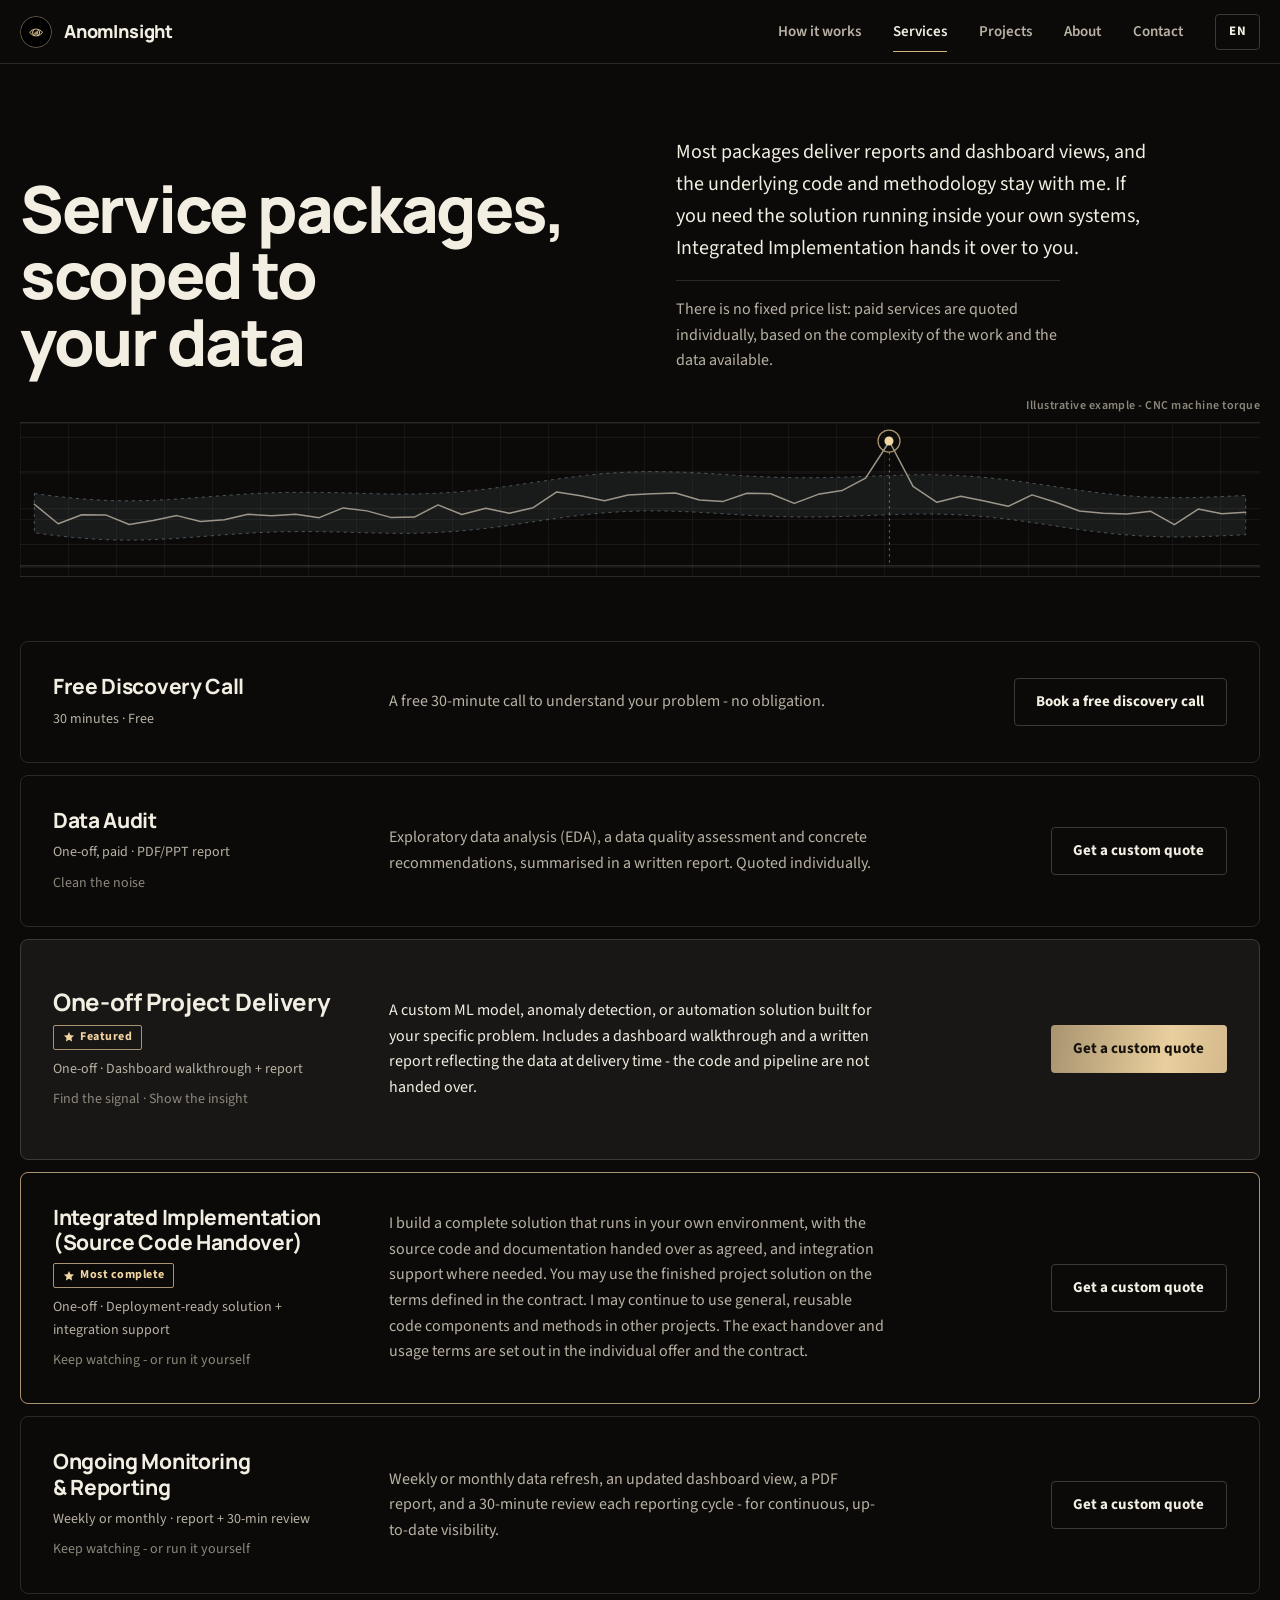
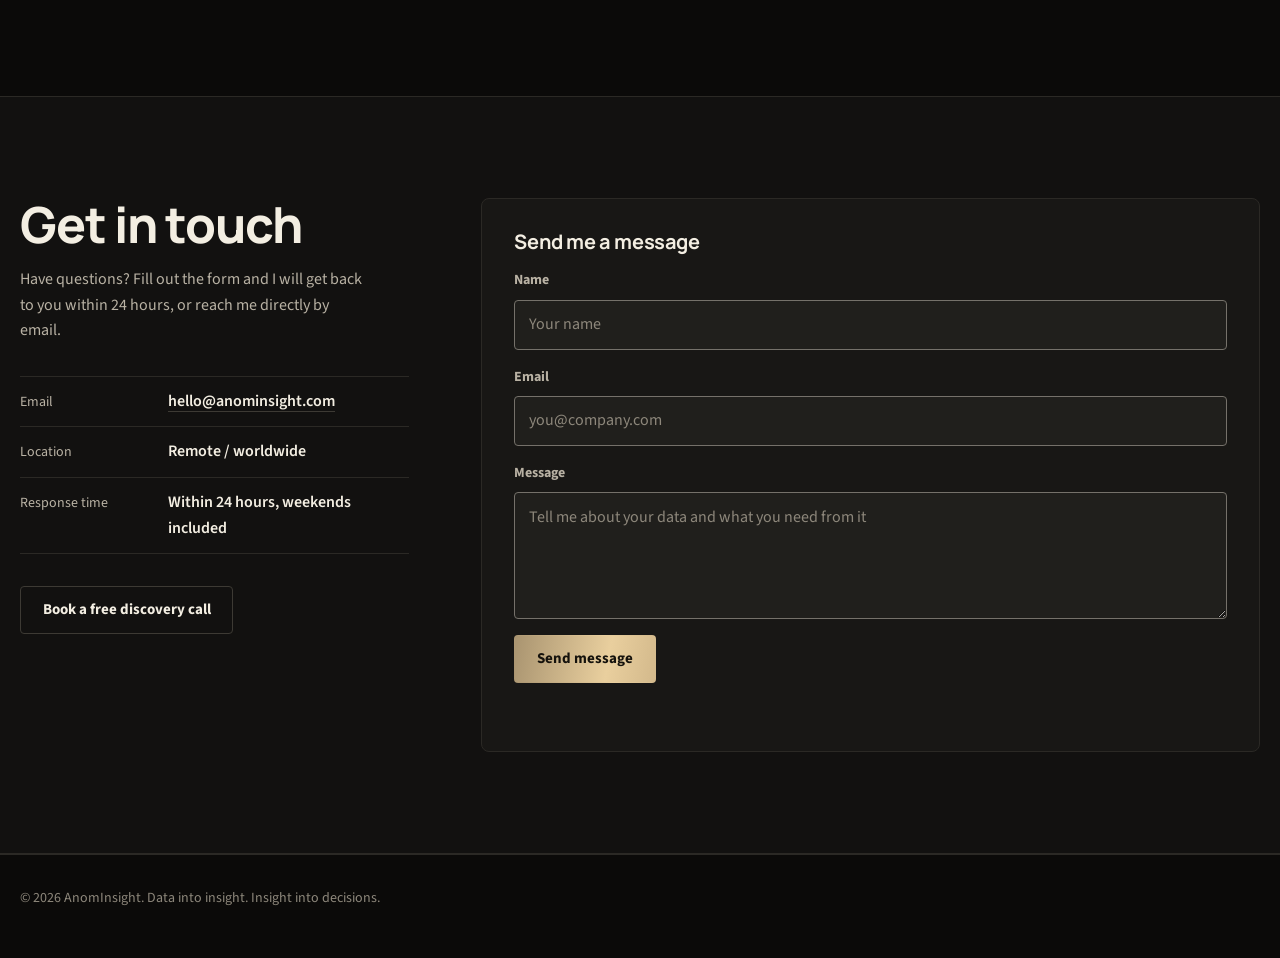
<file: src/frontend/versions/d/services.html>
<!DOCTYPE html>
<html lang="en">
  <head>
    <meta charset="UTF-8" />
    <meta name="viewport" content="width=device-width, initial-scale=1.0" />
    <meta name="description" content="AnomInsight services for small and medium-sized businesses: a free 30-minute discovery call, then individually quoted paid packages – data audit, one-off ML and anomaly-detection projects, integrated implementation with handover, and weekly or monthly monitoring and reporting." />
    <meta name="robots" content="noindex" />
    <title data-i18n="packages.pageTitle">Services – AnomInsight</title>
    <link rel="icon" type="image/png" sizes="32x32" href="../../../../images/favicon-circle-32.png?v=4" />
    <link rel="icon" type="image/png" sizes="192x192" href="../../../../images/favicon-circle-192.png?v=4" />
    <link rel="apple-touch-icon" href="../../../../images/favicon-circle-512.png?v=4" />
    <!-- Self-hosted fonts (see @font-face in style.css); preload the two latin files every page needs. -->
    <link rel="preload" href="../../../../fonts/source-sans-3-latin.woff2" as="font" type="font/woff2" crossorigin />
    <link rel="preload" href="../../../../fonts/manrope-latin.woff2" as="font" type="font/woff2" crossorigin />
    <meta name="theme-color" content="#0B0A09" />
    <link rel="stylesheet" href="style.css" />
    <script>document.documentElement.classList.add('js');</script>
  </head>
  <body>
    <a class="skip-link" href="#top" data-i18n="a11y.skip">Skip to content</a>
    <!-- Referenced by aria-describedby on every link that opens a new tab. -->
    <span id="newTabHint" hidden data-i18n="a11y.newTab">Opens in a new tab</span>

    <header class="site-header">
      <div class="shell site-header__inner">
        <a class="brand" href="index.html">
          <span class="brand__mark"><img src="../../../../images/logo-circle-96.png" alt="" width="32" height="32" /></span>
          <span class="brand__name">AnomInsight</span>
        </a>

        <button class="menu-toggle" type="button" aria-label="Menu" data-i18n-aria="a11y.menu" aria-expanded="false" aria-controls="navLinks">
          <span></span><span></span><span></span>
        </button>

        <div class="nav-actions" id="navLinks">
          <nav class="nav-links" aria-label="Main navigation" data-i18n-aria="a11y.primaryNav">
            <a href="index.html#method" data-i18n="nav.method">How it works</a>
            <a href="services.html" aria-current="page" data-i18n="nav.services">Services</a>
            <a href="index.html#projects" data-i18n="nav.projects">Projects</a>
            <a href="index.html#about" data-i18n="nav.about">About</a>
            <a href="#contact" data-i18n="nav.contact">Contact</a>
          </nav>
          <button class="lang" type="button" data-lang-toggle data-i18n-aria="lang.switchAria" aria-label="Switch to Hungarian">
            <span data-i18n="lang.switchTo">EN</span>
          </button>
        </div>
      </div>
    </header>

    <main id="top" tabindex="-1">
      <section class="page-intro" aria-labelledby="services-title">
        <div class="shell page-intro__grid">
          <h1 id="services-title" data-i18n="packages.heading">Service packages, scoped to your data</h1>
          <div class="page-intro__body">
            <p class="page-intro__lead" data-i18n="packages.intro">Most packages deliver reports and dashboard views, and the underlying code and methodology stay with me. If you need the solution running inside your own systems, Integrated Implementation hands it over to you.</p>
            <p class="page-intro__note" data-i18n="packages.quoteNoteD">There is no fixed price list: paid services are quoted individually, based on the complexity of the work and the data available.</p>
          </div>
        </div>
        <div class="shell">
          <figure class="trace" aria-hidden="true">
            <p class="trace__caption" data-i18n="hero.signal.caption">Illustrative example – CNC machine torque</p>
            <div class="trace__plot">
              <svg class="trace__svg" viewBox="0 24 520 172" preserveAspectRatio="none" focusable="false">
                <path class="poster__grid" d="M0 40H520M0 80H520M0 120H520M0 160H520" />
                <path class="poster__band" d="M6,103 L14,105.8 L22,108.1 L30,109.8 L38,110.9 L46,111.2 L54,110.8 L62,109.8 L70,108.4 L78,106.8 L86,105.1 L94,103.7 L102,102.5 L110,101.8 L118,101.6 L126,101.7 L134,102.1 L142,102.7 L150,103.3 L158,103.6 L166,103.5 L174,102.8 L182,101.5 L190,99.6 L198,97.2 L206,94.3 L214,91.1 L222,88 L230,85 L238,82.4 L246,80.4 L254,79.1 L262,78.4 L270,78.5 L278,79.1 L286,80.2 L294,81.5 L302,82.8 L310,84 L318,84.8 L326,85.3 L334,85.3 L342,84.9 L350,84.2 L358,83.4 L366,82.6 L374,82 L382,81.9 L390,82.4 L398,83.5 L406,85.3 L414,87.6 L422,90.5 L430,93.6 L438,96.9 L446,100 L454,102.7 L462,104.9 L470,106.5 L478,107.4 L486,107.7 L494,107.4 L502,106.6 L510,105.6 L514,105.1 L514,149.1 L510,149.6 L502,150.6 L494,151.4 L486,151.7 L478,151.4 L470,150.5 L462,148.9 L454,146.7 L446,144 L438,140.9 L430,137.6 L422,134.5 L414,131.6 L406,129.3 L398,127.5 L390,126.4 L382,125.9 L374,126 L366,126.6 L358,127.4 L350,128.2 L342,128.9 L334,129.3 L326,129.3 L318,128.8 L310,128 L302,126.8 L294,125.5 L286,124.2 L278,123.1 L270,122.5 L262,122.4 L254,123.1 L246,124.4 L238,126.4 L230,129 L222,132 L214,135.1 L206,138.3 L198,141.2 L190,143.6 L182,145.5 L174,146.8 L166,147.5 L158,147.6 L150,147.3 L142,146.7 L134,146.1 L126,145.7 L118,145.6 L110,145.8 L102,146.5 L94,147.7 L86,149.1 L78,150.8 L70,152.4 L62,153.8 L54,154.8 L46,155.2 L38,154.9 L30,153.8 L22,152.1 L14,149.8 L6,147 Z" />
                <path class="poster__axis" d="M0 184H520" />
                <polyline class="poster__reading" points="6,115 16,136.8 25.9,126.8 35.9,126.9 45.8,137.7 55.8,133.2 65.8,127.7 75.7,134.3 85.7,132.3 95.6,126.3 105.6,127.8 115.6,126.3 125.5,130 135.5,119.1 145.5,122.4 155.4,129.7 165.4,129.4 175.3,115.7 185.3,126.5 195.3,119.4 205.2,125 215.2,118.8 225.1,101.2 235.1,105.5 245.1,111.1 255,104.7 265,103.2 274.9,102.4 284.9,110.3 294.9,111.8 304.8,102.7 314.8,103.2 324.7,114 334.7,103.9 344.7,99.7 354.6,85.7 364.6,44.7 374.5,95 384.5,112.8 394.5,106.1 404.4,111.4 414.4,117.3 424.4,104.5 434.3,112.8 444.3,122.5 454.2,125 464.2,125.9 474.2,122.9 484.1,137.9 494.1,120.4 504,125.7 514,124" />
                <path class="poster__leader" d="M364.6 57V184" />
              </svg>
              <!-- The flag in its own unscaled SVG, so the ring stays round. -->
              <svg class="trace__flag" viewBox="0 0 32 32" width="32" height="32" focusable="false">
                <circle class="poster__ring" cx="16" cy="16" r="11" />
                <circle class="poster__point" cx="16" cy="16" r="4.5" />
              </svg>
            </div>
          </figure>
      </section>

      <section class="section packages-section" aria-labelledby="services-title">
        <div class="shell">
          <ol class="packages">
            <li>
              <article class="package" aria-labelledby="pkg-discovery">
                <div class="package__head">
                  <h2 id="pkg-discovery" data-i18n="packages.discovery.titleD">Free Discovery Call</h2>
                  <p class="package__meta" data-i18n="packages.discovery.meta">30 minutes · Free</p>
                </div>
                <p class="package__text" data-i18n="packages.discovery.textD">A free 30-minute call to understand your problem – no obligation.</p>
                <a class="btn btn--secondary package__cta" href="https://calendar.app.google/ckrBNEpqXD8Vm8Ji6" target="_blank" rel="noopener noreferrer" aria-describedby="newTabHint" data-i18n="offer.discoveryCtaD">Book a free discovery call</a>
              </article>
            </li>
            <li>
              <article class="package" aria-labelledby="pkg-audit">
                <div class="package__head">
                  <h2 id="pkg-audit" data-i18n="packages.audit.titleD">Data Audit</h2>
                  <p class="package__meta" data-i18n="packages.audit.metaD">One-off, paid · PDF/PPT report</p>
                  <p class="package__stage"><span data-i18n="map.clean">Clean the noise</span></p>
                </div>
                <p class="package__text" data-i18n="packages.audit.textD">Exploratory data analysis (EDA), a data quality assessment and concrete recommendations, summarised in a written report. Quoted individually.</p>
                <a class="btn btn--secondary package__cta" href="#contact" data-quote-package="pkg-audit" data-i18n="packages.quoteCta">Get a custom quote</a>
              </article>
            </li>
            <li>
              <article class="package package--featured" aria-labelledby="pkg-project">
                <div class="package__head">
                  <div class="package__title-row">
                    <h2 id="pkg-project" data-i18n="packages.project.titleD">One-off Project Delivery</h2>
                    <span class="package__badge">
                      <svg viewBox="0 0 16 16" width="12" height="12" aria-hidden="true"><path d="M8 1.2l2.03 4.3 4.67.6-3.43 3.23.87 4.63L8 11.7l-4.14 2.26.87-4.63L1.3 6.1l4.67-.6z" fill="currentColor" /></svg>
                      <span data-i18n="packages.featured">Featured</span>
                    </span>
                  </div>
                  <p class="package__meta" data-i18n="packages.project.meta">One-off · Dashboard walkthrough + report</p>
                  <p class="package__stage"><span data-i18n="map.find">Find the signal</span> · <span data-i18n="map.show">Show the insight</span></p>
                </div>
                <p class="package__text" data-i18n="packages.project.textD">A custom ML model, anomaly detection, or automation solution built for your specific problem. Includes a dashboard walkthrough and a written report reflecting the data at delivery time – the code and pipeline are not handed over.</p>
                <a class="btn btn--primary package__cta" href="#contact" data-quote-package="pkg-project" data-i18n="packages.quoteCta">Get a custom quote</a>
              </article>
            </li>
            <li>
              <article class="package package--premium" aria-labelledby="pkg-integrated">
                <div class="package__head">
                  <div class="package__title-row">
                    <h2 id="pkg-integrated" data-i18n="packages.integrated.titleD">Integrated Implementation (Source Code Handover)</h2>
                    <span class="package__badge">
                      <svg viewBox="0 0 16 16" width="12" height="12" aria-hidden="true"><path d="M8 1.2l2.03 4.3 4.67.6-3.43 3.23.87 4.63L8 11.7l-4.14 2.26.87-4.63L1.3 6.1l4.67-.6z" fill="currentColor" /></svg>
                      <span data-i18n="packages.integrated.badge">Most complete</span>
                    </span>
                  </div>
                  <p class="package__meta" data-i18n="packages.integrated.meta">One-off · Deployment-ready solution + integration support</p>
                  <p class="package__stage"><span data-i18n="map.keep">Keep watching – or run it yourself</span></p>
                </div>
                <p class="package__text" data-i18n="packages.integrated.textD">I build a complete solution that runs in your own environment, with the source code and documentation handed over as agreed, and integration support where needed. You may use the finished project solution on the terms defined in the contract. I may continue to use general, reusable code components and methods in other projects. The exact handover and usage terms are set out in the individual offer and the contract.</p>
                <a class="btn btn--secondary package__cta" href="#contact" data-quote-package="pkg-integrated" data-i18n="packages.quoteCta">Get a custom quote</a>
              </article>
            </li>
            <li>
              <article class="package" aria-labelledby="pkg-monitoring">
                <div class="package__head">
                  <h2 id="pkg-monitoring" data-i18n="packages.monitoring.titleD">Ongoing Monitoring &amp; Reporting</h2>
                  <p class="package__meta" data-i18n="packages.monitoring.metaD">Weekly or monthly · report + 30-min review</p>
                  <p class="package__stage"><span data-i18n="map.keep">Keep watching – or run it yourself</span></p>
                </div>
                <p class="package__text" data-i18n="packages.monitoring.textD">Weekly or monthly data refresh, an updated dashboard view, a PDF report, and a 30-minute review each reporting cycle – for continuous, up-to-date visibility.</p>
                <a class="btn btn--secondary package__cta" href="#contact" data-quote-package="pkg-monitoring" data-i18n="packages.quoteCta">Get a custom quote</a>
              </article>
            </li>
          </ol>
        </div>
      </section>

      <section class="section contact band" id="contact" aria-labelledby="contact-title">
        <div class="shell contact__grid">
          <div class="contact__copy">
            <h2 id="contact-title" data-i18n="contact.heading">Get in touch</h2>
            <p data-i18n="contact.copy">Have questions? Fill out the form and I will get back to you within 24 hours, or reach me directly by email.</p>
            <dl class="contact__meta">
              <div>
                <dt data-i18n="contact.emailLabel">Email</dt>
                <dd><a class="text-link" href="mailto:hello@anominsight.com">hello@anominsight.com</a></dd>
              </div>
              <div>
                <dt data-i18n="contact.locationLabel">Location</dt>
                <dd data-i18n="contact.locationValueD">Remote / worldwide</dd>
              </div>
              <div>
                <dt data-i18n="contact.responseLabel">Response time</dt>
                <dd data-i18n="contact.responseValueD">Within 24 hours, weekends included</dd>
              </div>
            </dl>
            <a class="btn btn--secondary" href="https://calendar.app.google/ckrBNEpqXD8Vm8Ji6" target="_blank" rel="noopener noreferrer" aria-describedby="newTabHint" data-i18n="offer.discoveryCtaD">Book a free discovery call</a>
          </div>

          <form class="form" id="contactForm" action="https://formspree.io/f/xjykwlyk" method="POST">
            <h3 data-i18n="contact.formHeading">Send me a message</h3>
            <div class="field">
              <label for="name" data-i18n="contact.formName">Name</label>
              <input type="text" id="name" name="name" autocomplete="name" required data-i18n-placeholder="contact.formNamePlaceholder" placeholder="Your name" />
            </div>
            <div class="field">
              <label for="email" data-i18n="contact.formEmail">Email</label>
              <input type="email" id="email" name="email" autocomplete="email" required data-i18n-placeholder="contact.formEmailPlaceholder" placeholder="you@company.com" />
            </div>
            <div class="field">
              <label for="message" data-i18n="contact.formMessage">Message</label>
              <textarea id="message" name="message" rows="4" required data-i18n-placeholder="contact.formMessagePlaceholder" placeholder="Tell me about your data and what you need from it"></textarea>
            </div>
            <input type="hidden" name="package" value="" />
            <input type="text" name="_gotcha" tabindex="-1" autocomplete="off" class="honeypot" aria-hidden="true" />
            <button class="btn btn--primary" type="submit" data-i18n="contact.formSubmit">Send message</button>
            <p class="form__status" id="formStatus" role="status" aria-live="polite"></p>
          </form>
        </div>
      </section>
    </main>

    <footer class="footer">
      <div class="shell footer__inner">
        <p>© <span id="year">2026</span> AnomInsight. <span data-i18n="footer.taglineD">Data into insight. Insight into decisions.</span></p>
      </div>
    </footer>

    <script type="module" src="main.js"></script>
  </body>
</html>
</file>
<file: style.css>
:root {
	--bg: #090806;
	--bg-soft: #1a1714;
	--card: rgba(20, 16, 14, 0.78);
	--text: #f7f2de;
	--muted: #e3d2b3;
	--line: rgba(217, 163, 107, 0.24);
	--accent: #d9a36b;
	--accent-strong: #f0c882;

	/* Motion: matches src/frontend's tokens so both pages feel like one site. */
	--ease-out: cubic-bezier(0.23, 1, 0.32, 1);
	--duration-fast: 140ms;
	--duration-base: 220ms;
}

* {
	box-sizing: border-box;
}

/* Reduced motion: collapse transitions/animations to effectively instant
   rather than removing them, so content still appears and state still
   changes - it just doesn't move to get there. */
@media (prefers-reduced-motion: reduce) {
	*, *::before, *::after {
		animation-duration: 0.001ms !important;
		animation-iteration-count: 1 !important;
		transition-duration: 0.001ms !important;
	}
}

body {
	margin: 0;
	min-height: 100vh;
	color: var(--text);
	font-family: 'Source Sans 3', sans-serif;
	background:
		radial-gradient(circle at 12% 12%, rgba(217, 163, 107, 0.2), transparent 36%),
		radial-gradient(circle at 88% 16%, rgba(240, 200, 130, 0.12), transparent 30%),
		linear-gradient(155deg, #110e0a, #110e0d 45%, var(--bg-soft));
	overflow-x: hidden;
}

.lang-toggle {
	position: fixed;
	top: 1rem;
	right: 1rem;
	z-index: 10;
	border: 1px solid rgba(217, 163, 107, 0.35);
	background: rgba(217, 163, 107, 0.08);
	color: var(--text);
	border-radius: 999px;
	padding: 0.6rem 1rem;
	font-weight: 700;
	letter-spacing: 0.05em;
	cursor: pointer;
	transition: background-color var(--duration-fast) ease, transform var(--duration-fast) var(--ease-out);
}

@media (hover: hover) and (pointer: fine) {
	.lang-toggle:hover {
		background: rgba(217, 163, 107, 0.14);
		transform: translateY(-1px);
	}
}

.lang-toggle:active {
	transform: scale(0.96);
}

.bg-shape {
	position: fixed;
	border-radius: 999px;
	filter: blur(40px);
	z-index: -1;
	opacity: 0.4;
}

.bg-shape-left {
	width: 320px;
	height: 320px;
	left: -80px;
	top: 120px;
	background: rgba(217, 163, 107, 0.35);
}

.bg-shape-right {
	width: 400px;
	height: 400px;
	right: -120px;
	bottom: 40px;
	background: rgba(240, 200, 130, 0.26);
}

.page {
	width: min(920px, calc(100% - 2rem));
	margin: 0 auto;
	padding: 4.2rem 0 1.8rem;
}

.card {
	border: 1px solid var(--line);
	background: var(--card);
	backdrop-filter: blur(14px);
	border-radius: 24px;
	box-shadow: 0 20px 50px rgba(0, 0, 0, 0.34);
}

.hero {
	padding: 2.25rem;
	text-align: center;
}

.hero-brand {
	display: flex;
	flex-direction: column;
	align-items: center;
	justify-content: center;
}

.logo {
	width: 92px;
	height: 92px;
	border-radius: 999px;
	border: 1px solid rgba(217, 163, 107, 0.45);
	box-shadow: 0 10px 24px rgba(0, 8, 15, 0.45);
	object-fit: cover;
}

.pill {
	display: inline-block;
	margin: 1.2rem 0 0;
	padding: 0.4rem 0.85rem;
	border-radius: 999px;
	font-size: 0.8rem;
	font-weight: 600;
	letter-spacing: 0.02em;
	background: rgba(217, 163, 107, 0.14);
	border: 1px solid rgba(217, 163, 107, 0.35);
	color: #f6debc;
}

h1 {
	font-family: 'Manrope', sans-serif;
	margin: 0.95rem auto 0;
	font-size: clamp(1.9rem, 4.3vw, 3rem);
	line-height: 1.15;
	max-width: 18ch;
}

.lead {
	margin: 1rem auto 0;
	max-width: 58ch;
	color: var(--muted);
	font-size: clamp(1rem, 2.2vw, 1.12rem);
}

.status-wrap {
	margin: 1.2rem auto 0;
	display: inline-flex;
	align-items: center;
	gap: 0.55rem;
	color: #f0d7b2;
}

.status-dot {
	width: 10px;
	height: 10px;
	border-radius: 50%;
	background: var(--accent);
}

.actions {
	margin-top: 1.45rem;
	display: flex;
	justify-content: center;
	gap: 0.7rem;
	flex-wrap: wrap;
}

.btn {
	display: inline-block;
	padding: 0.75rem 1.1rem;
	border-radius: 999px;
	text-decoration: none;
	font-weight: 600;
	border: 1px solid transparent;
	transition: transform var(--duration-fast) var(--ease-out), background-color var(--duration-fast) ease, border-color var(--duration-fast) ease;
}

@media (hover: hover) and (pointer: fine) {
	.btn:hover {
		transform: translateY(-1px);
	}
}

.btn:active {
	transform: scale(0.97);
}

.btn-primary {
	color: #1d160f;
	background: linear-gradient(135deg, var(--accent), var(--accent-strong));
}

.btn-ghost {
	color: var(--text);
	border-color: rgba(217, 163, 107, 0.34);
	background: rgba(217, 163, 107, 0.08);
}

.meta {
	margin-top: 1rem;
	padding: 1.2rem;
	display: grid;
	grid-template-columns: repeat(3, minmax(0, 1fr));
	gap: 0.75rem;
}

.meta-item {
	border: 1px solid rgba(217, 163, 107, 0.2);
	border-radius: 16px;
	padding: 0.9rem;
	background: rgba(20, 16, 14, 0.6);
}

.meta-label {
	margin: 0;
	color: var(--muted);
	font-size: 0.85rem;
}

.meta-value {
	margin: 0.35rem 0 0;
	font-family: 'Manrope', sans-serif;
	font-weight: 600;
	font-size: 1rem;
}

.footer {
	text-align: center;
	color: var(--muted);
	padding: 0.55rem 1rem 2rem;
	font-size: 0.92rem;
}

.reveal {
	opacity: 0;
	transform: translateY(16px);
}

.reveal.in {
	animation: revealUp 540ms var(--ease-out) forwards;
}

@keyframes revealUp {
	to {
		opacity: 1;
		transform: translateY(0);
	}
}

@media (max-width: 760px) {
	.lang-toggle {
		top: 0.75rem;
		right: 0.75rem;
		padding: 0.5rem 0.85rem;
	}

	.page {
		padding-top: 3.8rem;
	}

	.hero {
		padding: 1.35rem;
	}

	.meta {
		grid-template-columns: 1fr;
	}
}
</file>
<file: src/frontend/style.css>
:root {
	--bg: #090806;
	--bg-soft: #1a1714;
	--card: rgba(20, 16, 14, 0.78);
	--text: #f7f2de;
	--muted: #d1b58c;
	--line: rgba(217, 163, 107, 0.24);
	--accent: #d9a36b;
	--accent-strong: #f0c882;
}

* {
	box-sizing: border-box;
}

body {
	margin: 0;
	min-height: 100vh;
	color: var(--text);
	font-family: 'IBM Plex Sans', sans-serif;
	background:
		radial-gradient(circle at 12% 12%, rgba(217, 163, 107, 0.2), transparent 36%),
		radial-gradient(circle at 88% 16%, rgba(240, 200, 130, 0.12), transparent 30%),
		linear-gradient(155deg, #110e0a, #110e0d 45%, var(--bg-soft));
	overflow-x: hidden;
}

.lang-toggle {
	position: fixed;
	top: 1rem;
	right: 1rem;
	z-index: 10;
	border: 1px solid rgba(217, 163, 107, 0.35);
	background: rgba(217, 163, 107, 0.08);
	color: var(--text);
	border-radius: 999px;
	padding: 0.6rem 1rem;
	font-weight: 700;
	letter-spacing: 0.05em;
	cursor: pointer;
	transition: background-color 170ms ease, transform 170ms ease;
}

.lang-toggle:hover {
	background: rgba(217, 163, 107, 0.14);
	transform: translateY(-1px);
}

.bg-shape {
	position: fixed;
	border-radius: 999px;
	filter: blur(40px);
	z-index: -1;
	opacity: 0.4;
}

.bg-shape-left {
	width: 320px;
	height: 320px;
	left: -80px;
	top: 120px;
	background: rgba(217, 163, 107, 0.35);
}

.bg-shape-right {
	width: 400px;
	height: 400px;
	right: -120px;
	bottom: 40px;
	background: rgba(240, 200, 130, 0.26);
}

.page {
	width: min(920px, calc(100% - 2rem));
	margin: 0 auto;
	padding: 4.2rem 0 1.8rem;
}

.card {
	border: 1px solid var(--line);
	background: var(--card);
	backdrop-filter: blur(14px);
	border-radius: 24px;
	box-shadow: 0 20px 50px rgba(0, 0, 0, 0.34);
}

.hero {
	padding: 2.25rem;
	text-align: center;
}

.hero-brand {
	display: flex;
	flex-direction: column;
	align-items: center;
	justify-content: center;
}

.logo {
	width: 92px;
	height: 92px;
	border-radius: 999px;
	border: 1px solid rgba(217, 163, 107, 0.45);
	box-shadow: 0 10px 24px rgba(0, 8, 15, 0.45);
	object-fit: cover;
}

.pill {
	display: inline-block;
	margin: 1.2rem 0 0;
	padding: 0.4rem 0.85rem;
	border-radius: 999px;
	font-size: 0.8rem;
	letter-spacing: 0.1em;
	text-transform: uppercase;
	background: rgba(217, 163, 107, 0.14);
	border: 1px solid rgba(217, 163, 107, 0.35);
	color: #f6debc;
}

h1 {
	font-family: 'Sora', sans-serif;
	margin: 0.95rem auto 0;
	font-size: clamp(1.9rem, 4.3vw, 3rem);
	line-height: 1.15;
	max-width: 18ch;
}

.lead {
	margin: 1rem auto 0;
	max-width: 58ch;
	color: var(--muted);
	font-size: clamp(1rem, 2.2vw, 1.12rem);
}

.status-wrap {
	margin: 1.2rem auto 0;
	display: inline-flex;
	align-items: center;
	gap: 0.55rem;
	color: #f0d7b2;
}

.status-dot {
	width: 10px;
	height: 10px;
	border-radius: 50%;
	background: var(--accent);
	box-shadow: 0 0 0 0 rgba(217, 163, 107, 0.55);
	animation: pulse 2s infinite;
}

.actions {
	margin-top: 1.45rem;
	display: flex;
	justify-content: center;
	gap: 0.7rem;
	flex-wrap: wrap;
}

.btn {
	display: inline-block;
	padding: 0.75rem 1.1rem;
	border-radius: 999px;
	text-decoration: none;
	font-weight: 600;
	border: 1px solid transparent;
	transition: transform 170ms ease, background-color 170ms ease, border-color 170ms ease;
}

.btn:hover {
	transform: translateY(-1px);
}

.btn-primary {
	color: #1d160f;
	background: linear-gradient(135deg, var(--accent), var(--accent-strong));
}

.btn-ghost {
	color: var(--text);
	border-color: rgba(217, 163, 107, 0.34);
	background: rgba(217, 163, 107, 0.08);
}

.meta {
	margin-top: 1rem;
	padding: 1.2rem;
	display: grid;
	grid-template-columns: repeat(3, minmax(0, 1fr));
	gap: 0.75rem;
}

.meta-item {
	border: 1px solid rgba(217, 163, 107, 0.2);
	border-radius: 16px;
	padding: 0.9rem;
	background: rgba(20, 16, 14, 0.6);
}

.meta-label {
	margin: 0;
	color: var(--muted);
	font-size: 0.85rem;
}

.meta-value {
	margin: 0.35rem 0 0;
	font-family: 'Sora', sans-serif;
	font-weight: 600;
	font-size: 1rem;
}

.footer {
	text-align: center;
	color: var(--muted);
	padding: 0.55rem 1rem 2rem;
	font-size: 0.92rem;
}

.reveal {
	opacity: 0;
	transform: translateY(16px);
}

.reveal.in {
	animation: revealUp 540ms ease forwards;
}

@keyframes pulse {
	0% {
		box-shadow: 0 0 0 0 rgba(217, 163, 107, 0.65);
	}
	70% {
		box-shadow: 0 0 0 12px rgba(217, 163, 107, 0);
	}
	100% {
		box-shadow: 0 0 0 0 rgba(217, 163, 107, 0);
	}
}

@keyframes revealUp {
	to {
		opacity: 1;
		transform: translateY(0);
	}
}

@media (max-width: 760px) {
	.lang-toggle {
		top: 0.75rem;
		right: 0.75rem;
		padding: 0.5rem 0.85rem;
	}

	.page {
		padding-top: 3.8rem;
	}

	.hero {
		padding: 1.35rem;
	}

	.meta {
		grid-template-columns: 1fr;
	}
}
</file>
<file: src/frontend/versions/a/style.css>
/* ===========================================================================
   Direction A - "Reimagined Original"

   Same brand: the warm near-black ground, amber/gold accent pair, and the
   Manrope + Source Sans 3 pairing are kept exactly (DESIGN.md marks color and
   typography "controlled" - improved, not replaced). What changes is
   execution: a real spacing/type scale, a merged Problem+Solution section
   instead of two near-identical icon grids, a proof band pulled up near the
   top, a founder section, and the closing roadmap/audit/contact sequence
   restored to normal document flow instead of a 190vh scroll-jacked stack.

   The Portfolio section (#projects) keeps the original's exact deck/carousel
   structure and interaction - DESIGN.md marks it protected - restyled only
   with this file's refined tokens, never restructured.
   =========================================================================== */

/* --- Fonts (self-hosted) -------------------------------------------------- */

/* Manrope and Source Sans 3, self-hosted from /fonts (SIL OFL 1.1, licences
   alongside the files). Both are variable fonts, so one file per subset covers
   every weight in use. Only latin + latin-ext are shipped: enough for English
   and Hungarian (ő, ű live in latin-ext). */

@font-face {
  font-family: 'Manrope';
  font-style: normal;
  font-weight: 600 800;
  font-display: swap;
  src: url('../../../../fonts/manrope-latin-ext.woff2') format('woff2');
  unicode-range: U+0100-02BA, U+02BD-02C5, U+02C7-02CC, U+02CE-02D7, U+02DD-02FF, U+0304, U+0308, U+0329, U+1D00-1DBF, U+1E00-1E9F, U+1EF2-1EFF, U+2020, U+20A0-20AB, U+20AD-20C0, U+2113, U+2C60-2C7F, U+A720-A7FF;
}

@font-face {
  font-family: 'Manrope';
  font-style: normal;
  font-weight: 600 800;
  font-display: swap;
  src: url('../../../../fonts/manrope-latin.woff2') format('woff2');
  unicode-range: U+0000-00FF, U+0131, U+0152-0153, U+02BB-02BC, U+02C6, U+02DA, U+02DC, U+0304, U+0308, U+0329, U+2000-206F, U+20AC, U+2122, U+2191, U+2193, U+2212, U+2215, U+FEFF, U+FFFD;
}

@font-face {
  font-family: 'Source Sans 3';
  font-style: normal;
  font-weight: 400 700;
  font-display: swap;
  src: url('../../../../fonts/source-sans-3-latin-ext.woff2') format('woff2');
  unicode-range: U+0100-02BA, U+02BD-02C5, U+02C7-02CC, U+02CE-02D7, U+02DD-02FF, U+0304, U+0308, U+0329, U+1D00-1DBF, U+1E00-1E9F, U+1EF2-1EFF, U+2020, U+20A0-20AB, U+20AD-20C0, U+2113, U+2C60-2C7F, U+A720-A7FF;
}

@font-face {
  font-family: 'Source Sans 3';
  font-style: normal;
  font-weight: 400 700;
  font-display: swap;
  src: url('../../../../fonts/source-sans-3-latin.woff2') format('woff2');
  unicode-range: U+0000-00FF, U+0131, U+0152-0153, U+02BB-02BC, U+02C6, U+02DA, U+02DC, U+0304, U+0308, U+0329, U+2000-206F, U+20AC, U+2122, U+2191, U+2193, U+2212, U+2215, U+FEFF, U+FFFD;
}

:root {
  --font-display: 'Manrope', sans-serif;
  --font-body: 'Source Sans 3', sans-serif;

  --bg: #090806;
  --panel: #12100f;
  --panel-2: #1a1714;
  --text: #f7f2de;
  --muted: #e3d2b3;
  --accent: #d9a36b;
  --accent-2: #f0c882;
  --accent-rgb: 217, 163, 107;
  --accent-2-rgb: 240, 200, 130;

  --radius-sm: 0.75rem;
  --radius-md: 1rem;
  --radius-lg: 1.25rem;
  --radius-xl: 1.5rem;

  --ease-out: cubic-bezier(0.23, 1, 0.32, 1);
  --duration-fast: 140ms;
  --duration-base: 220ms;
  --duration-slow: 360ms;

  /* A real 4px-based spacing scale, used consistently instead of one-off
     values, so the rhythm reads as designed rather than eyeballed. */
  --space-1: 0.25rem;
  --space-2: 0.5rem;
  --space-3: 0.75rem;
  --space-4: 1rem;
  --space-5: 1.5rem;
  --space-6: 2rem;
  --space-7: 3rem;
  --space-8: 4.5rem;
  --space-9: 6.5rem;

  /* One content measure for the whole page, stepping up with the viewport (see
     the min-width blocks below) so a large monitor gets a composition sized for
     it rather than the narrow layout centred in a wide empty canvas. Both
     `.shell` and `.container` read it, so every section's edges line up. Long
     text stays readable regardless, because paragraphs and headings are capped
     in `ch` independently of this - widening the measure widens the grids, not
     the line lengths. */
  --gutter: 1.25rem;
  --shell: 1240px;

  /* Every other colour in this file resolves to one of these (exact values,
     named rather than repeated). The *-rgb triplets are for alpha use. */
  --ground: #0c0a08;          /* page base under the body gradients */
  --ground-warm-1: #1c1712;   /* body gradient stops */
  --ground-warm-2: #1a150f;
  --ground-band: #17130f;     /* raised chapter band (.band), one step above --ground */
  --on-accent: #1d160f;       /* text on amber fills */
  --nav-text: #ecdfc4;        /* nav links: brighter than --muted for AA on the blurred bar */
  --chip-text: #f7e8cd;
  --error: #e08585;
  --dialog-top: #2b231b;
  --dialog-bottom: #1f1812;
  --step-top: #3a2f22;
  --step-bottom: #241d16;
  --bg-rgb: 9, 8, 6;                 /* = --bg */
  --panel-rgb: 18, 16, 15;           /* = --panel */
  --surface-rgb: 20, 16, 14;         /* cards, forms, packages, portfolio deck */
  --surface-deep-rgb: 14, 12, 11;
  --surface-raised-rgb: 32, 26, 22;
  --scrim-rgb: 6, 5, 4;              /* dialog backdrop */
  --text-rgb: 247, 242, 222;         /* = --text */
  --muted-rgb: 227, 210, 179;        /* = --muted */
  --sand-rgb: 209, 181, 140;         /* secondary labels, placeholders */
  --umber-rgb: 62, 42, 24;           /* roadmap tints */
  --umber-2-rgb: 52, 34, 20;
  --shadow-rgb: 0, 0, 0;
}

/* Wide-desktop steps. Gutters grow alongside the measure so the margins stay
   deliberate instead of collapsing into thin slivers as the content widens. */
@media (min-width: 1440px) {
  :root {
    --gutter: 2rem;
    --shell: 1380px;
  }
}

/* The top step stops at 1720px on purpose. The card grids and the two-column
   sections keep reflowing into the extra width, but past roughly this measure
   the portfolio deck (fixed 480px cards fanning out about ±120px per position)
   just gains empty space around itself, so widening further stops buying
   anything and starts pulling the composition apart. */
@media (min-width: 1760px) {
  :root {
    --gutter: 3rem;
    --shell: 1560px;
  }
}

@media (min-width: 2200px) {
  :root {
    --gutter: 4rem;
    --shell: 1720px;
  }
}

*,
*::before,
*::after {
  box-sizing: border-box;
}

html {
  scroll-behavior: smooth;
  -webkit-text-size-adjust: 100%;
}

body {
  margin: 0;
  /* Compensates for .site-header's fixed positioning (measured ~74px) so the
     hero's own heading doesn't render clipped underneath the nav bar. */
  padding-top: 76px;
  font-family: var(--font-body);
  color: var(--text);
  /* One flat ground. The warm atmosphere lives on the page's opening section
     (.hero / .page-intro) and section changes are drawn by .band - a
     page-long gradient here made the base tone drift with page length, which
     read as accidental colour shifts rather than structure. */
  background-color: var(--ground);
  line-height: 1.6;
  -webkit-font-smoothing: antialiased;
}

::selection {
  background: rgba(var(--accent-2-rgb), 0.32);
  color: var(--text);
}

:root {
  scrollbar-color: rgba(var(--accent-rgb), 0.5) var(--bg);
}

/* Form controls don't inherit the page font by default (the textarea fell back
   to monospace, inputs to Arial). */
input,
textarea {
  font: inherit;
  caret-color: var(--accent-2);
}

/* <main> takes programmatic focus from the skip link; the ring would just
   outline the whole page. */
main:focus {
  outline: none;
}

:focus-visible {
  outline: 2px solid rgba(var(--accent-2-rgb), 0.85);
  outline-offset: 3px;
  border-radius: 3px;
}

h1, h2, h3 {
  font-family: var(--font-display);
  font-weight: 700;
  line-height: 1.08;
  letter-spacing: -0.015em;
  margin: 0;
  text-wrap: balance;
}

p {
  margin: 0;
}

ul, ol, dl, dd {
  margin: 0;
  padding: 0;
}

li {
  list-style: none;
}

a {
  color: inherit;
  text-decoration: none;
}

img {
  display: block;
  max-width: 100%;
}

button {
  font: inherit;
  color: inherit;
}

.shell {
  width: min(var(--shell), calc(100% - 2 * var(--gutter)));
  margin-inline: auto;
}

/* The portfolio section carries this class (as it does in the Original). It was
   previously undefined here, which left that section unconstrained and without
   gutters - the one place the page ignored its own layout system. */
.container {
  width: min(var(--shell), calc(100% - 2 * var(--gutter)));
  margin-inline: auto;
}

.skip-link {
  position: absolute;
  left: -9999px;
  top: 0;
  z-index: 200;
  background: var(--accent-2);
  color: var(--on-accent);
  padding: var(--space-3) var(--space-4);
  border-radius: var(--radius-sm);
  font-weight: 700;
}

.skip-link:focus {
  left: var(--space-4);
  top: var(--space-4);
}

/* Standard visually-hidden-but-announced pattern, for icon buttons that carry
   their label as text for assistive tech instead of `aria-label`. */
.sr-only {
  position: absolute;
  width: 1px;
  height: 1px;
  padding: 0;
  margin: -1px;
  overflow: hidden;
  clip: rect(0, 0, 0, 0);
  white-space: nowrap;
  border: 0;
}

/* --- Header --------------------------------------------------------------- */

.site-header {
  position: fixed;
  top: 0;
  left: 0;
  right: 0;
  z-index: 999;
  /* High enough opacity that whatever scrolls behind (including lighter
     card/gradient regions) can't dilute the nav-link text contrast below
     AA, even with the blur's soft bleed-through. */
  background: rgba(var(--bg-rgb), 0.94);
  backdrop-filter: blur(16px);
  border-bottom: 1px solid rgba(var(--accent-rgb), 0.12);
}

.site-header__inner {
  display: flex;
  align-items: center;
  justify-content: space-between;
  gap: var(--space-4);
  padding-block: var(--space-4);
}

.brand {
  display: inline-flex;
  align-items: center;
  gap: var(--space-3);
  font-family: var(--font-display);
  font-weight: 800;
  font-size: 1.2rem;
  letter-spacing: -0.01em;
}

.brand__mark {
  width: 2.25rem;
  height: 2.25rem;
  border-radius: 50%;
  overflow: hidden;
  border: 1px solid rgba(var(--accent-rgb), 0.4);
  background: linear-gradient(135deg, rgba(var(--accent-rgb), 0.3), rgba(var(--accent-2-rgb), 0.14));
  display: grid;
  place-items: center;
}

.brand__mark img {
  width: 100%;
  height: 100%;
  object-fit: cover;
}

.nav-actions {
  display: flex;
  align-items: center;
  gap: var(--space-6);
}

.nav-links {
  display: flex;
  gap: var(--space-6);
}

.nav-links a {
  font-weight: 600;
  font-size: 0.9375rem;
  /* Brighter than --muted specifically here: against the translucent,
     blurred nav background --muted measured as low as 4.11:1 at some
     scroll positions, just under the 4.5:1 body-text threshold. */
  color: var(--nav-text);
  padding: var(--space-2) 0;
  position: relative;
  transition: color var(--duration-fast) ease;
}

.nav-links a::after {
  content: '';
  position: absolute;
  left: 0;
  right: 0;
  bottom: -2px;
  height: 2px;
  background: linear-gradient(90deg, var(--accent), var(--accent-2));
  transform: scaleX(0);
  transform-origin: left center;
  transition: transform var(--duration-base) var(--ease-out);
}

@media (hover: hover) and (pointer: fine) {
  .nav-links a:hover {
    color: var(--text);
  }

  .nav-links a:hover::after {
    transform: scaleX(1);
  }
}

.lang {
  border: 1px solid rgba(var(--accent-rgb), 0.35);
  background: rgba(var(--accent-rgb), 0.08);
  color: var(--text);
  border-radius: 999px;
  padding: 0.55rem 1rem;
  font-weight: 700;
  font-size: 0.85rem;
  cursor: pointer;
  transition: background-color var(--duration-fast) ease, transform var(--duration-fast) var(--ease-out);
}

@media (hover: hover) and (pointer: fine) {
  .lang:hover {
    background: rgba(var(--accent-rgb), 0.16);
  }
}

.lang:active {
  transform: scale(0.95);
}

.menu-toggle {
  display: none;
  background: none;
  border: 0;
  /* 22x26 icon + padding = a 44x44 tap target. Block layout (not flex) on
     purpose: the X animation relies on the collapsed 5px span margins. */
  padding: 9px 11px;
  cursor: pointer;
}

.menu-toggle span {
  display: block;
  width: 22px;
  height: 2px;
  background: var(--text);
  margin: 5px 0;
  transition: transform var(--duration-fast) var(--ease-out), opacity var(--duration-fast) ease;
}

.menu-toggle[aria-expanded='true'] span:nth-child(1) { transform: translateY(7px) rotate(45deg); }
.menu-toggle[aria-expanded='true'] span:nth-child(2) { opacity: 0; }
.menu-toggle[aria-expanded='true'] span:nth-child(3) { transform: translateY(-7px) rotate(-45deg); }

/* --- Buttons ---------------------------------------------------------- */

.btn {
  display: inline-flex;
  align-items: center;
  justify-content: center;
  gap: var(--space-2);
  padding: 0.85rem 1.4rem;
  border-radius: 999px;
  font-weight: 700;
  font-size: 0.9375rem;
  border: 0;
  cursor: pointer;
  transition: transform var(--duration-fast) var(--ease-out), box-shadow var(--duration-base) var(--ease-out), filter var(--duration-base) ease, background-color var(--duration-base) ease;
}

.btn--primary {
  background: linear-gradient(90deg, var(--accent), var(--accent-2));
  color: var(--on-accent);
  /* Neutral elevation, not an amber glow: the gradient fill already carries
     the emphasis. */
  box-shadow: 0 10px 22px -10px rgba(var(--shadow-rgb), 0.7);
}

@media (hover: hover) and (pointer: fine) {
  .btn--primary:hover {
    transform: translateY(-2px);
    filter: brightness(1.06);
    box-shadow: 0 14px 28px -10px rgba(var(--shadow-rgb), 0.75);
  }
}

.btn--primary:active {
  transform: translateY(0) scale(0.97);
}

.btn--ghost {
  background: rgba(var(--accent-rgb), 0.08);
  border: 1px solid rgba(var(--accent-rgb), 0.32);
  color: var(--text);
}

@media (hover: hover) and (pointer: fine) {
  .btn--ghost:hover {
    background: rgba(var(--accent-rgb), 0.16);
    transform: translateY(-2px);
  }
}

.btn--ghost:active {
  transform: translateY(0) scale(0.97);
}

.btn--large {
  padding: 1.05rem 1.9rem;
  font-size: 1rem;
}

/* --- Reveal motion ------------------------------------------------------ */

.reveal {
  transition: opacity var(--duration-slow) var(--ease-out), transform var(--duration-slow) var(--ease-out);
}

.reveal--pending {
  opacity: 0;
  transform: translateY(18px);
}

/* Sections that paint their own ground (bands, the page opener) stay put:
   the ground is structure, so only their contents fade up. */
.reveal:is(.band, .hero, .page-intro) {
  transition: none;
}

.reveal--pending:is(.band, .hero, .page-intro) {
  opacity: 1;
  transform: none;
}

.reveal:is(.band, .hero, .page-intro) > * {
  transition: opacity var(--duration-slow) var(--ease-out), transform var(--duration-slow) var(--ease-out);
}

.reveal--pending:is(.band, .hero, .page-intro) > * {
  opacity: 0;
  transform: translateY(18px);
}

.steps > *,
.value-list > *,
.roadmap > *,
.usecases > *,
.packages > * {
  transition: opacity var(--duration-slow) var(--ease-out), transform var(--duration-slow) var(--ease-out);
}

.reveal--pending .steps > *,
.reveal--pending .value-list > *,
.reveal--pending .roadmap > *,
.reveal--pending .usecases > *,
.reveal--pending .packages > * {
  opacity: 0;
  transform: translateY(14px);
}

/* --- Hero --------------------------------------------------------------- */

.hero {
  position: relative;
  /* body's padding-top already clears the fixed nav; this is the hero's own
     breathing room on top of that, not nav clearance. */
  padding: clamp(2.5rem, 5vw, 4rem) 0 var(--space-9);
  overflow: clip;
}

/* The page opener's warm atmosphere (homepage hero, services intro): two
   corner glows over a warm diagonal, settling to the flat ground at the
   bottom edge so the first band below starts from a clean base. */
.hero,
.page-intro {
  background:
    linear-gradient(180deg, transparent 55%, var(--ground)),
    radial-gradient(ellipse at 0 0, rgba(var(--accent-rgb), 0.16), transparent 65%),
    radial-gradient(ellipse at 100% 0, rgba(var(--accent-2-rgb), 0.08), transparent 55%),
    linear-gradient(150deg, var(--ground-warm-1), var(--ground) 70%);
}

.hero__grid {
  display: grid;
  /* Two-column band below 68.75em: the copy keeps most of the width so the
     CTAs stay on one row; the figure stacks its readout (container query). */
  grid-template-columns: minmax(0, 1.22fr) minmax(0, 0.78fr);
  gap: var(--space-7);
  align-items: center;
}

/* Desktop: the copy column is sized to its own measure (the 54ch lead, which
   also holds both CTAs on one row in Hungarian), growing only with the wide
   shell steps; the figure takes everything else, instead of the copy column
   holding ~300px of empty space in the middle of the hero. */
@media (min-width: 68.75em) {
  .hero__grid {
    grid-template-columns: minmax(0, max(36rem, 47%)) minmax(0, 1fr);
    gap: var(--space-8);
  }
}

.hero h1 {
  font-size: clamp(2.5rem, 4.6vw, 4.25rem);
  letter-spacing: -0.025em;
}

.hero__lead {
  margin-top: var(--space-5);
  max-width: 54ch;
  font-size: clamp(1.0625rem, 1.4vw, 1.1875rem);
  color: var(--muted);
}

.hero__actions {
  display: flex;
  flex-wrap: wrap;
  gap: var(--space-4);
  margin-top: var(--space-6);
}

.hero__byline {
  display: flex;
  align-items: center;
  gap: var(--space-3);
  margin-top: var(--space-5);
}

/* The <picture> is the flex item, so it (not the img) must refuse to shrink,
   or the photo gets squeezed next to a long role line on phones. */
.hero__byline picture {
  flex: none;
}

.hero__byline img {
  width: 4.5rem;
  height: 4.5rem;
  border-radius: 50%;
  object-fit: cover;
  border: 1px solid rgba(var(--accent-rgb), 0.4);
}

.hero__byline-text {
  font-size: 0.9375rem;
  line-height: 1.4;
}

.hero__byline-text strong {
  font-family: var(--font-display);
  font-weight: 700;
  color: var(--text);
}

.hero__byline-role {
  color: var(--muted);
  margin-left: var(--space-2);
  padding-left: var(--space-2);
  border-left: 1px solid rgba(var(--accent-rgb), 0.4);
}

/* Narrow phones: the role gets its own line instead of breaking mid-phrase
   next to the name ("Alapító és data / scientist"). */
@media (max-width: 480px) {
  .hero__byline-role {
    display: block;
    margin-left: 0;
    padding-left: 0;
    border-left: 0;
  }
}

.hero__byline-note {
  margin-top: 0.15rem;
  font-size: 0.875rem;
  color: var(--muted);
  text-wrap: pretty;
}

/* Wide-desktop steps (see the --shell steps above): the copy column keeps
   growing, so the headline grows with it instead of shrinking into the
   middle of a 1500px+ measure. */
@media (min-width: 1760px) {
  .hero h1 { font-size: 4.75rem; }
}

@media (min-width: 2200px) {
  .hero h1 { font-size: 5.25rem; }
}

/* --- Hero figure: anomaly -> insight -------------------------------------- */

/* Drawn like a figure in an engineering report rather than a dashboard
   mock-up: hairline grid, one learned band, one trace, one flagged reading,
   and a two-part readout that spells the brand name out (Anom -> Insight). */
.signal {
  margin: 0;
  padding: var(--space-5);
  background: rgba(var(--panel-rgb), 0.7);
  border: 1px solid rgba(var(--accent-rgb), 0.22);
  border-radius: var(--radius-md);
  container-type: inline-size;
}

.signal__plot {
  position: relative;
}

.signal__plot svg {
  display: block;
  width: 100%;
  height: auto;
  overflow: visible;
}

.signal__grid path {
  fill: none;
  stroke: rgba(var(--text-rgb), 0.06);
  stroke-width: 1;
  vector-effect: non-scaling-stroke;
}

.signal__band {
  fill: rgba(var(--accent-rgb), 0.1);
  stroke: rgba(var(--accent-rgb), 0.38);
  stroke-width: 1;
  stroke-dasharray: 3 4;
  vector-effect: non-scaling-stroke;
}

.signal__axis {
  fill: none;
  stroke: rgba(var(--accent-rgb), 0.3);
  stroke-width: 1;
  vector-effect: non-scaling-stroke;
}

.signal__reading,
.signal__excursion {
  fill: none;
  stroke-linejoin: round;
  stroke-linecap: round;
  vector-effect: non-scaling-stroke;
}

.signal__reading {
  stroke: rgba(var(--muted-rgb), 0.78);
  stroke-width: 1.5;
}

.signal__excursion {
  stroke: var(--accent-2);
  stroke-width: 2.25;
}

.signal__leader {
  stroke: rgba(var(--accent-2-rgb), 0.5);
  stroke-width: 1;
  stroke-dasharray: 2 4;
  vector-effect: non-scaling-stroke;
}

.signal__point {
  fill: var(--accent-2);
}

.signal__ring {
  fill: none;
  stroke: rgba(var(--accent-2-rgb), 0.6);
  stroke-width: 1.25;
  vector-effect: non-scaling-stroke;
  transform-box: fill-box;
  transform-origin: center;
}

/* HTML rather than SVG text so it stays at a readable size when the figure
   scales down; positioned in viewBox fractions (y 160 in the 24-196 box). */
.signal__band-label {
  position: absolute;
  left: 1.2%;
  top: 79%;
  font-size: 0.75rem;
  line-height: 1;
  color: var(--muted);
}

.signal__readout {
  display: grid;
  grid-template-columns: minmax(0, 1fr) auto minmax(0, 1fr);
  gap: var(--space-4);
  align-items: start;
  /* No rule of its own: the chart's time axis already closes the plot. */
  margin-top: var(--space-5);
}

.signal__step {
  font-size: 0.9375rem;
  line-height: 1.4;
  color: var(--text);
}

.signal__key {
  display: block;
  margin-bottom: 0.2rem;
  font-family: var(--font-display);
  font-weight: 700;
  font-size: 0.875rem;
  color: var(--accent-2);
}

.signal__arrow {
  margin-top: 0.1rem;
  color: var(--accent);
  /* Entrance offset, along the arrow's direction (re-pointed below). */
  --signal-arrow-from: -5px 0;
}

.signal figcaption {
  margin-top: var(--space-4);
  font-size: 0.75rem;
  color: var(--muted);
}

/* Narrow figure (the 841-1100px two-column band, and phones): the readout
   stacks, with the arrow turned to point down the stack. */
@container (max-width: 26rem) {
  .signal__readout {
    grid-template-columns: minmax(0, 1fr);
    gap: var(--space-2);
  }

  .signal__arrow {
    transform: rotate(90deg);
    --signal-arrow-from: 0 -5px;
  }
}

/* --- Hero figure entrance ------------------------------------------------- */

/* The page's one authored moment, played once in the figure's reading order:
   the series is scanned in left to right (normal behaviour, then the
   deviation), the ring closes onto the flagged reading as the scan passes it,
   the marker drops to the time axis, and the readout follows, Anomaly then
   arrow then Insight. ~1.25s in total, then fully static.

   main.js adds .signal--pending when the figure is armed and swaps it for
   .signal--play once the figure is on screen (phones: below the fold, so it
   waits). Without JS or under reduced motion neither class is ever set and
   the figure is simply drawn. Every animation uses `backwards` fill: hidden
   through its delay, then it hands back to the element's own static style,
   so nothing animated lingers once the sequence ends. The caption is never
   hidden - the "illustrative" label is there from the first frame. */
.signal--pending .signal__plot {
  clip-path: inset(-16px 100% -16px -16px);
}

.signal--pending .signal__ring,
.signal--pending .signal__leader,
.signal--pending .signal__step,
.signal--pending .signal__arrow {
  opacity: 0;
}

/* Decelerating scan: it reaches the anomaly (70% across) about a third of
   the way in, then settles while the ring takes the attention. */
.signal--play .signal__plot {
  animation: signal-scan 800ms cubic-bezier(0.33, 1, 0.68, 1) 240ms backwards;
}

.signal--play .signal__ring {
  animation: signal-lock 420ms var(--ease-out) 500ms backwards;
}

.signal--play .signal__leader {
  transform-box: fill-box;
  transform-origin: top;
  animation: signal-drop 280ms var(--ease-out) 580ms backwards;
}

.signal--play .signal__step,
.signal--play .signal__arrow {
  animation: signal-read 320ms var(--ease-out) backwards;
}

.signal--play .signal__step:first-child { animation-delay: 760ms; }
.signal--play .signal__arrow { animation-name: signal-point; animation-delay: 840ms; }
.signal--play .signal__step:last-child { animation-delay: 920ms; }

@keyframes signal-scan {
  from { clip-path: inset(-16px 100% -16px -16px); }
  to { clip-path: inset(-16px -16px -16px -16px); }
}

/* Contracts onto the point rather than growing from nothing. */
@keyframes signal-lock {
  from { opacity: 0; transform: scale(1.6); }
  to { opacity: 1; transform: scale(1); }
}

@keyframes signal-drop {
  from { opacity: 0; transform: scaleY(0); }
  to { opacity: 1; transform: scaleY(1); }
}

@keyframes signal-read {
  from { opacity: 0; translate: 0 6px; }
  to { opacity: 1; translate: 0 0; }
}

@keyframes signal-point {
  from { opacity: 0; translate: var(--signal-arrow-from); }
  to { opacity: 1; translate: 0 0; }
}

/* --- Proof band ----------------------------------------------------------- */

.proof {
  padding-block: var(--space-7);
}

.proof__grid {
  display: grid;
  grid-template-columns: minmax(0, 0.62fr) minmax(0, 1.38fr);
  gap: var(--space-7);
  align-items: center;
}

.proof__intro h2 {
  font-size: clamp(1.375rem, 2.2vw, 1.75rem);
}

.proof__intro p {
  margin-top: var(--space-3);
  color: var(--muted);
  font-size: 0.9375rem;
  max-width: 34ch;
}

.proof__figures {
  display: grid;
  /* Four across at normal text sizes; drops to fewer columns instead of
     overflowing when the reader enlarges text (WCAG 1.4.4). */
  grid-template-columns: repeat(auto-fit, minmax(min(100%, 8.5rem), 1fr));
  gap: var(--space-5);
}

.proof__figure {
  display: grid;
  gap: 0.3rem;
  padding-left: var(--space-4);
  border-left: 2px solid rgba(var(--accent-rgb), 0.3);
}

.proof__value {
  font-family: var(--font-display);
  font-weight: 800;
  font-size: clamp(1.5rem, 2.4vw, 2rem);
  color: var(--accent-2);
  font-variant-numeric: tabular-nums;
  letter-spacing: -0.01em;
}

.proof__label {
  font-size: 0.875rem;
  color: var(--text);
  line-height: 1.35;
}

.proof__source {
  font-size: 0.75rem;
  color: var(--muted);
  opacity: 0.85;
}

/* --- Approach (merged Problem + Solution) --------------------------------- */

.approach {
  padding-block: var(--space-9);
}

/* Heading / lead / list are each their own grid row spanning both columns
   (rather than nested inside a per-column div) so a row's height is driven by
   whichever side's copy is taller - the two lists then always start on the
   same line regardless of how the Problem and Solution copy compare in length,
   in either language, at any width. */
.approach__grid {
  position: relative;
  display: grid;
  grid-template-columns: 1fr 1fr;
  grid-template-rows: auto auto 1fr;
  column-gap: var(--space-7);
  /* Row spacing is intentionally 0 here: .approach__lead and .approach__list
     already carry their own margin-top for the (deliberately unequal)
     heading-to-lead vs lead-to-list rhythm. A non-zero row-gap would stack on
     top of those and double the spacing. */
  row-gap: 0;
  align-items: start;
}

.approach__heading--problem { grid-column: 1; grid-row: 1; }
.approach__lead--problem { grid-column: 1; grid-row: 2; }
.approach__list--problem { grid-column: 1; grid-row: 3; }

.approach__heading--solution { grid-column: 2; grid-row: 1; }
.approach__lead--solution { grid-column: 2; grid-row: 2; }
.approach__list--solution { grid-column: 2; grid-row: 3; }

.approach__heading {
  font-size: clamp(1.5rem, 2.6vw, 2rem);
  max-width: 24ch;
}

.approach__lead {
  margin-top: var(--space-4);
  color: var(--muted);
  font-size: 1rem;
  max-width: 52ch;
}

.approach__list {
  display: grid;
  gap: var(--space-3);
  margin-top: var(--space-6);
}

/* The Original's white icons carry these rows now, so the bullet dots that
   previously stood in for them are gone. */
.approach__list li {
  display: flex;
  align-items: center;
  gap: var(--space-4);
  font-size: 0.9375rem;
  color: var(--text);
  padding-bottom: var(--space-3);
  border-bottom: 1px solid rgba(var(--accent-rgb), 0.12);
}

.approach__icon {
  flex: none;
  width: 2.25rem;
  height: 2.25rem;
  display: inline-flex;
  align-items: center;
  justify-content: center;
  border-radius: 50%;
  background: rgba(var(--accent-rgb), 0.1);
  border: 1px solid rgba(var(--accent-rgb), 0.18);
}

.approach__icon img {
  width: 1.15rem;
  height: 1.15rem;
  object-fit: contain;
  display: block;
  /* Same treatment the Original used: flatten the source art to pure white. */
  filter: brightness(0) invert(1);
}


/* --- Generic sections ----------------------------------------------------- */

.section {
  padding-block: var(--space-9);
  position: relative;
}

/* Chapters. The page reads as a handful of thoughts (evidence, offer, proof
   of work, person + process, fit, roadmap, next step); each chapter alternates
   between the flat ground and a raised .band, so a change of thought is a
   change of ground. Consecutive sections inside one chapter share its ground
   and are split only by the faint centred hairline below.

   The band is painted with border-image rather than background so it bleeds
   to the viewport edges even on a width-capped section (the portfolio's
   .container) without changing its markup; border-image outset is ink
   overflow, so it never creates horizontal scroll. The two 1px edge rows are
   the chapter's hairline borders; where two bands meet they turn to band
   colour, so a chapter spanning two sections has no seam. */
.band {
  --band-edge: rgba(var(--accent-rgb), 0.16);
  --band-edge-top: var(--band-edge);
  --band-edge-bottom: var(--band-edge);
  border-image:
    linear-gradient(
      var(--band-edge-top) 0 1px,
      var(--ground-band) 1px calc(100% - 1px),
      var(--band-edge-bottom) calc(100% - 1px)
    ) fill 0 / 0 / 0 100vmax;
}

.band + .band { --band-edge-top: var(--ground-band); }
.band:has(+ .band) { --band-edge-bottom: var(--ground-band); }

/* In-chapter divider: only between two sections on the same ground. */
.section:not(.band) + .section:not(.band)::before,
.approach + .section:not(.band)::before,
.band + .section.band::before {
  content: '';
  position: absolute;
  top: 0;
  left: 50%;
  width: min(1100px, calc(100% - 2.5rem));
  height: 1px;
  transform: translateX(-50%);
  background: linear-gradient(90deg, transparent, rgba(var(--accent-rgb), 0.26), transparent);
}

.section-heading {
  max-width: 640px;
  margin-bottom: var(--space-7);
}

.section-heading h2 {
  font-size: clamp(1.75rem, 3vw, 2.375rem);
}

.section-heading p {
  margin-top: var(--space-3);
  color: var(--muted);
  font-size: 1rem;
}

.section-cta {
  display: flex;
  justify-content: center;
  margin-top: var(--space-7);
}

/* --- Card base (used by the portfolio cards) ------------------------------ */

.card {
  background: rgba(var(--surface-rgb), 0.92);
  border: 1px solid rgba(var(--accent-rgb), 0.14);
  border-radius: var(--radius-md);
  padding: var(--space-6);
  transition: transform var(--duration-base) var(--ease-out), border-color var(--duration-base) ease, box-shadow var(--duration-base) var(--ease-out);
}

@media (hover: hover) and (pointer: fine) {
  .card:hover {
    transform: translateY(-4px);
    border-color: rgba(var(--accent-rgb), 0.3);
    box-shadow: 0 22px 44px -18px rgba(var(--shadow-rgb), 0.55);
  }
}

.card h3 {
  font-size: 1.0625rem;
  margin-bottom: var(--space-3);
}

.card p {
  color: var(--muted);
  font-size: 0.9375rem;
}

/* --- Capabilities (homepage services index) ------------------------------ */

/* One section instead of two card grids: an intro column with the route to
   services.html, and the six services as a typographic index grouped by
   Core / Advanced. Hairlines, not boxes, so it reads differently from the
   icon rows above it and the roadmap panels below. */
.capabilities__grid {
  display: grid;
  grid-template-columns: minmax(0, 0.8fr) minmax(0, 1.7fr);
  gap: var(--space-7);
  align-items: start;
}

.capabilities__intro h2 {
  font-size: clamp(1.75rem, 3vw, 2.375rem);
}

.capabilities__intro p {
  margin-top: var(--space-4);
  color: var(--muted);
  max-width: 40ch;
}

.capabilities__intro .btn {
  margin-top: var(--space-6);
}

.capabilities__groups {
  display: grid;
  gap: var(--space-7);
}

.capabilities__group h3 {
  display: flex;
  flex-wrap: wrap;
  align-items: baseline;
  gap: var(--space-2) var(--space-3);
  margin-bottom: var(--space-4);
  /* Group label: accent colour carries it, not size, so the service names
     below get the real type step (16px -> 20px -> 15px body). */
  font-size: 1rem;
  color: var(--accent-2);
}

.capabilities__note {
  font-family: var(--font-body);
  font-size: 0.8125rem;
  font-weight: 600;
  letter-spacing: 0;
  color: var(--muted);
}

.capabilities__list {
  display: grid;
  grid-template-columns: repeat(3, minmax(0, 1fr));
  gap: var(--space-5);
}

.capabilities__list li {
  padding-top: var(--space-4);
  border-top: 1px solid rgba(var(--accent-rgb), 0.22);
}

.capabilities__list h4 {
  margin: 0 0 var(--space-2);
  font-family: var(--font-display);
  font-size: 1.375rem;
  font-weight: 700;
  line-height: 1.25;
  text-wrap: balance;
}

.capabilities__list p {
  color: var(--muted);
  font-size: 0.9375rem;
}

/* Stack the intro above the index before the three columns get narrow enough
   for long Hungarian compounds ("minőségértékelés") to overflow. In em so it
   also triggers when the reader enlarges text (68.75em = 1100px at default). */
@media (max-width: 68.75em) {
  .capabilities__grid {
    grid-template-columns: 1fr;
  }
}

/* --- Portfolio (protected - original presentation restored) --------------- */

#services, #projects, #method, #about, #contact {
  scroll-margin-top: 5.5rem;
}

/* Everything from here to the Founder section is lifted verbatim from the
   Original's stylesheet. The portfolio deck is the protected section and its
   original presentation was the better one, so Version A's redesign stops at
   the section boundary rather than restyling the deck. */
.portfolio-shell {
  display: grid;
  grid-template-columns: minmax(220px, 360px) minmax(0, 1fr);
  gap: 1.4rem;
  align-items: center;
}

.portfolio-sticky {
  position: sticky;
  top: 6.2rem;
  align-self: start;
  z-index: 1;
  isolation: isolate;
  background: rgba(var(--surface-rgb), 0.6);
  border: 1px solid rgba(var(--accent-rgb),0.15);
  border-radius: 1rem;
  padding: 1.2rem;
}

.portfolio-sticky::before,
.portfolio-sticky::after {
  content: '';
  position: absolute;
  inset: 0;
  border-radius: 1rem;
  border: 1px solid rgba(var(--accent-rgb),0.2);
  background: linear-gradient(140deg, rgba(var(--surface-raised-rgb), 0.75), rgba(var(--surface-rgb), 0.56));
  pointer-events: none;
  z-index: -1;
}

.portfolio-sticky::before {
  transform: translate(10px, 9px) rotate(1.4deg);
  opacity: 0.6;
}

.portfolio-sticky::after {
  transform: translate(19px, 17px) rotate(2.2deg);
  opacity: 0.36;
}

.portfolio-sticky h2 {
  margin-bottom: 0.65rem;
}

.portfolio-note {
  margin: 0.95rem 0 0;
  font-size: 0.86rem;
  color: rgba(var(--sand-rgb), 0.9);
}

.portfolio-filter-title {
  margin: 1rem 0 0.55rem;
  font-size: 0.84rem;
  color: var(--muted);
}

.portfolio-filter-header {
  display: flex;
  align-items: baseline;
  justify-content: space-between;
  gap: 0.6rem;
  margin-top: 1rem;
}

.portfolio-filter-header .portfolio-filter-title {
  margin-top: 0;
}

.portfolio-clear-filters-btn {
  border: 1px solid rgba(var(--accent-rgb),0.4);
  background: transparent;
  color: var(--accent-2);
  font-size: 0.74rem;
  font-weight: 600;
  padding: 0.28rem 0.62rem;
  border-radius: 999px;
  cursor: pointer;
  white-space: nowrap;
  transition: transform var(--duration-fast) var(--ease-out), background-color var(--duration-fast) ease, opacity var(--duration-fast) ease;
}

@media (hover: hover) and (pointer: fine) {
  .portfolio-clear-filters-btn:hover:not(:disabled) {
    transform: translateY(-1px);
    background: rgba(var(--accent-rgb),0.16);
  }
}

.portfolio-clear-filters-btn:active:not(:disabled) {
  transform: scale(0.96);
}

.portfolio-clear-filters-btn:disabled {
  opacity: 0.4;
  cursor: default;
  border-color: rgba(var(--accent-rgb),0.18);
}

.portfolio-filters {
  display: flex;
  flex-wrap: wrap;
  gap: 0.45rem;
}

.portfolio-filter-chip {
  border-radius: 999px;
  border: 1px solid rgba(var(--accent-rgb),0.26);
  background: rgba(var(--accent-rgb),0.08);
  color: var(--text);
  font-size: 0.75rem;
  padding: 0.3rem 0.62rem;
  cursor: pointer;
  transition: transform var(--duration-fast) var(--ease-out), background-color var(--duration-fast) ease, border-color var(--duration-fast) ease;
}

@media (hover: hover) and (pointer: fine) {
  .portfolio-filter-chip:hover {
    transform: translateY(-1px);
    background: rgba(var(--accent-rgb),0.16);
  }
}

.portfolio-filter-chip:active {
  transform: scale(0.96);
}

.portfolio-filter-chip.is-active {
  background: linear-gradient(90deg, rgba(var(--accent-rgb),0.28), rgba(var(--accent-2-rgb),0.25));
  border-color: rgba(var(--accent-2-rgb),0.46);
}

.portfolio-status-filters .portfolio-filter-chip {
  font-weight: 600;
}

.portfolio-type-filters .portfolio-filter-chip {
  font-size: 0.72rem;
  padding: 0.26rem 0.56rem;
  opacity: 0.92;
}

.portfolio-focus-hint {
  margin: 1rem 0 0;
  color: var(--accent-2);
  font-size: 0.84rem;
}

.portfolio-main {
  display: flex;
  flex-direction: column;
  gap: 2.4rem;
  min-width: 0;
}

.portfolio-stats {
  display: flex;
  flex-wrap: wrap;
  justify-content: center;
  gap: 0.75rem;
}

.portfolio-stat {
  flex: 0 1 auto;
  min-width: 200px;
  border: 1px solid rgba(var(--accent-rgb),0.18);
  background: rgba(var(--accent-rgb),0.06);
  border-radius: 0.9rem;
  padding: 0.85rem 1.6rem;
  text-align: center;
}

.portfolio-stat-value {
  display: block;
  font-family: var(--font-display);
  font-weight: 700;
  font-size: 1.5rem;
  color: var(--accent-2);
  line-height: 1.2;
}

.portfolio-stat-label {
  display: block;
  margin-top: 0.2rem;
  font-size: 0.76rem;
  color: var(--muted);
}

.portfolio-rotator {
  --deck-shift-x: -280px;
  --deck-shift-y: 0px;
  position: relative;
  min-height: 348px;
  border-radius: 1.6rem;
  overflow: hidden;
  perspective: 1100px;
}

.portfolio-nav {
  display: flex;
  align-items: center;
  justify-content: center;
  gap: 0.9rem;
  /* Pulls the nav row closer to the deck than the parent's 2.4rem flex gap
     would alone, since dots read best sitting right under the cards. */
  margin-top: -1.4rem;
}

.portfolio-nav-arrow {
  display: inline-flex;
  align-items: center;
  justify-content: center;
  width: 2.1rem;
  height: 2.1rem;
  flex: 0 0 auto;
  border-radius: 50%;
  border: 1px solid rgba(var(--accent-rgb),0.3);
  background: rgba(var(--accent-rgb),0.08);
  color: var(--accent-2);
  cursor: pointer;
  transition: transform var(--duration-fast) var(--ease-out), background-color var(--duration-fast) ease, border-color var(--duration-fast) ease;
}

@media (hover: hover) and (pointer: fine) {
  .portfolio-nav-arrow:hover {
    transform: translateY(-1px);
    background: rgba(var(--accent-rgb),0.18);
    border-color: rgba(var(--accent-2-rgb),0.5);
  }
}

.portfolio-nav-arrow:active {
  transform: scale(0.9);
}

.portfolio-nav-dots {
  display: flex;
  align-items: center;
  gap: 1.5rem;
}

.portfolio-nav-dot {
  position: relative;
  width: 0.5rem;
  height: 0.5rem;
  padding: 0;
  border-radius: 50%;
  border: 1px solid rgba(var(--accent-rgb),0.4);
  background: rgba(var(--accent-rgb),0.18);
  cursor: pointer;
  transition: transform var(--duration-fast) var(--ease-out), background-color var(--duration-fast) ease, border-color var(--duration-fast) ease;
}

.portfolio-nav-dot::before {
  /* Invisible tap-target extension: the visible dot stays small, but the
     actual clickable area grows to ~32px so it doesn't get lost on touch. */
  content: '';
  position: absolute;
  inset: -0.75rem;
}

.portfolio-nav-dot::after {
  content: '';
  position: absolute;
  top: 50%;
  left: 50%;
  width: 1rem;
  height: 0.5rem;
  border-radius: 999px;
  background: linear-gradient(90deg, var(--accent), var(--accent-2));
  border: 1px solid rgba(var(--accent-2-rgb),0.5);
  transform: translate(-50%, -50%) scaleX(0);
  transition: transform 170ms ease;
  pointer-events: none;
}

@media (hover: hover) and (pointer: fine) {
  .portfolio-nav-dot:hover {
    transform: scale(1.15);
  }
}

.portfolio-nav-dot:active {
  transform: scale(0.9);
}

.portfolio-nav-dot.is-active {
  background: transparent;
  border-color: transparent;
}

.portfolio-nav-dot.is-active::after {
  transform: translate(-50%, -50%) scaleX(1);
}

.portfolio-cta {
  display: flex;
  align-items: center;
  justify-content: space-between;
  gap: 1rem;
  flex-wrap: wrap;
  /* Combined with the parent's 2.4rem flex gap, this restores the ~4.5rem
     separation the CTA had before the nav row was inserted above it. */
  margin-top: 2.1rem;
  border-top: 1px solid rgba(var(--accent-rgb),0.16);
  padding-top: 1.6rem;
}

.portfolio-cta p {
  margin: 0;
  color: var(--muted);
  font-size: 0.92rem;
}

.portfolio-cta .btn {
  padding: 0.6rem 1.1rem;
  font-size: 0.86rem;
  white-space: nowrap;
}

.portfolio-card {
  --distance: 0;
  --abs-distance: 0;
  /* The deck card carries `card portfolio-card`, and this stylesheet's own
     `.card` base differs from the Original's (roomier padding, no shadow,
     slightly different alpha). Restate the Original's values here so the deck
     matches it exactly while Version A's own cards keep their redesigned base. */
  background: rgba(var(--surface-rgb), 0.95);
  padding: 1.35rem;
  box-shadow: 0 18px 35px rgba(var(--shadow-rgb), 0.15);
  position: absolute;
  top: 50%;
  left: 50%;
  width: min(480px, calc(100% - 1rem));
  min-height: 270px;
  display: grid;
  align-content: space-between;
  gap: 0.9rem;
  cursor: pointer;
  border-radius: 1.6rem;
  transform:
    translate(-50%, -50%)
    translateX(calc(var(--distance) * 120px))
    translateY(calc(var(--abs-distance) * 14px))
    scale(calc(1 - var(--abs-distance) * 0.08))
    rotateY(calc(var(--distance) * -8deg));
  opacity: calc(1 - var(--abs-distance) * 0.22);
  z-index: calc(100 - var(--abs-distance));
  transition: opacity 360ms ease, transform 360ms ease, border-color 210ms ease;
  transition-delay: var(--deal-delay, 0ms);
  will-change: transform, opacity;
}

.portfolio-card.is-beyond-depth {
  opacity: 0 !important;
  pointer-events: none;
}

.portfolio-card.is-to-deck {
  opacity: 0 !important;
  z-index: 1 !important;
  transform: translate(calc(-50% + var(--deck-shift-x)), calc(-50% + 48px + var(--deck-shift-y))) scale(0.68) rotateY(0deg) !important;
  transition-delay: var(--stack-delay, 0ms);
}

.portfolio-card.is-from-deck {
  opacity: 0 !important;
  transform: translate(calc(-50% + var(--deck-shift-x)), calc(-50% + 48px + var(--deck-shift-y))) scale(0.68) rotateY(0deg) !important;
  transition-delay: var(--deal-delay, 0ms);
}

.portfolio-card:focus-visible {
  outline: 2px solid rgba(var(--accent-2-rgb),0.8);
  outline-offset: 2px;
}

.portfolio-card.is-active {
  border-color: rgba(var(--accent-2-rgb),0.4);
}

.portfolio-card:hover {
  transform:
    translate(-50%, -50%)
    translateX(calc(var(--distance) * 120px))
    translateY(calc(var(--abs-distance) * 14px - 3px))
    scale(calc(1 - var(--abs-distance) * 0.08))
    rotateY(calc(var(--distance) * -8deg));
  border-color: rgba(var(--accent-rgb),0.24);
}

.portfolio-top {
  display: flex;
  justify-content: space-between;
  align-items: flex-start;
  gap: 0.75rem;
}

.portfolio-top-actions {
  display: flex;
  align-items: center;
  gap: 0.45rem;
}

.portfolio-kind {
  margin: 0;
  font-size: 0.76rem;
  letter-spacing: 0.09em;
  text-transform: uppercase;
  color: var(--accent-2);
}

.portfolio-stage {
  border-radius: 999px;
  padding: 0.25rem 0.58rem;
  font-size: 0.74rem;
  color: var(--chip-text);
  background: rgba(var(--accent-rgb),0.12);
  border: 1px solid rgba(var(--accent-rgb),0.25);
}

.portfolio-card h3 {
  margin: 1.25rem 0 0;
  font-size: 1.06rem;
}

/* Same reason as the padding above: `.card p` in this stylesheet drops the
   description to 0.9375rem, where the Original left it at the body size. */
.portfolio-card p {
  margin-top: 0.65rem;
  font-size: 1rem;
  line-height: 1.6;
}

.portfolio-meta {
  display: flex;
  flex-wrap: wrap;
  gap: 0.45rem;
}

.portfolio-meta span {
  border-radius: 999px;
  padding: 0.26rem 0.6rem;
  font-size: 0.73rem;
  color: var(--text);
  border: 1px solid rgba(var(--accent-rgb),0.2);
  background: rgba(var(--accent-rgb),0.07);
}

.portfolio-expand-btn {
  width: 2rem;
  height: 2rem;
  border-radius: 999px;
  border: 1px solid rgba(var(--accent-rgb),0.3);
  background: rgba(var(--accent-rgb),0.1);
  display: inline-flex;
  align-items: center;
  justify-content: center;
  padding: 0;
  box-shadow: none;
  cursor: pointer;
  transition: transform var(--duration-fast) var(--ease-out), background-color var(--duration-fast) ease, border-color var(--duration-fast) ease;
}

@media (hover: hover) and (pointer: fine) {
  .portfolio-expand-btn:hover {
    transform: translateY(-1px);
    border-color: rgba(var(--accent-2-rgb),0.44);
    background: rgba(var(--accent-2-rgb),0.16);
  }
}

.portfolio-expand-btn:active {
  transform: scale(0.92);
}

.portfolio-expand-btn img {
  width: 1rem;
  height: 1rem;
  object-fit: contain;
  display: block;
  filter: brightness(0) invert(1);
}

.portfolio-github-btn svg {
  display: block;
}

@media (hover: hover) and (pointer: fine) {
  .portfolio-github-btn:hover {
    color: var(--accent-2);
  }
}

.portfolio-detail-modal {
  position: fixed;
  inset: 0;
  z-index: 1200;
  display: grid;
  place-items: center;
  padding: 1.2rem;
  transition: opacity 240ms ease;
}

.portfolio-detail-modal[aria-hidden="true"] {
  visibility: hidden;
  opacity: 0;
  pointer-events: none;
}

.portfolio-detail-modal[aria-hidden="false"] {
  visibility: visible;
  opacity: 1;
  pointer-events: auto;
}

.portfolio-detail-backdrop {
  position: absolute;
  inset: 0;
  background: rgba(var(--scrim-rgb), 0.72);
  backdrop-filter: blur(5px);
  opacity: 0;
  transition: opacity 220ms ease;
}

.portfolio-detail-dialog {
  position: relative;
  width: min(720px, calc(100% - 1rem));
  max-height: min(86vh, 840px);
  overflow: auto;
  z-index: 1;
  background: linear-gradient(180deg, var(--dialog-top), var(--dialog-bottom));
  border: 1px solid rgba(var(--accent-2-rgb),0.35);
  border-radius: 1rem;
  padding: 1.25rem;
  /* No drop shadow: the blurred, dimmed backdrop and the accent border
     already lift the dialog. */
  display: grid;
  gap: 0.9rem;
  opacity: 0;
  transform: translateY(14px) scale(0.97);
  transition: transform 240ms cubic-bezier(0.2, 0.85, 0.2, 1), opacity 220ms ease;
}

.portfolio-detail-modal[aria-hidden="false"] .portfolio-detail-backdrop {
  opacity: 1;
}

.portfolio-detail-modal[aria-hidden="false"] .portfolio-detail-dialog {
  opacity: 1;
  transform: translateY(0) scale(1);
}

.portfolio-detail-modal.is-closing .portfolio-detail-backdrop {
  opacity: 0;
}

.portfolio-detail-modal.is-closing .portfolio-detail-dialog {
  opacity: 0;
  transform: translateY(10px) scale(0.98);
}

.portfolio-detail-top {
  display: flex;
  justify-content: space-between;
  align-items: center;
  gap: 0.75rem;
  padding-right: 2.5rem;
}

.portfolio-detail-dialog h3 {
  margin: 0;
}

.portfolio-detail-dialog p {
  margin: 0;
  color: var(--muted);
}

.portfolio-detail-meta {
  display: flex;
  flex-wrap: wrap;
  gap: 0.45rem;
}

.portfolio-detail-meta span {
  border-radius: 999px;
  padding: 0.3rem 0.62rem;
  font-size: 0.73rem;
  color: var(--text);
  border: 1px solid rgba(var(--accent-rgb),0.22);
  background: rgba(var(--accent-rgb),0.07);
}

.portfolio-detail-actions {
  display: flex;
  margin-top: 1.25rem;
}

.portfolio-detail-github {
  display: inline-flex;
  align-items: center;
  gap: 0.55rem;
}

.portfolio-detail-close {
  position: absolute;
  top: 0.85rem;
  right: 0.85rem;
  display: grid;
  width: 2rem;
  height: 2rem;
  place-items: center;
  padding: 0;
  border-radius: 50%;
}

/* An SVG X, not the "×" glyph the Original used: that character's own ink
   sits visibly below the vertical center of its line box in this typeface, so
   `place-items: center` was centering an invisible box, not the mark itself -
   the close button read as off-center. An SVG centers exactly, the same way
   the nav arrows and GitHub icon already do here. */
.portfolio-detail-close svg {
  display: block;
}

body.portfolio-detail-open {
  overflow: hidden;
}

.portfolio-empty {
  margin: 0.2rem;
  padding: 1.2rem;
  border-radius: 0.9rem;
  border: 1px dashed rgba(var(--accent-rgb),0.28);
  color: var(--muted);
}

.portfolio-empty.is-from-deck {
  opacity: 0;
  transform: translateY(8px);
  transition: opacity 260ms ease, transform 260ms ease;
}

/* The block above is the Original's source verbatim, but a few of its rules
   never actually won there: the Original also carries a grouped
   `.hero-copy, .card p, .section p, …` rule at higher specificity, so the
   sidebar's supporting text rendered at 1rem rather than the 0.84rem written
   just above, and its heading took the global `h2` size. This stylesheet has no
   such grouped rule, so those declarations would win here and the section would
   render smaller than the Original did. These four rules reproduce the
   Original's *rendering*, which is what was being restored. */
.portfolio-sticky h2 {
  /* Matches Version A's own section-heading scale, which lands within half a
     pixel of the Original's clamp(1.8rem, 3vw, 2.4rem) at every width. */
  font-size: clamp(1.75rem, 3vw, 2.375rem);
}

.portfolio-filter-title,
.portfolio-focus-hint {
  font-size: 1rem;
}

.portfolio-note {
  font-size: 1rem;
}

/* --- Founder ---------------------------------------------------------- */

.founder__grid {
  display: grid;
  grid-template-columns: auto minmax(0, 1fr);
  gap: var(--space-7);
  align-items: start;
}

.founder__portrait {
  width: 8rem;
  height: 8rem;
  flex: none;
  border-radius: 50%;
  overflow: hidden;
  /* Shows through the photo's transparent corners (see the asset note below),
     so the circle reads as a deliberate frame rather than a hard photo edge. */
  background: linear-gradient(155deg, rgba(var(--accent-rgb), 0.3), rgba(var(--accent-2-rgb), 0.14));
  border: 1px solid rgba(var(--accent-rgb), 0.4);
}

/* Source photo (images/CsomorBence.png) was a studio headshot on plain white;
   images/founder-bence-csomor.png is a cutout of it with the background
   removed, cropped to head-and-shoulders, so it sits on the page's own warm
   tones instead of showing a stark white disc. */
/* The <picture> wrapper (WebP + PNG fallback) must not become the img's
   containing block, or height: 100% has nothing to resolve against. */
.founder__portrait picture {
  display: contents;
}

.founder__portrait img {
  width: 100%;
  height: 100%;
  object-fit: cover;
  display: block;
}

.founder__body h2 { font-size: clamp(1.5rem, 2.6vw, 2rem); }

.founder__name {
  margin-top: var(--space-4);
  font-family: var(--font-display);
  font-size: 1.125rem;
  font-weight: 700;
}

.founder__role {
  margin-top: 0.2rem;
  color: var(--accent-2);
  font-size: 0.9375rem;
  font-weight: 600;
  padding-bottom: var(--space-4);
  border-bottom: 1px solid rgba(var(--accent-rgb), 0.16);
  max-width: 24rem;
}

.founder__body p {
  margin-top: var(--space-4);
  color: var(--muted);
  max-width: 62ch;
}

.founder__links {
  display: flex;
  flex-wrap: wrap;
  gap: var(--space-5);
  margin-top: var(--space-5);
}

.founder__links a {
  font-weight: 700;
  font-size: 0.9375rem;
  border-bottom: 1px solid rgba(var(--accent-rgb), 0.35);
  padding-bottom: 0.15rem;
  transition: border-color var(--duration-fast) ease, color var(--duration-fast) ease;
}

.founder__links a:hover {
  color: var(--accent-2);
  border-color: var(--accent-2);
}

/* --- Steps (How it works) ----------------------------------------------- */

.steps {
  display: grid;
  grid-template-columns: repeat(4, 1fr);
  gap: var(--space-5);
  position: relative;
}

.steps::before {
  content: '';
  position: absolute;
  top: 1.4rem;
  left: 12.5%;
  right: 12.5%;
  height: 1px;
  background: linear-gradient(90deg, transparent, rgba(var(--accent-rgb), 0.4) 12%, rgba(var(--accent-rgb), 0.4) 88%, transparent);
  z-index: 0;
}

.step { position: relative; }

.step__number {
  display: grid;
  place-items: center;
  width: 2.75rem;
  height: 2.75rem;
  background: linear-gradient(135deg, var(--step-top), var(--step-bottom));
  border: 1px solid rgba(var(--accent-rgb), 0.4);
  border-radius: 50%;
  font-weight: 800;
  font-family: var(--font-display);
  margin-bottom: var(--space-4);
  position: relative;
  z-index: 1;
}

.step h3 { font-size: 1.0625rem; margin-bottom: var(--space-2); }
.step p { color: var(--muted); font-size: 0.9375rem; }

/* --- Use cases ----------------------------------------------------------- */

.usecases {
  display: flex;
  flex-wrap: wrap;
  gap: var(--space-3);
}

.usecases__item {
  padding: 0.85rem 1.25rem;
  border-radius: 999px;
  border: 1px solid rgba(var(--accent-rgb), 0.22);
  background: rgba(var(--accent-rgb), 0.06);
  font-size: 0.9375rem;
  font-weight: 600;
  transition: transform var(--duration-base) var(--ease-out), border-color var(--duration-base) ease, background-color var(--duration-base) ease;
}

@media (hover: hover) and (pointer: fine) {
  .usecases__item:hover {
    transform: translateY(-2px);
    border-color: rgba(var(--accent-rgb), 0.4);
    background: rgba(var(--accent-rgb), 0.12);
  }
}

/* --- Value list ---------------------------------------------------------- */

.value-list {
  display: grid;
  grid-template-columns: repeat(2, 1fr);
  gap: var(--space-3) var(--space-7);
}

.value-list li {
  display: flex;
  align-items: center;
  gap: var(--space-3);
  padding-block: var(--space-3);
  border-bottom: 1px solid rgba(var(--accent-rgb), 0.14);
  font-size: 0.9375rem;
}

.value-list .check {
  flex: none;
  color: var(--accent-2);
}

/* --- Roadmap (plain flow, not the closing rotor) -------------------------- */

.roadmap {
  display: grid;
  grid-template-columns: repeat(2, 1fr);
  gap: var(--space-5);
}

.roadmap__col {
  border-radius: var(--radius-md);
  padding: var(--space-6);
  border: 1px solid rgba(var(--accent-rgb), 0.16);
  transition: transform var(--duration-base) var(--ease-out), border-color var(--duration-base) ease;
}

@media (hover: hover) and (pointer: fine) {
  .roadmap__col:hover { transform: translateY(-3px); }
}

.roadmap__col--live {
  background: linear-gradient(180deg, rgba(var(--umber-rgb), 0.3), rgba(var(--surface-rgb), 0.7));
  border-color: rgba(var(--accent-2-rgb), 0.28);
}

.roadmap__col--dev {
  background: linear-gradient(180deg, rgba(var(--umber-2-rgb), 0.3), rgba(var(--surface-rgb), 0.7));
}

.roadmap__col h3 {
  display: flex;
  align-items: center;
  gap: var(--space-2);
  font-size: 1.0625rem;
  margin-bottom: var(--space-5);
  color: var(--accent-2);
}

.roadmap__col h3::before {
  content: '';
  width: 0.6rem;
  height: 0.6rem;
  border-radius: 50%;
  background: currentColor;
}

.roadmap__col ul {
  display: grid;
  gap: var(--space-3);
}

.roadmap__col li {
  position: relative;
  padding: 0.75rem 0.9rem 0.75rem 2rem;
  border: 1px solid rgba(var(--accent-rgb), 0.14);
  border-radius: var(--radius-sm);
  background: rgba(var(--surface-deep-rgb), 0.46);
  font-size: 0.9375rem;
  color: var(--muted);
}

.roadmap__col li::before {
  content: '•';
  position: absolute;
  left: 0.82rem;
  color: var(--accent);
  font-weight: 800;
}

/* --- Final CTA + Contact -------------------------------------------------- */

.final-cta__grid {
  display: grid;
  grid-template-columns: 1.15fr 0.85fr;
  gap: var(--space-7);
  align-items: center;
}

.final-cta h2 { font-size: clamp(1.75rem, 3vw, 2.375rem); max-width: 20ch; }
.final-cta p { margin-top: var(--space-4); color: var(--muted); max-width: 48ch; }
.final-cta__note { font-size: 0.9375rem; }
.final-cta .btn { margin-top: var(--space-6); }

.final-cta__list {
  display: grid;
  gap: var(--space-4);
  background: rgba(var(--accent-rgb), 0.06);
  border: 1px solid rgba(var(--accent-rgb), 0.18);
  border-radius: var(--radius-lg);
  padding: var(--space-6);
}

.final-cta__list li {
  padding-left: var(--space-5);
  position: relative;
  font-size: 0.9375rem;
  color: var(--text);
}

.final-cta__list li::before {
  content: '';
  position: absolute;
  left: 0;
  top: 0.45rem;
  width: 0.4rem;
  height: 0.4rem;
  border-radius: 50%;
  background: linear-gradient(135deg, var(--accent), var(--accent-2));
}

.contact__grid {
  display: grid;
  grid-template-columns: 1fr 1fr;
  gap: var(--space-7);
  align-items: start;
}

.contact h2 { font-size: clamp(1.75rem, 3vw, 2.375rem); }
.contact > .shell > div > p { margin-top: var(--space-4); color: var(--muted); max-width: 46ch; }

.contact__meta {
  display: grid;
  gap: var(--space-3);
  margin: var(--space-6) 0;
}

.contact__meta > div {
  display: grid;
  grid-template-columns: 8rem minmax(0, 1fr);
  gap: var(--space-3);
  align-items: baseline;
}

.contact__meta dt { font-size: 0.8125rem; color: var(--muted); }
.contact__meta dd { font-weight: 600; }
.contact__meta a { border-bottom: 1px solid rgba(var(--accent-rgb), 0.35); }

.form {
  display: grid;
  gap: var(--space-4);
  background: rgba(var(--surface-rgb), 0.6);
  border: 1px solid rgba(var(--accent-rgb), 0.18);
  border-radius: var(--radius-lg);
  padding: var(--space-6);
}

.form h3 { font-size: 1.25rem; }

.field { display: grid; gap: var(--space-2); }
.field label { font-size: 0.85rem; font-weight: 700; color: var(--muted); }

.field input,
.field textarea {
  width: 100%;
  padding: 0.75rem 0.9rem;
  border-radius: var(--radius-sm);
  border: 1px solid rgba(var(--accent-rgb), 0.24);
  background: rgba(var(--bg-rgb), 0.6);
  color: var(--text);
  resize: vertical;
  transition: border-color 180ms ease, box-shadow 180ms ease;
}

.field input::placeholder,
.field textarea::placeholder { color: rgba(var(--sand-rgb), 0.7); } /* ~5.3:1 on the field */

.field input:focus,
.field textarea:focus {
  outline: none;
  border-color: var(--accent);
  box-shadow: 0 0 0 3px rgba(var(--accent-rgb), 0.18);
}

.honeypot { position: absolute; left: -9999px; width: 1px; height: 1px; opacity: 0; pointer-events: none; }

.form .btn { justify-self: start; }

.form__status { margin: 0; font-size: 0.88rem; min-height: 1.2em; color: var(--muted); }
.form__status[data-state='success'] { color: var(--accent-2); }
.form__status[data-state='error'] { color: var(--error); }

/* --- Footer --------------------------------------------------------------- */

.footer { padding: var(--space-6) 0 var(--space-7); }
.footer__inner { text-align: center; color: var(--muted); font-size: 0.9375rem; }

/* --- Services page (services.html) ---------------------------------------- */

/* Current page in the nav: the hover state, held. */
.nav-links a[aria-current='page'] {
  color: var(--text);
}

.nav-links a[aria-current='page']::after {
  transform: scaleX(1);
}

.page-intro {
  padding: clamp(2.5rem, 5vw, 4rem) 0 var(--space-8);
}

/* Heading left, the "what you get / how it's quoted" copy right, bottom-aligned
   so the two read as one statement rather than a heading over a paragraph. */
.page-intro__grid {
  display: grid;
  grid-template-columns: minmax(0, 1.1fr) minmax(0, 0.9fr);
  gap: var(--space-7);
  align-items: end;
}

.page-intro h1 {
  font-size: clamp(2.4rem, 4.6vw, 3.75rem);
  max-width: 16ch;
}

.page-intro__lead {
  font-size: clamp(1.0625rem, 1.4vw, 1.1875rem);
  color: var(--text);
  max-width: 48ch;
}

.page-intro__note {
  margin-top: var(--space-4);
  padding-top: var(--space-4);
  border-top: 1px solid rgba(var(--accent-rgb), 0.18);
  color: var(--muted);
  font-size: 0.9375rem;
  max-width: 48ch;
}

.packages-section {
  padding-top: 0;
}

/* Full-width rows rather than a card grid: each package is read left to right
   as name, what's in it, and the action, so the four compare line by line. */
.packages {
  display: grid;
  gap: var(--space-4);
}

.package {
  display: grid;
  grid-template-columns: minmax(0, 17rem) minmax(0, 1fr) auto;
  gap: var(--space-4) var(--space-7);
  align-items: center;
  padding: var(--space-6);
  background: rgba(var(--surface-rgb), 0.92);
  border: 1px solid rgba(var(--accent-rgb), 0.14);
  border-radius: var(--radius-md);
  transition: border-color var(--duration-base) ease, box-shadow var(--duration-base) var(--ease-out);
}

@media (hover: hover) and (pointer: fine) {
  .package:hover {
    border-color: rgba(var(--accent-rgb), 0.3);
    box-shadow: 0 22px 44px -18px rgba(var(--shadow-rgb), 0.55);
  }
}

.package h2 {
  font-size: 1.25rem;
  line-height: 1.2;
}

.package__title-row {
  display: flex;
  flex-wrap: wrap;
  align-items: center;
  gap: var(--space-2) var(--space-3);
}

.package__meta {
  margin-top: var(--space-2);
  font-size: 0.875rem;
  color: var(--muted);
}

.package__text {
  color: var(--muted);
  font-size: 1rem;
  max-width: 62ch;
}

.package__cta {
  justify-self: end;
  white-space: nowrap;
}

/* The featured package is the one row that carries the primary button, a
   warmer ground and a brighter edge - emphasis by material, not by size. */
.package--featured {
  padding-block: var(--space-7);
  background: linear-gradient(120deg, rgba(var(--accent-rgb), 0.16), rgba(var(--surface-rgb), 0.94) 58%);
  border-color: rgba(var(--accent-2-rgb), 0.42);
}

@media (hover: hover) and (pointer: fine) {
  .package--featured:hover {
    border-color: rgba(var(--accent-2-rgb), 0.6);
  }
}

.package--featured h2 {
  font-size: 1.4rem;
}

.package--featured .package__text {
  color: var(--text);
}

/* Highest implementation tier: a brighter edge and its badge only. The warm
   ground and primary button stay with the featured package, so the two
   emphasised rows don't compete. */
.package--premium {
  border-color: rgba(var(--accent-2-rgb), 0.3);
}

@media (hover: hover) and (pointer: fine) {
  .package--premium:hover {
    border-color: rgba(var(--accent-2-rgb), 0.5);
  }
}

.package__badge {
  display: inline-flex;
  align-items: center;
  gap: 0.35rem;
  padding: 0.25rem 0.65rem;
  border-radius: 999px;
  border: 1px solid rgba(var(--accent-2-rgb), 0.45);
  background: rgba(var(--accent-2-rgb), 0.12);
  color: var(--accent-2);
  font-size: 0.8125rem;
  font-weight: 700;
  line-height: 1.3;
}

/* --- Responsive ------------------------------------------------------------ */

@media (max-width: 900px) {
  .capabilities__grid { grid-template-columns: 1fr; }
  .proof__grid { grid-template-columns: 1fr; }
  .proof__figures { grid-template-columns: repeat(2, 1fr); }
  /* Collapse to a single column and let items fall back to DOM order (problem
     heading/lead/list, then solution heading/lead/list) instead of the
     explicit row/column placement used for the two-column desktop layout. */
  .approach__grid { grid-template-columns: 1fr; }
  .approach__heading--problem,
  .approach__lead--problem,
  .approach__list--problem,
  .approach__heading--solution,
  .approach__lead--solution,
  .approach__list--solution {
    grid-column: 1;
    grid-row: auto;
  }
  .value-list { grid-template-columns: 1fr; }
  .roadmap { grid-template-columns: 1fr; }

  /* Services: name + text stack on the left, the action holds the right. */
  .package {
    grid-template-columns: minmax(0, 1fr) auto;
  }
  .package__head { grid-column: 1; }
  .package__text { grid-column: 1; }
  .package__cta { grid-column: 2; grid-row: 1 / span 2; }
}

/* The nav switches to the menu button in `em`, not px: em media queries follow
   the browser's text-size setting, so a reader who enlarges text gets the
   menu before the links run out of room (52.5em = 840px at default size).
   Layout breakpoints stay in px below. */
@media (max-width: 52.5em) {
  .menu-toggle { display: block; }

  .nav-actions {
    position: absolute;
    top: 100%;
    right: 1rem;
    left: 1rem;
    background: rgba(var(--panel-rgb), 0.97);
    border: 1px solid rgba(var(--accent-rgb), 0.18);
    border-radius: var(--radius-md);
    padding: var(--space-4);
    flex-direction: column;
    align-items: stretch;
    gap: var(--space-4);
    opacity: 0;
    transform: scale(0.97) translateY(-6px);
    visibility: hidden;
    pointer-events: none;
    transition: opacity var(--duration-base) var(--ease-out), transform var(--duration-base) var(--ease-out), visibility 0s linear var(--duration-base);
  }

  .nav-actions.open {
    opacity: 1;
    transform: scale(1) translateY(0);
    visibility: visible;
    pointer-events: auto;
    transition: opacity var(--duration-base) var(--ease-out), transform var(--duration-base) var(--ease-out), visibility 0s linear;
  }

  .nav-links { flex-direction: column; gap: var(--space-3); }
  .lang { align-self: flex-start; }
}

@media (max-width: 840px) {
  .hero__grid,
  .founder__grid,
  .final-cta__grid,
  .contact__grid {
    grid-template-columns: 1fr;
  }

  .founder__portrait { width: 6.5rem; height: 6.5rem; }

  .steps { grid-template-columns: 1fr; gap: var(--space-6); }
  .steps::before { display: none; }

  .contact__meta > div { grid-template-columns: 1fr; gap: 0.2rem; }

  .capabilities__list { grid-template-columns: 1fr; gap: var(--space-4); }

  .page-intro__grid { grid-template-columns: 1fr; gap: var(--space-5); }
  .page-intro { padding-bottom: var(--space-7); }
  /* "Szolgáltatáscsomagok," is one ~21-character word: size it to fit a 360px
     phone, and let it break rather than overflow on anything narrower. */
  .page-intro h1 {
    font-size: clamp(1.75rem, 6.6vw, 2.4rem);
    overflow-wrap: break-word;
    hyphens: auto;
  }

  .package {
    grid-template-columns: 1fr;
    padding: var(--space-5);
  }
  .package--featured { padding-block: var(--space-6); }
  .package__cta {
    grid-column: 1;
    grid-row: auto;
    justify-self: start;
    white-space: normal;
  }

  /* Portfolio: the Original's mobile behaviour, restored verbatim. */
  .portfolio-shell {
    grid-template-columns: 1fr;
  }

  .portfolio-sticky {
    position: static;
  }

  .portfolio-sticky::before,
  .portfolio-sticky::after {
    display: none;
  }

  .portfolio-rotator {
    min-height: auto;
    display: grid;
    /* One column that may shrink below its content's natural width - the
       default `auto` track sized to the widest card row and pushed the page
       sideways on 320-360px phones (worst in Hungarian). */
    grid-template-columns: minmax(0, 1fr);
  }

  /* Same fix one level in: the card is a grid too, and its top row
     (category + status chip + icon buttons) must give way to the width
     instead of widening the card. The icon buttons keep their size. */
  .portfolio-card {
    grid-template-columns: minmax(0, 1fr);
  }

  /* When category + chip + buttons don't fit, the actions wrap under the
     category (still right-aligned) rather than the category breaking
     mid-word. */
  .portfolio-top {
    flex-wrap: wrap;
    row-gap: var(--space-2);
  }

  .portfolio-top-actions {
    margin-left: auto;
  }

  .portfolio-kind {
    overflow-wrap: break-word;
  }

  .portfolio-expand-btn {
    flex: none;
    gap: 0.85rem;
    perspective: none;
    overflow: visible;
  }

  .portfolio-stats {
    gap: 0.5rem;
  }

  .portfolio-stat {
    flex: 1 1 0;
    padding: 0.6rem 0.5rem;
  }

  .portfolio-stat-value {
    font-size: 1.2rem;
  }

  .portfolio-nav {
    /* All cards are already visible as a stacked list at this width, so
       "browse to the next card" has nothing meaningful left to do. */
    display: none;
  }

  .portfolio-cta {
    justify-content: flex-start;
    /* Nav is hidden here, so restore the roomier gap it otherwise borrows
       from (the desktop rule tightens this to make room for the nav row). */
    margin-top: 4.5rem;
  }

  .portfolio-card {
    position: static;
    width: 100%;
    opacity: 1;
    transform: none;
    cursor: default;
  }

  .portfolio-card:hover {
    transform: none;
  }

  .portfolio-card.is-to-deck,
  .portfolio-card.is-from-deck {
    opacity: 1;
    transform: none;
  }

  .portfolio-card.is-beyond-depth {
    opacity: 1 !important;
    pointer-events: auto;
  }

  .portfolio-top {
    align-items: center;
  }

  .portfolio-expand-btn {
    width: 2.15rem;
    height: 2.15rem;
  }

  .portfolio-detail-modal {
    padding: 0.75rem;
  }

  .portfolio-detail-dialog {
    width: 100%;
    padding: 1rem;
  }
}

/* --- Portfolio rotation pause (a11y addition, WCAG 2.2.2) ----------------- */

/* Shares the arrow buttons' look; shows "pause" while rotating, "play" once
   paused. */
.portfolio-nav-pause .icon-play { display: none; }
.portfolio-nav-pause[aria-pressed='true'] .icon-pause { display: none; }
.portfolio-nav-pause[aria-pressed='true'] .icon-play { display: block; }

/* --- Touch targets ------------------------------------------------------- */

/* On coarse pointers, small controls reach ~44px. Chips grow for real (they
   sit too close together to overlap hit areas); round icon buttons keep their
   visual size and gain an invisible extension, the same technique the nav
   dots use. */
@media (pointer: coarse) {
  .portfolio-filter-chip,
  .portfolio-clear-filters-btn {
    min-height: 2.75rem;
  }

  .portfolio-filter-chip {
    min-width: 2.75rem;
  }

  /* Text buttons grow for real (43px -> 44px is invisible in the design). */
  .btn {
    min-height: 2.75rem;
  }

  .portfolio-expand-btn,
  .portfolio-nav-arrow,
  .brand,
  .founder__links a {
    position: relative;
  }

  .portfolio-expand-btn::before,
  .portfolio-nav-arrow::before,
  .brand::before {
    content: '';
    position: absolute;
    inset: -0.375rem;
  }

  /* Underlined text links: growing them would push the underline away from
     the words, so they get the invisible extension too. */
  .founder__links a::before {
    content: '';
    position: absolute;
    inset: -0.625rem -0.25rem;
  }
}

/* --- Reduced motion --------------------------------------------------- */

@media (prefers-reduced-motion: reduce) {
  html { scroll-behavior: auto; }

  /* Movement goes, fades stay. Keyframe sequences end at once, and transforms
     (button lifts, the menu's scale-in, the portfolio deck fanning) now change
     instantly, because only non-spatial properties may transition. Colour,
     border, shadow and opacity keep one short, undelayed fade, so hover, focus,
     the menu opening and a card coming forward still read as a change of state
     rather than a jump. (JS-driven reveals and the hero figure sequence don't
     run at all under this setting - see main.js.) */
  *, *::before, *::after {
    animation-duration: 0.001ms !important;
    animation-iteration-count: 1 !important;
    transition-property: color, background-color, border-color, box-shadow, opacity, filter, visibility !important;
    transition-duration: var(--duration-fast) !important;
    transition-delay: 0s !important;
  }
}
</file>
<file: src/frontend/versions/b/style.css>
/* ===========================================================================
   Direction B — "The Audit Dossier"

   The world: the artefact this practice actually delivers. A bound technical
   audit: paper ground, graphite ink, ruled tables, a title block, numbered
   chapters, exhibits, a signature page. Structure carries the hierarchy, so
   there are no cards, no panels and almost no icons — rules, type and space
   do the work a border would otherwise be asked to do.

   The one authored motion moment is the marker sweep across the measured
   figures: the gesture of a reader highlighting the finding that matters,
   which is the service itself in one movement. Nothing else on the page
   animates on scroll.
   =========================================================================== */

:root {
  --font-display: 'Archivo', system-ui, sans-serif;
  --font-body: 'Spectral', Georgia, serif;
  --font-mono: 'Spline Sans Mono', ui-monospace, monospace;

  /* Cool office paper, not cream: this document is read under fluorescent
     light at a desk, next to a machine log. */
  --paper: #eeeff0;
  --paper-raised: #f7f8f8;
  --paper-sunk: #e4e6e7;
  --ink: #15171a;
  --ink-2: #414750;
  --ink-3: #5c6268;
  --rule: #d0d3d5;
  --rule-strong: #aeb3b6;
  --marker: #f3e04b;

  --shell: 72rem;
  --gutter: clamp(1.25rem, 4vw, 3rem);

  --space-1: 0.25rem;
  --space-2: 0.5rem;
  --space-3: 0.75rem;
  --space-4: 1rem;
  --space-5: 1.5rem;
  --space-6: 2rem;
  --space-7: 3rem;
  --space-8: 4rem;
  --space-9: 6rem;

  --ease-out: cubic-bezier(0.16, 1, 0.3, 1);
  --fast: 140ms;
  --base: 240ms;
  --slow: 520ms;
}

*,
*::before,
*::after {
  box-sizing: border-box;
}

html {
  scroll-behavior: smooth;
  -webkit-text-size-adjust: 100%;
}

body {
  margin: 0;
  background: var(--paper);
  color: var(--ink);
  font-family: var(--font-body);
  font-size: 1.0625rem;
  line-height: 1.65;
  font-synthesis-weight: none;
  -webkit-font-smoothing: antialiased;
}

/* Browser surfaces are part of the design, not the browser's business. */
::selection {
  background: var(--marker);
  color: var(--ink);
}

:root {
  scrollbar-color: var(--rule-strong) var(--paper);
}

input,
textarea {
  caret-color: var(--ink);
}

:focus-visible {
  outline: 2px solid var(--ink);
  outline-offset: 3px;
  border-radius: 1px;
}

h1,
h2,
h3,
h4 {
  font-family: var(--font-display);
  font-weight: 600;
  line-height: 1.12;
  letter-spacing: -0.02em;
  margin: 0;
  text-wrap: balance;
}

p {
  margin: 0;
}

ul,
ol,
dl,
dd {
  margin: 0;
  padding: 0;
}

li {
  list-style: none;
}

a {
  color: inherit;
  text-decoration-color: var(--rule-strong);
  text-underline-offset: 0.2em;
  text-decoration-thickness: 1px;
}

a:hover {
  text-decoration-color: var(--ink);
}

img {
  display: block;
  max-width: 100%;
}

button {
  font: inherit;
  color: inherit;
}

table {
  border-collapse: collapse;
  width: 100%;
}

.shell {
  width: 100%;
  max-width: var(--shell);
  margin-inline: auto;
  padding-inline: var(--gutter);
}

.skip-link {
  position: absolute;
  left: -9999px;
  top: 0;
  z-index: 100;
  background: var(--ink);
  color: var(--paper);
  padding: var(--space-3) var(--space-4);
  font-family: var(--font-mono);
  font-size: 0.8125rem;
}

.skip-link:focus {
  left: var(--space-4);
  top: var(--space-4);
}

.icon {
  width: 1em;
  height: 1em;
  fill: none;
  stroke: currentColor;
  stroke-width: 1.5;
  stroke-linecap: round;
  stroke-linejoin: round;
  flex: none;
}

/* --- Header and contents ------------------------------------------------ */

.site-header {
  position: sticky;
  top: 0;
  z-index: 20;
  background: var(--paper);
  border-bottom: 1px solid var(--rule);
}

.site-header__inner {
  display: flex;
  align-items: center;
  gap: var(--space-5);
  min-height: 3.5rem;
}

.brand {
  display: inline-flex;
  align-items: center;
  gap: var(--space-2);
  text-decoration: none;
  flex: none;
}

.brand__mark {
  width: 1.5rem;
  height: 1.5rem;
  border-radius: 50%;
}

.brand__name {
  font-family: var(--font-display);
  font-weight: 700;
  font-size: 0.9375rem;
  letter-spacing: 0.01em;
}

.toc {
  flex: 1 1 auto;
  min-width: 0;
  overflow-x: auto;
  scrollbar-width: none;
  mask-image: linear-gradient(90deg, transparent, #000 1rem, #000 calc(100% - 1rem), transparent);
}

.toc::-webkit-scrollbar {
  display: none;
}

.toc__list {
  display: flex;
  gap: var(--space-5);
  padding-inline: 1rem;
}

.toc__list a {
  display: inline-flex;
  align-items: baseline;
  gap: var(--space-2);
  padding-block: var(--space-2);
  font-family: var(--font-display);
  font-size: 0.8125rem;
  font-weight: 500;
  white-space: nowrap;
  text-decoration: none;
  color: var(--ink-3);
  border-bottom: 2px solid transparent;
  transition: color var(--fast) ease, border-color var(--fast) ease;
}

.toc__no {
  font-family: var(--font-mono);
  font-size: 0.6875rem;
  /* Rule grey fails AA at 11px; these are cross-references to the chapter
     numbers in the margins, so they have to be readable, not merely present. */
  color: var(--ink-3);
  font-variant-numeric: tabular-nums;
  transition: color var(--fast) ease;
}

.toc__list a:hover {
  color: var(--ink);
}

.toc__list a[aria-current='true'] {
  color: var(--ink);
  border-bottom-color: var(--ink);
}

.toc__list a[aria-current='true'] .toc__no {
  color: var(--ink-2);
}

.lang {
  flex: none;
  background: none;
  border: 1px solid var(--rule-strong);
  padding: 0.3rem 0.6rem;
  font-family: var(--font-mono);
  font-size: 0.75rem;
  font-weight: 500;
  letter-spacing: 0.06em;
  cursor: pointer;
  transition: background-color var(--fast) ease, border-color var(--fast) ease;
}

.lang:hover {
  background: var(--paper-sunk);
  border-color: var(--ink);
}

/* --- Masthead ----------------------------------------------------------- */

.masthead {
  padding-block: clamp(var(--space-8), 9vw, 7.5rem) var(--space-8);
  border-bottom: 1px solid var(--rule);
}

.masthead__title {
  font-size: clamp(2.5rem, 6.2vw, 4.75rem);
  font-weight: 700;
  letter-spacing: -0.035em;
  line-height: 1.02;
  max-width: 17ch;
}

.masthead__standfirst {
  margin-top: var(--space-5);
  max-width: 62ch;
  font-size: clamp(1.0625rem, 1.5vw, 1.25rem);
  color: var(--ink-2);
}

.masthead__actions {
  display: flex;
  flex-wrap: wrap;
  align-items: center;
  gap: var(--space-5);
  margin-top: var(--space-6);
}

.titleblock {
  display: grid;
  grid-template-columns: repeat(3, minmax(0, 1fr));
  gap: var(--space-5);
  margin-top: var(--space-8);
  padding-top: var(--space-5);
  border-top: 1px solid var(--rule);
}

.titleblock dt {
  font-family: var(--font-mono);
  font-size: 0.6875rem;
  letter-spacing: 0.1em;
  text-transform: uppercase;
  color: var(--ink-3);
}

.titleblock dd {
  margin-top: var(--space-2);
  font-family: var(--font-display);
  font-size: 0.9375rem;
  font-weight: 500;
  line-height: 1.35;
}

/* --- Buttons ------------------------------------------------------------ */

.btn {
  display: inline-flex;
  align-items: center;
  gap: var(--space-2);
  font-family: var(--font-display);
  font-size: 0.9375rem;
  font-weight: 600;
  text-decoration: none;
  cursor: pointer;
  border: 1px solid transparent;
  padding: 0.7rem 1.15rem;
  transition: background-color var(--fast) ease, color var(--fast) ease,
    border-color var(--fast) ease, transform var(--fast) var(--ease-out);
}

.btn--solid {
  background: var(--ink);
  color: var(--paper);
}

.btn--solid:hover {
  background: #000;
}

.btn--solid:active {
  transform: translateY(1px);
}

.btn--solid:disabled {
  background: var(--ink-3);
  cursor: not-allowed;
}

.btn--outline {
  border-color: var(--rule-strong);
  background: none;
}

.btn--outline:hover {
  border-color: var(--ink);
  background: var(--paper-sunk);
}

.btn--outline:active {
  transform: translateY(1px);
}

.btn--link {
  padding: 0.7rem 0;
  background: none;
  border-bottom: 1px solid var(--rule-strong);
  border-radius: 0;
}

.btn--link:hover {
  border-bottom-color: var(--ink);
}

.btn--link .icon {
  transition: transform var(--base) var(--ease-out);
}

.btn--link:hover .icon {
  transform: translateX(3px);
}

/* --- Measured results --------------------------------------------------- */

.proof {
  padding-block: var(--space-8);
  border-bottom: 1px solid var(--rule);
  background: var(--paper-sunk);
}

.proof__head {
  display: flex;
  flex-wrap: wrap;
  align-items: baseline;
  justify-content: space-between;
  gap: var(--space-4);
}

/* Quieter than a chapter heading, because the proof band is a register rather
   than a chapter — but still a real step above body text, which 1.125rem was
   not: it landed a single pixel above the 17px serif it introduced. */
.proof__head h2 {
  font-size: 1.5rem;
  font-weight: 600;
  letter-spacing: -0.01em;
}

.proof__note {
  font-size: 0.875rem;
  color: var(--ink-3);
  max-width: 54ch;
}

.figures {
  margin-top: var(--space-5);
  border-top: 1px solid var(--rule-strong);
}

.figure {
  display: grid;
  grid-template-columns: minmax(6.5rem, 8rem) minmax(0, 1fr) minmax(0, 15rem);
  align-items: baseline;
  gap: var(--space-4);
  padding-block: var(--space-4);
  border-bottom: 1px solid var(--rule);
}

.figure__value {
  font-family: var(--font-display);
  font-size: clamp(1.5rem, 2.6vw, 2rem);
  font-weight: 700;
  letter-spacing: -0.02em;
  font-variant-numeric: tabular-nums;
}

.figure__label {
  color: var(--ink-2);
  font-size: 1rem;
}

.figure__source {
  font-family: var(--font-mono);
  font-size: 0.75rem;
  color: var(--ink-3);
  text-align: right;
}

/* The marker sweep: the one authored moment on this page. */
.mark {
  display: inline;
  padding-inline: 0.12em;
  background-image: linear-gradient(var(--marker), var(--marker));
  background-repeat: no-repeat;
  background-position: 0 0.08em;
  background-size: 0% 0.86em;
  transition: background-size var(--slow) var(--ease-out);
}

.mark[data-marked='true'] {
  background-size: 100% 0.86em;
}

/* --- Chapters ----------------------------------------------------------- */

.chapter {
  padding-block: clamp(var(--space-8), 8vw, var(--space-9));
  border-bottom: 1px solid var(--rule);
  scroll-margin-top: 4rem;
}

.chapter__head {
  display: grid;
  grid-template-columns: 4rem minmax(0, 1fr);
  gap: var(--space-4);
  padding-bottom: var(--space-6);
}

.chapter__no {
  font-family: var(--font-mono);
  font-size: 0.8125rem;
  color: var(--ink-3);
  font-variant-numeric: tabular-nums;
  padding-top: 0.45rem;
  border-top: 2px solid var(--ink);
}

.chapter__heading h2 {
  font-size: clamp(1.6rem, 3.2vw, 2.35rem);
  max-width: 22ch;
}

.chapter__lead {
  margin-top: var(--space-4);
  max-width: 66ch;
  color: var(--ink-2);
}

.chapter h3 {
  font-size: 1.0625rem;
  font-weight: 600;
  letter-spacing: 0.005em;
}

/* --- Findings table ----------------------------------------------------- */

.findings {
  margin-top: var(--space-2);
  font-size: 0.9375rem;
}

.findings thead th {
  font-family: var(--font-mono);
  font-size: 0.6875rem;
  font-weight: 500;
  letter-spacing: 0.1em;
  text-transform: uppercase;
  color: var(--ink-3);
  text-align: left;
  padding-bottom: var(--space-3);
  border-bottom: 1px solid var(--rule-strong);
}

.findings tbody th,
.findings tbody td {
  text-align: left;
  vertical-align: baseline;
  padding-block: var(--space-4);
  border-bottom: 1px solid var(--rule);
}

.findings tbody th {
  font-family: var(--font-display);
  font-weight: 600;
  font-size: 1rem;
  padding-right: var(--space-5);
  width: 34%;
}

.findings tbody td {
  color: var(--ink-2);
}

.findings__ref {
  font-family: var(--font-mono);
  font-size: 0.75rem;
  color: var(--ink-3);
  width: 4rem;
  font-variant-numeric: tabular-nums;
}

.findings tbody tr:hover th,
.findings tbody tr:hover td {
  background: var(--paper-raised);
}

/* --- Applicability ------------------------------------------------------ */

.applicability {
  margin-top: var(--space-8);
  padding-top: var(--space-5);
  border-top: 2px solid var(--ink);
}

.applicability__lead {
  margin-top: var(--space-2);
  color: var(--ink-2);
  max-width: 60ch;
}

.applicability__list {
  display: flex;
  flex-wrap: wrap;
  gap: var(--space-2) var(--space-5);
  margin-top: var(--space-4);
}

.applicability__list li {
  font-family: var(--font-display);
  font-size: 0.9375rem;
  font-weight: 500;
  padding-block: var(--space-1);
}

.applicability__list li::before {
  content: '—';
  color: var(--ink-3);
  margin-right: var(--space-2);
}

/* --- Scope -------------------------------------------------------------- */

.disciplines {
  display: flex;
  flex-wrap: wrap;
  align-items: baseline;
  gap: var(--space-2) var(--space-4);
  padding-block: var(--space-4);
  border-block: 1px solid var(--rule);
}

.disciplines__label {
  font-family: var(--font-mono);
  font-size: 0.6875rem;
  letter-spacing: 0.1em;
  text-transform: uppercase;
  color: var(--ink-3);
}

.disciplines__items {
  display: flex;
  flex-wrap: wrap;
  gap: var(--space-2) var(--space-5);
  font-family: var(--font-display);
  font-size: 0.9375rem;
  font-weight: 500;
}

.scope-block {
  margin-top: var(--space-7);
}

.scope-block__title {
  display: flex;
  flex-wrap: wrap;
  align-items: baseline;
  gap: var(--space-3);
  padding-bottom: var(--space-3);
  border-bottom: 2px solid var(--ink);
}

.scope-block__note {
  font-family: var(--font-mono);
  font-size: 0.6875rem;
  letter-spacing: 0.08em;
  text-transform: uppercase;
  color: var(--ink-3);
  font-weight: 400;
  letter-spacing: 0.1em;
}

.entries {
  margin-top: var(--space-2);
}

.entry {
  display: grid;
  grid-template-columns: 4rem minmax(0, 1fr);
  gap: var(--space-4);
  padding-block: var(--space-5);
  border-bottom: 1px solid var(--rule);
}

.entry__no {
  font-family: var(--font-mono);
  font-size: 0.75rem;
  color: var(--ink-3);
  padding-top: 0.2rem;
}

.entry__body h4 {
  font-size: 1.125rem;
  font-weight: 600;
}

.entry__body p {
  margin-top: var(--space-2);
  color: var(--ink-2);
  max-width: 62ch;
}

.entries--compact .entry {
  padding-block: var(--space-4);
}

.entries--compact .entry__body h4 {
  font-size: 1rem;
}

.scope-block--extended {
  color: var(--ink-2);
}

/* --- Capability register ------------------------------------------------ */

.register {
  margin-top: var(--space-8);
  padding-top: var(--space-5);
  border-top: 2px solid var(--ink);
}

.register__lead {
  margin-top: var(--space-2);
  color: var(--ink-2);
}

.register__table {
  margin-top: var(--space-4);
  font-size: 0.9375rem;
}

.register__table thead th {
  font-family: var(--font-mono);
  font-size: 0.6875rem;
  font-weight: 500;
  letter-spacing: 0.1em;
  text-transform: uppercase;
  color: var(--ink-3);
  text-align: left;
  padding-bottom: var(--space-3);
  border-bottom: 1px solid var(--rule-strong);
}

.register__table tbody th {
  text-align: left;
  font-family: var(--font-display);
  font-weight: 500;
  padding-block: var(--space-3);
  border-bottom: 1px solid var(--rule);
}

.register__table tbody td {
  padding-block: var(--space-3);
  border-bottom: 1px solid var(--rule);
  width: 12rem;
}

.state {
  display: inline-flex;
  align-items: center;
  gap: var(--space-2);
  font-family: var(--font-mono);
  font-size: 0.6875rem;
  letter-spacing: 0.08em;
  text-transform: uppercase;
  color: var(--ink-2);
}

.state::before {
  content: '';
  width: 0.4rem;
  height: 0.4rem;
  border: 1px solid var(--ink);
}

.state--live::before {
  background: var(--ink);
}

.scope-cta {
  margin-top: var(--space-7);
}

/* --- Exhibits ----------------------------------------------------------- */

.index-bar {
  display: grid;
  gap: var(--space-3);
  padding-block: var(--space-4);
  border-block: 1px solid var(--rule);
  position: relative;
}

.index-bar__row {
  display: grid;
  grid-template-columns: 9rem minmax(0, 1fr);
  gap: var(--space-3);
  align-items: baseline;
}

.index-bar__label {
  font-family: var(--font-mono);
  font-size: 0.6875rem;
  letter-spacing: 0.1em;
  text-transform: uppercase;
  color: var(--ink-3);
}

.index-bar__terms {
  display: flex;
  flex-wrap: wrap;
  gap: var(--space-2) var(--space-4);
}

.term {
  background: none;
  border: 0;
  padding: 0.15rem 0;
  font-family: var(--font-display);
  font-size: 0.875rem;
  font-weight: 500;
  color: var(--ink-3);
  cursor: pointer;
  border-bottom: 2px solid transparent;
  transition: color var(--fast) ease, border-color var(--fast) ease;
}

.term:hover {
  color: var(--ink);
  border-bottom-color: var(--rule-strong);
}

/* Selection is shown by the marker alone — the same gesture the figures use.
   Adding a rule underneath it as well would say the same thing twice. */
.term[aria-pressed='true'] {
  color: var(--ink);
  background-image: linear-gradient(var(--marker), var(--marker));
  background-repeat: no-repeat;
  background-position: 0 0.05em;
  background-size: 100% 0.85em;
  padding-inline: 0.15em;
}

.index-bar__clear {
  justify-self: start;
  background: none;
  border: 0;
  padding: 0;
  font-family: var(--font-mono);
  font-size: 0.75rem;
  color: var(--ink-3);
  cursor: pointer;
  text-decoration: underline;
  text-underline-offset: 0.25em;
  transition: color var(--fast) ease;
}

.index-bar__clear:hover:not(:disabled) {
  color: var(--ink);
}

.index-bar__clear:disabled {
  opacity: 0.45;
  cursor: default;
  text-decoration: none;
}

.exhibits {
  margin-top: var(--space-2);
}

.exhibit {
  display: grid;
  grid-template-columns: 12rem minmax(0, 1fr);
  gap: var(--space-5);
  padding-block: var(--space-6);
  border-bottom: 1px solid var(--rule);
}

.exhibit__meta {
  display: grid;
  gap: var(--space-3);
  align-content: start;
}

.exhibit__no {
  font-family: var(--font-display);
  font-size: 0.8125rem;
  font-weight: 700;
  letter-spacing: 0.08em;
  text-transform: uppercase;
  padding-bottom: var(--space-2);
  border-bottom: 2px solid var(--ink);
}

.exhibit__field dt {
  font-family: var(--font-mono);
  font-size: 0.6875rem;
  letter-spacing: 0.08em;
  text-transform: uppercase;
  color: var(--ink-3);
}

.exhibit__field dd {
  font-family: var(--font-display);
  font-size: 0.875rem;
  font-weight: 500;
  margin-top: 0.15rem;
}

.exhibit__repo {
  display: inline-flex;
  align-items: center;
  gap: var(--space-2);
  font-family: var(--font-display);
  font-size: 0.8125rem;
  font-weight: 500;
  text-decoration: none;
  border-bottom: 1px solid var(--rule-strong);
  padding-bottom: 0.1rem;
  transition: border-color var(--fast) ease;
}

.exhibit__repo:hover {
  border-bottom-color: var(--ink);
}

.exhibit__repo svg {
  width: 0.9rem;
  height: 0.9rem;
  fill: currentColor;
  stroke: none;
}

.exhibit__title {
  font-size: clamp(1.25rem, 2.2vw, 1.6rem);
  max-width: 24ch;
}

.exhibit__summary {
  margin-top: var(--space-3);
  color: var(--ink-2);
  max-width: 64ch;
}

.exhibit__metrics {
  display: flex;
  flex-wrap: wrap;
  gap: var(--space-5);
  margin-top: var(--space-4);
  padding-top: var(--space-4);
  border-top: 1px solid var(--rule);
}

.exhibit__metric {
  display: grid;
  gap: 0.15rem;
  min-width: 8rem;
}

.exhibit__metric b {
  font-family: var(--font-display);
  font-size: 1.125rem;
  font-weight: 700;
  letter-spacing: -0.01em;
  font-variant-numeric: tabular-nums;
}

.exhibit__metric span {
  font-size: 0.8125rem;
  color: var(--ink-3);
  max-width: 22ch;
  line-height: 1.4;
}

.exhibit__tags {
  display: flex;
  flex-wrap: wrap;
  gap: var(--space-2) var(--space-4);
  margin-top: var(--space-4);
}

.exhibit__tags li {
  font-family: var(--font-mono);
  font-size: 0.6875rem;
  letter-spacing: 0.06em;
  text-transform: uppercase;
  color: var(--ink-3);
}

.exhibit__toggle {
  display: inline-flex;
  align-items: center;
  gap: var(--space-2);
  margin-top: var(--space-4);
  padding: 0;
  background: none;
  border: 0;
  border-bottom: 1px solid var(--rule-strong);
  padding-bottom: 0.15rem;
  font-family: var(--font-display);
  font-size: 0.875rem;
  font-weight: 600;
  cursor: pointer;
  transition: border-color var(--fast) ease;
}

.exhibit__toggle:hover {
  border-bottom-color: var(--ink);
}

.exhibit__toggle .icon {
  transition: transform var(--base) var(--ease-out);
}

.exhibit__toggle[aria-expanded='true'] .icon {
  transform: rotate(180deg);
}

.exhibit__detail {
  display: grid;
  grid-template-rows: 0fr;
  transition: grid-template-rows var(--base) var(--ease-out);
}

.exhibit__detail[data-open='true'] {
  grid-template-rows: 1fr;
}

.exhibit__detail > div {
  overflow: hidden;
}

.exhibit__detail p {
  margin-top: var(--space-4);
  padding: var(--space-4) var(--space-5);
  background: var(--paper-raised);
  border-left: 1px solid var(--ink);
  color: var(--ink-2);
  font-size: 0.9375rem;
  max-width: 70ch;
}

.exhibits__note,
.tally {
  margin-top: var(--space-4);
  font-family: var(--font-mono);
  font-size: 0.75rem;
  color: var(--ink-3);
}

.tally {
  margin-top: var(--space-2);
}

.exhibits__empty {
  padding-block: var(--space-7);
  border-bottom: 1px solid var(--rule);
  color: var(--ink-3);
  font-style: italic;
}

.exhibits__cta {
  display: flex;
  flex-wrap: wrap;
  align-items: center;
  justify-content: space-between;
  gap: var(--space-4);
  margin-top: var(--space-7);
  padding-top: var(--space-5);
  border-top: 2px solid var(--ink);
}

.exhibits__cta p {
  font-family: var(--font-display);
  font-size: 1.0625rem;
  font-weight: 500;
}

/* --- Method ------------------------------------------------------------- */

.procedure {
  counter-reset: step;
}

.procedure__step {
  display: grid;
  grid-template-columns: 4rem minmax(0, 1fr);
  gap: var(--space-4);
  padding-block: var(--space-5);
  border-bottom: 1px solid var(--rule);
}

.procedure__no {
  font-family: var(--font-mono);
  font-size: 0.8125rem;
  color: var(--ink-3);
  font-variant-numeric: tabular-nums;
  padding-top: 0.2rem;
}

.procedure__step p {
  margin-top: var(--space-2);
  color: var(--ink-2);
  max-width: 62ch;
}

.outcomes {
  margin-top: var(--space-8);
  padding-top: var(--space-5);
  border-top: 2px solid var(--ink);
}

/* A ruled register, not a row of ticked benefits — this page has no icon
   system to draw a tick from. Deliberately unnumbered: these are a set of
   gains, not a sequence, and the page already runs two numbered spines
   (chapters and audit contents) that a third would only blur. */
.outcomes__list {
  display: grid;
  grid-template-columns: repeat(auto-fit, minmax(18rem, 1fr));
  gap: 0 var(--space-7);
  margin-top: var(--space-4);
}

.outcomes__list li {
  padding-block: var(--space-3);
  border-bottom: 1px solid var(--rule);
  font-family: var(--font-display);
  font-size: 0.9375rem;
  font-weight: 500;
}

/* --- Signature ---------------------------------------------------------- */

/* The attestation page of the report: a statement, a field grid matching the
   title block, and a signed-off line. No avatar — a document is signed, not
   badged, and an initials tile is the one device that would make this page
   look like the console direction. */
.signature {
  display: grid;
  gap: var(--space-6);
  max-width: 68ch;
}

.signature__statement {
  display: grid;
  gap: var(--space-3);
  color: var(--ink-2);
}

.signature__fields {
  display: grid;
  grid-template-columns: repeat(auto-fit, minmax(13rem, 1fr));
  gap: var(--space-5);
  padding-top: var(--space-5);
  border-top: 1px solid var(--rule);
}

.signature__fields dt {
  font-family: var(--font-mono);
  font-size: 0.6875rem;
  letter-spacing: 0.1em;
  text-transform: uppercase;
  color: var(--ink-3);
}

.signature__fields dd {
  margin-top: var(--space-2);
  font-family: var(--font-display);
  font-size: 0.9375rem;
  font-weight: 500;
}

/* Shares the field grid's measure above it: in a page built out of rules,
   two rules ending at different points reads as an accident. */
.signoff {
  padding-top: var(--space-3);
  border-top: 2px solid var(--ink);
}

.signoff__label {
  font-family: var(--font-mono);
  font-size: 0.6875rem;
  letter-spacing: 0.1em;
  text-transform: uppercase;
  color: var(--ink-3);
}

.signoff__name {
  margin-top: var(--space-2);
  font-family: var(--font-display);
  font-size: clamp(1.5rem, 2.6vw, 2rem);
  font-weight: 700;
  letter-spacing: -0.02em;
  line-height: 1.1;
}

.signoff__role {
  margin-top: var(--space-1);
  font-family: var(--font-display);
  font-size: 0.9375rem;
  font-weight: 500;
  color: var(--ink-2);
}

/* --- Request ------------------------------------------------------------ */

.request {
  display: grid;
  grid-template-columns: minmax(0, 1fr) minmax(0, 1fr);
  gap: var(--space-8);
  align-items: start;
}

.terms {
  counter-reset: term;
  border-top: 1px solid var(--rule-strong);
}

.terms li {
  counter-increment: term;
  display: grid;
  grid-template-columns: 2.25rem minmax(0, 1fr);
  gap: var(--space-3);
  padding-block: var(--space-4);
  border-bottom: 1px solid var(--rule);
  color: var(--ink-2);
}

.terms li::before {
  content: counter(term, decimal-leading-zero);
  font-family: var(--font-mono);
  font-size: 0.75rem;
  color: var(--ink-3);
  padding-top: 0.2rem;
}

.terms__note {
  margin-top: var(--space-3);
  font-family: var(--font-mono);
  font-size: 0.75rem;
  color: var(--ink-3);
}

.contact-meta {
  display: grid;
  gap: var(--space-3);
  margin-top: var(--space-6);
  padding-top: var(--space-4);
  border-top: 2px solid var(--ink);
  margin-bottom: var(--space-5);
}

.contact-meta > div {
  display: grid;
  grid-template-columns: 9rem minmax(0, 1fr);
  gap: var(--space-3);
  align-items: baseline;
}

.contact-meta dt {
  font-family: var(--font-mono);
  font-size: 0.6875rem;
  letter-spacing: 0.1em;
  text-transform: uppercase;
  color: var(--ink-3);
}

.contact-meta dd {
  font-family: var(--font-display);
  font-size: 0.9375rem;
  font-weight: 500;
}

/* A reply form set into the page, not a card laid on top of it: this document
   has no other panel, and one bordered box would read as a stock component
   dropped into a world that does without them. */
.form {
  display: grid;
  gap: var(--space-4);
  padding-top: var(--space-5);
  border-top: 2px solid var(--ink);
}

.form h3 {
  font-size: 1.25rem;
}

.form__intro {
  color: var(--ink-2);
  font-size: 0.9375rem;
  margin-top: calc(var(--space-2) * -1);
}

.field {
  display: grid;
  gap: var(--space-2);
}

.field label {
  font-family: var(--font-mono);
  font-size: 0.6875rem;
  letter-spacing: 0.1em;
  text-transform: uppercase;
  color: var(--ink-3);
}

.field input,
.field textarea {
  font-family: var(--font-body);
  font-size: 1rem;
  color: var(--ink);
  background: transparent;
  border: 0;
  border-bottom: 1px solid var(--rule-strong);
  padding: var(--space-2) 0;
  resize: vertical;
  transition: border-color var(--fast) ease;
}

.field input::placeholder,
.field textarea::placeholder {
  color: var(--ink-3);
  opacity: 1;
}

.field input:hover,
.field textarea:hover {
  border-bottom-color: var(--ink-2);
}

.field input:focus,
.field textarea:focus {
  outline: none;
  border-bottom-color: var(--ink);
  border-bottom-width: 2px;
  padding-bottom: calc(var(--space-2) - 1px);
}

.field input:focus-visible,
.field textarea:focus-visible {
  outline: 2px solid var(--ink);
  outline-offset: 4px;
}

.honeypot {
  position: absolute;
  left: -9999px;
  width: 1px;
  height: 1px;
  opacity: 0;
  pointer-events: none;
}

.form .btn {
  justify-self: start;
}

.form__status {
  min-height: 1.4em;
  font-size: 0.875rem;
  color: var(--ink-2);
}

.form__status[data-state='success'] {
  color: #1d6b3f;
}

.form__status[data-state='error'] {
  color: #9a2a1e;
}

/* --- Colophon ----------------------------------------------------------- */

/* The back cover. The document has run on one paper tone for its whole
   length; closing on ink gives the scroll somewhere to land instead of
   fading out on a thin grey strip. */
.colophon {
  background: var(--ink);
  color: var(--paper);
  padding-block: clamp(var(--space-7), 7vw, var(--space-9));
}

.colophon__inner {
  display: grid;
  gap: var(--space-3);
}

.colophon__brand {
  font-family: var(--font-display);
  font-weight: 700;
  font-size: clamp(1.75rem, 4vw, 2.75rem);
  letter-spacing: -0.03em;
  line-height: 1;
}

.colophon__tagline {
  color: #b9bdc0;
  font-size: 1.0625rem;
  max-width: 44ch;
}

.colophon__fields {
  display: grid;
  grid-template-columns: repeat(auto-fit, minmax(14rem, 1fr));
  gap: var(--space-5);
  margin-top: var(--space-5);
  padding-top: var(--space-5);
  border-top: 1px solid #333638;
}

.colophon__fields dt {
  font-family: var(--font-mono);
  font-size: 0.6875rem;
  letter-spacing: 0.1em;
  text-transform: uppercase;
  color: #9ca1a4;
}

.colophon__fields dd {
  margin-top: var(--space-2);
  font-family: var(--font-display);
  font-size: 0.9375rem;
  font-weight: 500;
}

.colophon__fields a {
  text-decoration-color: #5d6164;
}

.colophon__fields a:hover {
  text-decoration-color: var(--marker);
}

.colophon :focus-visible {
  outline-color: var(--marker);
}

.colophon__meta {
  display: flex;
  flex-wrap: wrap;
  gap: var(--space-4);
  margin-top: var(--space-5);
  padding-top: var(--space-4);
  border-top: 1px solid #333638;
  font-family: var(--font-mono);
  font-size: 0.75rem;
  color: #9ca1a4;
}

/* --- Responsive --------------------------------------------------------- */

@media (max-width: 62rem) {
  .figure {
    grid-template-columns: minmax(5rem, 7rem) minmax(0, 1fr);
  }

  .figure__source {
    grid-column: 2;
    text-align: left;
  }

  .exhibit {
    grid-template-columns: 1fr;
    gap: var(--space-4);
  }

  .exhibit__meta {
    grid-template-columns: repeat(auto-fit, minmax(7rem, auto));
    align-items: baseline;
    gap: var(--space-4);
  }

  .exhibit__no {
    grid-column: 1 / -1;
  }

  .request {
    grid-template-columns: 1fr;
    gap: var(--space-7);
  }
}

@media (max-width: 48rem) {
  .chapter__head,
  .entry,
  .procedure__step {
    grid-template-columns: 1fr;
    gap: var(--space-3);
  }

  .chapter__no {
    justify-self: start;
    padding-inline-end: var(--space-6);
  }

  .entry__no,
  .procedure__no {
    padding-top: 0;
  }

  .titleblock {
    grid-template-columns: 1fr;
    gap: var(--space-4);
  }

  .index-bar__row {
    grid-template-columns: 1fr;
    gap: var(--space-2);
  }

  .contact-meta > div {
    grid-template-columns: 1fr;
    gap: var(--space-1);
  }

  /* Tables stop being tables: each row becomes a labelled block, which reads
     better than a two-column squeeze at this width. */
  .findings thead,
  .register__table thead {
    position: absolute;
    width: 1px;
    height: 1px;
    overflow: hidden;
    clip-path: inset(50%);
  }

  .findings,
  .findings tbody,
  .findings tr,
  .findings th,
  .findings td,
  .register__table,
  .register__table tbody,
  .register__table tr,
  .register__table th,
  .register__table td {
    display: block;
    width: auto;
  }

  .findings tr {
    padding-block: var(--space-4);
    border-bottom: 1px solid var(--rule);
  }

  .findings tbody th,
  .findings tbody td {
    border-bottom: 0;
    padding-block: 0;
  }

  .findings tbody th {
    margin-top: var(--space-1);
  }

  .findings tbody td:last-child {
    margin-top: var(--space-2);
  }

  .findings tbody tr:hover th,
  .findings tbody tr:hover td {
    background: none;
  }

  .register__table tr {
    display: flex;
    flex-wrap: wrap;
    align-items: baseline;
    justify-content: space-between;
    gap: var(--space-3);
    padding-block: var(--space-3);
    border-bottom: 1px solid var(--rule);
  }

  .register__table tbody th,
  .register__table tbody td {
    border-bottom: 0;
    padding-block: 0;
  }

  .signature {
    gap: var(--space-5);
  }

  .exhibits__cta {
    align-items: flex-start;
  }
}

/* --- Reduced motion ----------------------------------------------------- */

@media (prefers-reduced-motion: reduce) {
  html {
    scroll-behavior: auto;
  }

  *,
  *::before,
  *::after {
    animation-duration: 0.001ms !important;
    animation-iteration-count: 1 !important;
    transition-duration: 0.001ms !important;
  }

  /* The marker still marks — it just arrives rather than sweeps. */
  .mark {
    background-size: 100% 0.86em;
  }
}
</file>
<file: src/frontend/versions/c/style.css>
/* ===========================================================================
   Direction C — "The Control Room"

   The world: the screen this audience already reads all day. A plant console —
   bordered modules with title bars, status LEDs, coded rows, monospaced
   readings. Everything is rectilinear and flat; there are no shadows, no
   glows and no gradients, because an instrument panel does not have them.
   Monospace is reserved for values, codes and measurements; prose is set in
   the signage face, never in mono.

   The one authored motion moment is instrument initialisation: a single
   accent line sweeps the top edge of the two data modules as they come into
   view, and the four measured figures count up to their real values once.
   Nothing else on the page animates on scroll.
   =========================================================================== */

:root {
  --font-display: 'Barlow Semi Condensed', system-ui, sans-serif;
  --font-body: 'Barlow', system-ui, sans-serif;
  --font-mono: 'Azeret Mono', ui-monospace, monospace;

  /* Night shift in a control room: the screen is the light source. */
  --bg: #0d1012;
  --panel: #12161a;
  --panel-2: #171d22;
  --panel-3: #1c2329;
  --line: #242c33;
  --line-strong: #37424b;
  --text: #dde4e9;
  --muted: #95a1aa;
  --dim: #7d8892;

  --ok: #4caf7d;
  --warn: #e0a340;
  --alert: #d9705f;
  --action: #3fa46b;
  --action-hover: #4bbd7c;
  --action-ink: #06110b;

  --rail: 15rem;
  --gutter: clamp(1rem, 3vw, 2rem);

  --space-1: 0.25rem;
  --space-2: 0.5rem;
  --space-3: 0.75rem;
  --space-4: 1rem;
  --space-5: 1.5rem;
  --space-6: 2rem;
  --space-7: 3rem;

  --ease-out: cubic-bezier(0.16, 1, 0.3, 1);
  --fast: 120ms;
  --base: 220ms;
  --slow: 900ms;
}

*,
*::before,
*::after {
  box-sizing: border-box;
}

html {
  scroll-behavior: smooth;
  -webkit-text-size-adjust: 100%;
}

body {
  margin: 0;
  background: var(--bg);
  color: var(--text);
  font-family: var(--font-body);
  font-size: 1rem;
  line-height: 1.6;
  -webkit-font-smoothing: antialiased;
}

::selection {
  background: var(--action);
  color: var(--action-ink);
}

:root {
  scrollbar-color: var(--line-strong) var(--bg);
}

input,
textarea {
  caret-color: var(--ok);
}

:focus-visible {
  outline: 2px solid var(--ok);
  outline-offset: 2px;
}

h1,
h2,
h3 {
  font-family: var(--font-display);
  margin: 0;
  line-height: 1.12;
  text-wrap: balance;
}

p {
  margin: 0;
}

ul,
ol,
dl,
dd {
  margin: 0;
  padding: 0;
}

li {
  list-style: none;
}

a {
  color: inherit;
  text-decoration-color: var(--line-strong);
  text-underline-offset: 0.2em;
}

a:hover {
  text-decoration-color: var(--ok);
}

img {
  display: block;
  max-width: 100%;
}

button {
  font: inherit;
  color: inherit;
}

.skip-link {
  position: absolute;
  left: -9999px;
  top: 0;
  z-index: 100;
  background: var(--action);
  color: var(--action-ink);
  padding: var(--space-3) var(--space-4);
  font-family: var(--font-mono);
  font-size: 0.8125rem;
}

.skip-link:focus {
  left: var(--space-4);
  top: var(--space-4);
}

.dicon {
  width: 1.25rem;
  height: 1.25rem;
  fill: none;
  stroke: currentColor;
  stroke-width: 1.5;
  stroke-linecap: round;
  stroke-linejoin: round;
  flex: none;
}

/* Status LEDs: the one round shape in a rectilinear world, because that is
   what an indicator lamp is. */
.dot {
  width: 0.4375rem;
  height: 0.4375rem;
  border-radius: 50%;
  flex: none;
  display: inline-block;
  background: var(--dim);
}

.dot--ok {
  background: var(--ok);
}

.dot--warn {
  background: var(--warn);
}

.dot--alert {
  background: var(--alert);
}

/* Only genuinely in-progress work pulses. */
.dot--live {
  animation: pulse 2.4s ease-in-out infinite;
}

@keyframes pulse {
  0%,
  100% {
    opacity: 1;
  }
  50% {
    opacity: 0.35;
  }
}

/* --- Rail --------------------------------------------------------------- */

.rail {
  position: sticky;
  top: 0;
  z-index: 30;
  background: var(--panel);
  border-bottom: 1px solid var(--line);
}

.rail__top {
  display: flex;
  align-items: center;
  justify-content: space-between;
  gap: var(--space-4);
  padding: var(--space-3) var(--gutter);
}

.brand {
  display: inline-flex;
  align-items: center;
  gap: var(--space-2);
  text-decoration: none;
}

.brand__mark {
  width: 1.5rem;
  height: 1.5rem;
  border-radius: 50%;
}

.brand__name {
  font-family: var(--font-display);
  font-weight: 700;
  font-size: 1rem;
  letter-spacing: 0.02em;
}

.rail__menu {
  display: grid;
  gap: 4px;
  background: none;
  border: 1px solid var(--line-strong);
  padding: 0.5rem;
  cursor: pointer;
}

.rail__menu span {
  display: block;
  width: 16px;
  height: 1.5px;
  background: var(--text);
  transition: transform var(--base) var(--ease-out), opacity var(--fast) ease;
}

.rail__menu[aria-expanded='true'] span:nth-child(1) {
  transform: translateY(5.5px) rotate(45deg);
}

.rail__menu[aria-expanded='true'] span:nth-child(2) {
  opacity: 0;
}

.rail__menu[aria-expanded='true'] span:nth-child(3) {
  transform: translateY(-5.5px) rotate(-45deg);
}

.rail__nav {
  display: none;
  padding: 0 var(--gutter) var(--space-4);
  border-top: 1px solid var(--line);
}

.rail__nav[data-open='true'] {
  display: block;
}

.rail__nav ul {
  display: grid;
  padding-block: var(--space-2);
}

.rail__nav a {
  display: block;
  padding: var(--space-2) var(--space-3);
  font-family: var(--font-display);
  font-size: 0.9375rem;
  font-weight: 500;
  letter-spacing: 0.02em;
  color: var(--muted);
  text-decoration: none;
  border-left: 1px solid transparent;
  transition: color var(--fast) ease, background-color var(--fast) ease,
    border-color var(--fast) ease;
}

.rail__nav a:hover {
  color: var(--text);
  background: var(--panel-2);
}

.rail__nav a[aria-current='true'] {
  color: var(--text);
  border-left-color: var(--ok);
  background: var(--panel-2);
}

.rail__foot {
  display: flex;
  align-items: center;
  gap: var(--space-4);
  flex-wrap: wrap;
  padding-top: var(--space-3);
  border-top: 1px solid var(--line);
}

.rail__status {
  display: inline-flex;
  align-items: center;
  gap: var(--space-2);
  font-family: var(--font-mono);
  font-size: 0.6875rem;
  color: var(--muted);
}

.lang {
  background: none;
  border: 1px solid var(--line-strong);
  color: var(--text);
  padding: 0.3rem 0.65rem;
  font-family: var(--font-mono);
  font-size: 0.75rem;
  font-weight: 500;
  cursor: pointer;
  transition: border-color var(--fast) ease, background-color var(--fast) ease;
}

.lang:hover {
  border-color: var(--ok);
  background: var(--panel-2);
}

/* --- Console shell ------------------------------------------------------ */

.console {
  padding: var(--gutter);
  display: grid;
  gap: var(--gutter);
  max-width: 96rem;
}

main {
  display: grid;
  gap: var(--gutter);
}

.group {
  display: grid;
  gap: var(--gutter);
}

/* --- Hero --------------------------------------------------------------- */

.hero {
  display: grid;
  gap: var(--gutter);
  scroll-margin-top: 5rem;
}

.hero__statement {
  padding: clamp(var(--space-5), 4vw, var(--space-7)) 0 var(--space-2);
}

.hero h1 {
  font-size: clamp(2.25rem, 5.4vw, 4rem);
  font-weight: 700;
  letter-spacing: -0.025em;
  line-height: 1.04;
  max-width: 18ch;
}

.hero__copy {
  margin-top: var(--space-4);
  max-width: 58ch;
  color: var(--muted);
  font-size: clamp(1rem, 1.3vw, 1.125rem);
}

.hero__actions {
  display: flex;
  flex-wrap: wrap;
  gap: var(--space-3);
  margin-top: var(--space-5);
}

.hero__meta {
  display: grid;
  gap: var(--space-3);
  margin-top: var(--space-6);
  padding-top: var(--space-4);
  border-top: 1px solid var(--line);
}

.hero__meta > div {
  display: grid;
  grid-template-columns: 7rem minmax(0, 1fr);
  gap: var(--space-3);
  align-items: baseline;
}

.hero__meta dt {
  font-family: var(--font-mono);
  font-size: 0.6875rem;
  letter-spacing: 0.08em;
  text-transform: uppercase;
  color: var(--dim);
}

.hero__meta dd {
  font-family: var(--font-display);
  font-size: 0.9375rem;
  font-weight: 500;
}

/* --- Buttons ------------------------------------------------------------ */

.btn {
  display: inline-flex;
  align-items: center;
  justify-content: center;
  gap: var(--space-2);
  font-family: var(--font-display);
  font-size: 0.9375rem;
  font-weight: 600;
  letter-spacing: 0.02em;
  text-decoration: none;
  cursor: pointer;
  border: 1px solid transparent;
  padding: 0.6rem 1.1rem;
  border-radius: 2px;
  transition: background-color var(--fast) ease, border-color var(--fast) ease,
    color var(--fast) ease;
}

.btn--action {
  background: var(--action);
  color: var(--action-ink);
}

.btn--action:hover {
  background: var(--action-hover);
}

.btn--action:active {
  background: var(--action);
  box-shadow: inset 0 1px 0 rgba(0, 0, 0, 0.25);
}

.btn--action:disabled {
  background: var(--line-strong);
  color: var(--muted);
  cursor: not-allowed;
}

.btn--ghost {
  border-color: var(--line-strong);
  color: var(--text);
  background: transparent;
}

.btn--ghost:hover {
  border-color: var(--ok);
  background: var(--panel-2);
}

.btn--ghost:active {
  background: var(--panel-3);
}

/* --- Modules ------------------------------------------------------------ */

.module {
  position: relative;
  background: var(--panel);
  border: 1px solid var(--line);
  border-radius: 2px;
  scroll-margin-top: 5rem;
}

.module__bar {
  display: flex;
  align-items: center;
  justify-content: space-between;
  gap: var(--space-4);
  padding: var(--space-3) var(--space-5);
  background: var(--panel-2);
  border-bottom: 1px solid var(--line);
}

.module__bar h2 {
  font-size: 0.8125rem;
  font-weight: 600;
  letter-spacing: 0.1em;
  text-transform: uppercase;
  color: var(--text);
}

.module__flag {
  display: inline-flex;
  align-items: center;
  gap: var(--space-2);
  font-family: var(--font-mono);
  font-size: 0.6875rem;
  letter-spacing: 0.04em;
  color: var(--muted);
  white-space: nowrap;
}

.module__body {
  padding: var(--space-5);
  display: grid;
  gap: var(--space-4);
  align-content: start;
}

.module__lead {
  font-family: var(--font-display);
  font-size: clamp(1.125rem, 2vw, 1.5rem);
  font-weight: 600;
  letter-spacing: -0.01em;
  line-height: 1.3;
  max-width: 34ch;
}

.module__text {
  color: var(--muted);
  max-width: 68ch;
}

/* A qualifier about the data, not a claim about the business: it sits above
   the readings but must not compete with them for weight. */
.module__caption {
  color: var(--muted);
  font-size: 0.9375rem;
  max-width: 62ch;
}

.module__note {
  font-family: var(--font-mono);
  font-size: 0.6875rem;
  color: var(--dim);
}

.module__action {
  margin-top: var(--space-1);
}

.module__cta {
  display: flex;
  flex-wrap: wrap;
  align-items: center;
  justify-content: space-between;
  gap: var(--space-3);
  padding-top: var(--space-4);
  border-top: 1px solid var(--line);
}

.module__cta p {
  font-family: var(--font-display);
  font-size: 1.0625rem;
  font-weight: 500;
}

/* Instrument initialisation: a single pass across the module's top edge. */
.module[data-sweep]::after {
  content: '';
  position: absolute;
  inset: -1px 0 auto 0;
  height: 2px;
  background: var(--ok);
  transform: scaleX(0);
  transform-origin: left center;
  pointer-events: none;
}

.module[data-sweep][data-swept='true']::after {
  animation: sweep var(--slow) var(--ease-out) forwards;
}

@keyframes sweep {
  0% {
    transform: scaleX(0);
    opacity: 1;
  }
  55% {
    transform: scaleX(1);
    opacity: 1;
  }
  100% {
    transform: scaleX(1);
    opacity: 0;
  }
}

/* --- Readout ------------------------------------------------------------ */

.readout {
  display: grid;
  border-top: 1px solid var(--line);
}

.readout__row {
  display: grid;
  grid-template-columns: minmax(5.5rem, 7rem) minmax(0, 1fr) minmax(0, 13rem);
  gap: var(--space-4);
  align-items: baseline;
  padding-block: var(--space-3);
  border-bottom: 1px solid var(--line);
}

.readout__value {
  font-family: var(--font-mono);
  font-size: clamp(1.125rem, 1.8vw, 1.5rem);
  font-weight: 600;
  color: var(--ok);
  font-variant-numeric: tabular-nums;
  /* Monospaced decimals sit in their own cells, which opens a gap around the
     separator at display size; pulling the tracking in closes it. */
  letter-spacing: -0.035em;
}

.readout__label {
  color: var(--text);
  font-size: 0.9375rem;
}

.readout__source {
  font-family: var(--font-mono);
  font-size: 0.6875rem;
  color: var(--dim);
  text-align: right;
}

/* --- Faults ------------------------------------------------------------- */

.faults {
  border-top: 1px solid var(--line);
}

.fault {
  display: grid;
  grid-template-columns: 3.75rem 1rem minmax(0, 14rem) minmax(0, 1fr);
  gap: var(--space-3);
  align-items: baseline;
  padding-block: var(--space-3);
  border-bottom: 1px solid var(--line);
  transition: background-color var(--fast) ease;
}

.fault:hover {
  background: var(--panel-2);
}

.fault__code {
  font-family: var(--font-mono);
  font-size: 0.75rem;
  color: var(--dim);
  font-variant-numeric: tabular-nums;
}

.fault__dot {
  display: inline-flex;
  align-items: center;
  height: 1.4em;
}

.fault__name {
  font-family: var(--font-display);
  font-weight: 600;
  font-size: 1rem;
  letter-spacing: 0.01em;
}

.fault__detail {
  color: var(--muted);
  font-size: 0.9375rem;
}

/* --- Disciplines strip -------------------------------------------------- */

.disciplines {
  display: grid;
  grid-template-columns: repeat(auto-fit, minmax(12rem, 1fr));
}

.disciplines li {
  display: flex;
  align-items: center;
  gap: var(--space-3);
  padding: var(--space-4) var(--space-5);
  border-right: 1px solid var(--line);
  font-family: var(--font-display);
  font-size: 0.9375rem;
  font-weight: 500;
  letter-spacing: 0.01em;
}

.disciplines li:last-child {
  border-right: 0;
}

.disciplines .dicon {
  color: var(--ok);
}

/* --- Panels ------------------------------------------------------------- */

.panels {
  display: grid;
  grid-template-columns: repeat(auto-fit, minmax(15rem, 1fr));
  gap: 1px;
  background: var(--line);
  border: 1px solid var(--line);
}

.panel {
  background: var(--panel);
  padding: var(--space-4);
  display: grid;
  gap: var(--space-2);
  align-content: start;
  transition: background-color var(--fast) ease;
}

.panel:hover {
  background: var(--panel-2);
}

.panel__code {
  font-family: var(--font-mono);
  font-size: 0.6875rem;
  color: var(--dim);
}

/* The level a reader actually navigates by inside a module, so it needs a
   real size step over the body text beneath it, not a weight change alone. */
.panel h3 {
  font-size: 1.1875rem;
  font-weight: 600;
  letter-spacing: 0.01em;
}

.panel p {
  color: var(--muted);
  font-size: 0.9375rem;
}

/* --- Controls ----------------------------------------------------------- */

.controls {
  display: grid;
  gap: var(--space-3);
  padding: var(--space-4);
  background: var(--panel-2);
  border: 1px solid var(--line);
}

.controls__row {
  display: grid;
  grid-template-columns: 9rem minmax(0, 1fr);
  gap: var(--space-3);
  align-items: start;
}

.controls__label {
  font-family: var(--font-mono);
  font-size: 0.6875rem;
  letter-spacing: 0.08em;
  text-transform: uppercase;
  color: var(--dim);
  padding-top: 0.35rem;
}

.controls__set {
  display: flex;
  flex-wrap: wrap;
  gap: var(--space-2);
}

.toggle {
  background: var(--panel);
  border: 1px solid var(--line-strong);
  color: var(--muted);
  font-family: var(--font-mono);
  font-size: 0.6875rem;
  letter-spacing: 0.03em;
  padding: 0.3rem 0.6rem;
  border-radius: 2px;
  cursor: pointer;
  transition: color var(--fast) ease, border-color var(--fast) ease,
    background-color var(--fast) ease;
}

.toggle:hover {
  color: var(--text);
  border-color: var(--dim);
}

.toggle[aria-pressed='true'] {
  color: var(--action-ink);
  background: var(--ok);
  border-color: var(--ok);
}

.controls__clear {
  justify-self: start;
  background: none;
  border: 0;
  padding: 0;
  font-family: var(--font-mono);
  font-size: 0.6875rem;
  color: var(--muted);
  cursor: pointer;
  text-decoration: underline;
  text-underline-offset: 0.25em;
  transition: color var(--fast) ease;
}

.controls__clear:hover:not(:disabled) {
  color: var(--text);
}

.controls__clear:disabled {
  opacity: 0.4;
  cursor: default;
  text-decoration: none;
}

/* --- Records ------------------------------------------------------------ */

.records {
  border-top: 1px solid var(--line);
}

.record {
  display: grid;
  /* Wide enough for the longest industry label in either language — at 4.5rem
     "MANUFACTURING" overran the cell and collided with the summary. */
  grid-template-columns: 8rem minmax(0, 1fr) minmax(0, 18rem) auto;
  gap: var(--space-4);
  align-items: start;
  padding-block: var(--space-4);
  border-bottom: 1px solid var(--line);
  transition: background-color var(--fast) ease;
}

.record:hover {
  background: var(--panel-2);
}

.record__code {
  display: grid;
  gap: var(--space-2);
  font-family: var(--font-mono);
  font-size: 0.75rem;
  color: var(--dim);
  font-variant-numeric: tabular-nums;
}

.record__status {
  display: inline-flex;
  align-items: center;
  gap: var(--space-2);
  font-size: 0.6875rem;
  color: var(--muted);
}

.record__industry {
  font-family: var(--font-mono);
  font-size: 0.6875rem;
  letter-spacing: 0.04em;
  text-transform: uppercase;
  color: var(--dim);
  overflow-wrap: anywhere;
}

.record__title {
  font-family: var(--font-display);
  font-size: 1.25rem;
  font-weight: 600;
  letter-spacing: 0.01em;
}

.record__summary {
  margin-top: var(--space-2);
  color: var(--muted);
  font-size: 0.9375rem;
  max-width: 54ch;
}

.record__tags {
  display: flex;
  flex-wrap: wrap;
  gap: var(--space-2);
  margin-top: var(--space-3);
}

.record__tags li {
  font-family: var(--font-mono);
  font-size: 0.625rem;
  letter-spacing: 0.06em;
  text-transform: uppercase;
  color: var(--dim);
  border: 1px solid var(--line);
  padding: 0.15rem 0.4rem;
}

.record__metrics {
  display: grid;
  gap: var(--space-2);
  padding-left: var(--space-4);
  border-left: 1px solid var(--line);
}

.record__metric {
  display: grid;
  grid-template-columns: minmax(4.5rem, auto) minmax(0, 1fr);
  gap: var(--space-3);
  align-items: baseline;
}

.record__metric b {
  font-family: var(--font-mono);
  font-size: 0.9375rem;
  font-weight: 600;
  color: var(--ok);
  font-variant-numeric: tabular-nums;
}

.record__metric span {
  font-size: 0.8125rem;
  color: var(--muted);
  line-height: 1.35;
}

.record__actions {
  display: grid;
  gap: var(--space-2);
  justify-items: stretch;
}

.record__actions .btn {
  font-size: 0.8125rem;
  padding: 0.45rem 0.8rem;
  white-space: nowrap;
}

.record__repo {
  display: inline-flex;
  align-items: center;
  justify-content: center;
  gap: var(--space-2);
  font-family: var(--font-display);
  font-size: 0.8125rem;
  font-weight: 500;
  color: var(--muted);
  text-decoration: none;
  border: 1px solid var(--line);
  padding: 0.45rem 0.8rem;
  border-radius: 2px;
  transition: color var(--fast) ease, border-color var(--fast) ease;
}

.record__repo:hover {
  color: var(--text);
  border-color: var(--line-strong);
}

.record__repo svg {
  width: 0.9rem;
  height: 0.9rem;
  fill: currentColor;
}

.records__empty {
  padding-block: var(--space-6);
  border-bottom: 1px solid var(--line);
  color: var(--dim);
  font-family: var(--font-mono);
  font-size: 0.8125rem;
}

/* --- Sequence ----------------------------------------------------------- */

.sequence {
  display: grid;
  grid-template-columns: repeat(auto-fit, minmax(13rem, 1fr));
  gap: 1px;
  background: var(--line);
  border: 1px solid var(--line);
}

.stage {
  background: var(--panel);
  padding: var(--space-4);
  display: grid;
  gap: var(--space-2);
  align-content: start;
  position: relative;
}

.stage__code {
  font-family: var(--font-mono);
  font-size: 0.75rem;
  color: var(--ok);
  font-variant-numeric: tabular-nums;
}

.stage h3 {
  font-size: 1.125rem;
  font-weight: 600;
  letter-spacing: 0.01em;
}

.stage p {
  color: var(--muted);
  font-size: 0.9375rem;
}

/* --- Lines -------------------------------------------------------------- */

.lines {
  display: grid;
}

.lines li {
  display: flex;
  align-items: baseline;
  gap: var(--space-3);
  padding-block: var(--space-3);
  border-bottom: 1px solid var(--line);
  font-family: var(--font-display);
  font-size: 0.9375rem;
  font-weight: 500;
  letter-spacing: 0.01em;
}

.lines li:last-child {
  border-bottom: 0;
}

.lines--checked .dicon--check {
  color: var(--ok);
  width: 1.05rem;
  height: 1.05rem;
  transform: translateY(0.2rem);
}

/* --- Register ----------------------------------------------------------- */

.register {
  display: grid;
  grid-template-columns: repeat(auto-fit, minmax(16rem, 1fr));
  gap: 1px;
  background: var(--line);
  border: 1px solid var(--line);
}

.register__col {
  background: var(--panel);
  padding: var(--space-4);
}

.register__head {
  display: flex;
  align-items: center;
  gap: var(--space-2);
  font-size: 0.75rem;
  font-weight: 600;
  letter-spacing: 0.1em;
  text-transform: uppercase;
  color: var(--muted);
  padding-bottom: var(--space-3);
  border-bottom: 1px solid var(--line);
}

/* --- Operator ----------------------------------------------------------- */

.operator {
  grid-template-columns: 14rem minmax(0, 1fr);
  gap: var(--space-6);
  align-items: start;
}

.operator__id {
  display: grid;
  gap: var(--space-2);
  justify-items: start;
  padding: var(--space-4);
  border: 1px solid var(--line);
  background: var(--panel-2);
}

.operator__initials {
  display: grid;
  place-items: center;
  width: 3.5rem;
  height: 3.5rem;
  background: var(--ok);
  color: var(--action-ink);
  font-family: var(--font-display);
  font-size: 1.375rem;
  font-weight: 700;
  letter-spacing: 0.04em;
}

.operator__name {
  font-family: var(--font-display);
  font-size: 1.25rem;
  font-weight: 700;
  letter-spacing: 0.01em;
}

.operator__role {
  font-family: var(--font-mono);
  font-size: 0.6875rem;
  color: var(--muted);
}

.operator__body {
  display: grid;
  gap: var(--space-3);
  max-width: 68ch;
}

.operator__body p {
  color: var(--muted);
}

.operator__body .module__lead {
  color: var(--text);
}

.operator__links {
  display: flex;
  flex-wrap: wrap;
  gap: var(--space-4);
  margin-top: var(--space-1);
}

.operator__links a {
  font-family: var(--font-display);
  font-size: 0.9375rem;
  font-weight: 600;
  color: var(--text);
  text-decoration: none;
  border-bottom: 1px solid var(--line-strong);
  padding-bottom: 0.1rem;
  transition: border-color var(--fast) ease;
}

.operator__links a:hover {
  border-bottom-color: var(--ok);
}

/* --- Checklist and channel ---------------------------------------------- */

.checklist {
  border-top: 1px solid var(--line);
}

.checklist li {
  display: grid;
  grid-template-columns: 2.5rem minmax(0, 1fr);
  gap: var(--space-3);
  padding-block: var(--space-3);
  border-bottom: 1px solid var(--line);
  color: var(--muted);
  font-size: 0.9375rem;
}

.checklist__code {
  font-family: var(--font-mono);
  font-size: 0.75rem;
  color: var(--dim);
  font-variant-numeric: tabular-nums;
}

.channel {
  display: grid;
  gap: var(--space-2);
  padding-top: var(--space-3);
  border-top: 1px solid var(--line);
}

.channel > div {
  display: grid;
  grid-template-columns: 8rem minmax(0, 1fr);
  gap: var(--space-3);
  align-items: baseline;
}

.channel dt {
  font-family: var(--font-mono);
  font-size: 0.6875rem;
  letter-spacing: 0.08em;
  text-transform: uppercase;
  color: var(--dim);
}

.channel dd {
  font-family: var(--font-display);
  font-size: 0.9375rem;
  font-weight: 500;
}

/* --- Form --------------------------------------------------------------- */

.form {
  display: grid;
  gap: var(--space-4);
}

.field {
  display: grid;
  gap: var(--space-2);
}

.field label {
  font-family: var(--font-mono);
  font-size: 0.6875rem;
  letter-spacing: 0.08em;
  text-transform: uppercase;
  color: var(--dim);
}

.field input,
.field textarea {
  font-family: var(--font-body);
  font-size: 1rem;
  color: var(--text);
  background: var(--bg);
  border: 1px solid var(--line-strong);
  border-radius: 2px;
  padding: 0.6rem 0.75rem;
  resize: vertical;
  transition: border-color var(--fast) ease;
}

.field input::placeholder,
.field textarea::placeholder {
  color: var(--dim);
  opacity: 1;
}

.field input:hover,
.field textarea:hover {
  border-color: var(--dim);
}

.field input:focus,
.field textarea:focus {
  outline: none;
  border-color: var(--ok);
}

.field input:focus-visible,
.field textarea:focus-visible {
  outline: 2px solid var(--ok);
  outline-offset: 1px;
}

.honeypot {
  position: absolute;
  left: -9999px;
  width: 1px;
  height: 1px;
  opacity: 0;
  pointer-events: none;
}

.form .btn {
  justify-self: start;
}

.form__status {
  min-height: 1.4em;
  font-family: var(--font-mono);
  font-size: 0.75rem;
  color: var(--muted);
}

.form__status[data-state='success'] {
  color: var(--ok);
}

.form__status[data-state='error'] {
  color: var(--alert);
}

/* --- Status bar --------------------------------------------------------- */

.statusbar {
  display: flex;
  flex-wrap: wrap;
  align-items: center;
  justify-content: space-between;
  gap: var(--space-3) var(--space-5);
  padding: var(--space-3) var(--space-5);
  background: var(--panel);
  border: 1px solid var(--line);
  border-radius: 2px;
  font-family: var(--font-mono);
  font-size: 0.6875rem;
  color: var(--dim);
}

.statusbar__item {
  display: inline-flex;
  align-items: center;
  gap: var(--space-2);
}

/* --- Drawer ------------------------------------------------------------- */

.drawer {
  position: fixed;
  inset: 0;
  z-index: 50;
}

.drawer[hidden] {
  display: none;
}

.drawer__scrim {
  position: absolute;
  inset: 0;
  background: rgba(5, 7, 8, 0.7);
  opacity: 0;
  transition: opacity var(--base) ease;
}

.drawer__panel {
  position: absolute;
  inset: 0 0 0 auto;
  width: min(34rem, 100%);
  display: grid;
  grid-template-rows: auto minmax(0, 1fr);
  background: var(--panel);
  border-left: 1px solid var(--line-strong);
  transform: translateX(100%);
  transition: transform var(--base) var(--ease-out);
}

.drawer[data-state='open'] .drawer__scrim {
  opacity: 1;
}

.drawer[data-state='open'] .drawer__panel {
  transform: translateX(0);
}

.drawer__bar {
  display: flex;
  align-items: center;
  justify-content: space-between;
  gap: var(--space-4);
  padding: var(--space-3) var(--space-5);
  background: var(--panel-2);
  border-bottom: 1px solid var(--line);
}

.drawer__kicker {
  font-family: var(--font-mono);
  font-size: 0.6875rem;
  letter-spacing: 0.08em;
  text-transform: uppercase;
  color: var(--muted);
}

.drawer__close {
  display: grid;
  place-items: center;
  width: 2rem;
  height: 2rem;
  background: none;
  border: 1px solid var(--line-strong);
  border-radius: 2px;
  cursor: pointer;
  transition: border-color var(--fast) ease, background-color var(--fast) ease;
}

.drawer__close svg {
  width: 1rem;
  height: 1rem;
  fill: none;
  stroke: currentColor;
  stroke-width: 1.5;
  stroke-linecap: round;
}

.drawer__close:hover {
  border-color: var(--alert);
  background: var(--panel-3);
}

.drawer__body {
  overflow-y: auto;
  padding: var(--space-5);
  display: grid;
  gap: var(--space-4);
  align-content: start;
}

.drawer__body h2 {
  font-size: 1.375rem;
  font-weight: 600;
  letter-spacing: -0.01em;
}

.drawer__meta {
  display: grid;
  gap: var(--space-2);
  padding-block: var(--space-3);
  border-block: 1px solid var(--line);
}

.drawer__meta > div {
  display: grid;
  grid-template-columns: 7rem minmax(0, 1fr);
  gap: var(--space-3);
  align-items: baseline;
}

.drawer__meta dt {
  font-family: var(--font-mono);
  font-size: 0.6875rem;
  letter-spacing: 0.08em;
  text-transform: uppercase;
  color: var(--dim);
}

.drawer__meta dd {
  font-family: var(--font-display);
  font-size: 0.9375rem;
  font-weight: 500;
}

.drawer__metrics {
  display: grid;
  gap: var(--space-2);
}

.drawer__metrics li {
  display: grid;
  grid-template-columns: minmax(5rem, auto) minmax(0, 1fr);
  gap: var(--space-3);
  align-items: baseline;
}

.drawer__metrics b {
  font-family: var(--font-mono);
  font-size: 0.9375rem;
  font-weight: 600;
  color: var(--ok);
  font-variant-numeric: tabular-nums;
}

.drawer__metrics span {
  font-size: 0.8125rem;
  color: var(--muted);
}

.drawer__overview {
  color: var(--muted);
  font-size: 0.9375rem;
  max-width: 64ch;
}

.drawer .btn {
  justify-self: start;
}

body.drawer-open {
  overflow: hidden;
}

/* --- Wide layout -------------------------------------------------------- */

@media (min-width: 64rem) {
  body {
    display: grid;
    grid-template-columns: var(--rail) minmax(0, 1fr);
    align-items: start;
  }

  .rail {
    position: sticky;
    top: 0;
    height: 100vh;
    display: grid;
    grid-template-rows: auto minmax(0, 1fr);
    border-bottom: 0;
    border-right: 1px solid var(--line);
    padding: 0;
  }

  .rail__top {
    padding: var(--space-5) var(--space-4);
    border-bottom: 1px solid var(--line);
  }

  .rail__menu {
    display: none;
  }

  .rail__nav {
    display: grid !important;
    grid-template-rows: minmax(0, 1fr) auto;
    border-top: 0;
    padding: var(--space-4) var(--space-3);
  }

  .rail__nav ul {
    align-content: start;
    gap: 1px;
  }

  .rail__foot {
    align-self: end;
  }

  .hero {
    grid-template-columns: minmax(0, 1.05fr) minmax(0, 0.95fr);
    align-items: center;
  }

  .hero__statement {
    padding-right: var(--space-5);
  }

  .group--split {
    grid-template-columns: repeat(2, minmax(0, 1fr));
    align-items: start;
  }
}

@media (min-width: 90rem) {
  .console {
    margin-inline: auto;
  }
}

/* --- Narrow layout ------------------------------------------------------ */

@media (max-width: 63.999rem) {
  .hero__statement {
    padding-top: var(--space-4);
  }
}

@media (max-width: 52rem) {
  .readout__row {
    grid-template-columns: minmax(4.5rem, 6rem) minmax(0, 1fr);
    row-gap: var(--space-1);
  }

  .readout__source {
    grid-column: 2;
    text-align: left;
  }

  .fault {
    grid-template-columns: 3.5rem 1rem minmax(0, 1fr);
    row-gap: var(--space-1);
  }

  .fault__detail {
    grid-column: 3;
  }

  .record {
    grid-template-columns: minmax(0, 1fr);
    gap: var(--space-3);
  }

  .record__code {
    grid-auto-flow: column;
    justify-content: start;
    align-items: center;
    gap: var(--space-4);
  }

  .record__metrics {
    padding-left: 0;
    padding-top: var(--space-3);
    border-left: 0;
    border-top: 1px solid var(--line);
  }

  .record__actions {
    grid-auto-flow: column;
    justify-content: start;
  }

  .operator {
    grid-template-columns: minmax(0, 1fr);
    gap: var(--space-4);
  }

  .operator__id {
    justify-items: start;
  }

  .disciplines li {
    border-right: 0;
    border-bottom: 1px solid var(--line);
  }

  .disciplines li:last-child {
    border-bottom: 0;
  }
}

@media (max-width: 40rem) {
  .module__body {
    padding: var(--space-4);
  }

  .module__bar {
    padding-inline: var(--space-4);
  }

  .controls__row,
  .hero__meta > div,
  .channel > div,
  .drawer__meta > div {
    grid-template-columns: 1fr;
    gap: var(--space-1);
  }

  .controls__label {
    padding-top: 0;
  }

  .record__actions {
    grid-auto-flow: row;
  }

  .drawer__panel {
    width: 100%;
  }
}

/* --- Reduced motion ----------------------------------------------------- */

@media (prefers-reduced-motion: reduce) {
  html {
    scroll-behavior: auto;
  }

  *,
  *::before,
  *::after {
    animation-duration: 0.001ms !important;
    animation-iteration-count: 1 !important;
    transition-duration: 0.001ms !important;
  }

  .module[data-sweep]::after {
    display: none;
  }
}
</file>
<file: src/frontend/versions/d/style.css>
/* ===========================================================================
   Version D - "Signal in Noise"

   One idea carries the page: a field of raw readings is sorted, one reading
   is flagged, it becomes a readable view and then a decision (the hero and
   "How it works" share one stage, see signal-story.js). Everything else is
   quiet type and evidence.

   Rules held across this file (docs/design-system.md):
   - Every colour is a :root token; alpha goes through the *-rgb triplets.
   - Gold is signal: the flagged reading, the primary action, measured
     figures, the active step and focus. Never decoration.
   - Small radii (2-8px), 1px hairlines, no glass, no wide shadows.
   - The Portfolio block is Version A's protected deck, copied verbatim; it
     reads Version A's token names, which are remapped below.
   =========================================================================== */

/* --- Fonts (self-hosted, same files as Version A) ------------------------- */

@font-face {
  font-family: 'Manrope';
  font-style: normal;
  font-weight: 600 800;
  font-display: swap;
  src: url('../../../../fonts/manrope-latin-ext.woff2') format('woff2');
  unicode-range: U+0100-02BA, U+02BD-02C5, U+02C7-02CC, U+02CE-02D7, U+02DD-02FF, U+0304, U+0308, U+0329, U+1D00-1DBF, U+1E00-1E9F, U+1EF2-1EFF, U+2020, U+20A0-20AB, U+20AD-20C0, U+2113, U+2C60-2C7F, U+A720-A7FF;
}

@font-face {
  font-family: 'Manrope';
  font-style: normal;
  font-weight: 600 800;
  font-display: swap;
  src: url('../../../../fonts/manrope-latin.woff2') format('woff2');
  unicode-range: U+0000-00FF, U+0131, U+0152-0153, U+02BB-02BC, U+02C6, U+02DA, U+02DC, U+0304, U+0308, U+0329, U+2000-206F, U+20AC, U+2122, U+2191, U+2193, U+2212, U+2215, U+FEFF, U+FFFD;
}

@font-face {
  font-family: 'Source Sans 3';
  font-style: normal;
  font-weight: 400 700;
  font-display: swap;
  src: url('../../../../fonts/source-sans-3-latin-ext.woff2') format('woff2');
  unicode-range: U+0100-02BA, U+02BD-02C5, U+02C7-02CC, U+02CE-02D7, U+02DD-02FF, U+0304, U+0308, U+0329, U+1D00-1DBF, U+1E00-1E9F, U+1EF2-1EFF, U+2020, U+20A0-20AB, U+20AD-20C0, U+2113, U+2C60-2C7F, U+A720-A7FF;
}

@font-face {
  font-family: 'Source Sans 3';
  font-style: normal;
  font-weight: 400 700;
  font-display: swap;
  src: url('../../../../fonts/source-sans-3-latin.woff2') format('woff2');
  unicode-range: U+0000-00FF, U+0131, U+0152-0153, U+02BB-02BC, U+02C6, U+02DA, U+02DC, U+0304, U+0308, U+0329, U+2000-206F, U+20AC, U+2122, U+2191, U+2193, U+2212, U+2215, U+FEFF, U+FFFD;
}

/* --- Tokens ---------------------------------------------------------------- */

:root {
  color-scheme: dark;

  --font-display: 'Manrope', sans-serif;
  --font-body: 'Source Sans 3', sans-serif;

  /* Grounds and lines: charcoal with the faint warmth of the logo's black. */
  --ground: #0B0A09;
  --ground-band: #121110;
  --surface: #181715;
  --surface-2: #201F1C;
  --line: #2B2925;
  --line-strong: #3D3A34;
  --field-border: #75716A;      /* >= 3:1 against every ground (UI component edge) */

  /* Text */
  --ivory: #F3EEE2;
  --ivory-muted: #B9B2A4;
  --ivory-faint: #8D877B;

  /* Signal: the logo's brushed champagne gold. Reserved, see the file header. */
  --gold-hi: #F1D5A2;
  --gold: #CFB588;
  --gold-lo: #A99470;
  --gold-sheen: #E9CF9E;
  --on-gold: #15120C;
  --gold-brushed: linear-gradient(100deg, var(--gold-lo) 0%, var(--gold-sheen) 42%, var(--gold) 68%, var(--gold-lo) 100%);

  /* Data colours (the stage reads these through getComputedStyle). */
  --data-noise: #6B665D;
  --data-series: #9C968A;
  --data-steel: #7F8C95;

  --error: #E08585;
  --mask-solid: #000;
  --mask-soft: rgba(0, 0, 0, 0.35);

  /* Alpha triplets */
  --ground-rgb: 11, 10, 9;
  --grid-rgb: 243, 238, 226;
  --gold-rgb: 207, 181, 136;
  --gold-hi-rgb: 241, 213, 162;
  --steel-rgb: 127, 140, 149;
  --shadow-rgb: 0, 0, 0;

  /* Version A token names, read by the protected portfolio block below.
     Remapped to this palette; the block itself is unchanged. */
  --bg: var(--ground);
  --text: var(--ivory);
  --muted: var(--ivory-muted);
  --accent: var(--gold);
  --accent-2: var(--gold-hi);
  --accent-rgb: 207, 181, 136;
  --accent-2-rgb: 241, 213, 162;
  --bg-rgb: 11, 10, 9;
  --panel-rgb: 24, 23, 21;
  --surface-rgb: 24, 23, 21;
  --surface-deep-rgb: 18, 17, 16;
  --surface-raised-rgb: 32, 31, 28;
  --scrim-rgb: 6, 6, 5;
  --text-rgb: 243, 238, 226;
  --muted-rgb: 185, 178, 164;
  --sand-rgb: 185, 178, 164;
  --chip-text: var(--ivory);
  --dialog-top: #201F1C;
  --dialog-bottom: #181715;

  /* Radii: precise, not soft. */
  --r-1: 2px;
  --r-2: 4px;
  --r-3: 8px;
  --radius-sm: var(--r-2);
  --radius-md: var(--r-3);
  --radius-lg: var(--r-3);
  --radius-xl: var(--r-3);

  /* Motion */
  --ease-out: cubic-bezier(0.22, 1, 0.36, 1);
  --ease-in-out: cubic-bezier(0.65, 0, 0.35, 1);
  --dur-press: 90ms;
  --dur-hover: 160ms;
  --dur-ui: 280ms;
  --dur-flag: 420ms;
  --dur-scan: 800ms;
  --duration-fast: 140ms;
  --duration-base: 220ms;
  --duration-slow: 360ms;

  /* Spacing (4px base) */
  --space-1: 0.25rem;
  --space-2: 0.5rem;
  --space-3: 0.75rem;
  --space-4: 1rem;
  --space-5: 1.5rem;
  --space-6: 2rem;
  --space-7: 3rem;
  --space-8: 4.5rem;
  --space-9: 6.5rem;
  --space-10: 9rem;
  --section-pad: clamp(4.5rem, 8vw, 8rem);

  /* Type scale */
  --fs-display-xl: clamp(3rem, 1.6rem + 4.2vw, 5.5rem);
  --fs-display-l: clamp(2rem, 1.35rem + 2.2vw, 3.25rem);
  --fs-heading-l: clamp(1.625rem, 1.25rem + 1.1vw, 2.25rem);
  --fs-heading-m: clamp(1.375rem, 1.1rem + 0.9vw, 1.875rem);
  --fs-heading-s: 1.25rem;
  --fs-figure: clamp(2.25rem, 1.6rem + 2vw, 3.25rem);
  --fs-lead: clamp(1.0625rem, 0.98rem + 0.35vw, 1.25rem);
  --fs-small: 0.875rem;
  --fs-label: 0.75rem;

  /* Layout */
  --header-h: 4rem;
  --gutter: 1.25rem;
  --shell: 1240px;
  --edge: max(var(--gutter), calc((100% - var(--shell)) / 2));
}

@media (min-width: 1440px) {
  :root { --gutter: 2rem; --shell: 1380px; }
}

@media (min-width: 1760px) {
  :root { --gutter: 3rem; --shell: 1560px; --fs-display-xl: 5.75rem; }
}

@media (min-width: 2200px) {
  :root { --gutter: 4rem; --shell: 1720px; --fs-display-xl: 6rem; }
}

/* --- Base and browser surfaces ------------------------------------------- */

*,
*::before,
*::after {
  box-sizing: border-box;
}

html {
  scroll-behavior: smooth;
  scroll-padding-top: calc(var(--header-h) + var(--space-4));
  -webkit-text-size-adjust: 100%;
  scrollbar-color: var(--line-strong) var(--ground);
}

body {
  margin: 0;
  padding-top: var(--header-h);
  background-color: var(--ground);
  color: var(--ivory);
  font-family: var(--font-body);
  font-size: 1rem;
  line-height: 1.6;
  -webkit-font-smoothing: antialiased;
  text-rendering: optimizeLegibility;
}

::selection {
  background: rgba(var(--gold-rgb), 0.34);
  color: var(--ivory);
}

input,
textarea,
button {
  font: inherit;
  color: inherit;
}

input,
textarea {
  caret-color: var(--gold-hi);
}

:focus-visible {
  outline: 2px solid var(--gold-hi);
  outline-offset: 3px;
  border-radius: var(--r-1);
}

h1, h2, h3, h4 {
  font-family: var(--font-display);
  font-weight: 700;
  line-height: 1.1;
  letter-spacing: -0.02em;
  margin: 0;
  text-wrap: balance;
}

h2 {
  font-size: var(--fs-display-l);
  font-weight: 760;
  letter-spacing: -0.025em;
  line-height: 1.06;
}

p {
  margin: 0;
}

/* Better last lines where they show most; not on every paragraph, which makes
   each text layout (a language switch re-lays out the whole page) dearer. */
.hero__lead,
.story__lead,
.step > p:not(.step__meta):not(.step__discipline),
.story__close > p,
.proof__bridge,
.map__intro p {
  text-wrap: pretty;
}

ul, ol, dl, dd {
  margin: 0;
  padding: 0;
}

li {
  list-style: none;
}

a {
  color: inherit;
  text-decoration: none;
}

img,
svg,
canvas {
  display: block;
  max-width: 100%;
}

.shell,
.container {
  width: min(var(--shell), calc(100% - 2 * var(--gutter)));
  margin-inline: auto;
}

.skip-link {
  position: absolute;
  left: var(--space-4);
  top: var(--space-4);
  z-index: 1200;
  clip-path: inset(50%);
  width: 1px;
  height: 1px;
  overflow: hidden;
  white-space: nowrap;
  background: var(--gold-hi);
  color: var(--on-gold);
  padding: var(--space-3) var(--space-4);
  border-radius: var(--r-2);
  font-weight: 700;
}

.skip-link:focus {
  clip-path: none;
  width: auto;
  height: auto;
  overflow: visible;
}

.sr-only {
  position: absolute;
  width: 1px;
  height: 1px;
  padding: 0;
  margin: -1px;
  overflow: hidden;
  clip: rect(0, 0, 0, 0);
  white-space: nowrap;
  border: 0;
}

/* One text-link look: a quiet hairline underline that turns gold on hover.
   A real text-decoration, so it follows wrapped lines. */
.text-link,
a.proof__source,
.map__packages a {
  font-weight: 600;
  text-decoration-line: underline;
  text-decoration-thickness: 1px;
  text-decoration-color: var(--line-strong);
  text-underline-offset: 0.32em;
  transition: text-decoration-color var(--dur-hover) ease, color var(--dur-hover) ease;
}

@media (hover: hover) and (pointer: fine) {
  .text-link:hover,
  a.proof__source:hover,
  .map__packages a:hover {
    text-decoration-color: var(--gold);
    color: var(--ivory);
  }
}

.text-link--arrow {
  display: inline-flex;
  align-items: center;
  gap: var(--space-2);
}

.text-link--arrow svg {
  transition: transform var(--dur-hover) var(--ease-out);
}

@media (hover: hover) and (pointer: fine) {
  .text-link--arrow:hover svg {
    transform: translateX(3px);
  }
}

/* --- Header --------------------------------------------------------------- */

.site-header {
  position: fixed;
  inset: 0 0 auto;
  z-index: 1000;
  height: var(--header-h);
  /* Solid, not translucent: text scrolling under a 96% bar still ghosts. */
  background: var(--ground);
  border-bottom: 1px solid var(--line);
}

.site-header__inner {
  height: 100%;
  display: flex;
  align-items: center;
  justify-content: space-between;
  gap: var(--space-4);
}

.brand {
  display: inline-flex;
  align-items: center;
  gap: var(--space-3);
  font-family: var(--font-display);
  font-weight: 800;
  font-size: 1.125rem;
  letter-spacing: -0.01em;
}

.brand__mark {
  width: 2rem;
  height: 2rem;
  border-radius: 50%;
  overflow: hidden;
  border: 1px solid rgba(var(--gold-rgb), 0.45);
}

.brand__mark img {
  width: 100%;
  height: 100%;
  object-fit: cover;
}

.nav-actions {
  display: flex;
  align-items: center;
  gap: var(--space-6);
}

.nav-links {
  display: flex;
  gap: var(--space-6);
}

.nav-links a {
  position: relative;
  padding-block: var(--space-2);
  font-weight: 600;
  font-size: 0.9375rem;
  color: var(--ivory-muted);
  transition: color var(--dur-hover) ease;
}

.nav-links a::after {
  content: '';
  position: absolute;
  left: 0;
  right: 0;
  bottom: 0;
  height: 1px;
  background: var(--gold);
  transform: scaleX(0);
  transform-origin: left center;
  transition: transform var(--duration-base) var(--ease-out);
}

.nav-links a[aria-current='page'] {
  color: var(--ivory);
}

.nav-links a[aria-current='page']::after {
  transform: scaleX(1);
}

@media (hover: hover) and (pointer: fine) {
  .nav-links a:hover { color: var(--ivory); }
  .nav-links a:hover::after { transform: scaleX(1); }
}

.lang {
  min-height: 2.25rem;
  padding: 0.4rem 0.8rem;
  border: 1px solid var(--line-strong);
  border-radius: var(--r-2);
  background: transparent;
  font-weight: 700;
  font-size: 0.8125rem;
  letter-spacing: 0.04em;
  cursor: pointer;
  transition: border-color var(--dur-hover) ease, background-color var(--dur-hover) ease, transform var(--dur-press) ease;
}

@media (hover: hover) and (pointer: fine) {
  .lang:hover {
    border-color: var(--gold-lo);
    background: var(--surface-2);
  }
}

.lang:active,
.lang[aria-busy='true'] { transform: scale(0.96); }

.menu-toggle {
  display: none;
  background: none;
  border: 0;
  padding: 9px 11px;
  cursor: pointer;
}

.menu-toggle span {
  display: block;
  width: 22px;
  height: 2px;
  background: var(--ivory);
  margin: 5px 0;
  transition: transform var(--duration-fast) var(--ease-out), opacity var(--duration-fast) ease;
}

.menu-toggle[aria-expanded='true'] span:nth-child(1) { transform: translateY(7px) rotate(45deg); }
.menu-toggle[aria-expanded='true'] span:nth-child(2) { opacity: 0; }
.menu-toggle[aria-expanded='true'] span:nth-child(3) { transform: translateY(-7px) rotate(-45deg); }

/* --- Buttons -------------------------------------------------------------- */

.btn {
  display: inline-flex;
  align-items: center;
  justify-content: center;
  gap: var(--space-2);
  min-height: 3rem;
  padding: 0.75rem 1.35rem;
  border: 1px solid transparent;
  border-radius: var(--r-2);
  font-weight: 700;
  font-size: 0.9375rem;
  line-height: 1.25;
  text-align: center;
  cursor: pointer;
  transition:
    transform var(--dur-hover) var(--ease-out),
    filter var(--dur-hover) ease,
    background-color var(--dur-hover) ease,
    background-position 600ms var(--ease-out),
    border-color var(--dur-hover) ease,
    color var(--dur-hover) ease;
}

/* The logo's brushed metal. On hover the sheen travels a little, the one
   place a gradient is allowed to move. */
.btn--primary {
  background-color: var(--gold);
  background-image: var(--gold-brushed);
  background-size: 160% 100%;
  background-position: 0% 0;
  color: var(--on-gold);
}

@media (hover: hover) and (pointer: fine) {
  .btn--primary:hover {
    transform: translateY(-1px);
    filter: brightness(1.04);
    background-position: 100% 0;
  }
}

.btn--secondary,
.btn--ghost {
  background-color: transparent;
  border-color: var(--line-strong);
  color: var(--ivory);
}

@media (hover: hover) and (pointer: fine) {
  .btn--secondary:hover,
  .btn--ghost:hover {
    transform: translateY(-1px);
    border-color: var(--gold-lo);
    background-color: var(--surface-2);
  }
}

.btn:active {
  transform: scale(0.98);
  transition-duration: var(--dur-press);
}

.btn:disabled {
  opacity: 0.45;
  cursor: default;
  transform: none;
  filter: none;
}

.btn--large {
  min-height: 3.5rem;
  padding: 0.95rem 1.75rem;
  font-size: 1rem;
}

/* --- Signal story: hero + stage + "How it works" --------------------------- */

.signal-story {
  position: relative;
}

/* Text sits above the stage: on wide screens the stage is a full-width layer
   behind the hero and the story. */
.hero,
.story {
  position: relative;
  z-index: 1;
}

.hero__copy {
  max-width: 42rem;
}

.hero h1 {
  font-size: var(--fs-display-xl);
  font-weight: 800;
  letter-spacing: -0.035em;
  line-height: 1;
  max-width: 13ch;
}

.hero__lead {
  margin-top: var(--space-5);
  max-width: 50ch;
  font-size: var(--fs-lead);
  line-height: 1.55;
  color: var(--ivory-muted);
}

.hero__actions {
  display: flex;
  flex-wrap: wrap;
  gap: var(--space-3);
  margin-top: var(--space-6);
}

.hero__byline {
  display: flex;
  align-items: center;
  gap: var(--space-3);
  margin-top: var(--space-6);
  padding-top: var(--space-5);
  border-top: 1px solid var(--line);
  max-width: 34rem;
}

.hero__byline picture {
  flex: none;
}

.hero__byline img {
  width: 3.5rem;
  height: 3.5rem;
  border-radius: 50%;
  object-fit: cover;
  background: var(--surface);
  border: 1px solid var(--line-strong);
}

.hero__byline-text {
  font-size: 0.9375rem;
  line-height: 1.4;
}

.hero__byline-text strong {
  font-family: var(--font-display);
  font-weight: 700;
}

.hero__byline-role {
  color: var(--ivory-muted);
  margin-left: var(--space-2);
  padding-left: var(--space-2);
  border-left: 1px solid var(--line-strong);
}

.hero__byline-note {
  margin-top: 0.15rem;
  font-size: var(--fs-small);
  color: var(--ivory-muted);
}

/* The stage: one canvas layer, a hairline grid, and the HTML overlay. In the
   hero it is atmosphere – the field fills the screen and fades toward the
   headline, with no label, a barely-there grid and a quiet pause control.
   From the first story step the structure appears in the plot area on the
   right (--plot-left), with its "Illustrative example" label. */
.stage {
  position: relative;
}

.stage__frame {
  position: relative;
  height: 100%;
  overflow: hidden;
  isolation: isolate;
}

.stage__frame::before {
  content: '';
  position: absolute;
  inset: 0 0 0 var(--plot-left, 0);
  z-index: -1;
  background-image:
    linear-gradient(to right, rgba(var(--grid-rgb), 0.05) 1px, transparent 1px),
    linear-gradient(to bottom, rgba(var(--grid-rgb), 0.05) 1px, transparent 1px);
  background-size: 48px 48px;
  background-position: -1px -1px;
  -webkit-mask-image: linear-gradient(90deg, transparent 0, var(--mask-solid) 18%);
  mask-image: linear-gradient(90deg, transparent 0, var(--mask-solid) 18%);
  opacity: 0.2;
  transition: opacity 600ms ease;
}

/* The grid belongs to the analysis, not the atmosphere: it comes up with the
   story and steps back again once the interface has assembled. */
.stage[data-story='on'] .stage__frame::before {
  opacity: 1;
}

.stage[data-panel='on'] .stage__frame::before {
  opacity: 0.45;
}

html:not(.js) .stage__frame::before {
  opacity: 1;
}

.stage__canvas {
  position: absolute;
  inset: 0;
  width: 100%;
  height: 100%;
  opacity: 0;
}

.stage.is-live .stage__canvas {
  opacity: 1;
}

/* No-script poster: the finished example, drawn like an engineering figure. */
.stage__poster {
  position: absolute;
  left: var(--plot-left, 8%);
  top: 50%;
  width: calc(100% - var(--plot-left, 8%) - var(--stage-pad, 6%));
  height: auto;
  transform: translateY(-50%);
  overflow: visible;
}

.js .stage:not(.stage--fallback) .stage__poster {
  display: none;
}

.poster__grid { fill: none; stroke: rgba(var(--grid-rgb), 0.07); stroke-width: 1; vector-effect: non-scaling-stroke; }
.poster__band { fill: rgba(var(--steel-rgb), 0.12); stroke: rgba(var(--steel-rgb), 0.55); stroke-width: 1; stroke-dasharray: 3 4; vector-effect: non-scaling-stroke; }
.poster__axis { fill: none; stroke: var(--line-strong); stroke-width: 1; vector-effect: non-scaling-stroke; }
.poster__reading { fill: none; stroke: var(--data-series); stroke-width: 1.5; stroke-linejoin: round; stroke-linecap: round; vector-effect: non-scaling-stroke; }
.poster__leader { stroke: rgba(var(--gold-hi-rgb), 0.55); stroke-width: 1; stroke-dasharray: 2 4; vector-effect: non-scaling-stroke; }
.poster__ring { fill: none; stroke: var(--gold-lo); stroke-width: 1.25; vector-effect: non-scaling-stroke; }
.poster__point { fill: var(--gold-hi); }

.stage__overlay {
  position: absolute;
  inset: 0;
  pointer-events: none;
}

.stage__caption {
  position: absolute;
  top: var(--space-4);
  left: var(--plot-left, var(--stage-pad, 7%));
  z-index: 2;
  max-width: calc(100% - var(--plot-left, 0px) - 4rem);
  font-size: var(--fs-label);
  font-weight: 600;
  letter-spacing: 0.04em;
  color: var(--ivory-faint);
  transition: opacity var(--dur-ui) ease;
}

/* The hero shows only an abstract field (no data, no claims), so the label
   waits for the first step, where the readings become an example. Without
   script the finished poster shows, and so does its label. */
.js .stage:not(.stage--fallback) .stage__caption {
  opacity: 0;
}

.js .stage[data-story='on'] .stage__caption {
  opacity: 1;
}

/* The one continuous motion's pause control (WCAG 2.2.2): always there while
   the field drifts, but quiet, in the corner, not a toolbar. */
.stage__pause {
  position: absolute;
  bottom: var(--space-5);
  right: var(--stage-pad, var(--space-4));
  z-index: 3;
  display: grid;
  place-items: center;
  width: 2rem;
  height: 2rem;
  border: 1px solid var(--line);
  border-radius: 50%;
  background: transparent;
  color: var(--ivory-muted);
  cursor: pointer;
  pointer-events: auto;
  transition: border-color var(--dur-hover) ease, background-color var(--dur-hover) ease, color var(--dur-hover) ease, transform var(--dur-press) ease;
}

.stage__pause[hidden] { display: none; }
.stage__pause .icon-play { display: none; }
.stage__pause[aria-pressed='true'] .icon-pause { display: none; }
.stage__pause[aria-pressed='true'] .icon-play { display: block; }

@media (hover: hover) and (pointer: fine) {
  .stage__pause:hover {
    border-color: var(--gold-lo);
    background: var(--surface-2);
    color: var(--ivory);
  }
}

.stage__pause:active { transform: scale(0.94); }

/* Overlay pieces: placed by signal-story.js, shown by the stage's data-*
   states. Opacity and transform only. */
.stage__lane-label,
.stage__flag-label {
  position: absolute;
  left: 0;
  top: 0;
  font-size: var(--fs-label);
  font-weight: 600;
  letter-spacing: 0.06em;
  text-transform: uppercase;
  white-space: nowrap;
  opacity: 0;
  transition: opacity var(--dur-ui) ease;
}

.stage__lane-label {
  color: var(--data-steel);
}

.stage__flag-label {
  color: var(--gold-hi);
  text-transform: none;
  letter-spacing: 0.01em;
  font-size: var(--fs-small);
}

.stage[data-lanes='on'] .stage__lane-label { opacity: 1; }
.stage[data-flag='on']:not([data-panel='on']) .stage__flag-label { opacity: 1; }

.stage-panel {
  position: absolute;
  left: var(--plot-left, var(--stage-pad, 7%));
  right: var(--stage-pad, 7%);
  top: 3.75rem;
  display: grid;
  gap: var(--space-4);
  padding: var(--space-5);
  border: 1px solid var(--line-strong);
  border-radius: var(--r-3);
  opacity: 0;
  transform: translateY(8px);
  transition: opacity var(--dur-ui) var(--ease-out), transform var(--dur-ui) var(--ease-out);
}

.stage-panel__head {
  display: flex;
  flex-wrap: wrap;
  align-items: baseline;
  justify-content: space-between;
  gap: var(--space-2) var(--space-5);
}

.stage-panel__title {
  font-family: var(--font-display);
  font-weight: 700;
  font-size: 1rem;
}

.stage-panel__legend {
  display: flex;
  flex-wrap: wrap;
  gap: var(--space-2) var(--space-4);
  font-size: var(--fs-label);
  color: var(--ivory-muted);
}

.legend {
  display: inline-flex;
  align-items: center;
  gap: 0.4rem;
}

.legend::before {
  content: '';
  flex: none;
  width: 0.75rem;
  height: 0.5rem;
}

.legend--band::before {
  background: rgba(var(--steel-rgb), 0.18);
  border: 1px dashed rgba(var(--steel-rgb), 0.7);
}

.legend--reading::before {
  height: 1px;
  background: var(--data-series);
}

.legend--flag::before {
  width: 0.5rem;
  height: 0.5rem;
  border-radius: 50%;
  background: var(--gold-hi);
  box-shadow: 0 0 0 2px var(--ground), 0 0 0 3px var(--gold-lo);
}

/* Empty on purpose: the canvas draws the chart into this box. */
.stage-panel__chart {
  height: clamp(9rem, 26svh, 17rem);
  border-bottom: 1px solid var(--line-strong);
}

/* The chart's baseline already rules the top of the row; one rule below. */
.stage-panel__tiles {
  display: grid;
  grid-template-columns: repeat(3, minmax(0, 1fr));
  border-bottom: 1px solid var(--line);
}

.stage-tile {
  min-width: 0;
  overflow-wrap: break-word;
  display: flex;
  flex-direction: column;
  gap: 0.15rem;
  padding: var(--space-3) var(--space-4);
  font-size: var(--fs-small);
  line-height: 1.3;
  color: var(--ivory-muted);
  opacity: 0;
  transform: translateY(6px);
  transition: opacity var(--dur-ui) var(--ease-out), transform var(--dur-ui) var(--ease-out);
}

.stage-tile + .stage-tile {
  border-left: 1px solid var(--line);
}

.stage-tile:first-child {
  padding-left: 0;
}

.stage-tile__value {
  font-family: var(--font-display);
  font-weight: 800;
  font-size: 1.5rem;
  line-height: 1.1;
  color: var(--ivory);
  font-variant-numeric: tabular-nums;
}

.stage-tile__value--text {
  font-size: 1rem;
  font-weight: 700;
}

.stage-tile--flag .stage-tile__value {
  color: var(--gold-hi);
}

.stage-panel__alert {
  display: flex;
  align-items: center;
  gap: var(--space-3);
  font-size: var(--fs-small);
  color: var(--ivory);
  opacity: 0;
  transform: translateY(6px);
  transition: opacity var(--dur-ui) var(--ease-out), transform var(--dur-ui) var(--ease-out);
}

.flag-glyph {
  flex: none;
  color: var(--gold-hi);
}

.stage[data-panel='on'] .stage-panel,
.stage[data-panel='on'] .stage-tile,
.stage[data-panel='on'] .stage-panel__alert {
  opacity: 1;
  transform: none;
}

.stage[data-panel='on'] .stage-tile:nth-child(1) { transition-delay: 80ms; }
.stage[data-panel='on'] .stage-tile:nth-child(2) { transition-delay: 140ms; }
.stage[data-panel='on'] .stage-tile:nth-child(3) { transition-delay: 200ms; }
.stage[data-panel='on'] .stage-panel__alert { transition-delay: 260ms; }

.decision {
  position: absolute;
  left: var(--plot-left, var(--stage-pad, 7%));
  right: var(--stage-pad, 7%);
  bottom: var(--space-6);
  display: grid;
  gap: var(--space-2);
  padding: var(--space-5);
  background: var(--surface-2);
  border: 1px solid var(--gold-lo);
  border-radius: var(--r-3);
  box-shadow: 0 24px 48px -24px rgba(var(--shadow-rgb), 0.6);
  opacity: 0;
  transform: translateY(10px);
  transition: opacity 320ms var(--ease-out), transform 320ms var(--ease-out);
}

.decision__line {
  display: grid;
  grid-template-columns: minmax(6.5rem, auto) minmax(0, 1fr);
  gap: var(--space-4);
  align-items: baseline;
  font-size: 0.9375rem;
  line-height: 1.4;
  opacity: 0;
  transform: translateY(6px);
  transition: opacity var(--dur-ui) var(--ease-out), transform var(--dur-ui) var(--ease-out);
}

.decision__key {
  font-family: var(--font-display);
  font-weight: 700;
  font-size: var(--fs-small);
  color: var(--ivory-muted);
}

.decision__line--next .decision__key,
.decision__line--next span:last-child {
  color: var(--gold-hi);
}

.decision__line--next span:last-child {
  font-weight: 600;
}

.decision__arrow {
  margin-left: 2.5rem;
  color: var(--ivory-faint);
  opacity: 0;
  transition: opacity var(--dur-ui) ease;
}

.decision__monitor {
  margin-top: var(--space-2);
  padding-top: var(--space-3);
  border-top: 1px solid var(--line-strong);
  font-size: var(--fs-small);
  color: var(--ivory-muted);
  opacity: 0;
  transition: opacity var(--dur-ui) ease;
}

.stage[data-decision='on'] .decision,
.stage[data-decision='on'] .decision__line {
  opacity: 1;
  transform: none;
}

.stage[data-decision='on'] .decision__arrow,
.stage[data-decision='on'] .decision__monitor {
  opacity: 1;
}

.stage[data-decision='on'] .decision > :nth-child(2) { transition-delay: 80ms; }
.stage[data-decision='on'] .decision > :nth-child(3) { transition-delay: 140ms; }
.stage[data-decision='on'] .decision > :nth-child(4) { transition-delay: 200ms; }
.stage[data-decision='on'] .decision > :nth-child(5) { transition-delay: 260ms; }
.stage[data-decision='on'] .decision > :nth-child(6) { transition-delay: 340ms; }

/* "How it works": the text column of the story. */
.story__opener h2 {
  max-width: 17ch;
}

.story__lead {
  margin-top: var(--space-5);
  max-width: 46ch;
  font-size: var(--fs-lead);
  color: var(--ivory-muted);
}

.story__issues {
  margin-top: var(--space-6);
  max-width: 30rem;
  border-top: 1px solid var(--line);
}

.story__issues li {
  display: flex;
  align-items: baseline;
  gap: var(--space-3);
  padding-block: 0.7rem;
  border-bottom: 1px solid var(--line);
  font-weight: 600;
}

/* A stray reading: the problems are the noise. */
.story__issues li::before {
  content: '';
  flex: none;
  width: 0.375rem;
  height: 0.375rem;
  border-radius: 50%;
  background: var(--data-series);
  transform: translateY(-0.1em);
}

.story__bridge {
  margin-top: var(--space-6);
  max-width: 40ch;
  color: var(--ivory);
  font-weight: 600;
}

.step__meta {
  display: flex;
  flex-wrap: wrap;
  align-items: center;
  gap: var(--space-3);
  font-size: var(--fs-label);
  font-weight: 600;
  letter-spacing: 0.08em;
  text-transform: uppercase;
  color: var(--ivory-faint);
}

.step__index {
  font-variant-numeric: tabular-nums;
  transition: color var(--dur-hover) ease;
}

.step.is-active .step__index {
  color: var(--gold);
}

.step__discipline {
  margin-top: var(--space-2);
  font-size: var(--fs-small);
  font-weight: 600;
  color: var(--ivory-faint);
}

.step h3 {
  margin-top: var(--space-4);
  font-size: var(--fs-heading-l);
  font-weight: 760;
  letter-spacing: -0.025em;
}

.step > p:not(.step__meta):not(.step__discipline) {
  margin-top: var(--space-4);
  max-width: 40ch;
  font-size: var(--fs-lead);
  color: var(--ivory-muted);
}

.step > p:not(.step__meta):not(.step__discipline) + p {
  margin-top: var(--space-3);
}

.step__frame:empty {
  display: none;
}

.story__close h3 {
  font-size: var(--fs-heading-l);
  font-weight: 760;
  letter-spacing: -0.025em;
  max-width: 18ch;
}

.story__close > p {
  margin-top: var(--space-5);
  max-width: 44ch;
  font-size: var(--fs-lead);
  color: var(--ivory-muted);
}

.story__actions {
  display: flex;
  flex-wrap: wrap;
  gap: var(--space-3);
  margin-top: var(--space-6);
}

/* Wide screens: the stage holds the right side, sticky, from the hero to the
   end of the story; the text column scrolls past it. (60em = 960px; text
   size raises it, so enlarged text gets the stacked layout.) */
@media (min-width: 60em) {
  .signal-story {
    --story-gap: clamp(2rem, 4vw, 4.5rem);
    --text-frac: 0.41667;
    display: grid;
    grid-template-columns:
      [edge] var(--edge)
      [text-start] minmax(0, 5fr)
      [text-end] var(--story-gap)
      [stage-start] minmax(0, 7fr)
      [stage-end];
    grid-template-rows: auto auto;
  }

  /* The hero copy may run past the story's text column: the field behind
     it is faint there, and the story's structure starts at --plot-left. */
  .hero {
    grid-column: text-start / stage-end;
    grid-row: 1;
    min-height: calc(100svh - var(--header-h));
    display: flex;
    align-items: center;
    padding-block: var(--space-8);
    /* The hero box spans the stage column above the stage layer; let pointer
       events through its empty area so the stage's pause button is clickable. */
    pointer-events: none;
  }

  .hero__copy {
    pointer-events: auto;
  }

  /* --plot-left repeats the grid's own arithmetic (100% is the stage width,
     which is the grid's width), so the overlay and the no-script poster
     line up with the stage column without script. */
  .stage {
    --stage-pad: clamp(1.5rem, 3.5%, 3rem);
    --plot-left: calc(var(--edge) + (100% - var(--edge) - var(--story-gap)) * var(--text-frac) + var(--story-gap));
    grid-column: 1 / -1;
    grid-row: 1 / span 2;
    position: sticky;
    top: var(--header-h);
    z-index: 0;
    height: calc(100svh - var(--header-h));
    align-self: start;
    pointer-events: none;
  }

  .story {
    grid-column: text;
    grid-row: 2;
  }

  .story__opener,
  .step,
  .story__close {
    min-height: 72svh;
    display: flex;
    flex-direction: column;
    justify-content: center;
    padding-block: var(--space-8);
  }

  /* The last block holds the finished state a little longer before the
     stage scrolls away with it. */
  .story__close {
    min-height: 84svh;
  }
}

/* Between 960 and 1200px the copy column needs half the width, or the
   Hungarian headline runs to four lines. */
@media (min-width: 60em) and (max-width: 74.99em) {
  .signal-story {
    --text-frac: 0.5;
    grid-template-columns:
      [edge] var(--edge)
      [text-start] minmax(0, 6fr)
      [text-end] var(--story-gap)
      [stage-start] minmax(0, 6fr)
      [stage-end];
  }

  .stage-panel__head { flex-direction: column; align-items: flex-start; }
}

/* Short wide screens (laptops at 768px tall): a smaller chart keeps the
   panel and the decision card apart. */
@media (min-width: 60em) and (max-height: 50em) {
  .stage-panel { top: 3.25rem; padding: var(--space-4); gap: var(--space-3); }
  .stage-panel__chart { height: clamp(7rem, 22svh, 12rem); }
  .decision { bottom: var(--space-4); padding: var(--space-4); }
  .decision__monitor { display: none; }
}

/* Narrow screens: no pinned stage. The hero field is a band under the copy
   and every step gets its own small frame (built by signal-story.js) that
   plays its one transition when it comes into view. */
@media (max-width: 59.99em) {
  .hero {
    padding-block: var(--space-7) var(--space-6);
  }

  .hero__copy {
    width: min(var(--shell), calc(100% - 2 * var(--gutter)));
    margin-inline: auto;
    max-width: none;
  }

  .stage {
    --stage-pad: var(--gutter);
  }

  .stage__frame {
    width: 100%;
    height: min(75vw, 32rem);
  }

  .stage__frame::before,
  .stage__canvas {
    -webkit-mask-image: linear-gradient(to bottom, transparent, var(--mask-soft) 10%, var(--mask-solid) 30%, var(--mask-solid) 75%, transparent);
    mask-image: linear-gradient(to bottom, transparent, var(--mask-soft) 10%, var(--mask-solid) 30%, var(--mask-solid) 75%, transparent);
  }

  .stage__frame::before {
    inset: 0;
  }

  /* The band is the noise only; the step frames below carry the label. */
  .js .stage:not(.stage--fallback) .stage__caption {
    display: none;
  }

  .stage__pause {
    bottom: var(--space-3);
    right: var(--gutter);
  }

  .stage .stage__lane-label,
  .stage .stage__flag-label,
  .stage .stage-panel,
  .stage .decision {
    display: none;
  }

  .story {
    width: min(var(--shell), calc(100% - 2 * var(--gutter)));
    margin-inline: auto;
    padding-bottom: var(--space-8);
  }

  .story__opener {
    padding-block: var(--space-8) var(--space-6);
  }

  .step {
    padding-block: var(--space-7);
    border-top: 1px solid var(--line);
  }

  .story__close {
    padding-top: var(--space-7);
    border-top: 1px solid var(--line);
  }
}

/* Per-step frames (narrow screens only; created by signal-story.js). */
.step__frame-caption {
  margin-top: var(--space-2);
  font-size: var(--fs-label);
  font-weight: 600;
  letter-spacing: 0.04em;
  color: var(--ivory-faint);
}

.step__frame {
  position: relative;
  margin-top: var(--space-5);
}

.frame-canvas {
  position: relative;
  aspect-ratio: 4 / 3;
  max-height: 26rem;
  border: 1px solid var(--line);
  border-radius: var(--r-3);
  overflow: hidden;
  isolation: isolate;
}

.frame-canvas::before {
  content: '';
  position: absolute;
  inset: 0;
  z-index: -1;
  background-image:
    linear-gradient(to right, rgba(var(--grid-rgb), 0.05) 1px, transparent 1px),
    linear-gradient(to bottom, rgba(var(--grid-rgb), 0.05) 1px, transparent 1px);
  background-size: 32px 32px;
}

.frame-canvas canvas {
  position: absolute;
  inset: 0;
  width: 100%;
  height: 100%;
}

.frame-canvas .stage__lane-label,
.frame-canvas .stage__flag-label {
  transition-delay: 0ms;
}

.frame-canvas.is-played .stage__lane-label,
.frame-canvas.is-played .stage__flag-label {
  opacity: 1;
}

.step__frame .stage-panel,
.step__frame .decision {
  position: relative;
  inset: auto;
  opacity: 1;
  transform: none;
}

.step__frame .stage-panel {
  padding: var(--space-4);
  gap: var(--space-3);
}

.step__frame .stage-panel__chart {
  height: auto;
  aspect-ratio: 16 / 9;
  position: relative;
}

.step__frame .stage-tile,
.step__frame .stage-panel__alert,
.step__frame .decision__line,
.step__frame .decision__arrow,
.step__frame .decision__monitor {
  opacity: 0;
  transform: translateY(6px);
}

.step__frame.is-played .stage-tile,
.step__frame.is-played .stage-panel__alert,
.step__frame.is-played .decision__line,
.step__frame.is-played .decision__arrow,
.step__frame.is-played .decision__monitor {
  opacity: 1;
  transform: none;
}

.step__frame.is-played .stage-tile:nth-child(2) { transition-delay: 60ms; }
.step__frame.is-played .stage-tile:nth-child(3) { transition-delay: 120ms; }
.step__frame.is-played .stage-panel__alert { transition-delay: 200ms; }
.step__frame.is-played .decision > :nth-child(2) { transition-delay: 80ms; }
.step__frame.is-played .decision > :nth-child(3) { transition-delay: 140ms; }
.step__frame.is-played .decision > :nth-child(4) { transition-delay: 200ms; }
.step__frame.is-played .decision > :nth-child(5) { transition-delay: 260ms; }
.step__frame.is-played .decision > :nth-child(6) { transition-delay: 340ms; }

/* In the narrow frames the three tiles read as a short list: count or state
   on the left, what it is on the right. No orphan tile, no clipped words. */
.step__frame .stage-panel__tiles {
  grid-template-columns: minmax(0, 1fr);
}

.step__frame .stage-tile {
  flex-direction: row;
  align-items: baseline;
  gap: var(--space-3);
  padding: var(--space-2) 0;
}

.step__frame .stage-tile + .stage-tile {
  border-left: 0;
  border-top: 1px solid var(--line);
}

.step__frame .stage-tile__value {
  flex: none;
  min-width: 2.5rem;
}

.step__frame .stage-tile__value {
  font-size: 1.25rem;
}

.step__frame .stage-tile__value--text {
  font-size: 0.875rem;
}

.step__frame .decision {
  box-shadow: none;
}

/* --- Sections (shared rhythm) --------------------------------------------- */

.section {
  position: relative;
  padding-block: var(--section-pad);
}

/* Chapter bands (as in Version A): a change of thought is a change of ground,
   painted full-bleed through border-image so width-capped sections work too. */
.band {
  --band-edge: var(--line);
  --band-edge-top: var(--band-edge);
  --band-edge-bottom: var(--band-edge);
  border-image:
    linear-gradient(
      var(--band-edge-top) 0 1px,
      var(--ground-band) 1px calc(100% - 1px),
      var(--band-edge-bottom) calc(100% - 1px)
    ) fill 0 / 0 / 0 100vmax;
}

.band + .band { --band-edge-top: var(--ground-band); }
.band:has(+ .band) { --band-edge-bottom: var(--ground-band); }

.section-subtitle {
  margin-top: var(--space-3);
  color: var(--ivory-muted);
}

/* --- Measured results ----------------------------------------------------- */

.proof {
  padding-block: var(--section-pad);
}

.proof__grid {
  display: grid;
  grid-template-columns: minmax(0, 4fr) minmax(0, 8fr);
  gap: var(--space-8);
  align-items: start;
}

.proof__bridge {
  margin-top: var(--space-5);
  font-size: var(--fs-lead);
  color: var(--ivory);
  max-width: 30ch;
}

.proof__intro p:not(.proof__bridge) {
  margin-top: var(--space-4);
  color: var(--ivory-muted);
  max-width: 36ch;
}

/* A ruled ledger rather than stat tiles: figure, what it measures, where it
   comes from. */
.proof__ledger {
  border-top: 1px solid var(--line-strong);
}

.proof__row {
  display: grid;
  grid-template-columns: minmax(0, 13.5rem) minmax(0, 1fr) minmax(0, 14rem);
  gap: var(--space-3) var(--space-6);
  align-items: baseline;
  padding-block: var(--space-5);
  border-bottom: 1px solid var(--line);
}

.proof__value {
  font-family: var(--font-display);
  font-weight: 800;
  font-size: var(--fs-figure);
  line-height: 1;
  letter-spacing: -0.03em;
  color: var(--gold-hi);
  font-variant-numeric: tabular-nums;
}

.proof__label {
  font-size: 1.0625rem;
  line-height: 1.4;
}

.proof__source {
  justify-self: end;
  text-align: right;
  font-size: var(--fs-small);
  color: var(--ivory-muted);
}

/* --- What I deliver: the service map --------------------------------------- */

.map__intro {
  display: grid;
  grid-template-columns: minmax(0, 5fr) minmax(0, 7fr);
  gap: var(--space-5) var(--space-8);
  align-items: end;
}

.map__intro p {
  max-width: 52ch;
  color: var(--ivory-muted);
  font-size: var(--fs-lead);
}

.map__intro .text-link {
  grid-column: 2;
  justify-self: start;
}

.map {
  margin-top: var(--space-8);
  border-top: 1px solid var(--line-strong);
}

.map__row {
  display: grid;
  grid-template-columns: minmax(0, 3.5fr) minmax(0, 5.5fr) minmax(0, 3fr);
  gap: var(--space-5) var(--space-6);
  padding-block: var(--space-7);
  border-bottom: 1px solid var(--line);
}

.map__stage {
  display: grid;
  align-content: start;
  gap: var(--space-4);
}

.map__glyph {
  color: var(--data-series);
}

.map__glyph-signal {
  color: var(--gold-hi);
}

.map__stage h3 {
  font-size: var(--fs-heading-l);
  max-width: 14ch;
}

.map__note {
  margin-top: calc(var(--space-2) * -1);
  font-family: var(--font-body);
  font-size: var(--fs-label);
  font-weight: 600;
  letter-spacing: 0.08em;
  text-transform: uppercase;
  color: var(--ivory-faint);
}

.map__services {
  display: grid;
  gap: var(--space-5);
}

.map__services h4 {
  font-size: 1.0625rem;
  letter-spacing: -0.01em;
}

.map__services p {
  margin-top: var(--space-2);
  max-width: 48ch;
  color: var(--ivory-muted);
}

.map__packages {
  display: flex;
  flex-direction: column;
  align-items: flex-start;
  gap: var(--space-3);
}

.map__packages-label {
  font-size: var(--fs-label);
  font-weight: 600;
  letter-spacing: 0.08em;
  text-transform: uppercase;
  color: var(--ivory-faint);
}

.map__packages a {
  line-height: 1.35;
}

/* --- Same data, different questions (opens the service map) ---------------- */

/* The story's readings in four views (modes.js). Same hairlines, steel range,
   ivory/grey points and one gold reading as the stage, so it reads as the
   same analytical system, not a widget. */
.modes {
  display: grid;
  grid-template-columns: minmax(0, 4fr) minmax(0, 8fr);
  /* Right column: the chart, then the figure (text + caption); the side
     spans both rows, so its height never pushes the text down. */
  grid-template-rows: auto 1fr;
  column-gap: var(--space-8);
  align-items: start;
  margin-top: var(--space-8);
  padding-top: var(--space-7);
  border-top: 1px solid var(--line-strong);
}

.modes h3 {
  font-size: var(--fs-heading-l);
  font-weight: 760;
  letter-spacing: -0.025em;
  max-width: 14ch;
}

.modes__lead {
  margin-top: var(--space-4);
  max-width: 40ch;
  color: var(--ivory-muted);
}

.modes__tabs {
  margin-top: var(--space-6);
  border-top: 1px solid var(--line);
}

.modes__tab {
  display: grid;
  align-content: start;
  gap: 0.1rem;
  width: 100%;
  padding: var(--space-3) 0;
  border: 0;
  border-bottom: 1px solid var(--line);
  background: none;
  text-align: left;
  cursor: pointer;
  transition: border-color var(--dur-hover) ease, box-shadow var(--dur-hover) ease;
}

/* The active question is marked by more than colour: its rule turns into a
   2px gold underline (border + inset shadow, so nothing shifts). */
.modes__tab[aria-pressed='true'] {
  border-bottom-color: var(--gold-hi);
  box-shadow: inset 0 -1px 0 var(--gold-hi);
}

.modes__tab[aria-pressed='true'] .modes__tab-q {
  color: var(--ivory);
}

.modes__tab-name {
  font-family: var(--font-display);
  font-weight: 700;
  font-size: 1.0625rem;
  color: var(--ivory);
  transition: color var(--dur-hover) ease;
}

.modes__tab-q {
  font-size: var(--fs-small);
  color: var(--ivory-muted);
  transition: color var(--dur-hover) ease;
}

.modes__tab[aria-pressed='true'] .modes__tab-name {
  color: var(--gold-hi);
}

@media (hover: hover) and (pointer: fine) {
  .modes__tab:hover .modes__tab-q {
    color: var(--ivory);
  }
}

.modes__side {
  grid-row: 1 / span 2;
}

.modes__plot {
  grid-column: 2;
  grid-row: 1;
}

.modes__figure {
  grid-column: 2;
  grid-row: 2;
  margin: 0;
}

.modes__plot {
  display: block;
  width: 100%;
  height: auto;
  overflow: visible;
}

.modes__grid {
  fill: none;
  stroke: rgba(var(--grid-rgb), 0.07);
  stroke-width: 1;
  vector-effect: non-scaling-stroke;
}

.modes__layer {
  opacity: 0;
  transition: opacity 450ms ease;
}

.modes[data-mode='detect'] .modes__layer[data-show~='detect'],
.modes[data-mode='forecast'] .modes__layer[data-show~='forecast'],
.modes[data-mode='group'] .modes__layer[data-show~='group'],
.modes[data-mode='classify'] .modes__layer[data-show~='classify'] {
  opacity: 1;
}

.modes__band,
.modes__hulls ellipse {
  fill: rgba(var(--steel-rgb), 0.1);
  stroke: rgba(var(--steel-rgb), 0.55);
  stroke-width: 1;
  stroke-dasharray: 3 4;
  vector-effect: non-scaling-stroke;
}

.modes__cone {
  fill: rgba(var(--steel-rgb), 0.12);
}

.modes__fit,
.modes__limit,
.modes__now,
.modes__boundary {
  fill: none;
  stroke-width: 1;
  vector-effect: non-scaling-stroke;
}

.modes__fit {
  stroke: var(--data-series);
  stroke-width: 1.5;
}

.modes__fit--ahead {
  stroke-dasharray: 5 4;
}

.modes__limit {
  stroke: var(--line-strong);
  stroke-dasharray: 2 4;
}

.modes__now {
  stroke: var(--line-strong);
}

.modes__boundary {
  stroke: var(--data-steel);
  stroke-dasharray: 5 4;
}

.modes__watch-side {
  fill: rgba(var(--grid-rgb), 0.035);
}

.modes__cross,
.modes__ring {
  fill: none;
  stroke-width: 1.25;
  vector-effect: non-scaling-stroke;
}

.modes__cross {
  stroke: var(--gold-hi);
}

.modes__ring {
  stroke: var(--gold-lo);
}

.modes__label,
.modes__axis {
  font-family: var(--font-body);
  font-size: 13px;
  font-weight: 600;
  letter-spacing: 0.02em;
  fill: var(--ivory-faint);
}

.modes__label--limit,
.modes__label--watch,
.modes__axis--x {
  text-anchor: end;
}

.modes__pt {
  fill: var(--data-series);
}

.modes__pt--flag {
  fill: var(--gold-hi);
}

/* Groups and classes in neutral tones; gold stays the one flagged reading. */
.modes[data-mode='group'] .modes__pt[data-cluster='0'],
.modes[data-mode='classify'] .modes__pt[data-class='watch']:not(.modes__pt--flag) {
  fill: var(--ivory);
}

.modes[data-mode='group'] .modes__pt[data-cluster='1'] {
  fill: var(--data-steel);
}

.modes.is-ready .modes__pt,
.modes.is-ready .modes__ring {
  transition: transform 700ms var(--ease-in-out), fill 400ms ease;
}

.modes__copies {
  margin-top: var(--space-4);
  min-height: 4.5rem;
}

.modes__text {
  max-width: 56ch;
}

.modes__methods {
  margin-top: var(--space-2);
  font-size: var(--fs-small);
  font-weight: 600;
  color: var(--ivory-faint);
}

/* A full sentence (what is and is not computed), so body-small, not label style. */
.modes__caption {
  margin-top: var(--space-3);
  max-width: 64ch;
  font-size: var(--fs-small);
  line-height: 1.5;
  color: var(--ivory-faint);
}

/* Without script: the four questions as a plain list, no empty chart. */
html:not(.js) .modes__plot,
html:not(.js) .modes__tabs,
html:not(.js) .modes__caption {
  display: none;
}

html:not(.js) .modes__copy + .modes__copy {
  margin-top: var(--space-4);
}

@media (max-width: 900px) {
  .modes {
    grid-template-columns: minmax(0, 1fr);
    grid-template-rows: none;
  }

  /* One column: heading, lead, chart, the questions right under it (the
     chart stays above the thumb while switching), then the text. The side
     box dissolves (a plain div); the chart is aria-hidden, so reading and
     Tab order stay heading, lead, questions, text. */
  .modes__side {
    display: contents;
  }

  .modes__plot,
  .modes__figure {
    grid-column: auto;
    grid-row: auto;
  }

  .modes__plot {
    order: 1;
    margin-top: var(--space-6);
  }

  .modes__tabs {
    order: 2;
  }

  .modes__figure {
    order: 3;
  }

  /* Without script the texts follow the lead: keep the old gap above them. */
  html:not(.js) .modes__figure {
    margin-top: var(--space-6);
  }

  .modes__tabs {
    display: grid;
    grid-template-columns: repeat(2, minmax(0, 1fr));
    column-gap: var(--space-4);
  }

  /* SVG text scales with the chart: larger units keep it ~12px on phones. */
  .modes__label,
  .modes__axis {
    font-size: 21px;
  }
}

/* --- Portfolio (protected) ---------------------------------------------------
   Copied verbatim from Version A (card base + the deck, its filters, nav and
   detail dialog). It reads Version A's token names, remapped in :root; do not
   restyle the structure here (DESIGN.md: protected component). */

/* --- Card base (used by the portfolio cards) ------------------------------ */

.card {
  background: rgba(var(--surface-rgb), 0.92);
  border: 1px solid rgba(var(--accent-rgb), 0.14);
  border-radius: var(--radius-md);
  padding: var(--space-6);
  transition: transform var(--duration-base) var(--ease-out), border-color var(--duration-base) ease, box-shadow var(--duration-base) var(--ease-out);
}

@media (hover: hover) and (pointer: fine) {
  .card:hover {
    transform: translateY(-4px);
    border-color: rgba(var(--accent-rgb), 0.3);
    box-shadow: 0 22px 44px -18px rgba(var(--shadow-rgb), 0.55);
  }
}

.card h3 {
  font-size: 1.0625rem;
  margin-bottom: var(--space-3);
}

.card p {
  color: var(--muted);
  font-size: 0.9375rem;
}


/* --- Portfolio (protected - original presentation restored) --------------- */

#services, #projects, #method, #about, #contact {
  scroll-margin-top: 5.5rem;
}

/* Everything from here to the Founder section is lifted verbatim from the
   Original's stylesheet. The portfolio deck is the protected section and its
   original presentation was the better one, so Version A's redesign stops at
   the section boundary rather than restyling the deck. */
.portfolio-shell {
  display: grid;
  grid-template-columns: minmax(220px, 360px) minmax(0, 1fr);
  gap: 1.4rem;
  align-items: center;
}

.portfolio-sticky {
  position: sticky;
  top: 6.2rem;
  align-self: start;
  z-index: 1;
  isolation: isolate;
  background: rgba(var(--surface-rgb), 0.6);
  border: 1px solid rgba(var(--accent-rgb),0.15);
  border-radius: 1rem;
  padding: 1.2rem;
}

.portfolio-sticky::before,
.portfolio-sticky::after {
  content: '';
  position: absolute;
  inset: 0;
  border-radius: 1rem;
  border: 1px solid rgba(var(--accent-rgb),0.2);
  background: linear-gradient(140deg, rgba(var(--surface-raised-rgb), 0.75), rgba(var(--surface-rgb), 0.56));
  pointer-events: none;
  z-index: -1;
}

.portfolio-sticky::before {
  transform: translate(10px, 9px) rotate(1.4deg);
  opacity: 0.6;
}

.portfolio-sticky::after {
  transform: translate(19px, 17px) rotate(2.2deg);
  opacity: 0.36;
}

.portfolio-sticky h2 {
  margin-bottom: 0.65rem;
}

.portfolio-note {
  margin: 0.95rem 0 0;
  font-size: 0.86rem;
  color: rgba(var(--sand-rgb), 0.9);
}

.portfolio-filter-title {
  margin: 1rem 0 0.55rem;
  font-size: 0.84rem;
  color: var(--muted);
}

.portfolio-filter-header {
  display: flex;
  align-items: baseline;
  justify-content: space-between;
  gap: 0.6rem;
  margin-top: 1rem;
}

.portfolio-filter-header .portfolio-filter-title {
  margin-top: 0;
}

.portfolio-clear-filters-btn {
  border: 1px solid rgba(var(--accent-rgb),0.4);
  background: transparent;
  color: var(--accent-2);
  font-size: 0.74rem;
  font-weight: 600;
  padding: 0.28rem 0.62rem;
  border-radius: 999px;
  cursor: pointer;
  white-space: nowrap;
  transition: transform var(--duration-fast) var(--ease-out), background-color var(--duration-fast) ease, opacity var(--duration-fast) ease;
}

@media (hover: hover) and (pointer: fine) {
  .portfolio-clear-filters-btn:hover:not(:disabled) {
    transform: translateY(-1px);
    background: rgba(var(--accent-rgb),0.16);
  }
}

.portfolio-clear-filters-btn:active:not(:disabled) {
  transform: scale(0.96);
}

.portfolio-clear-filters-btn:disabled {
  opacity: 0.4;
  cursor: default;
  border-color: rgba(var(--accent-rgb),0.18);
}

.portfolio-filters {
  display: flex;
  flex-wrap: wrap;
  gap: 0.45rem;
}

.portfolio-filter-chip {
  border-radius: 999px;
  border: 1px solid rgba(var(--accent-rgb),0.26);
  background: rgba(var(--accent-rgb),0.08);
  color: var(--text);
  font-size: 0.75rem;
  padding: 0.3rem 0.62rem;
  cursor: pointer;
  transition: transform var(--duration-fast) var(--ease-out), background-color var(--duration-fast) ease, border-color var(--duration-fast) ease;
}

@media (hover: hover) and (pointer: fine) {
  .portfolio-filter-chip:hover {
    transform: translateY(-1px);
    background: rgba(var(--accent-rgb),0.16);
  }
}

.portfolio-filter-chip:active {
  transform: scale(0.96);
}

.portfolio-filter-chip.is-active {
  background: linear-gradient(90deg, rgba(var(--accent-rgb),0.28), rgba(var(--accent-2-rgb),0.25));
  border-color: rgba(var(--accent-2-rgb),0.46);
}

.portfolio-status-filters .portfolio-filter-chip {
  font-weight: 600;
}

.portfolio-type-filters .portfolio-filter-chip {
  font-size: 0.72rem;
  padding: 0.26rem 0.56rem;
  opacity: 0.92;
}

.portfolio-focus-hint {
  margin: 1rem 0 0;
  color: var(--accent-2);
  font-size: 0.84rem;
}

.portfolio-main {
  display: flex;
  flex-direction: column;
  gap: 2.4rem;
  min-width: 0;
}

.portfolio-stats {
  display: flex;
  flex-wrap: wrap;
  justify-content: center;
  gap: 0.75rem;
}

.portfolio-stat {
  flex: 0 1 auto;
  min-width: 200px;
  border: 1px solid rgba(var(--accent-rgb),0.18);
  background: rgba(var(--accent-rgb),0.06);
  border-radius: 0.9rem;
  padding: 0.85rem 1.6rem;
  text-align: center;
}

.portfolio-stat-value {
  display: block;
  font-family: var(--font-display);
  font-weight: 700;
  font-size: 1.5rem;
  color: var(--accent-2);
  line-height: 1.2;
}

.portfolio-stat-label {
  display: block;
  margin-top: 0.2rem;
  font-size: 0.76rem;
  color: var(--muted);
}

.portfolio-rotator {
  --deck-shift-x: -280px;
  --deck-shift-y: 0px;
  position: relative;
  min-height: 348px;
  border-radius: 1.6rem;
  overflow: hidden;
  perspective: 1100px;
}

.portfolio-nav {
  display: flex;
  align-items: center;
  justify-content: center;
  gap: 0.9rem;
  /* Pulls the nav row closer to the deck than the parent's 2.4rem flex gap
     would alone, since dots read best sitting right under the cards. */
  margin-top: -1.4rem;
}

.portfolio-nav-arrow {
  display: inline-flex;
  align-items: center;
  justify-content: center;
  width: 2.1rem;
  height: 2.1rem;
  flex: 0 0 auto;
  border-radius: 50%;
  border: 1px solid rgba(var(--accent-rgb),0.3);
  background: rgba(var(--accent-rgb),0.08);
  color: var(--accent-2);
  cursor: pointer;
  transition: transform var(--duration-fast) var(--ease-out), background-color var(--duration-fast) ease, border-color var(--duration-fast) ease;
}

@media (hover: hover) and (pointer: fine) {
  .portfolio-nav-arrow:hover {
    transform: translateY(-1px);
    background: rgba(var(--accent-rgb),0.18);
    border-color: rgba(var(--accent-2-rgb),0.5);
  }
}

.portfolio-nav-arrow:active {
  transform: scale(0.9);
}

.portfolio-nav-dots {
  display: flex;
  align-items: center;
  gap: 1.5rem;
}

.portfolio-nav-dot {
  position: relative;
  width: 0.5rem;
  height: 0.5rem;
  padding: 0;
  border-radius: 50%;
  border: 1px solid rgba(var(--accent-rgb),0.4);
  background: rgba(var(--accent-rgb),0.18);
  cursor: pointer;
  transition: transform var(--duration-fast) var(--ease-out), background-color var(--duration-fast) ease, border-color var(--duration-fast) ease;
}

.portfolio-nav-dot::before {
  /* Invisible tap-target extension: the visible dot stays small, but the
     actual clickable area grows to ~32px so it doesn't get lost on touch. */
  content: '';
  position: absolute;
  inset: -0.75rem;
}

.portfolio-nav-dot::after {
  content: '';
  position: absolute;
  top: 50%;
  left: 50%;
  width: 1rem;
  height: 0.5rem;
  border-radius: 999px;
  background: linear-gradient(90deg, var(--accent), var(--accent-2));
  border: 1px solid rgba(var(--accent-2-rgb),0.5);
  transform: translate(-50%, -50%) scaleX(0);
  transition: transform 170ms ease;
  pointer-events: none;
}

@media (hover: hover) and (pointer: fine) {
  .portfolio-nav-dot:hover {
    transform: scale(1.15);
  }
}

.portfolio-nav-dot:active {
  transform: scale(0.9);
}

.portfolio-nav-dot.is-active {
  background: transparent;
  border-color: transparent;
}

.portfolio-nav-dot.is-active::after {
  transform: translate(-50%, -50%) scaleX(1);
}

.portfolio-cta {
  display: flex;
  align-items: center;
  justify-content: space-between;
  gap: 1rem;
  flex-wrap: wrap;
  /* Combined with the parent's 2.4rem flex gap, this restores the ~4.5rem
     separation the CTA had before the nav row was inserted above it. */
  margin-top: 2.1rem;
  border-top: 1px solid rgba(var(--accent-rgb),0.16);
  padding-top: 1.6rem;
}

.portfolio-cta p {
  margin: 0;
  color: var(--muted);
  font-size: 0.92rem;
}

.portfolio-cta .btn {
  padding: 0.6rem 1.1rem;
  font-size: 0.86rem;
  white-space: nowrap;
}

.portfolio-card {
  --distance: 0;
  --abs-distance: 0;
  /* The deck card carries `card portfolio-card`, and this stylesheet's own
     `.card` base differs from the Original's (roomier padding, no shadow,
     slightly different alpha). Restate the Original's values here so the deck
     matches it exactly while Version A's own cards keep their redesigned base. */
  background: rgba(var(--surface-rgb), 0.95);
  padding: 1.35rem;
  box-shadow: 0 18px 35px rgba(var(--shadow-rgb), 0.15);
  position: absolute;
  top: 50%;
  left: 50%;
  width: min(480px, calc(100% - 1rem));
  min-height: 270px;
  display: grid;
  align-content: space-between;
  gap: 0.9rem;
  cursor: pointer;
  border-radius: 1.6rem;
  transform:
    translate(-50%, -50%)
    translateX(calc(var(--distance) * 120px))
    translateY(calc(var(--abs-distance) * 14px))
    scale(calc(1 - var(--abs-distance) * 0.08))
    rotateY(calc(var(--distance) * -8deg));
  opacity: calc(1 - var(--abs-distance) * 0.22);
  z-index: calc(100 - var(--abs-distance));
  transition: opacity 360ms ease, transform 360ms ease, border-color 210ms ease;
  transition-delay: var(--deal-delay, 0ms);
  will-change: transform, opacity;
}

.portfolio-card.is-beyond-depth {
  opacity: 0 !important;
  pointer-events: none;
}

.portfolio-card.is-to-deck {
  opacity: 0 !important;
  z-index: 1 !important;
  transform: translate(calc(-50% + var(--deck-shift-x)), calc(-50% + 48px + var(--deck-shift-y))) scale(0.68) rotateY(0deg) !important;
  transition-delay: var(--stack-delay, 0ms);
}

.portfolio-card.is-from-deck {
  opacity: 0 !important;
  transform: translate(calc(-50% + var(--deck-shift-x)), calc(-50% + 48px + var(--deck-shift-y))) scale(0.68) rotateY(0deg) !important;
  transition-delay: var(--deal-delay, 0ms);
}

.portfolio-card:focus-visible {
  outline: 2px solid rgba(var(--accent-2-rgb),0.8);
  outline-offset: 2px;
}

.portfolio-card.is-active {
  border-color: rgba(var(--accent-2-rgb),0.4);
}

.portfolio-card:hover {
  transform:
    translate(-50%, -50%)
    translateX(calc(var(--distance) * 120px))
    translateY(calc(var(--abs-distance) * 14px - 3px))
    scale(calc(1 - var(--abs-distance) * 0.08))
    rotateY(calc(var(--distance) * -8deg));
  border-color: rgba(var(--accent-rgb),0.24);
}

.portfolio-top {
  display: flex;
  justify-content: space-between;
  align-items: flex-start;
  gap: 0.75rem;
}

.portfolio-top-actions {
  display: flex;
  align-items: center;
  gap: 0.45rem;
}

.portfolio-kind {
  margin: 0;
  font-size: 0.76rem;
  letter-spacing: 0.09em;
  text-transform: uppercase;
  color: var(--accent-2);
}

.portfolio-stage {
  border-radius: 999px;
  padding: 0.25rem 0.58rem;
  font-size: 0.74rem;
  color: var(--chip-text);
  background: rgba(var(--accent-rgb),0.12);
  border: 1px solid rgba(var(--accent-rgb),0.25);
}

.portfolio-card h3 {
  margin: 1.25rem 0 0;
  font-size: 1.06rem;
}

/* Same reason as the padding above: `.card p` in this stylesheet drops the
   description to 0.9375rem, where the Original left it at the body size. */
.portfolio-card p {
  margin-top: 0.65rem;
  font-size: 1rem;
  line-height: 1.6;
}

.portfolio-meta {
  display: flex;
  flex-wrap: wrap;
  gap: 0.45rem;
}

.portfolio-meta span {
  border-radius: 999px;
  padding: 0.26rem 0.6rem;
  font-size: 0.73rem;
  color: var(--text);
  border: 1px solid rgba(var(--accent-rgb),0.2);
  background: rgba(var(--accent-rgb),0.07);
}

.portfolio-expand-btn {
  width: 2rem;
  height: 2rem;
  border-radius: 999px;
  border: 1px solid rgba(var(--accent-rgb),0.3);
  background: rgba(var(--accent-rgb),0.1);
  display: inline-flex;
  align-items: center;
  justify-content: center;
  padding: 0;
  box-shadow: none;
  cursor: pointer;
  transition: transform var(--duration-fast) var(--ease-out), background-color var(--duration-fast) ease, border-color var(--duration-fast) ease;
}

@media (hover: hover) and (pointer: fine) {
  .portfolio-expand-btn:hover {
    transform: translateY(-1px);
    border-color: rgba(var(--accent-2-rgb),0.44);
    background: rgba(var(--accent-2-rgb),0.16);
  }
}

.portfolio-expand-btn:active {
  transform: scale(0.92);
}

.portfolio-expand-btn img {
  width: 1rem;
  height: 1rem;
  object-fit: contain;
  display: block;
  filter: brightness(0) invert(1);
}

.portfolio-github-btn svg {
  display: block;
}

@media (hover: hover) and (pointer: fine) {
  .portfolio-github-btn:hover {
    color: var(--accent-2);
  }
}

.portfolio-detail-modal {
  position: fixed;
  inset: 0;
  z-index: 1200;
  display: grid;
  place-items: center;
  padding: 1.2rem;
  transition: opacity 240ms ease;
}

.portfolio-detail-modal[aria-hidden="true"] {
  visibility: hidden;
  opacity: 0;
  pointer-events: none;
}

.portfolio-detail-modal[aria-hidden="false"] {
  visibility: visible;
  opacity: 1;
  pointer-events: auto;
}

.portfolio-detail-backdrop {
  position: absolute;
  inset: 0;
  background: rgba(var(--scrim-rgb), 0.72);
  backdrop-filter: blur(5px);
  opacity: 0;
  transition: opacity 220ms ease;
}

.portfolio-detail-dialog {
  position: relative;
  width: min(720px, calc(100% - 1rem));
  max-height: min(86vh, 840px);
  overflow: auto;
  z-index: 1;
  background: linear-gradient(180deg, var(--dialog-top), var(--dialog-bottom));
  border: 1px solid rgba(var(--accent-2-rgb),0.35);
  border-radius: 1rem;
  padding: 1.25rem;
  /* No drop shadow: the blurred, dimmed backdrop and the accent border
     already lift the dialog. */
  display: grid;
  gap: 0.9rem;
  opacity: 0;
  transform: translateY(14px) scale(0.97);
  transition: transform 240ms cubic-bezier(0.2, 0.85, 0.2, 1), opacity 220ms ease;
}

.portfolio-detail-modal[aria-hidden="false"] .portfolio-detail-backdrop {
  opacity: 1;
}

.portfolio-detail-modal[aria-hidden="false"] .portfolio-detail-dialog {
  opacity: 1;
  transform: translateY(0) scale(1);
}

.portfolio-detail-modal.is-closing .portfolio-detail-backdrop {
  opacity: 0;
}

.portfolio-detail-modal.is-closing .portfolio-detail-dialog {
  opacity: 0;
  transform: translateY(10px) scale(0.98);
}

.portfolio-detail-top {
  display: flex;
  justify-content: space-between;
  align-items: center;
  gap: 0.75rem;
  padding-right: 2.5rem;
}

.portfolio-detail-dialog h3 {
  margin: 0;
}

.portfolio-detail-dialog p {
  margin: 0;
  color: var(--muted);
}

.portfolio-detail-meta {
  display: flex;
  flex-wrap: wrap;
  gap: 0.45rem;
}

.portfolio-detail-meta span {
  border-radius: 999px;
  padding: 0.3rem 0.62rem;
  font-size: 0.73rem;
  color: var(--text);
  border: 1px solid rgba(var(--accent-rgb),0.22);
  background: rgba(var(--accent-rgb),0.07);
}

.portfolio-detail-actions {
  display: flex;
  margin-top: 1.25rem;
}

.portfolio-detail-github {
  display: inline-flex;
  align-items: center;
  gap: 0.55rem;
}

.portfolio-detail-close {
  position: absolute;
  top: 0.85rem;
  right: 0.85rem;
  display: grid;
  width: 2rem;
  height: 2rem;
  place-items: center;
  padding: 0;
  border-radius: 50%;
}

/* An SVG X, not the "×" glyph the Original used: that character's own ink
   sits visibly below the vertical center of its line box in this typeface, so
   `place-items: center` was centering an invisible box, not the mark itself -
   the close button read as off-center. An SVG centers exactly, the same way
   the nav arrows and GitHub icon already do here. */
.portfolio-detail-close svg {
  display: block;
}

body.portfolio-detail-open {
  overflow: hidden;
}

.portfolio-empty {
  margin: 0.2rem;
  padding: 1.2rem;
  border-radius: 0.9rem;
  border: 1px dashed rgba(var(--accent-rgb),0.28);
  color: var(--muted);
}

.portfolio-empty.is-from-deck {
  opacity: 0;
  transform: translateY(8px);
  transition: opacity 260ms ease, transform 260ms ease;
}

/* The block above is the Original's source verbatim, but a few of its rules
   never actually won there: the Original also carries a grouped
   `.hero-copy, .card p, .section p, …` rule at higher specificity, so the
   sidebar's supporting text rendered at 1rem rather than the 0.84rem written
   just above, and its heading took the global `h2` size. This stylesheet has no
   such grouped rule, so those declarations would win here and the section would
   render smaller than the Original did. These four rules reproduce the
   Original's *rendering*, which is what was being restored. */
.portfolio-sticky h2 {
  /* Matches Version A's own section-heading scale, which lands within half a
     pixel of the Original's clamp(1.8rem, 3vw, 2.4rem) at every width. */
  font-size: clamp(1.75rem, 3vw, 2.375rem);
}

.portfolio-filter-title,
.portfolio-focus-hint {
  font-size: 1rem;
}

.portfolio-note {
  font-size: 1rem;
}


/* --- About ------------------------------------------------------------------ */

.founder__grid {
  display: grid;
  grid-template-columns: minmax(0, 4fr) minmax(0, 8fr);
  gap: var(--space-8);
  align-items: start;
}

.founder__portrait {
  width: min(100%, 15rem);
  aspect-ratio: 1;
  border-radius: var(--r-3);
  overflow: hidden;
  background: var(--surface);
  border: 1px solid var(--line);
}

.founder__portrait picture {
  display: contents;
}

.founder__portrait img {
  width: 100%;
  height: 100%;
  object-fit: cover;
}

.founder__name {
  margin-top: var(--space-5);
  font-family: var(--font-display);
  font-weight: 700;
  font-size: 1.125rem;
}

.founder__role {
  margin-left: var(--space-2);
  padding-left: var(--space-3);
  border-left: 1px solid var(--line-strong);
  font-family: var(--font-body);
  font-weight: 600;
  font-size: 0.9375rem;
  color: var(--ivory-muted);
}

.founder__body > p:not(.founder__name):not(.founder__links) {
  margin-top: var(--space-4);
  max-width: 62ch;
  color: var(--ivory-muted);
}

.founder__links {
  display: flex;
  flex-wrap: wrap;
  gap: var(--space-3) var(--space-6);
  margin-top: var(--space-6);
}

/* --- Who this is for + what you gain --------------------------------------- */

.audience__grid {
  display: grid;
  grid-template-columns: repeat(2, minmax(0, 1fr));
  gap: var(--space-7) var(--space-8);
}

.audience__lead {
  margin-top: var(--space-3);
  color: var(--ivory-muted);
}

.audience__list {
  margin-top: var(--space-6);
  border-top: 1px solid var(--line-strong);
}

.audience__list li {
  display: flex;
  align-items: baseline;
  gap: var(--space-3);
  padding-block: 0.85rem;
  border-bottom: 1px solid var(--line);
  font-size: 1.0625rem;
}

.audience__list li::before {
  content: '';
  flex: none;
  width: 0.375rem;
  height: 0.375rem;
  border-radius: 50%;
  background: var(--data-steel);
  transform: translateY(-0.15em);
}

.audience__list--value li::before {
  width: 0.75rem;
  height: 1px;
  border-radius: 0;
  background: var(--ivory-muted);
  transform: translateY(-0.3em);
}

/* --- Platform evolution ----------------------------------------------------- */

.roadmap__grid {
  display: grid;
  grid-template-columns: minmax(0, 4fr) minmax(0, 8fr);
  gap: var(--space-6) var(--space-8);
}

.roadmap__intro p {
  margin-top: var(--space-4);
  max-width: 34ch;
  color: var(--ivory-muted);
}

.roadmap {
  display: grid;
  grid-template-columns: repeat(2, minmax(0, 1fr));
  gap: var(--space-6);
}

.roadmap__col {
  padding-top: var(--space-5);
  border-top: 1px solid var(--line-strong);
}

.roadmap__col h3 {
  display: flex;
  align-items: center;
  gap: var(--space-3);
  font-size: var(--fs-heading-s);
}

.roadmap__col h3::before {
  content: '';
  flex: none;
  width: 0.5rem;
  height: 0.5rem;
  border-radius: 50%;
}

.roadmap__col--live h3::before {
  background: var(--gold-hi);
}

.roadmap__col--dev h3::before {
  border: 1.5px solid var(--data-steel);
}

.roadmap__col ul {
  margin-top: var(--space-4);
}

.roadmap__col li {
  padding-block: 0.75rem;
  border-bottom: 1px solid var(--line);
  color: var(--ivory-muted);
}

/* --- Discovery call + contact ------------------------------------------------ */

.final-cta__grid {
  display: grid;
  grid-template-columns: repeat(2, minmax(0, 1fr));
  gap: var(--space-7) var(--space-8);
  align-items: center;
}

.final-cta h2 {
  max-width: 17ch;
}

.final-cta__copy > p {
  margin-top: var(--space-4);
  max-width: 46ch;
  color: var(--ivory-muted);
  font-size: var(--fs-lead);
}

.final-cta__copy > p.final-cta__note {
  font-size: 0.9375rem;
}

.final-cta .btn {
  margin-top: var(--space-6);
}

/* The list's own label: what the call covers (the h2 is the invitation). */
.final-cta__covers h3 {
  margin-bottom: var(--space-4);
  font-size: var(--fs-heading-s);
}

.final-cta__list {
  counter-reset: offer;
  border-top: 1px solid var(--line-strong);
}

.final-cta__list li {
  counter-increment: offer;
  display: grid;
  grid-template-columns: 2rem minmax(0, 1fr);
  gap: var(--space-3);
  padding-block: var(--space-4);
  border-bottom: 1px solid var(--line);
}

.final-cta__list li::before {
  content: counter(offer);
  font-family: var(--font-display);
  font-weight: 700;
  font-size: var(--fs-small);
  color: var(--gold);
  font-variant-numeric: tabular-nums;
  line-height: 1.6;
}

/* The call and the contact form share one band; a hairline splits them. */
.final-cta.band {
  padding-bottom: calc(var(--section-pad) * 0.6);
}

.final-cta + .contact {
  padding-top: 0;
}

.final-cta + .contact > .shell {
  padding-top: calc(var(--section-pad) * 0.6);
  border-top: 1px solid var(--line);
}

.contact__grid {
  display: grid;
  grid-template-columns: minmax(0, 4fr) minmax(0, 8fr);
  gap: var(--space-7) var(--space-8);
  align-items: start;
}

.contact__copy > p {
  margin-top: var(--space-4);
  max-width: 44ch;
  color: var(--ivory-muted);
}

.contact__meta {
  display: grid;
  margin: var(--space-6) 0;
  border-top: 1px solid var(--line);
}

.contact__meta > div {
  display: grid;
  grid-template-columns: 8.5rem minmax(0, 1fr);
  gap: var(--space-3);
  align-items: baseline;
  padding-block: var(--space-3);
  border-bottom: 1px solid var(--line);
}

.contact__meta dt {
  font-size: var(--fs-small);
  color: var(--ivory-muted);
}

.contact__meta dd {
  font-weight: 600;
  overflow-wrap: anywhere;
}

.form {
  display: grid;
  gap: var(--space-4);
  padding: var(--space-6);
  background: var(--surface);
  border: 1px solid var(--line);
  border-radius: var(--r-3);
}

.form h3 {
  font-size: var(--fs-heading-s);
}

.field {
  display: grid;
  gap: var(--space-2);
}

.field label {
  font-size: var(--fs-small);
  font-weight: 700;
  color: var(--ivory-muted);
}

.field input,
.field textarea {
  width: 100%;
  min-height: 2.875rem;
  padding: 0.7rem 0.85rem;
  background: var(--surface-2);
  border: 1px solid var(--field-border);
  border-radius: var(--r-2);
  color: var(--ivory);
  resize: vertical;
  transition: border-color var(--dur-hover) ease;
}

.field input::placeholder,
.field textarea::placeholder {
  color: var(--ivory-faint);
}

.field input:focus-visible,
.field textarea:focus-visible {
  outline: 2px solid var(--gold-hi);
  outline-offset: 1px;
  border-color: var(--gold-lo);
}

.field input:user-invalid,
.field textarea:user-invalid {
  border-color: var(--error);
}

.honeypot {
  position: absolute;
  left: -9999px;
  width: 1px;
  height: 1px;
  opacity: 0;
  pointer-events: none;
}

.form .btn {
  justify-self: start;
}

.form__status {
  min-height: 1.4em;
  font-size: var(--fs-small);
  color: var(--ivory-muted);
}

.form__status[data-state='success'] { color: var(--gold-hi); }
.form__status[data-state='error'] { color: var(--error); }

/* --- Footer --------------------------------------------------------------- */

.footer {
  padding-block: var(--space-6) var(--space-7);
  border-top: 1px solid var(--line);
}

.footer__inner {
  color: var(--ivory-faint);
  font-size: var(--fs-small);
}

/* --- Services page ---------------------------------------------------------- */

.page-intro {
  padding-block: var(--space-8) var(--space-6);
}

.page-intro__grid {
  display: grid;
  grid-template-columns: minmax(0, 6fr) minmax(0, 6fr);
  gap: var(--space-6) var(--space-8);
  align-items: end;
}

.page-intro h1 {
  font-size: clamp(2.5rem, 1.5rem + 3.2vw, 4.25rem);
  font-weight: 800;
  letter-spacing: -0.035em;
  line-height: 1.02;
  max-width: 14ch;
}

.page-intro__lead {
  font-size: var(--fs-lead);
  max-width: 48ch;
}

.page-intro__note {
  margin-top: var(--space-4);
  padding-top: var(--space-4);
  border-top: 1px solid var(--line);
  max-width: 48ch;
  color: var(--ivory-muted);
}

/* The services header: the same illustrative trace, scanned in once. */
.trace {
  position: relative;
  margin: var(--space-7) 0 0;
  border-block: 1px solid var(--line);
}

.trace__plot {
  position: relative;
}

/* Reading 36 of the example sits at x 364.6 / 520 and y (44.7 - 24) / 172. */
.trace__flag {
  position: absolute;
  left: 70.12%;
  top: 12.03%;
  transform: translate(-50%, -50%);
  overflow: visible;
}

.trace::before {
  content: '';
  position: absolute;
  inset: 0;
  background-image:
    linear-gradient(to right, rgba(var(--grid-rgb), 0.05) 1px, transparent 1px),
    linear-gradient(to bottom, rgba(var(--grid-rgb), 0.05) 1px, transparent 1px);
  background-size: 48px 48px;
}

.trace__svg {
  position: relative;
  width: 100%;
  height: clamp(6.5rem, 12vw, 11rem);
  overflow: visible;
}

.trace__caption {
  position: absolute;
  right: 0;
  bottom: calc(100% + var(--space-2));
  font-size: var(--fs-label);
  font-weight: 600;
  letter-spacing: 0.04em;
  color: var(--ivory-faint);
}

.js .trace--pending .trace__plot {
  clip-path: inset(-12px 100% -12px -12px);
}

.js .trace--pending .poster__ring,
.js .trace--pending .poster__leader {
  opacity: 0;
}

.trace--play .trace__plot {
  animation: trace-scan var(--dur-scan) cubic-bezier(0.33, 1, 0.68, 1) 200ms backwards;
}

.trace--play .trace__flag .poster__ring {
  transform-box: fill-box;
  transform-origin: center;
  animation: flag-lock var(--dur-flag) var(--ease-out) 760ms backwards;
}

.trace--play .poster__leader {
  transform-box: fill-box;
  transform-origin: top;
  animation: leader-drop 280ms var(--ease-out) 860ms backwards;
}

@keyframes trace-scan {
  from { clip-path: inset(-12px 100% -12px -12px); }
  to { clip-path: inset(-12px -12px -12px -12px); }
}

@keyframes flag-lock {
  from { opacity: 0; transform: scale(1.6); }
  to { opacity: 1; transform: scale(1); }
}

@keyframes leader-drop {
  from { opacity: 0; transform: scaleY(0); }
  to { opacity: 1; transform: scaleY(1); }
}

.packages-section {
  padding-top: var(--space-6);
}

.packages {
  display: grid;
  gap: var(--space-3);
}

.package {
  display: grid;
  grid-template-columns: minmax(0, 18rem) minmax(0, 1fr) auto;
  gap: var(--space-4) var(--space-7);
  align-items: center;
  padding: var(--space-6);
  border: 1px solid var(--line);
  border-radius: var(--r-3);
}

/* Where the package sits in the story (homepage service map), as plain
   meta under the title, never an eyebrow above it. */
.package__stage {
  margin-top: var(--space-2);
  font-size: var(--fs-small);
  color: var(--ivory-faint);
}

.package h2 {
  font-size: 1.3125rem;
  line-height: 1.2;
  letter-spacing: -0.015em;
}

.package__title-row {
  display: flex;
  flex-wrap: wrap;
  align-items: center;
  gap: var(--space-2) var(--space-3);
}

.package__meta {
  margin-top: var(--space-2);
  font-size: var(--fs-small);
  color: var(--ivory-muted);
}

.package__text {
  max-width: 62ch;
  color: var(--ivory-muted);
}

.package__cta {
  justify-self: end;
  white-space: nowrap;
}

/* Featured: the one row with a surface ground and the primary button. */
.package--featured {
  padding-block: var(--space-7);
  background: var(--surface);
  border-color: var(--line-strong);
}

.package--featured h2 {
  font-size: 1.5rem;
}

.package--featured .package__text {
  color: var(--ivory);
}

/* Most complete: a gold edge only, so the two emphasised rows don't compete. */
.package--premium {
  border-color: var(--gold-lo);
}

.package__badge {
  display: inline-flex;
  align-items: center;
  gap: 0.35rem;
  padding: 0.2rem 0.55rem;
  border: 1px solid var(--gold-lo);
  border-radius: var(--r-1);
  color: var(--gold-hi);
  font-size: var(--fs-label);
  font-weight: 700;
  letter-spacing: 0.04em;
  line-height: 1.4;
}

.package:has(:target) {
  outline: 1px solid var(--gold-lo);
  outline-offset: 4px;
}

/* Portfolio on narrow screens: Version A's rules, verbatim. */
@media (max-width: 840px) {
  /* Portfolio: the Original's mobile behaviour, restored verbatim. */
  .portfolio-shell {
    grid-template-columns: 1fr;
  }

  .portfolio-sticky {
    position: static;
  }

  .portfolio-sticky::before,
  .portfolio-sticky::after {
    display: none;
  }

  .portfolio-rotator {
    min-height: auto;
    display: grid;
    /* One column that may shrink below its content's natural width - the
       default `auto` track sized to the widest card row and pushed the page
       sideways on 320-360px phones (worst in Hungarian). */
    grid-template-columns: minmax(0, 1fr);
  }

  /* Same fix one level in: the card is a grid too, and its top row
     (category + status chip + icon buttons) must give way to the width
     instead of widening the card. The icon buttons keep their size. */
  .portfolio-card {
    grid-template-columns: minmax(0, 1fr);
  }

  /* When category + chip + buttons don't fit, the actions wrap under the
     category (still right-aligned) rather than the category breaking
     mid-word. */
  .portfolio-top {
    flex-wrap: wrap;
    row-gap: var(--space-2);
  }

  .portfolio-top-actions {
    margin-left: auto;
  }

  .portfolio-kind {
    overflow-wrap: break-word;
  }

  .portfolio-expand-btn {
    flex: none;
    gap: 0.85rem;
    perspective: none;
    overflow: visible;
  }

  .portfolio-stats {
    gap: 0.5rem;
  }

  .portfolio-stat {
    flex: 1 1 0;
    padding: 0.6rem 0.5rem;
  }

  .portfolio-stat-value {
    font-size: 1.2rem;
  }

  .portfolio-nav {
    /* All cards are already visible as a stacked list at this width, so
       "browse to the next card" has nothing meaningful left to do. */
    display: none;
  }

  .portfolio-cta {
    justify-content: flex-start;
    /* Nav is hidden here, so restore the roomier gap it otherwise borrows
       from (the desktop rule tightens this to make room for the nav row). */
    margin-top: 4.5rem;
  }

  .portfolio-card {
    position: static;
    width: 100%;
    opacity: 1;
    transform: none;
    cursor: default;
  }

  .portfolio-card:hover {
    transform: none;
  }

  .portfolio-card.is-to-deck,
  .portfolio-card.is-from-deck {
    opacity: 1;
    transform: none;
  }

  .portfolio-card.is-beyond-depth {
    opacity: 1 !important;
    pointer-events: auto;
  }

  .portfolio-top {
    align-items: center;
  }

  .portfolio-expand-btn {
    width: 2.15rem;
    height: 2.15rem;
  }

  .portfolio-detail-modal {
    padding: 0.75rem;
  }

  .portfolio-detail-dialog {
    width: 100%;
    padding: 1rem;
  }
}

/* --- Portfolio rotation pause (a11y addition, WCAG 2.2.2) ----------------- */

/* Shares the arrow buttons' look; shows "pause" while rotating, "play" once
   paused. */
.portfolio-nav-pause .icon-play { display: none; }
.portfolio-nav-pause[aria-pressed='true'] .icon-pause { display: none; }
.portfolio-nav-pause[aria-pressed='true'] .icon-play { display: block; }

/* --- Portfolio on phones: one-card deck + filter sheet (2026-11-19) ------- */

/* Phone-only parts: nothing of this shows above 840px. */
.portfolio-bar,
.portfolio-nav-count {
  display: none;
}

/* Native modal <dialog>, opened from #portfolioFilterOpen (phones only). */
.portfolio-sheet {
  width: min(100%, 34rem);
  max-width: none;
  max-height: calc(100vh - 1.5rem);
  max-height: calc(100dvh - 1.5rem);
  margin: auto auto 0;
  padding: 0;
  border: 0;
  border-top: 1px solid rgba(var(--accent-rgb), 0.34);
  border-radius: 1.375rem 1.375rem 0 0;
  background: var(--surface);
  color: var(--text);
  overflow: hidden;
}

/* Only while open: a display value on the closed dialog would show it. */
.portfolio-sheet[open] {
  display: flex;
  flex-direction: column;
  animation: portfolio-sheet-in 280ms var(--ease-out);
}

/* ::backdrop does not inherit custom properties in every browser yet, so
   the ground colour also appears as var()'s fallback. */
.portfolio-sheet::backdrop {
  background: rgba(var(--ground-rgb, 11, 10, 9), 0.72);
}

.portfolio-sheet[open]::backdrop {
  animation: portfolio-fade-in 220ms ease;
}

@keyframes portfolio-sheet-in {
  from { transform: translateY(100%); }
}

@keyframes portfolio-fade-in {
  from { opacity: 0; }
}

@keyframes portfolio-deal-in {
  from { opacity: 0; transform: translateY(0.5rem); }
}

html.portfolio-sheet-open {
  overflow: hidden;
}

.portfolio-sheet-head {
  display: flex;
  align-items: center;
  gap: var(--space-2);
  padding: var(--space-4) var(--space-3) var(--space-2) var(--space-5);
}

.portfolio-sheet-title {
  flex: 1;
  min-width: 0;
  font-size: 1.1875rem;
  line-height: 1.2;
}

.portfolio-sheet-clear {
  min-height: 2.75rem;
  padding: 0 var(--space-3);
  border: 0;
  border-radius: 999px;
  background: none;
  color: var(--accent-2);
  font: inherit;
  font-size: 0.875rem;
  font-weight: 600;
  cursor: pointer;
}

/* Nothing to clear: still readable, plainly inactive (muted ivory, not gold). */
.portfolio-sheet-clear[aria-disabled='true'] {
  color: var(--muted);
  cursor: default;
}

.portfolio-sheet-close {
  flex: none;
  display: inline-flex;
  align-items: center;
  justify-content: center;
  width: 2.75rem;
  height: 2.75rem;
  border: 1px solid rgba(var(--accent-rgb), 0.3);
  border-radius: 50%;
  background: none;
  color: var(--text);
  cursor: pointer;
}

/* Scrolls only where the list outgrows a short screen; the faint gold edges
   show only then (local backgrounds cover them at either end). */
.portfolio-sheet-body {
  flex: 1 1 auto;
  min-height: 0;
  overflow-y: auto;
  overscroll-behavior: contain;
  padding: 0 var(--space-5);
  background:
    linear-gradient(var(--surface) 40%, rgba(var(--surface-rgb), 0)) top / 100% 2.25rem no-repeat local,
    linear-gradient(rgba(var(--surface-rgb), 0), var(--surface) 60%) bottom / 100% 2.25rem no-repeat local,
    radial-gradient(farthest-side at 50% 0, rgba(var(--accent-rgb), 0.24), transparent) top / 100% 0.75rem no-repeat scroll,
    radial-gradient(farthest-side at 50% 100%, rgba(var(--accent-rgb), 0.24), transparent) bottom / 100% 0.75rem no-repeat scroll;
}

.portfolio-sheet-group {
  min-width: 0;
  margin: 0 0 var(--space-2);
  padding: 0;
  border: 0;
}

.portfolio-sheet-group legend {
  margin: var(--space-1) 0;
  padding: 0;
  font-size: 0.8125rem;
  color: var(--muted);
}

.portfolio-sheet-option {
  position: relative;
  display: flex;
  align-items: center;
  gap: 0.875rem;
  min-height: 2.875rem;
  padding: var(--space-2) 0;
  border-bottom: 1px solid rgba(var(--accent-rgb), 0.1);
  overflow-wrap: break-word;
  cursor: pointer;
}

/* The real checkbox lies invisibly over the drawn box, so touch, keyboard
   and screen readers all work the native control. */
.portfolio-sheet-option input {
  position: absolute;
  top: 50%;
  left: 0;
  width: 1.375rem;
  height: 1.375rem;
  margin: -0.6875rem 0 0;
  opacity: 0;
  cursor: pointer;
}

.portfolio-sheet-box {
  flex: none;
  display: grid;
  place-content: center;
  width: 1.375rem;
  height: 1.375rem;
  border: 1.5px solid rgba(var(--accent-rgb), 0.55);
  border-radius: 0.375rem;
  transition: background-color var(--duration-fast) ease, border-color var(--duration-fast) ease;
}

.portfolio-sheet-option input:checked + .portfolio-sheet-box {
  background: var(--gold);
  border-color: var(--gold);
}

.portfolio-sheet-option input:checked + .portfolio-sheet-box::after {
  content: '';
  width: 0.625rem;
  height: 0.3125rem;
  border-left: 2px solid var(--on-gold);
  border-bottom: 2px solid var(--on-gold);
  transform: translateY(-1px) rotate(-45deg);
}

.portfolio-sheet-option input:focus-visible + .portfolio-sheet-box {
  outline: 2px solid var(--gold-hi);
  outline-offset: 3px;
}

.portfolio-sheet-foot {
  padding: var(--space-3) var(--space-5) calc(var(--space-4) + env(safe-area-inset-bottom, 0px));
  border-top: 1px solid var(--line);
}

/* The sheet's one primary action: the site's brushed-gold primary button
   (dark on-gold ink), full width. */
.portfolio-sheet-apply {
  width: 100%;
  font-size: 1rem;
}

@media (max-width: 840px) {
  /* One column: heading, filter bar, deck, arrows, then the figures, note
     and CTA. Only static text moves visually; focus order is unchanged. */
  .portfolio-shell {
    display: flex;
    flex-direction: column;
    align-items: stretch;
    gap: 0;
  }

  .portfolio-sticky,
  .portfolio-main {
    display: contents;
  }

  .portfolio-sticky h2 { order: 1; }
  .portfolio-sticky .section-subtitle { order: 2; }
  .portfolio-bar { order: 3; }
  .portfolio-rotator { order: 4; }
  .portfolio-nav { order: 5; }
  .portfolio-stats { order: 6; }
  .portfolio-note { order: 7; }
  .portfolio-cta { order: 8; }

  /* Stats and note come before the deck in the DOM but sit below it here; as scroll
     anchors they would shift the page when a filter changes the deck's height. */
  .portfolio-stats,
  .portfolio-note { overflow-anchor: none; }

  /* The chip rows and the "click any card" hint belong to the desktop deck. */
  .portfolio-filter-header,
  .portfolio-filter-title,
  .portfolio-filters,
  .portfolio-focus-hint {
    display: none;
  }

  .portfolio-bar {
    display: flex;
    align-items: center;
    justify-content: space-between;
    gap: var(--space-3);
    margin-top: var(--space-5);
  }

  html:not(.js) .portfolio-bar {
    display: none;
  }

  .portfolio-count {
    min-width: 0;
    margin: 0;
    font-size: 0.9375rem;
    color: var(--accent-2);
  }

  .portfolio-filter-btn {
    flex: none;
    display: inline-flex;
    align-items: center;
    gap: var(--space-2);
    min-height: 2.75rem;
    padding: 0 var(--space-4);
    border: 1px solid rgba(var(--accent-rgb), 0.34);
    border-radius: 999px;
    background: rgba(var(--accent-rgb), 0.06);
    color: var(--text);
    font: inherit;
    font-size: 0.9375rem;
    font-weight: 600;
    cursor: pointer;
    transition: background-color var(--duration-fast) ease, border-color var(--duration-fast) ease;
  }

  .portfolio-filter-btn svg {
    flex: none;
    color: var(--accent-2);
  }

  .portfolio-filter-btn.is-active {
    border-color: rgba(var(--accent-2-rgb), 0.6);
    background: rgba(var(--accent-rgb), 0.14);
  }

  .portfolio-filter-badge {
    display: inline-flex;
    align-items: center;
    justify-content: center;
    min-width: 1.25rem;
    height: 1.25rem;
    padding: 0 0.375rem;
    border-radius: 999px;
    background: var(--gold);
    color: var(--on-gold);
    font-size: 0.75rem;
    font-weight: 700;
    line-height: 1;
  }

  .portfolio-filter-badge[hidden] {
    display: none;
  }

  /* Every card shares one grid cell, so the deck is as tall as its tallest
     card and nothing below it moves when the card changes. The bottom
     padding holds the stacked edges. */
  .portfolio-rotator {
    margin-top: var(--space-3);
    padding-bottom: 1.25rem;
    border-radius: 0;
    touch-action: pan-y pinch-zoom;
  }

  .portfolio-card {
    grid-area: 1 / 1;
    transform-origin: 50% 100%;
    transition: opacity 220ms ease, transform 260ms var(--ease-out), border-color 210ms ease;
  }

  .portfolio-card[data-deck='front'] { z-index: 3; }

  .portfolio-card[data-deck='layer1'] {
    z-index: 2;
    opacity: 0.75;
    transform: translateY(0.5625rem) scale(0.95);
  }

  .portfolio-card[data-deck='layer2'] {
    z-index: 1;
    opacity: 0.5;
    transform: translateY(1.125rem) scale(0.9);
  }

  .portfolio-card[data-deck='rest'] {
    z-index: 0;
    opacity: 0;
    transform: translateY(1.125rem) scale(0.9);
  }

  /* A turned card leaves to the left, above the stack, as it fades. */
  .portfolio-card[data-deck='past'] {
    z-index: 4;
    opacity: 0;
    transform: translateX(-2.5rem);
    pointer-events: none;
  }

  /* Below the active card only the edges show. */
  .portfolio-card > * {
    transition: opacity 160ms ease;
  }

  .portfolio-card[data-deck^='layer'] > *,
  .portfolio-card[data-deck='rest'] > * {
    opacity: 0;
  }

  .portfolio-card.is-dragging {
    transition: none;
  }

  .portfolio-card.is-dealt {
    animation: portfolio-deal-in 260ms var(--ease-out);
  }

  .portfolio-empty-clear {
    justify-self: start;
    margin-top: var(--space-3);
  }

  .portfolio-nav {
    display: flex;
    gap: var(--space-5);
    margin-top: var(--space-2);
  }

  .portfolio-nav.is-single,
  .portfolio-nav-dots,
  .portfolio-nav-pause {
    display: none;
  }

  .portfolio-nav-arrow {
    width: 2.75rem;
    height: 2.75rem;
  }

  .portfolio-nav-arrow[aria-disabled='true'] {
    opacity: 0.45;
    cursor: default;
  }

  .portfolio-nav-count {
    display: block;
    min-width: 3rem;
    font-family: var(--font-display);
    font-weight: 600;
    font-variant-numeric: tabular-nums;
    text-align: center;
    color: var(--text);
  }

  .portfolio-stats {
    margin-top: var(--space-6);
  }

  .portfolio-cta {
    margin-top: var(--space-6);
  }
}

/* --- Responsive ------------------------------------------------------------- */

@media (max-width: 900px) {
  .proof__grid,
  .map__intro,
  .founder__grid,
  .roadmap__grid,
  .final-cta__grid,
  .contact__grid,
  .page-intro__grid {
    grid-template-columns: minmax(0, 1fr);
  }

  .map__intro .text-link { grid-column: 1; }

  .map__row {
    grid-template-columns: minmax(0, 1fr);
    gap: var(--space-5);
    padding-block: var(--space-6);
  }

  .map__stage {
    grid-template-columns: auto minmax(0, 1fr);
    align-items: center;
  }

  .map__stage h3 { max-width: none; }

  .map__note { grid-column: 2; }

  .founder__portrait { width: 8rem; }

  .package {
    grid-template-columns: minmax(0, 1fr) auto;
  }
  .package__head { grid-column: 1; }
  .package__text { grid-column: 1; }
  .package__cta { grid-column: 2; grid-row: 1 / span 2; }
}

/* The menu button replaces the links in em, so enlarged text gets it first. */
@media (max-width: 52.5em) {
  .menu-toggle { display: block; }

  .nav-actions {
    position: absolute;
    top: 100%;
    left: 0;
    right: 0;
    padding: var(--space-4) var(--gutter) var(--space-5);
    background: var(--ground);
    border-bottom: 1px solid var(--line-strong);
    box-shadow: 0 24px 48px -24px rgba(var(--shadow-rgb), 0.6);
    flex-direction: column;
    align-items: stretch;
    gap: var(--space-4);
    opacity: 0;
    transform: translateY(-6px);
    visibility: hidden;
    pointer-events: none;
    transition: opacity var(--duration-base) var(--ease-out), transform var(--duration-base) var(--ease-out), visibility 0s linear var(--duration-base);
  }

  .nav-actions.open {
    opacity: 1;
    transform: none;
    visibility: visible;
    pointer-events: auto;
    transition: opacity var(--duration-base) var(--ease-out), transform var(--duration-base) var(--ease-out), visibility 0s linear;
  }

  .nav-links {
    flex-direction: column;
    gap: 0;
  }

  .nav-links a {
    padding-block: var(--space-3);
    border-bottom: 1px solid var(--line);
    font-size: 1.0625rem;
  }

  .nav-links a::after { display: none; }

  .lang { align-self: flex-start; }
}

@media (max-width: 840px) {
  .audience__grid,
  .roadmap {
    grid-template-columns: minmax(0, 1fr);
  }

  .proof__row {
    grid-template-columns: minmax(0, 1fr);
    gap: var(--space-2);
  }

  .proof__source {
    justify-self: start;
    text-align: left;
  }

  .contact__meta > div {
    grid-template-columns: minmax(0, 1fr);
    gap: 0.15rem;
  }

  .package {
    grid-template-columns: minmax(0, 1fr);
    padding: var(--space-5);
  }

  .package--featured { padding-block: var(--space-6); }

  .package__cta {
    grid-column: 1;
    grid-row: auto;
    justify-self: start;
    white-space: normal;
  }
}

@media (max-width: 480px) {
  .hero__byline-role {
    display: block;
    margin-left: 0;
    padding-left: 0;
    border-left: 0;
  }

  .hero__actions .btn,
  .story__actions .btn,
  .final-cta .btn {
    width: 100%;
  }

  .founder__role {
    display: block;
    margin-left: 0;
    padding-left: 0;
    border-left: 0;
  }

  .step__frame .stage-panel__head {
    flex-direction: column;
  }

  .decision__line {
    grid-template-columns: minmax(0, 1fr);
    gap: 0.1rem;
  }

  .decision__arrow { margin-left: 0; }
}

/* --- Touch targets --------------------------------------------------------- */

@media (pointer: coarse) {
  .portfolio-filter-chip,
  .portfolio-clear-filters-btn {
    min-height: 2.75rem;
  }

  .portfolio-filter-chip { min-width: 2.75rem; }

  .btn,
  .lang { min-height: 2.75rem; }

  .stage__pause {
    width: 2.75rem;
    height: 2.75rem;
  }

  .portfolio-expand-btn,
  .portfolio-nav-arrow,
  .brand,
  .text-link,
  .proof__source,
  .map__packages a {
    position: relative;
  }

  .portfolio-expand-btn::before,
  .portfolio-nav-arrow::before,
  .brand::before {
    content: '';
    position: absolute;
    inset: -0.375rem;
  }

  /* Underlined links keep their underline next to the words and get an
     invisible hit extension instead. */
  .text-link::before,
  a.proof__source::before,
  .map__packages a::before {
    content: '';
    position: absolute;
    inset: -0.7rem -0.25rem;
  }
}

/* --- Reduced motion ---------------------------------------------------------- */

/* Movement goes, fades stay (as in Version A). The stage itself switches to
   discrete frames in signal-story.js; here only the CSS side settles. */
@media (prefers-reduced-motion: reduce) {
  html { scroll-behavior: auto; }

  *,
  *::before,
  *::after {
    animation-duration: 0.001ms !important;
    animation-iteration-count: 1 !important;
    transition-property: color, background-color, border-color, box-shadow, opacity, filter, visibility !important;
    transition-duration: var(--duration-fast) !important;
    transition-delay: 0s !important;
  }
}

/* --- Print ------------------------------------------------------------------- */

@media print {
  .site-header,
  .stage__canvas,
  .stage__overlay,
  .stage__pause,
  .menu-toggle,
  .portfolio-nav {
    display: none !important;
  }

  body { padding-top: 0; }

  .js .stage .stage__poster { display: block; position: static; transform: none; width: 100%; }

  .signal-story,
  .stage {
    display: block;
    position: static;
    height: auto;
  }
}
</file>
<file: src/frontend/versions/original/style.css>
﻿:root {
  --font-display: 'Manrope', sans-serif;
  --font-body: 'Source Sans 3', sans-serif;
  --bg: #090806;
  --panel: #12100f;
  --panel-2: #1a1714;
  --text: #f7f2de;
  --muted: #e3d2b3;
  --accent: #d9a36b;
  --accent-2: #f0c882;
  --accent-rgb: 217, 163, 107;
  --accent-2-rgb: 240, 200, 130;

  /* Shape scale: chips/inputs use sm, cards use md, feature panels use lg,
     large rotor/hero panels use xl. Pills and circles stay at 999px/50%. */
  --radius-sm: 0.75rem;
  --radius-md: 1rem;
  --radius-lg: 1.25rem;
  --radius-xl: 1.5rem;

  /* Motion: a strong ease-out for anything entering, moving on press/hover,
     or settling into place - built-in `ease`/`ease-out` read as weak at
     these durations. Plain `ease` is kept (not tokenized) for simple color
     transitions, where the built-in curve is already the right choice. */
  --ease-out: cubic-bezier(0.23, 1, 0.32, 1);
  --duration-fast: 140ms;
  --duration-base: 220ms;
  --duration-slow: 320ms;
}

* { box-sizing: border-box; }

html { scroll-behavior: smooth; }

/* Reduced motion: collapse every CSS transition/animation to effectively
   instant rather than removing them outright, so content still appears
   and state still changes (opacity, color, layout) - it just doesn't move
   to get there. JS-driven motion (the closing rotor, portfolio autoplay
   and deal/stack stagger, scroll reveal below) has its own matchMedia
   checks and is skipped entirely, not just sped up. */
@media (prefers-reduced-motion: reduce) {
  *, *::before, *::after {
    animation-duration: 0.001ms !important;
    animation-iteration-count: 1 !important;
    transition-duration: 0.001ms !important;
  }

  html { scroll-behavior: auto; }
}

#services, #projects, #howitworks, #contact {
  scroll-margin-top: 20px; /* offset for fixed nav so anchor jumps land below it */
}

/* Scroll reveal: applied by main.js via IntersectionObserver, one fade-up
   per section (not per card/item - the page shouldn't feel like it's
   raining content in). `.reveal-pending` is only ever added by JS, so a
   section is always visible by default; JS removes it once, permanently,
   the first time the section enters the viewport. Skipped entirely under
   reduced motion or without IntersectionObserver support - see main.js. */
.reveal-section {
  transition: opacity var(--duration-slow) var(--ease-out), transform var(--duration-slow) var(--ease-out);
}

.reveal-section.reveal-pending {
  opacity: 0;
  transform: translateY(16px);
}

body {
  margin: 0;
  font-family: var(--font-body);
  color: var(--text);
  background:
    radial-gradient(circle at top left, rgba(var(--accent-rgb),0.14), transparent 30%),
    radial-gradient(circle at top right, rgba(var(--accent-2-rgb),0.08), transparent 24%),
    linear-gradient(135deg, #1d1811, #110e0d 55%, #1c1814);
  line-height: 1.6;
}

a { color: inherit; text-decoration: none; }

button, input, textarea { font: inherit; }

.container {
  width: min(1600px, calc(100% - 2rem));
  margin: 0 auto;
}

body {
  padding-top: 72px;
}

.hero {
  padding: 1.2rem 0 4rem;
  position: relative;
}

.hero::before {
  content: '';
  position: absolute;
  inset: 3rem auto auto -6rem;
  width: 28rem;
  height: 28rem;
  background: radial-gradient(circle, rgba(var(--accent-rgb),0.12), transparent 70%);
  pointer-events: none;
}

.nav {
  position: fixed;
  top: 0;
  left: 0;
  right: 0;
  z-index: 999;
  background: rgba(9, 8, 6, 0.92);
  backdrop-filter: blur(14px);
  padding: 0 1rem;
  border-bottom: 1px solid rgba(var(--accent-rgb),0.1);
  box-shadow: 0 10px 30px rgba(0, 0, 0, 0.14);
}

.nav-inner {
  width: min(2000px, calc(100% - 2rem));
  margin: 0 auto;
  display: flex;
  justify-content: space-between;
  align-items: center;
  padding: 1rem 0;
}

.brand {
  font-weight: 800;
  letter-spacing: 0.04em;
  font-size: 1.4rem;
  display: inline-flex;
  align-items: center;
  gap: 0.85rem;
}

.brand-logo {
  width: 40px;
  height: 40px;
  border-radius: 50%;
  display: inline-flex;
  align-items: center;
  justify-content: center;
  overflow: hidden;
  background: linear-gradient(135deg, rgba(var(--accent-rgb),0.3), rgba(var(--accent-2-rgb),0.15));
  border: 1px solid rgba(var(--accent-rgb),0.35);
  flex-shrink: 0;
  padding: 2px;
}

.brand-logo img {
  width: 100%;
  height: 100%;
  object-fit: cover;
  border-radius: 50%;
  display: block;
}

.nav-actions {
  display: flex;
  align-items: center;
  gap: 1rem;
}

.nav-links {
  display: flex;
  gap: 1.5rem;
  color: var(--muted);
}

.nav-links a {
  transition: color var(--duration-fast) ease;
}

@media (hover: hover) and (pointer: fine) {
  .nav-links a:hover {
    color: var(--text);
  }
}

.lang-toggle {
  border: 1px solid rgba(var(--accent-rgb),0.35);
  background: rgba(var(--accent-rgb),0.08);
  color: var(--text);
  border-radius: 999px;
  padding: 0.65rem 1rem;
  font-weight: 600;
  cursor: pointer;
  transition: background-color var(--duration-fast) ease, transform var(--duration-fast) var(--ease-out);
}

@media (hover: hover) and (pointer: fine) {
  .lang-toggle:hover {
    background: rgba(var(--accent-rgb),0.14);
  }
}

.lang-toggle:active {
  transform: scale(0.96);
}

.menu-toggle {
  display: none;
  background: transparent;
  border: 0;
  padding: 0.25rem;
  cursor: pointer;
}

.menu-toggle span {
  display: block;
  width: 24px;
  height: 2px;
  background: var(--text);
  margin: 5px 0;
  transform-origin: center;
  transition: transform var(--duration-fast) var(--ease-out), opacity var(--duration-fast) ease;
}

/* Hamburger -> X, driven by the same aria-expanded attribute the JS already
   sets, so the icon's state can never drift out of sync with the menu's. */
.menu-toggle[aria-expanded="true"] span:nth-child(1) {
  transform: translateY(7px) rotate(45deg);
}

.menu-toggle[aria-expanded="true"] span:nth-child(2) {
  opacity: 0;
}

.menu-toggle[aria-expanded="true"] span:nth-child(3) {
  transform: translateY(-7px) rotate(-45deg);
}

.hero-grid {
  display: grid;
  grid-template-columns: 1.2fr 0.8fr;
  gap: 2.5rem;
  align-items: center;
  padding-top: 3rem;
}

.hero-copy {
  max-width: 58ch;
}

.eyebrow {
  text-transform: uppercase;
  letter-spacing: 0.2em;
  font-size: 0.8rem;
  color: var(--accent);
  font-weight: 700;
  margin-bottom: 0.75rem;
}

h1, h2, h3 {
  font-family: var(--font-display);
  font-weight: 700;
  line-height: 1.1;
  margin: 0 0 1rem;
}

h1 { font-size: clamp(2.2rem, 4vw, 3.7rem); }
h2 { font-size: clamp(1.8rem, 3vw, 2.4rem); }

.problem-title {
  white-space: nowrap;
}

@media (max-width: 980px) {
  .problem-title {
    white-space: normal;
  }
}

.hero-copy, .card p, .section p, .contact-info p, .footer p {
  color: var(--muted);
  font-size: 1rem;
}

.hero-actions {
  display: flex;
  gap: 1rem;
  margin-top: 1.5rem;
  flex-wrap: wrap;
}

.btn {
  display: inline-block;
  padding: 0.9rem 1.2rem;
  border-radius: 999px;
  font-weight: 600;
  transition: transform var(--duration-fast) var(--ease-out), box-shadow var(--duration-base) var(--ease-out), filter var(--duration-base) ease;
  border: 0;
  cursor: pointer;
  box-shadow: 0 12px 24px rgba(0, 0, 0, 0.18);
}

@media (hover: hover) and (pointer: fine) {
  .btn:hover {
    transform: translateY(-2px);
    filter: brightness(1.05);
  }
}

.btn:active {
  transform: scale(0.97);
}

.btn-primary {
  background: linear-gradient(90deg, var(--accent), var(--accent-2));
  color: #1d160f;
}

.btn-secondary {
  border: 1px solid rgba(var(--accent-rgb),0.35);
  background: rgba(var(--accent-rgb),0.08);
  color: var(--text);
}

.btn.large {
  padding: 1.1rem 1.8rem;
  font-size: 1rem;
}

.highlights {
  backdrop-filter: blur(8px);
  display: flex;
  gap: 1rem;
  flex-wrap: wrap;
  padding: 0;
  margin: 1.5rem 0 0;
  list-style: none;
}

.highlights li {
  background: rgba(var(--accent-rgb),0.18);
  padding: 0.6rem 0.9rem;
  border-radius: 999px;
  color: var(--text);
}

.panel-card {
  width: 100%;
  --panel-auto-width: auto;
  min-width: var(--panel-auto-width);
  max-width: 460px;
  background: linear-gradient(145deg, rgba(var(--accent-rgb),0.1), #14100e 60%);
  border: 1px solid rgba(var(--accent-rgb),0.22);
  border-radius: var(--radius-lg);
  padding: 1.75rem;
  box-shadow: 0 24px 50px rgba(20,16,14,0.45);
}

.panel-label { color: var(--muted); margin: 0 0 0.75rem; }

.score {
  font-size: clamp(1.7rem, 2.2vw, 2.5rem);
  font-weight: 800;
  margin-bottom: 1rem;
  line-height: 1.15;
  white-space: nowrap;
}

.panel-text { margin: 0 0 1rem; color: var(--muted); }

.panel-highlights {
  display: grid;
  gap: 0.7rem;
  list-style: none;
  padding: 0;
  margin: 1rem 0 0;
}

.panel-highlights li {
  display: grid;
  gap: 0.35rem;
  color: var(--text);
  background: rgba(var(--accent-rgb),0.08);
  border: 1px solid rgba(var(--accent-rgb),0.16);
  border-radius: var(--radius-md);
  padding: 0.8rem 0.95rem;
}

.panel-row {
  display: flex;
  align-items: center;
  gap: 0.6rem;
  min-width: 0;
}

.panel-icon {
  display: inline-flex;
  align-items: center;
  justify-content: center;
  width: 1.35rem;
  height: 1.35rem;
  color: var(--accent-2);
  font-weight: 800;
  flex-shrink: 0;
}

.panel-highlights strong,
.panel-highlights small {
  display: block;
}

.panel-highlights strong {
  color: var(--text);
  font-size: clamp(0.9rem, 1.15vw, 0.98rem);
  line-height: 1.3;
  overflow-wrap: anywhere;
}

.panel-highlights small {
  color: var(--muted);
  font-size: clamp(0.8rem, 1vw, 0.86rem);
  line-height: 1.35;
  overflow-wrap: anywhere;
}

.section {
  padding: 5rem 0;
  position: relative;
}

.section + .section::before {
  content: '';
  position: absolute;
  top: 0;
  left: 50%;
  width: min(1200px, calc(100% - 2rem));
  height: 1px;
  transform: translateX(-50%);
  background: linear-gradient(90deg, transparent, rgba(var(--accent-rgb),0.28), transparent);
}

.section-alt {
  background:
    linear-gradient(180deg, rgba(var(--accent-2-rgb), 0.08), rgba(247, 246, 246, 0.03)),
    rgba(var(--accent-2-rgb), 0.03);
  border-top: 1px solid rgba(var(--accent-rgb), 0.08);
  border-bottom: 1px solid rgba(var(--accent-rgb), 0.08);
  padding-inline: clamp(1rem, 2.2vw, 2.2rem);
}

.section-alt .cards,
.section-alt .usecases-list {
  margin-top: 0.35rem;
}

.section-heading {
  margin-bottom: 2.2rem;
  max-width: 760px;
}

.section-heading h2 {
  margin-bottom: 0.5rem;
}

.section-subtitle {
  color: var(--muted);
  font-size: 0.95rem;
  margin: 0;
}

.cards {
  display: grid;
  gap: 1.25rem;
  grid-template-columns: repeat(3, 1fr);
}

.card {
  background: rgba(20, 16, 14, 0.95);
  border: 1px solid rgba(var(--accent-rgb),0.14);
  border-radius: var(--radius-md);
  padding: 1.35rem;
  box-shadow: 0 18px 35px rgba(0, 0, 0, 0.15);
  transition: transform var(--duration-base) var(--ease-out), border-color var(--duration-base) ease, box-shadow var(--duration-base) var(--ease-out);
}

@media (hover: hover) and (pointer: fine) {
  .card:hover,
  .problem-item:hover,
  .usecase-item:hover,
  .roadmap-column:hover {
    transform: translateY(-3px);
    border-color: rgba(var(--accent-rgb),0.24);
    box-shadow: 0 22px 40px rgba(0, 0, 0, 0.22);
  }
}

.card-icon {
  width: 2.9rem;
  height: 2.9rem;
  display: inline-flex;
  align-items: center;
  justify-content: center;
  margin-bottom: 0.9rem;
  border-radius: 50%;
  background: rgba(var(--accent-rgb),0.1);
  border: 1px solid rgba(var(--accent-rgb),0.18);
  font-size: 1.55rem;
  box-shadow: inset 0 1px 0 rgba(255,255,255,0.08);
}

.card-icon img {
  width: 1.7rem;
  height: 1.7rem;
  object-fit: contain;
  display: block;
  filter: brightness(0) invert(1);
}

.card h3 { margin-bottom: 0.7rem; }

.contact-grid {
  display: grid;
  grid-template-columns: 1fr 1fr;
  gap: 2rem;
  align-items: start;
}

.contact-card {
  display: grid;
  gap: 1rem;
}

.contact-note {
  margin: 0;
  color: var(--muted);
}

.contact-actions {
  display: flex;
  gap: 0.75rem;
  flex-wrap: wrap;
}

.contact-actions .btn-secondary {
  align-self: center;
}

.contact-form {
  display: grid;
  gap: 1rem;
  align-content: start;
}

.contact-form h3 {
  margin: 0;
}

.form-field {
  display: grid;
  gap: 0.4rem;
}

.form-field label {
  font-size: 0.85rem;
  font-weight: 600;
  color: var(--muted);
}

.form-field input,
.form-field textarea {
  width: 100%;
  padding: 0.75rem 0.9rem;
  border-radius: var(--radius-sm);
  border: 1px solid rgba(var(--accent-rgb),0.24);
  background: rgba(9, 8, 6, 0.6);
  color: var(--text);
  resize: vertical;
  transition: border-color 180ms ease, box-shadow 180ms ease;
}

.form-field input:focus,
.form-field textarea:focus {
  outline: none;
  border-color: var(--accent);
  box-shadow: 0 0 0 3px rgba(var(--accent-rgb),0.18);
}

.form-field input::placeholder,
.form-field textarea::placeholder {
  color: rgba(209,181,140, 0.55);
}

.form-honeypot {
  position: absolute;
  left: -9999px;
  width: 1px;
  height: 1px;
  opacity: 0;
  pointer-events: none;
}

.contact-form .btn {
  justify-self: start;
}

.form-status {
  margin: 0;
  font-size: 0.88rem;
  min-height: 1.2em;
}

.form-status-success { color: var(--accent-2); }
.form-status-error { color: #e08585; }
.form-status-pending { color: var(--muted); }

/* Problem Section */
/* A hairline-divided grid instead of four boxed cards: with Services and
   Advanced Analytics using real bordered cards later on the page, this
   section reads as a distinct "diagnostic list" rather than more of the
   same card formula. */
.problem-grid {
  display: grid;
  grid-template-columns: repeat(4, 1fr);
  gap: 1.25rem;
}

.problem-item {
  background: rgba(20, 16, 14, 0.6);
  border: 1px solid rgba(var(--accent-rgb),0.12);
  border-radius: var(--radius-md);
  padding: 1.5rem 1.2rem;
  text-align: center;
  transition: transform var(--duration-base) var(--ease-out), border-color var(--duration-base) ease, box-shadow var(--duration-base) var(--ease-out), background-color var(--duration-base) ease;
  min-height: 150px;
}

@media (hover: hover) and (pointer: fine) {
  .problem-item:hover {
    border-color: rgba(var(--accent-rgb),0.25);
    background: rgba(20, 16, 14, 0.8);
  }
}

.problem-icon {
  width: 3rem;
  height: 3rem;
  display: inline-flex;
  align-items: center;
  justify-content: center;
  margin-bottom: 0.85rem;
  border-radius: 50%;
  background: rgba(var(--accent-rgb),0.1);
  border: 1px solid rgba(var(--accent-rgb),0.18);
  font-size: 1.55rem;
}

.problem-icon img,
.feature-icon img {
  width: 1.7rem;
  height: 1.7rem;
  object-fit: contain;
  display: block;
  filter: brightness(0) invert(1);
}

.problem-item p {
  margin: 0;
  font-size: 0.95rem;
  color: var(--muted);
}

/* Solution Section */
/* A horizontal strip with vertical dividers, not another card grid: same
   4-item shape as Problem above it, deliberately laid out differently so
   the two sections don't read as the same component repeated. */
.solution-features {
  display: grid;
  grid-template-columns: repeat(4, 1fr);
  border-top: 1px solid rgba(var(--accent-rgb),0.18);
  border-bottom: 1px solid rgba(var(--accent-rgb),0.18);
}

.feature {
  background: none;
  border: none;
  border-radius: 0;
  padding: 1.9rem 1rem;
  text-align: center;
  transition: background-color var(--duration-base) ease;
}

.feature:not(:first-child) {
  border-left: 1px solid rgba(var(--accent-rgb),0.18);
}

@media (hover: hover) and (pointer: fine) {
  .feature:hover {
    background: rgba(var(--accent-rgb),0.05);
  }
}

.feature-icon {
  width: 2.9rem;
  height: 2.9rem;
  display: inline-flex;
  align-items: center;
  justify-content: center;
  margin-bottom: 0.85rem;
  border-radius: 50%;
  background: rgba(var(--accent-rgb),0.1);
  border: 1px solid rgba(var(--accent-rgb),0.18);
  font-size: 1.4rem;
}

.feature p {
  margin: 0;
  font-size: 0.95rem;
}

/* Services Section CTA */
.section-cta {
  display: flex;
  justify-content: center;
  margin-top: 2rem;
}

/* Steps / How It Works */
/* A connected sequence instead of another bordered-card grid: the page has
   already used that formula for Problem, Solution, Services and Advanced
   Analytics. A numbered line reads as a process, which is what this
   section actually is. */
.steps-grid {
  display: grid;
  grid-template-columns: repeat(4, 1fr);
  gap: 1.25rem;
  position: relative;
}

.steps-grid::before {
  content: '';
  position: absolute;
  top: 1.25rem;
  left: 12.5%;
  right: 12.5%;
  height: 1px;
  background: linear-gradient(90deg, transparent, rgba(var(--accent-rgb),0.4) 12%, rgba(var(--accent-rgb),0.4) 88%, transparent);
  z-index: 0;
}

.step {
  background: none;
  border: none;
  padding: 0;
  text-align: center;
  position: relative;
}

.step-number {
  display: flex;
  align-items: center;
  justify-content: center;
  width: 2.5rem;
  height: 2.5rem;
  background: linear-gradient(135deg, #3a2f22, #241d16);
  border: 1px solid rgba(var(--accent-rgb),0.4);
  border-radius: 50%;
  font-weight: 700;
  font-size: 1.1rem;
  margin: 0 auto 0.9rem;
  position: relative;
  z-index: 1;
  box-shadow: inset 0 1px 0 rgba(255,255,255,0.08);
}

.step h3 {
  margin: 0.75rem 0 0.5rem;
  font-size: 1rem;
}

.step p {
  margin: 0;
  font-size: 0.9rem;
  color: var(--muted);
}

/* Use Cases */
.usecases-list {
  display: grid;
  grid-template-columns: repeat(5, 1fr);
  gap: 1rem;
}

.usecase-item {
  background: rgba(var(--accent-rgb),0.06);
  border: 1px solid rgba(var(--accent-rgb),0.16);
  border-radius: var(--radius-sm);
  padding: 1rem;
  text-align: center;
  font-size: 0.95rem;
  color: var(--text);
  line-height: 1.35;
  transition: transform var(--duration-base) var(--ease-out), border-color var(--duration-base) ease, background-color var(--duration-base) ease;
  min-height: 88px;
  display: flex;
  align-items: center;
  justify-content: center;
}

@media (hover: hover) and (pointer: fine) {
  .usecase-item:hover {
    transform: translateY(-2px);
    border-color: rgba(var(--accent-rgb),0.28);
    background: rgba(var(--accent-rgb),0.1);
  }
}

/* Value Section */
/* Deliberately flat (no card boxes): by this point in the page, Problem,
   Solution, Services and Advanced Analytics have all used the bordered-card
   pattern. A plain divided row keeps this section from reading as "yet
   another card grid" and fits a short checklist better than five boxes. */
.value-grid {
  display: flex;
  flex-wrap: wrap;
  column-gap: 2.5rem;
  row-gap: 1.1rem;
  padding-top: 1.5rem;
  border-top: 1px solid rgba(var(--accent-rgb),0.16);
}

.value-item {
  display: flex;
  align-items: center;
  gap: 0.75rem;
  flex: 1 1 240px;
}

.value-icon {
  width: 1.9rem;
  height: 1.9rem;
  flex-shrink: 0;
  display: inline-flex;
  align-items: center;
  justify-content: center;
  border-radius: 50%;
  background: rgba(var(--accent-rgb),0.12);
  border: 1px solid rgba(var(--accent-rgb),0.18);
  color: var(--accent-2);
}

.value-item p {
  margin: 0;
  font-size: 0.95rem;
  color: var(--text);
  text-align: left;
}

/* Roadmap Section */
.roadmap-grid {
  display: grid;
  grid-template-columns: repeat(2, 1fr);
  gap: 2rem;
}

.roadmap-column {
  position: relative;
  overflow: hidden;
  background: rgba(20, 16, 14, 0.6);
  border: 1px solid rgba(var(--accent-rgb),0.14);
  border-radius: var(--radius-md);
  padding: 1.75rem;
  transition: transform var(--duration-base) var(--ease-out), border-color var(--duration-base) ease, box-shadow var(--duration-base) var(--ease-out);
}

.roadmap-column[data-roadmap-stage="available"] {
  border-color: rgba(var(--accent-rgb),0.3);
  background: linear-gradient(180deg, rgba(62, 42, 24, 0.3), rgba(20, 16, 14, 0.7));
}

.roadmap-column[data-roadmap-stage="developing"] {
  border-color: rgba(var(--accent-rgb),0.28);
  background: linear-gradient(180deg, rgba(52, 34, 20, 0.3), rgba(20, 16, 14, 0.7));
}

@media (hover: hover) and (pointer: fine) {
  .roadmap-column[data-roadmap-stage="available"]:hover {
    border-color: rgba(var(--accent-2-rgb),0.45);
  }

  .roadmap-column[data-roadmap-stage="developing"]:hover {
    border-color: rgba(var(--accent-rgb),0.38);
  }
}

.roadmap-column h3 {
  display: flex;
  align-items: center;
  gap: 0.6rem;
  margin-top: 0;
  margin-bottom: 1.25rem;
  font-size: 1.1rem;
  color: var(--accent);
}

.roadmap-column h3::before {
  content: '';
  width: 0.62rem;
  height: 0.62rem;
  border-radius: 50%;
  flex: 0 0 auto;
}

.roadmap-column[data-roadmap-stage="available"] h3 {
  color: var(--accent-2);
}

.roadmap-column[data-roadmap-stage="available"] h3::before {
  background: var(--accent-2);
}

.roadmap-column[data-roadmap-stage="developing"] h3 {
  color: var(--accent-2);
}

.roadmap-column[data-roadmap-stage="developing"] h3::before {
  background: var(--accent);
}

.roadmap-list {
  list-style: none;
  padding: 0;
  margin: 0;
  display: flex;
  flex-direction: column;
  gap: 0.7rem;
}

.roadmap-list li {
  padding: 0.72rem 0.82rem 0.72rem 2rem;
  position: relative;
  color: var(--muted);
  font-size: 0.95rem;
  border: 1px solid rgba(var(--accent-rgb),0.14);
  border-radius: var(--radius-sm);
  background: rgba(14, 12, 11, 0.46);
}

.roadmap-list li:before {
  content: '•';
  position: absolute;
  left: 0.82rem;
  top: 50%;
  transform: translateY(-50%);
  color: var(--accent);
  font-weight: 800;
}

.roadmap-column[data-roadmap-stage="available"] .roadmap-list li {
  border-color: rgba(var(--accent-2-rgb),0.2);
  background: rgba(34, 24, 16, 0.42);
}

.roadmap-column[data-roadmap-stage="available"] .roadmap-list li:before {
  color: var(--accent-2);
}

.roadmap-column[data-roadmap-stage="developing"] .roadmap-list li {
  border-color: rgba(var(--accent-rgb),0.2);
}

/* Closing Rotor Section */
.closing-rotor-section {
  padding-top: 5.2rem;
  padding-bottom: 5.8rem;
}

.closing-rotor-shell {
  position: relative;
  min-height: 190vh;
}

.closing-rotor-stage {
  position: sticky;
  top: 6.2rem;
  height: min(72vh, 660px);
  perspective: 1100px;
}

.closing-panel {
  position: absolute;
  inset: 0;
  padding: clamp(1.2rem, 2vw, 2rem);
  border-radius: var(--radius-xl);
  border: 1px solid rgba(var(--accent-rgb),0.2);
  background:
    linear-gradient(180deg, #2b231b, #1f1812);
  box-shadow: 0 24px 46px rgba(0, 0, 0, 0.28), inset 0 1px 0 rgba(255,255,255,0.04);
  transform-origin: center center;
  will-change: transform;
  overflow: hidden;
}

.closing-panel .contact-grid {
  height: 100%;
  align-content: center;
}

.closing-panel .roadmap-grid {
  margin-top: 0.75rem;
}

.closing-panel .roadmap-column {
  background: #1c1510;
}

/* Portfolio Section */
.portfolio-shell {
  display: grid;
  grid-template-columns: minmax(220px, 360px) minmax(0, 1fr);
  gap: 1.4rem;
  align-items: center;
}

.portfolio-sticky {
  position: sticky;
  top: 6.2rem;
  align-self: start;
  z-index: 1;
  isolation: isolate;
  background: rgba(20, 16, 14, 0.6);
  border: 1px solid rgba(var(--accent-rgb),0.15);
  border-radius: 1rem;
  padding: 1.2rem;
}

.portfolio-sticky::before,
.portfolio-sticky::after {
  content: '';
  position: absolute;
  inset: 0;
  border-radius: 1rem;
  border: 1px solid rgba(var(--accent-rgb),0.2);
  background: linear-gradient(140deg, rgba(32,26,22,0.75), rgba(20,16,14,0.56));
  pointer-events: none;
  z-index: -1;
}

.portfolio-sticky::before {
  transform: translate(10px, 9px) rotate(1.4deg);
  opacity: 0.6;
}

.portfolio-sticky::after {
  transform: translate(19px, 17px) rotate(2.2deg);
  opacity: 0.36;
}

.portfolio-sticky h2 {
  margin-bottom: 0.65rem;
}

.portfolio-note {
  margin: 0.95rem 0 0;
  font-size: 0.86rem;
  color: rgba(209,181,140,0.9);
}

.portfolio-filter-title {
  margin: 1rem 0 0.55rem;
  font-size: 0.84rem;
  color: var(--muted);
}

.portfolio-filter-header {
  display: flex;
  align-items: baseline;
  justify-content: space-between;
  gap: 0.6rem;
  margin-top: 1rem;
}

.portfolio-filter-header .portfolio-filter-title {
  margin-top: 0;
}

.portfolio-clear-filters-btn {
  border: 1px solid rgba(var(--accent-rgb),0.4);
  background: transparent;
  color: var(--accent-2, #f0c882);
  font-size: 0.74rem;
  font-weight: 600;
  padding: 0.28rem 0.62rem;
  border-radius: 999px;
  cursor: pointer;
  white-space: nowrap;
  transition: transform var(--duration-fast) var(--ease-out), background-color var(--duration-fast) ease, opacity var(--duration-fast) ease;
}

@media (hover: hover) and (pointer: fine) {
  .portfolio-clear-filters-btn:hover:not(:disabled) {
    transform: translateY(-1px);
    background: rgba(var(--accent-rgb),0.16);
  }
}

.portfolio-clear-filters-btn:active:not(:disabled) {
  transform: scale(0.96);
}

.portfolio-clear-filters-btn:disabled {
  opacity: 0.4;
  cursor: default;
  border-color: rgba(var(--accent-rgb),0.18);
}

.portfolio-filters {
  display: flex;
  flex-wrap: wrap;
  gap: 0.45rem;
}

.portfolio-filter-chip {
  border-radius: 999px;
  border: 1px solid rgba(var(--accent-rgb),0.26);
  background: rgba(var(--accent-rgb),0.08);
  color: var(--text);
  font-size: 0.75rem;
  padding: 0.3rem 0.62rem;
  cursor: pointer;
  transition: transform var(--duration-fast) var(--ease-out), background-color var(--duration-fast) ease, border-color var(--duration-fast) ease;
}

@media (hover: hover) and (pointer: fine) {
  .portfolio-filter-chip:hover {
    transform: translateY(-1px);
    background: rgba(var(--accent-rgb),0.16);
  }
}

.portfolio-filter-chip:active {
  transform: scale(0.96);
}

.portfolio-filter-chip.is-active {
  background: linear-gradient(90deg, rgba(var(--accent-rgb),0.28), rgba(var(--accent-2-rgb),0.25));
  border-color: rgba(var(--accent-2-rgb),0.46);
}

.portfolio-status-filters .portfolio-filter-chip {
  font-weight: 600;
}

.portfolio-type-filters .portfolio-filter-chip {
  font-size: 0.72rem;
  padding: 0.26rem 0.56rem;
  opacity: 0.92;
}

.portfolio-focus-hint {
  margin: 1rem 0 0;
  color: var(--accent-2);
  font-size: 0.84rem;
}

.portfolio-main {
  display: flex;
  flex-direction: column;
  gap: 2.4rem;
  min-width: 0;
}

.portfolio-stats {
  display: flex;
  flex-wrap: wrap;
  justify-content: center;
  gap: 0.75rem;
}

.portfolio-stat {
  flex: 0 1 auto;
  min-width: 200px;
  border: 1px solid rgba(var(--accent-rgb),0.18);
  background: rgba(var(--accent-rgb),0.06);
  border-radius: 0.9rem;
  padding: 0.85rem 1.6rem;
  text-align: center;
}

.portfolio-stat-value {
  display: block;
  font-family: var(--font-display);
  font-weight: 700;
  font-size: 1.5rem;
  color: var(--accent-2);
  line-height: 1.2;
}

.portfolio-stat-label {
  display: block;
  margin-top: 0.2rem;
  font-size: 0.76rem;
  color: var(--muted);
}

.portfolio-rotator {
  --deck-shift-x: -280px;
  --deck-shift-y: 0px;
  position: relative;
  min-height: 348px;
  border-radius: 1.6rem;
  overflow: hidden;
  perspective: 1100px;
}

.portfolio-nav {
  display: flex;
  align-items: center;
  justify-content: center;
  gap: 0.9rem;
  /* Pulls the nav row closer to the deck than the parent's 2.4rem flex gap
     would alone, since dots read best sitting right under the cards. */
  margin-top: -1.4rem;
}

.portfolio-nav-arrow {
  display: inline-flex;
  align-items: center;
  justify-content: center;
  width: 2.1rem;
  height: 2.1rem;
  flex: 0 0 auto;
  border-radius: 50%;
  border: 1px solid rgba(var(--accent-rgb),0.3);
  background: rgba(var(--accent-rgb),0.08);
  color: var(--accent-2);
  cursor: pointer;
  transition: transform var(--duration-fast) var(--ease-out), background-color var(--duration-fast) ease, border-color var(--duration-fast) ease;
}

@media (hover: hover) and (pointer: fine) {
  .portfolio-nav-arrow:hover {
    transform: translateY(-1px);
    background: rgba(var(--accent-rgb),0.18);
    border-color: rgba(var(--accent-2-rgb),0.5);
  }
}

.portfolio-nav-arrow:active {
  transform: scale(0.9);
}

.portfolio-nav-dots {
  display: flex;
  align-items: center;
  gap: 1.5rem;
}

.portfolio-nav-dot {
  position: relative;
  width: 0.5rem;
  height: 0.5rem;
  padding: 0;
  border-radius: 50%;
  border: 1px solid rgba(var(--accent-rgb),0.4);
  background: rgba(var(--accent-rgb),0.18);
  cursor: pointer;
  transition: transform var(--duration-fast) var(--ease-out), background-color var(--duration-fast) ease, border-color var(--duration-fast) ease;
}

.portfolio-nav-dot::before {
  /* Invisible tap-target extension: the visible dot stays small, but the
     actual clickable area grows to ~32px so it doesn't get lost on touch. */
  content: '';
  position: absolute;
  inset: -0.75rem;
}

.portfolio-nav-dot::after {
  content: '';
  position: absolute;
  top: 50%;
  left: 50%;
  width: 1rem;
  height: 0.5rem;
  border-radius: 999px;
  background: linear-gradient(90deg, var(--accent), var(--accent-2));
  border: 1px solid rgba(var(--accent-2-rgb),0.5);
  transform: translate(-50%, -50%) scaleX(0);
  transition: transform 170ms ease;
  pointer-events: none;
}

@media (hover: hover) and (pointer: fine) {
  .portfolio-nav-dot:hover {
    transform: scale(1.15);
  }
}

.portfolio-nav-dot:active {
  transform: scale(0.9);
}

.portfolio-nav-dot.is-active {
  background: transparent;
  border-color: transparent;
}

.portfolio-nav-dot.is-active::after {
  transform: translate(-50%, -50%) scaleX(1);
}

.portfolio-cta {
  display: flex;
  align-items: center;
  justify-content: space-between;
  gap: 1rem;
  flex-wrap: wrap;
  /* Combined with the parent's 2.4rem flex gap, this restores the ~4.5rem
     separation the CTA had before the nav row was inserted above it. */
  margin-top: 2.1rem;
  border-top: 1px solid rgba(var(--accent-rgb),0.16);
  padding-top: 1.6rem;
}

.portfolio-cta p {
  margin: 0;
  color: var(--muted);
  font-size: 0.92rem;
}

.portfolio-cta .btn {
  padding: 0.6rem 1.1rem;
  font-size: 0.86rem;
  white-space: nowrap;
}

.portfolio-card {
  --distance: 0;
  --abs-distance: 0;
  position: absolute;
  top: 50%;
  left: 50%;
  width: min(480px, calc(100% - 1rem));
  min-height: 270px;
  display: grid;
  align-content: space-between;
  gap: 0.9rem;
  cursor: pointer;
  border-radius: 1.6rem;
  transform:
    translate(-50%, -50%)
    translateX(calc(var(--distance) * 120px))
    translateY(calc(var(--abs-distance) * 14px))
    scale(calc(1 - var(--abs-distance) * 0.08))
    rotateY(calc(var(--distance) * -8deg));
  opacity: calc(1 - var(--abs-distance) * 0.22);
  z-index: calc(100 - var(--abs-distance));
  transition: opacity 360ms ease, transform 360ms ease, border-color 210ms ease;
  transition-delay: var(--deal-delay, 0ms);
  will-change: transform, opacity;
}

.portfolio-card.is-beyond-depth {
  opacity: 0 !important;
  pointer-events: none;
}

.portfolio-card.is-to-deck {
  opacity: 0 !important;
  z-index: 1 !important;
  transform: translate(calc(-50% + var(--deck-shift-x)), calc(-50% + 48px + var(--deck-shift-y))) scale(0.68) rotateY(0deg) !important;
  transition-delay: var(--stack-delay, 0ms);
}

.portfolio-card.is-from-deck {
  opacity: 0 !important;
  transform: translate(calc(-50% + var(--deck-shift-x)), calc(-50% + 48px + var(--deck-shift-y))) scale(0.68) rotateY(0deg) !important;
  transition-delay: var(--deal-delay, 0ms);
}

.portfolio-card:focus-visible {
  outline: 2px solid rgba(var(--accent-2-rgb),0.8);
  outline-offset: 2px;
}

.portfolio-card.is-active {
  border-color: rgba(var(--accent-2-rgb),0.4);
}

.portfolio-card:hover {
  transform:
    translate(-50%, -50%)
    translateX(calc(var(--distance) * 120px))
    translateY(calc(var(--abs-distance) * 14px - 3px))
    scale(calc(1 - var(--abs-distance) * 0.08))
    rotateY(calc(var(--distance) * -8deg));
  border-color: rgba(var(--accent-rgb),0.24);
}

.portfolio-top {
  display: flex;
  justify-content: space-between;
  align-items: flex-start;
  gap: 0.75rem;
}

.portfolio-top-actions {
  display: flex;
  align-items: center;
  gap: 0.45rem;
}

.portfolio-kind {
  margin: 0;
  font-size: 0.76rem;
  letter-spacing: 0.09em;
  text-transform: uppercase;
  color: var(--accent-2);
}

.portfolio-stage {
  border-radius: 999px;
  padding: 0.25rem 0.58rem;
  font-size: 0.74rem;
  color: #f7e8cd;
  background: rgba(var(--accent-rgb),0.12);
  border: 1px solid rgba(var(--accent-rgb),0.25);
}

.portfolio-card h3 {
  margin: 0;
  font-size: 1.06rem;
}

.portfolio-meta {
  display: flex;
  flex-wrap: wrap;
  gap: 0.45rem;
}

.portfolio-meta span {
  border-radius: 999px;
  padding: 0.26rem 0.6rem;
  font-size: 0.73rem;
  color: var(--text);
  border: 1px solid rgba(var(--accent-rgb),0.2);
  background: rgba(var(--accent-rgb),0.07);
}

.portfolio-expand-btn {
  width: 2rem;
  height: 2rem;
  border-radius: 999px;
  border: 1px solid rgba(var(--accent-rgb),0.3);
  background: rgba(var(--accent-rgb),0.1);
  display: inline-flex;
  align-items: center;
  justify-content: center;
  padding: 0;
  box-shadow: none;
  cursor: pointer;
  transition: transform var(--duration-fast) var(--ease-out), background-color var(--duration-fast) ease, border-color var(--duration-fast) ease;
}

@media (hover: hover) and (pointer: fine) {
  .portfolio-expand-btn:hover {
    transform: translateY(-1px);
    border-color: rgba(var(--accent-2-rgb),0.44);
    background: rgba(var(--accent-2-rgb),0.16);
  }
}

.portfolio-expand-btn:active {
  transform: scale(0.92);
}

.portfolio-expand-btn img {
  width: 1rem;
  height: 1rem;
  object-fit: contain;
  display: block;
  filter: brightness(0) invert(1);
}

.portfolio-github-btn svg {
  display: block;
}

@media (hover: hover) and (pointer: fine) {
  .portfolio-github-btn:hover {
    color: var(--accent-2);
  }
}

.portfolio-detail-modal {
  position: fixed;
  inset: 0;
  z-index: 1200;
  display: grid;
  place-items: center;
  padding: 1.2rem;
  transition: opacity 240ms ease;
}

.portfolio-detail-modal[aria-hidden="true"] {
  visibility: hidden;
  opacity: 0;
  pointer-events: none;
}

.portfolio-detail-modal[aria-hidden="false"] {
  visibility: visible;
  opacity: 1;
  pointer-events: auto;
}

.portfolio-detail-backdrop {
  position: absolute;
  inset: 0;
  background: rgba(6, 5, 4, 0.72);
  backdrop-filter: blur(5px);
  opacity: 0;
  transition: opacity 220ms ease;
}

.portfolio-detail-dialog {
  position: relative;
  width: min(720px, calc(100% - 1rem));
  max-height: min(86vh, 840px);
  overflow: auto;
  z-index: 1;
  background: linear-gradient(180deg, #2b231b, #1f1812);
  border: 1px solid rgba(var(--accent-2-rgb),0.35);
  border-radius: 1rem;
  padding: 1.25rem;
  box-shadow: 0 26px 52px rgba(0, 0, 0, 0.35);
  display: grid;
  gap: 0.9rem;
  opacity: 0;
  transform: translateY(14px) scale(0.97);
  transition: transform 240ms cubic-bezier(0.2, 0.85, 0.2, 1), opacity 220ms ease;
}

.portfolio-detail-modal[aria-hidden="false"] .portfolio-detail-backdrop {
  opacity: 1;
}

.portfolio-detail-modal[aria-hidden="false"] .portfolio-detail-dialog {
  opacity: 1;
  transform: translateY(0) scale(1);
}

.portfolio-detail-modal.is-closing .portfolio-detail-backdrop {
  opacity: 0;
}

.portfolio-detail-modal.is-closing .portfolio-detail-dialog {
  opacity: 0;
  transform: translateY(10px) scale(0.98);
}

.portfolio-detail-top {
  display: flex;
  justify-content: space-between;
  align-items: center;
  gap: 0.75rem;
  padding-right: 2.5rem;
}

.portfolio-detail-dialog h3 {
  margin: 0;
}

.portfolio-detail-dialog p {
  margin: 0;
  color: var(--muted);
}

.portfolio-detail-meta {
  display: flex;
  flex-wrap: wrap;
  gap: 0.45rem;
}

.portfolio-detail-meta span {
  border-radius: 999px;
  padding: 0.3rem 0.62rem;
  font-size: 0.73rem;
  color: var(--text);
  border: 1px solid rgba(var(--accent-rgb),0.22);
  background: rgba(var(--accent-rgb),0.07);
}

.portfolio-detail-actions {
  display: flex;
  margin-top: 1.25rem;
}

.portfolio-detail-github {
  display: inline-flex;
  align-items: center;
  gap: 0.55rem;
}

.portfolio-detail-close {
  position: absolute;
  top: 0.85rem;
  right: 0.85rem;
  display: grid;
  width: 2rem;
  height: 2rem;
  place-items: center;
  padding: 0;
  border-radius: 50%;
  font-size: 0;
  line-height: 1;
}

.portfolio-detail-close::after {
  content: '×';
  font-family: var(--font-body);
  font-size: 1.45rem;
  font-weight: 400;
  line-height: 1;
}

body.portfolio-detail-open {
  overflow: hidden;
}

.portfolio-empty {
  margin: 0.2rem;
  padding: 1.2rem;
  border-radius: 0.9rem;
  border: 1px dashed rgba(var(--accent-rgb),0.28);
  color: var(--muted);
}

.portfolio-empty.is-from-deck {
  opacity: 0;
  transform: translateY(8px);
  transition: opacity 260ms ease, transform 260ms ease;
}

/* Final CTA Section */
#final-cta .btn {
  margin-top: 1.5rem;
}

.cta-note {
  margin: 0.75rem 0 0;
  color: var(--muted);
  font-size: 0.9rem;
}

/* Contact Info */
.contact-info {
  display: flex;
  flex-direction: column;
  gap: 0.5rem;
  margin-top: 1rem;
}

.contact-info p {
  margin: 0;
  font-size: 0.95rem;
  color: var(--muted);
}

.footer {
  padding: 1.5rem 0 2.5rem;
}

.footer-content {
  text-align: center;
}

@media (max-width: 840px) {
  .menu-toggle { display: block; }

  .nav-links {
    display: flex;
    flex-direction: column;
    position: absolute;
    top: 70px;
    right: 1rem;
    background: rgba(18, 16, 15, 0.96);
    padding: 1rem;
    border-radius: var(--radius-md);
    border: 1px solid rgba(var(--accent-rgb),0.18);
    min-width: 180px;
    transform-origin: top right;
    opacity: 0;
    transform: scale(0.95) translateY(-4px);
    visibility: hidden;
    pointer-events: none;
    transition: opacity var(--duration-base) var(--ease-out), transform var(--duration-base) var(--ease-out), visibility 0s linear var(--duration-base);
  }

  .nav-links.open {
    opacity: 1;
    transform: scale(1) translateY(0);
    visibility: visible;
    pointer-events: auto;
    transition: opacity var(--duration-base) var(--ease-out), transform var(--duration-base) var(--ease-out), visibility 0s linear;
  }

  .hero-grid, .contact-grid, .cards,
  .problem-grid, .solution-features, .steps-grid, .usecases-list,
  .roadmap-grid {
    grid-template-columns: 1fr;
  }

  .steps-grid::before {
    display: none;
  }

  .steps-grid {
    gap: 1.75rem;
  }

  .feature:not(:first-child) {
    border-left: none;
    border-top: 1px solid rgba(var(--accent-rgb),0.18);
  }

  .value-grid {
    flex-direction: column;
  }

  .contact-grid .contact-form,
  .contact-grid .contact-card {
    padding-top: 1.5rem;
    border-top: 1px solid rgba(var(--accent-rgb),0.14);
  }

  .portfolio-shell {
    grid-template-columns: 1fr;
  }

  .portfolio-sticky {
    position: static;
  }

  .portfolio-sticky::before,
  .portfolio-sticky::after {
    display: none;
  }

  .portfolio-rotator {
    min-height: auto;
    display: grid;
    gap: 0.85rem;
    perspective: none;
    overflow: visible;
  }

  .portfolio-stats {
    gap: 0.5rem;
  }

  .portfolio-stat {
    flex: 1 1 0;
    padding: 0.6rem 0.5rem;
  }

  .portfolio-stat-value {
    font-size: 1.2rem;
  }

  .portfolio-nav {
    /* All cards are already visible as a stacked list at this width, so
       "browse to the next card" has nothing meaningful left to do. */
    display: none;
  }

  .portfolio-cta {
    justify-content: flex-start;
    /* Nav is hidden here, so restore the roomier gap it otherwise borrows
       from (the desktop rule tightens this to make room for the nav row). */
    margin-top: 4.5rem;
  }

  .portfolio-card {
    position: static;
    width: 100%;
    opacity: 1;
    transform: none;
    cursor: default;
  }

  .portfolio-card:hover {
    transform: none;
  }

  .portfolio-card.is-to-deck,
  .portfolio-card.is-from-deck {
    opacity: 1;
    transform: none;
  }

  .portfolio-card.is-beyond-depth {
    opacity: 1 !important;
    pointer-events: auto;
  }

  .portfolio-top {
    align-items: center;
  }

  .portfolio-expand-btn {
    width: 2.15rem;
    height: 2.15rem;
  }

  .portfolio-detail-modal {
    padding: 0.75rem;
  }

  .portfolio-detail-dialog {
    width: 100%;
    padding: 1rem;
  }

  .hero::before {
    width: 18rem;
    height: 18rem;
  }

  .panel-card {
    max-width: none;
    min-width: 0;
  }

  .score {
    white-space: normal;
  }

  .contact-actions {
    flex-direction: column;
  }

  .section-alt {
    padding-inline: 0.85rem;
  }

  .closing-rotor-shell {
    min-height: auto;
    display: grid;
    gap: 1rem;
  }

  .closing-rotor-stage {
    position: static;
    height: auto;
    perspective: none;
    display: grid;
    gap: 1rem;
  }

  .closing-panel {
    position: static;
    inset: auto;
    opacity: 1 !important;
    transform: none !important;
    pointer-events: auto !important;
  }

  .contact-actions .btn {
    width: 100%;
    text-align: center;
  }
}
</file>
<file: style01.css>
﻿:root {
  --font-display: 'Manrope', sans-serif;
  --font-body: 'Source Sans 3', sans-serif;
  --bg: #090806;
  --panel: #12100f;
  --panel-2: #1a1714;
  --text: #f7f2de;
  --muted: #d1b58c;
  --accent: #d9a36b;
  --accent-2: #f0c882;
}

* { box-sizing: border-box; }

html { scroll-behavior: smooth; }

body {
  margin: 0;
  font-family: var(--font-body);
  color: var(--text);
  background:
    radial-gradient(circle at top left, rgba(217,163,107,0.14), transparent 30%),
    radial-gradient(circle at top right, rgba(240,200,130,0.08), transparent 24%),
    linear-gradient(135deg, #1d1811, #110e0d 55%, #1c1814);
  line-height: 1.6;
}

a { color: inherit; text-decoration: none; }

button, input, textarea { font: inherit; }

.container {
  width: min(1600px, calc(100% - 2rem));
  margin: 0 auto;
}

body {
  padding-top: 72px;
}

.hero {
  padding: 1.2rem 0 4rem;
  position: relative;
}

.hero::before {
  content: '';
  position: absolute;
  inset: 3rem auto auto -6rem;
  width: 28rem;
  height: 28rem;
  background: radial-gradient(circle, rgba(217,163,107,0.12), transparent 70%);
  pointer-events: none;
}

.nav {
  position: fixed;
  top: 0;
  left: 0;
  right: 0;
  z-index: 999;
  background: rgba(9, 8, 6, 0.92);
  backdrop-filter: blur(14px);
  padding: 0 1rem;
  border-bottom: 1px solid rgba(217,163,107,0.1);
  box-shadow: 0 10px 30px rgba(0, 0, 0, 0.14);
}

.nav-inner {
  width: min(2000px, calc(100% - 2rem));
  margin: 0 auto;
  display: flex;
  justify-content: space-between;
  align-items: center;
  padding: 1rem 0;
}

.brand {
  font-weight: 800;
  letter-spacing: 0.04em;
  font-size: 1.1rem;
  display: inline-flex;
  align-items: center;
  gap: 0.85rem;
}

.brand-logo {
  width: 40px;
  height: 40px;
  border-radius: 50%;
  display: inline-flex;
  align-items: center;
  justify-content: center;
  overflow: hidden;
  background: linear-gradient(135deg, rgba(217,163,107,0.3), rgba(240,200,130,0.15));
  border: 1px solid rgba(217,163,107,0.35);
  flex-shrink: 0;
  padding: 2px;
}

.brand-logo img {
  width: 100%;
  height: 100%;
  object-fit: cover;
  border-radius: 50%;
  display: block;
}

.nav-actions {
  display: flex;
  align-items: center;
  gap: 1rem;
}

.nav-links {
  display: flex;
  gap: 1.5rem;
  color: var(--muted);
}

.nav-links a {
  transition: color 160ms ease;
}

.nav-links a:hover {
  color: var(--text);
}

.lang-toggle {
  border: 1px solid rgba(217,163,107,0.35);
  background: rgba(217,163,107,0.08);
  color: var(--text);
  border-radius: 999px;
  padding: 0.65rem 1rem;
  font-weight: 600;
  cursor: pointer;
}

.lang-toggle:hover {
  background: rgba(217,163,107,0.14);
}

.menu-toggle {
  display: none;
  background: transparent;
  border: 0;
  padding: 0.25rem;
  cursor: pointer;
}

.menu-toggle span {
  display: block;
  width: 24px;
  height: 2px;
  background: var(--text);
  margin: 5px 0;
}

.hero-grid {
  display: grid;
  grid-template-columns: 1.2fr 0.8fr;
  gap: 2.5rem;
  align-items: center;
  padding-top: 3rem;
}

.hero-copy {
  max-width: 58ch;
}

.eyebrow {
  text-transform: uppercase;
  letter-spacing: 0.2em;
  font-size: 0.8rem;
  color: var(--accent);
  font-weight: 700;
  margin-bottom: 0.75rem;
}

h1, h2, h3 {
  font-family: var(--font-display);
  font-weight: 700;
  line-height: 1.1;
  margin: 0 0 1rem;
}

h1 { font-size: clamp(2.2rem, 4vw, 3.7rem); }
h2 { font-size: clamp(1.8rem, 3vw, 2.4rem); }

.problem-title {
  white-space: nowrap;
}

@media (max-width: 980px) {
  .problem-title {
    white-space: normal;
  }
}

.hero-copy, .card p, .section p, .project-card p, .plan-card li, .contact-info p, .footer p {
  color: var(--muted);
  font-size: 1rem;
}

.hero-actions {
  display: flex;
  gap: 1rem;
  margin-top: 1.5rem;
  flex-wrap: wrap;
}

.btn {
  display: inline-block;
  padding: 0.9rem 1.2rem;
  border-radius: 999px;
  font-weight: 600;
  transition: transform 180ms ease, box-shadow 180ms ease, filter 180ms ease;
  border: 0;
  cursor: pointer;
  box-shadow: 0 12px 24px rgba(0, 0, 0, 0.18);
}

.btn:hover {
  transform: translateY(-2px);
  filter: brightness(1.05);
}

.btn:active {
  transform: translateY(0);
}

.btn-primary {
  background: linear-gradient(90deg, var(--accent), var(--accent-2));
  color: #1d160f;
}

.btn-secondary {
  border: 1px solid rgba(217,163,107,0.35);
  background: rgba(217,163,107,0.08);
  color: var(--text);
}

.btn.large {
  padding: 1.1rem 1.8rem;
  font-size: 1rem;
}

.highlights {
  backdrop-filter: blur(8px);
  display: flex;
  gap: 1rem;
  flex-wrap: wrap;
  padding: 0;
  margin: 1.5rem 0 0;
  list-style: none;
}

.highlights li {
  background: rgba(217,163,107,0.18);
  padding: 0.6rem 0.9rem;
  border-radius: 999px;
  color: var(--text);
}

.panel-card {
  width: 100%;
  --panel-auto-width: auto;
  min-width: var(--panel-auto-width);
  max-width: 460px;
  background: linear-gradient(145deg, rgba(217,163,107,0.16), rgba(20,16,14,0.9));
  border: 1px solid rgba(217,163,107,0.22);
  border-radius: 1.25rem;
  padding: 1.75rem;
  box-shadow: 0 24px 50px rgba(20,16,14,0.45);
  backdrop-filter: blur(8px);
}

.panel-label { color: var(--muted); margin: 0 0 0.75rem; }

.score {
  font-size: clamp(1.7rem, 2.2vw, 2.5rem);
  font-weight: 800;
  margin-bottom: 1rem;
  line-height: 1.15;
  white-space: nowrap;
}

.panel-text { margin: 0 0 1rem; color: var(--muted); }

.panel-highlights {
  display: grid;
  gap: 0.7rem;
  list-style: none;
  padding: 0;
  margin: 1rem 0 0;
}

.panel-highlights li {
  display: grid;
  gap: 0.35rem;
  color: var(--text);
  background: rgba(217,163,107,0.08);
  border: 1px solid rgba(217,163,107,0.16);
  border-radius: 1rem;
  padding: 0.8rem 0.95rem;
}

.panel-row {
  display: flex;
  align-items: center;
  gap: 0.6rem;
  min-width: 0;
}

.panel-icon {
  display: inline-flex;
  align-items: center;
  justify-content: center;
  width: 1.35rem;
  height: 1.35rem;
  border-radius: 50%;
  background: linear-gradient(135deg, rgba(217,163,107,0.35), rgba(240,200,130,0.2));
  color: #fff;
  font-weight: 800;
  flex-shrink: 0;
}

.panel-highlights strong,
.panel-highlights small {
  display: block;
}

.panel-highlights strong {
  color: var(--text);
  font-size: clamp(0.9rem, 1.15vw, 0.98rem);
  line-height: 1.3;
  overflow-wrap: anywhere;
}

.panel-highlights small {
  color: var(--muted);
  font-size: clamp(0.8rem, 1vw, 0.86rem);
  line-height: 1.35;
  overflow-wrap: anywhere;
}

.section {
  padding: 5rem 0;
  position: relative;
}

.section + .section::before {
  content: '';
  position: absolute;
  top: 0;
  left: 50%;
  width: min(1200px, calc(100% - 2rem));
  height: 1px;
  transform: translateX(-50%);
  background: linear-gradient(90deg, transparent, rgba(217,163,107,0.28), transparent);
}

.section-alt {
  background:
    linear-gradient(180deg, rgba(240, 200, 130, 0.08), rgba(247, 246, 246, 0.03)),
    rgba(240, 200, 130, 0.03);
  border-top: 1px solid rgba(217,163,107,0.08);
  border-bottom: 1px solid rgba(217,163,107,0.08);
  border-radius: 1.35rem;
  padding-inline: clamp(1rem, 2.2vw, 2.2rem);
  box-shadow: inset 0 1px 0 rgba(255,255,255,0.03), 0 18px 36px rgba(0,0,0,0.12);
  overflow: hidden;
}

.section-alt .cards,
.section-alt .usecases-list {
  margin-top: 0.35rem;
}

.section-heading {
  margin-bottom: 2.2rem;
  max-width: 760px;
}

.section-heading h2 {
  margin-bottom: 0.5rem;
}

.section-subtitle {
  color: var(--muted);
  font-size: 0.95rem;
  margin: 0;
}

.cards, .project-grid, .plans-grid {
  display: grid;
  gap: 1.25rem;
}

.cards {
  grid-template-columns: repeat(3, 1fr);
}

.project-grid {
  grid-template-columns: repeat(3, 1fr);
}

.plans-grid {
  grid-template-columns: repeat(3, 1fr);
}

.card, .project-card, .plan-card, .contact-form {
  background: rgba(20, 16, 14, 0.95);
  border: 1px solid rgba(217,163,107,0.14);
  border-radius: 1.1rem;
  padding: 1.35rem;
  box-shadow: 0 18px 35px rgba(0, 0, 0, 0.15);
  transition: transform 180ms ease, border-color 180ms ease, box-shadow 180ms ease;
}

.card:hover,
.project-card:hover,
.plan-card:hover,
.contact-form:hover,
.contact-card:hover,
.problem-item:hover,
.feature:hover,
.step:hover,
.usecase-item:hover,
.value-item:hover,
.roadmap-column:hover {
  transform: translateY(-3px);
  border-color: rgba(217,163,107,0.24);
  box-shadow: 0 22px 40px rgba(0, 0, 0, 0.22);
}

.card-icon {
  width: 2.9rem;
  height: 2.9rem;
  display: inline-flex;
  align-items: center;
  justify-content: center;
  margin-bottom: 0.9rem;
  border-radius: 50%;
  background: rgba(217,163,107,0.1);
  border: 1px solid rgba(217,163,107,0.18);
  font-size: 1.55rem;
  box-shadow: inset 0 1px 0 rgba(255,255,255,0.08);
}

.card-icon img {
  width: 1.7rem;
  height: 1.7rem;
  object-fit: contain;
  display: block;
  filter: brightness(0) invert(1);
}

.card h3, .project-card h3, .plan-card h3 { margin-bottom: 0.7rem; }

.plan-card.featured {
  border-color: rgba(212,175,55,0.45);
  box-shadow: 0 12px 30px rgba(212,175,55,0.12);
}

.price {
  font-size: 1.8rem;
  font-weight: 700;
  color: var(--accent);
  margin-top: 0;
}

.section .price-note {
  display: block;
  margin-top: 0.75rem;
  font-size: 0.7rem;
  line-height: 1.4;
  color: rgba(209,181,140, 0.8);
  opacity: 0.95;
}

.plan-card ul {
  padding-left: 1.1rem;
  margin: 0;
}

.contact-grid {
  display: grid;
  grid-template-columns: 1fr 1fr;
  gap: 2rem;
  align-items: start;
}

.contact-card {
  background: rgba(20, 16, 14, 0.95);
  border: 1px solid rgba(217,163,107,0.14);
  border-radius: 1rem;
  padding: 1.5rem;
  display: grid;
  gap: 1rem;
}

.contact-card h3 {
  margin: 0;
}

.contact-note {
  margin: 0;
  color: var(--muted);
}

.contact-actions {
  display: flex;
  gap: 0.75rem;
  flex-wrap: wrap;
}

.contact-actions .btn-secondary {
  align-self: center;
}

/* Problem Section */
.problem-grid {
  display: grid;
  grid-template-columns: repeat(4, 1fr);
  gap: 1.25rem;
}

.problem-item {
  background: rgba(20, 16, 14, 0.6);
  border: 1px solid rgba(217,163,107,0.12);
  border-radius: 1rem;
  padding: 1.5rem 1.2rem;
  text-align: center;
  transition: all 0.3s ease;
  min-height: 150px;
}

.problem-item:hover {
  border-color: rgba(217,163,107,0.25);
  background: rgba(20, 16, 14, 0.8);
}

.problem-icon {
  width: 3rem;
  height: 3rem;
  display: inline-flex;
  align-items: center;
  justify-content: center;
  margin-bottom: 0.85rem;
  border-radius: 50%;
  background: rgba(217,163,107,0.1);
  border: 1px solid rgba(217,163,107,0.18);
  font-size: 1.55rem;
}

.problem-icon img,
.feature-icon img {
  width: 1.7rem;
  height: 1.7rem;
  object-fit: contain;
  display: block;
  filter: brightness(0) invert(1);
}

.problem-item p {
  margin: 0;
  font-size: 0.95rem;
  color: var(--muted);
}

/* Solution Section */
.solution-features {
  display: grid;
  grid-template-columns: repeat(4, 1fr);
  gap: 1.25rem;
}

.feature {
  background: rgba(217,163,107,0.08);
  border: 1px solid rgba(217,163,107,0.15);
  border-radius: 1rem;
  padding: 1.5rem 1.2rem;
  text-align: center;
  min-height: 150px;
}

.feature-icon {
  width: 2.9rem;
  height: 2.9rem;
  display: inline-flex;
  align-items: center;
  justify-content: center;
  margin-bottom: 0.85rem;
  border-radius: 50%;
  background: rgba(217,163,107,0.1);
  border: 1px solid rgba(217,163,107,0.18);
  font-size: 1.4rem;
}

.feature p {
  margin: 0;
  font-size: 0.95rem;
}

/* Services Section CTA */
.section-cta {
  display: flex;
  justify-content: center;
  margin-top: 2rem;
}

/* Steps / How It Works */
.steps-grid {
  display: grid;
  grid-template-columns: repeat(4, 1fr);
  gap: 1.25rem;
}

.step {
  background: rgba(20, 16, 14, 0.6);
  border: 1px solid rgba(217,163,107,0.12);
  border-radius: 1rem;
  padding: 1.5rem 1.2rem;
  text-align: center;
  position: relative;
  min-height: 210px;
}

.step-number {
  display: flex;
  align-items: center;
  justify-content: center;
  width: 2.5rem;
  height: 2.5rem;
  background: linear-gradient(135deg, rgba(217,163,107,0.35), rgba(212,175,55,0.25));
  border: 1px solid rgba(217,163,107,0.4);
  border-radius: 50%;
  font-weight: 700;
  font-size: 1.1rem;
  margin: 0 auto 0.75rem;
  box-shadow: inset 0 1px 0 rgba(255,255,255,0.08);
}

.step h3 {
  margin: 0.75rem 0 0.5rem;
  font-size: 1rem;
}

.step p {
  margin: 0;
  font-size: 0.9rem;
  color: var(--muted);
}

/* Use Cases */
.usecases-list {
  display: grid;
  grid-template-columns: repeat(5, 1fr);
  gap: 1rem;
}

.usecase-item {
  background: rgba(217,163,107,0.06);
  border: 1px solid rgba(217,163,107,0.16);
  border-radius: 0.8rem;
  padding: 1rem;
  text-align: center;
  font-size: 0.95rem;
  color: var(--text);
  line-height: 1.35;
  transition: transform 180ms ease, border-color 180ms ease, background-color 180ms ease;
  min-height: 88px;
  display: flex;
  align-items: center;
  justify-content: center;
}

.usecase-item:hover {
  transform: translateY(-2px);
  border-color: rgba(217,163,107,0.28);
  background: rgba(217,163,107,0.1);
}

/* Value Section */
.value-grid {
  display: grid;
  grid-template-columns: repeat(5, 1fr);
  gap: 1.1rem;
}

.value-item {
  background: rgba(20, 16, 14, 0.5);
  border: 1px solid rgba(217,163,107,0.12);
  border-radius: 0.85rem;
  padding: 1.25rem 1rem;
  text-align: center;
  min-height: 128px;
}

.value-icon {
  width: 2.35rem;
  height: 2.35rem;
  display: inline-flex;
  align-items: center;
  justify-content: center;
  margin-bottom: 0.65rem;
  border-radius: 50%;
  background: rgba(217,163,107,0.12);
  border: 1px solid rgba(217,163,107,0.18);
  color: var(--accent);
  font-size: 1.05rem;
  font-weight: 800;
}

.value-item p {
  margin: 0;
  font-size: 0.9rem;
}

/* Roadmap Section */
.roadmap-grid {
  display: grid;
  grid-template-columns: repeat(2, 1fr);
  gap: 2rem;
}

.roadmap-column {
  position: relative;
  overflow: hidden;
  background: rgba(20, 16, 14, 0.6);
  border: 1px solid rgba(217,163,107,0.14);
  border-radius: 1rem;
  padding: 1.75rem;
  transition: transform 180ms ease, border-color 180ms ease, box-shadow 180ms ease;
}

.roadmap-column::after {
  content: '';
  position: absolute;
  top: 0;
  left: 0;
  right: 0;
  height: 3px;
  background: linear-gradient(90deg, rgba(217,163,107,0.35), rgba(240,200,130,0.1));
}

.roadmap-column[data-roadmap-stage="available"] {
  border-color: rgba(217,163,107,0.3);
  background: linear-gradient(180deg, rgba(62, 42, 24, 0.3), rgba(20, 16, 14, 0.7));
}

.roadmap-column[data-roadmap-stage="available"]::after {
  background: linear-gradient(90deg, rgba(240,200,130,0.95), rgba(217,163,107,0.22));
}

.roadmap-column[data-roadmap-stage="developing"] {
  border-color: rgba(217,163,107,0.28);
  background: linear-gradient(180deg, rgba(52, 34, 20, 0.3), rgba(20, 16, 14, 0.7));
}

.roadmap-column[data-roadmap-stage="developing"]::after {
  background: linear-gradient(90deg, rgba(217,163,107,0.95), rgba(217,163,107,0.2));
}

.roadmap-column[data-roadmap-stage="available"]:hover {
  border-color: rgba(240,200,130,0.45);
}

.roadmap-column[data-roadmap-stage="developing"]:hover {
  border-color: rgba(217,163,107,0.38);
}

.roadmap-column h3 {
  display: flex;
  align-items: center;
  gap: 0.6rem;
  margin-top: 0;
  margin-bottom: 1.25rem;
  font-size: 1.1rem;
  color: var(--accent);
}

.roadmap-column h3::before {
  content: '';
  width: 0.62rem;
  height: 0.62rem;
  border-radius: 50%;
  flex: 0 0 auto;
}

.roadmap-column[data-roadmap-stage="available"] h3 {
  color: var(--accent-2);
}

.roadmap-column[data-roadmap-stage="available"] h3::before {
  background: var(--accent-2);
  box-shadow: 0 0 0 5px rgba(240,200,130,0.18);
}

.roadmap-column[data-roadmap-stage="developing"] h3 {
  color: var(--accent-2);
}

.roadmap-column[data-roadmap-stage="developing"] h3::before {
  background: var(--accent);
  box-shadow: 0 0 0 5px rgba(217,163,107,0.18);
}

.roadmap-list {
  list-style: none;
  padding: 0;
  margin: 0;
  display: flex;
  flex-direction: column;
  gap: 0.7rem;
}

.roadmap-list li {
  padding: 0.72rem 0.82rem 0.72rem 2rem;
  position: relative;
  color: var(--muted);
  font-size: 0.95rem;
  border: 1px solid rgba(217,163,107,0.14);
  border-radius: 0.72rem;
  background: rgba(14, 12, 11, 0.46);
}

.roadmap-list li:before {
  content: '•';
  position: absolute;
  left: 0.82rem;
  top: 50%;
  transform: translateY(-50%);
  color: var(--accent);
  font-weight: 800;
}

.roadmap-column[data-roadmap-stage="available"] .roadmap-list li {
  border-color: rgba(240,200,130,0.2);
  background: rgba(34, 24, 16, 0.42);
}

.roadmap-column[data-roadmap-stage="available"] .roadmap-list li:before {
  color: var(--accent-2);
}

.roadmap-column[data-roadmap-stage="developing"] .roadmap-list li {
  border-color: rgba(217,163,107,0.2);
}

/* Closing Rotor Section */
.closing-rotor-section {
  padding-top: 5.2rem;
  padding-bottom: 5.8rem;
}

.closing-rotor-shell {
  position: relative;
  min-height: 190vh;
}

.closing-rotor-stage {
  position: sticky;
  top: 6.2rem;
  height: min(72vh, 660px);
  perspective: 1100px;
}

.closing-panel {
  position: absolute;
  inset: 0;
  padding: clamp(1.2rem, 2vw, 2rem);
  border-radius: 1.3rem;
  border: 1px solid rgba(217,163,107,0.2);
  background:
    linear-gradient(180deg, #2b231b, #1f1812);
  box-shadow: 0 24px 46px rgba(0, 0, 0, 0.28), inset 0 1px 0 rgba(255,255,255,0.04);
  transform-origin: center center;
  will-change: transform;
  overflow: hidden;
}

.closing-panel .contact-grid {
  height: 100%;
  align-content: center;
}

.closing-panel .roadmap-grid {
  margin-top: 0.75rem;
}

.closing-panel .roadmap-column {
  background: #1c1510;
}

/* Portfolio Section */
.portfolio-shell {
  display: grid;
  grid-template-columns: minmax(220px, 360px) minmax(0, 1fr);
  gap: 1.4rem;
  align-items: center;
}

.portfolio-sticky {
  position: sticky;
  top: 6.2rem;
  align-self: start;
  z-index: 1;
  isolation: isolate;
  background: rgba(20, 16, 14, 0.6);
  border: 1px solid rgba(217,163,107,0.15);
  border-radius: 1rem;
  padding: 1.2rem;
}

.portfolio-sticky::before,
.portfolio-sticky::after {
  content: '';
  position: absolute;
  inset: 0;
  border-radius: 1rem;
  border: 1px solid rgba(217,163,107,0.2);
  background: linear-gradient(140deg, rgba(32,26,22,0.75), rgba(20,16,14,0.56));
  pointer-events: none;
  z-index: -1;
}

.portfolio-sticky::before {
  transform: translate(10px, 9px) rotate(1.4deg);
  opacity: 0.6;
}

.portfolio-sticky::after {
  transform: translate(19px, 17px) rotate(2.2deg);
  opacity: 0.36;
}

.portfolio-sticky h2 {
  margin-bottom: 0.65rem;
}

.portfolio-note {
  margin: 0.95rem 0 0;
  font-size: 0.86rem;
  color: rgba(209,181,140,0.9);
}

.portfolio-filter-title {
  margin: 1rem 0 0.55rem;
  font-size: 0.84rem;
  color: var(--muted);
}

.portfolio-filters {
  display: flex;
  flex-wrap: wrap;
  gap: 0.45rem;
}

.portfolio-filter-chip {
  border-radius: 999px;
  border: 1px solid rgba(217,163,107,0.26);
  background: rgba(217,163,107,0.08);
  color: var(--text);
  font-size: 0.75rem;
  padding: 0.3rem 0.62rem;
  cursor: pointer;
  transition: transform 170ms ease, background-color 170ms ease, border-color 170ms ease;
}

.portfolio-filter-chip:hover {
  transform: translateY(-1px);
  background: rgba(217,163,107,0.16);
}

.portfolio-filter-chip.is-active {
  background: linear-gradient(90deg, rgba(217,163,107,0.28), rgba(240,200,130,0.25));
  border-color: rgba(240,200,130,0.46);
}

.portfolio-focus-hint {
  margin: 1rem 0 0;
  color: var(--accent-2);
  font-size: 0.84rem;
}

.portfolio-rotator {
  --deck-shift-x: -280px;
  --deck-shift-y: 0px;
  position: relative;
  min-height: 348px;
  border-radius: 1rem;
  overflow: hidden;
  perspective: 1100px;
}

.portfolio-card {
  position: absolute;
  top: 50%;
  left: 50%;
  width: min(430px, calc(100% - 1rem));
  min-height: 270px;
  display: grid;
  align-content: space-between;
  gap: 0.9rem;
  opacity: 0.2;
  cursor: pointer;
  transform: translate(-50%, -50%) scale(0.82) rotateY(0deg);
  transition: opacity 330ms ease, transform 360ms ease, border-color 210ms ease;
  will-change: transform, opacity;
}

.portfolio-card.is-to-deck {
  opacity: 0 !important;
  z-index: 1 !important;
  transform: translate(calc(-50% + var(--deck-shift-x)), calc(-50% + 48px + var(--deck-shift-y))) scale(0.68) rotateY(0deg) !important;
  transition-delay: var(--stack-delay, 0ms);
}

.portfolio-card.is-from-deck {
  opacity: 0 !important;
  transform: translate(calc(-50% + var(--deck-shift-x)), calc(-50% + 48px + var(--deck-shift-y))) scale(0.68) rotateY(0deg) !important;
  transition-delay: var(--deal-delay, 0ms);
}

.portfolio-card:focus-visible {
  outline: 2px solid rgba(240,200,130,0.8);
  outline-offset: 2px;
}

.portfolio-card.is-active {
  opacity: 1;
  z-index: 4;
  transform: translate(-50%, -50%) scale(1) rotateY(0deg);
  border-color: rgba(240,200,130,0.4);
}

.portfolio-card.is-left {
  opacity: 0.68;
  z-index: 3;
  transform: translate(calc(-50% - 260px), calc(-50% + 12px)) scale(0.9) rotateY(22deg);
}

.portfolio-card.is-right {
  opacity: 0.68;
  z-index: 3;
  transform: translate(calc(-50% + 260px), calc(-50% + 12px)) scale(0.9) rotateY(-22deg);
}

.portfolio-card.is-back {
  opacity: 0.32;
  z-index: 2;
  transform: translate(-50%, calc(-50% + 20px)) scale(0.84);
}

.portfolio-top {
  display: flex;
  justify-content: space-between;
  align-items: flex-start;
  gap: 0.75rem;
}

.portfolio-top-actions {
  display: flex;
  align-items: center;
  gap: 0.45rem;
}

.portfolio-kind {
  margin: 0;
  font-size: 0.76rem;
  letter-spacing: 0.09em;
  text-transform: uppercase;
  color: var(--accent-2);
}

.portfolio-stage {
  border-radius: 999px;
  padding: 0.25rem 0.58rem;
  font-size: 0.74rem;
  color: #f7e8cd;
  background: rgba(217,163,107,0.12);
  border: 1px solid rgba(217,163,107,0.25);
}

.portfolio-card h3 {
  margin: 0;
  font-size: 1.06rem;
}

.portfolio-meta {
  display: flex;
  flex-wrap: wrap;
  gap: 0.45rem;
}

.portfolio-meta span {
  border-radius: 999px;
  padding: 0.26rem 0.6rem;
  font-size: 0.73rem;
  color: var(--text);
  border: 1px solid rgba(217,163,107,0.2);
  background: rgba(217,163,107,0.07);
}

.portfolio-expand-btn {
  width: 2rem;
  height: 2rem;
  border-radius: 999px;
  border: 1px solid rgba(217,163,107,0.3);
  background: rgba(217,163,107,0.1);
  display: inline-flex;
  align-items: center;
  justify-content: center;
  padding: 0;
  box-shadow: none;
  cursor: pointer;
  transition: transform 170ms ease, background-color 170ms ease, border-color 170ms ease;
}

.portfolio-expand-btn:hover {
  transform: translateY(-1px);
  border-color: rgba(240,200,130,0.44);
  background: rgba(240,200,130,0.16);
}

.portfolio-expand-btn img {
  width: 1rem;
  height: 1rem;
  object-fit: contain;
  display: block;
  filter: brightness(0) invert(1);
}

.portfolio-detail-modal {
  position: fixed;
  inset: 0;
  z-index: 1200;
  display: grid;
  place-items: center;
  padding: 1.2rem;
  transition: opacity 240ms ease;
}

.portfolio-detail-modal[aria-hidden="true"] {
  visibility: hidden;
  opacity: 0;
  pointer-events: none;
}

.portfolio-detail-modal[aria-hidden="false"] {
  visibility: visible;
  opacity: 1;
  pointer-events: auto;
}

.portfolio-detail-backdrop {
  position: absolute;
  inset: 0;
  background: rgba(6, 5, 4, 0.72);
  backdrop-filter: blur(5px);
  opacity: 0;
  transition: opacity 220ms ease;
}

.portfolio-detail-dialog {
  position: relative;
  width: min(720px, calc(100% - 1rem));
  max-height: min(86vh, 840px);
  overflow: auto;
  z-index: 1;
  background: linear-gradient(180deg, #2b231b, #1f1812);
  border: 1px solid rgba(240,200,130,0.35);
  border-radius: 1rem;
  padding: 1.25rem;
  box-shadow: 0 26px 52px rgba(0, 0, 0, 0.35);
  display: grid;
  gap: 0.9rem;
  opacity: 0;
  transform: translateY(14px) scale(0.97);
  transition: transform 240ms cubic-bezier(0.2, 0.85, 0.2, 1), opacity 220ms ease;
}

.portfolio-detail-modal[aria-hidden="false"] .portfolio-detail-backdrop {
  opacity: 1;
}

.portfolio-detail-modal[aria-hidden="false"] .portfolio-detail-dialog {
  opacity: 1;
  transform: translateY(0) scale(1);
}

.portfolio-detail-modal.is-closing .portfolio-detail-backdrop {
  opacity: 0;
}

.portfolio-detail-modal.is-closing .portfolio-detail-dialog {
  opacity: 0;
  transform: translateY(10px) scale(0.98);
}

.portfolio-detail-top {
  display: flex;
  justify-content: space-between;
  align-items: center;
  gap: 0.75rem;
  padding-right: 2.5rem;
}

.portfolio-detail-dialog h3 {
  margin: 0;
}

.portfolio-detail-dialog p {
  margin: 0;
  color: var(--muted);
}

.portfolio-detail-meta {
  display: flex;
  flex-wrap: wrap;
  gap: 0.45rem;
}

.portfolio-detail-meta span {
  border-radius: 999px;
  padding: 0.3rem 0.62rem;
  font-size: 0.73rem;
  color: var(--text);
  border: 1px solid rgba(217,163,107,0.22);
  background: rgba(217,163,107,0.07);
}

.portfolio-detail-close {
  position: absolute;
  top: 0.85rem;
  right: 0.85rem;
  display: grid;
  width: 2rem;
  height: 2rem;
  place-items: center;
  padding: 0;
  border-radius: 50%;
  font-size: 0;
  line-height: 1;
}

.portfolio-detail-close::after {
  content: '×';
  font-family: var(--font-body);
  font-size: 1.45rem;
  font-weight: 400;
  line-height: 1;
}

body.portfolio-detail-open {
  overflow: hidden;
}

.portfolio-empty {
  margin: 0.2rem;
  padding: 1.2rem;
  border-radius: 0.9rem;
  border: 1px dashed rgba(217,163,107,0.28);
  color: var(--muted);
}

.portfolio-empty.is-from-deck {
  opacity: 0;
  transform: translateY(8px);
  transition: opacity 260ms ease, transform 260ms ease;
}

/* Final CTA Section */
.cta-note {
  margin: 0.75rem 0 0;
  color: var(--muted);
  font-size: 0.9rem;
}

/* Contact Info */
.contact-info {
  display: flex;
  flex-direction: column;
  gap: 0.5rem;
  margin-top: 1rem;
}

.contact-info p {
  margin: 0;
  font-size: 0.95rem;
  color: var(--muted);
}

.footer {
  padding: 1.5rem 0 2.5rem;
}

.footer-content {
  text-align: center;
}

@media (max-width: 840px) {
  .menu-toggle { display: block; }

  .nav-links {
    display: none;
    position: absolute;
    top: 70px;
    right: 1rem;
    background: rgba(7, 17, 31, 0.96);
    padding: 1rem;
    border-radius: 1rem;
    border: 1px solid rgba(255,255,255,0.1);
    flex-direction: column;
    min-width: 180px;
  }

  .nav-links.open { display: flex; }

  .hero-grid, .contact-grid, .cards, .project-grid, .plans-grid,
  .problem-grid, .solution-features, .steps-grid, .usecases-list, 
  .value-grid, .roadmap-grid {
    grid-template-columns: 1fr;
  }

  .portfolio-shell {
    grid-template-columns: 1fr;
  }

  .portfolio-sticky {
    position: static;
  }

  .portfolio-sticky::before,
  .portfolio-sticky::after {
    display: none;
  }

  .portfolio-rotator {
    min-height: auto;
    display: grid;
    gap: 0.85rem;
    perspective: none;
    overflow: visible;
  }

  .portfolio-card {
    position: static;
    width: 100%;
    opacity: 1;
    transform: none;
    cursor: default;
  }

  .portfolio-card.is-to-deck,
  .portfolio-card.is-from-deck {
    opacity: 1;
    transform: none;
  }

  .portfolio-card.is-active,
  .portfolio-card.is-left,
  .portfolio-card.is-right,
  .portfolio-card.is-back {
    transform: none;
    opacity: 1;
  }

  .portfolio-top {
    align-items: center;
  }

  .portfolio-expand-btn {
    width: 2.15rem;
    height: 2.15rem;
  }

  .portfolio-detail-modal {
    padding: 0.75rem;
  }

  .portfolio-detail-dialog {
    width: 100%;
    padding: 1rem;
  }

  .hero::before {
    width: 18rem;
    height: 18rem;
  }

  .panel-card {
    max-width: none;
    min-width: 0;
  }

  .score {
    white-space: normal;
  }

  .contact-actions {
    flex-direction: column;
  }

  .section-alt {
    border-radius: 1rem;
    padding-inline: 0.85rem;
  }

  .closing-rotor-shell {
    min-height: auto;
    display: grid;
    gap: 1rem;
  }

  .closing-rotor-stage {
    position: static;
    height: auto;
    perspective: none;
    display: grid;
    gap: 1rem;
  }

  .closing-panel {
    position: static;
    inset: auto;
    opacity: 1 !important;
    transform: none !important;
    pointer-events: auto !important;
  }

  .contact-actions .btn {
    width: 100%;
    text-align: center;
  }
}
</file>
